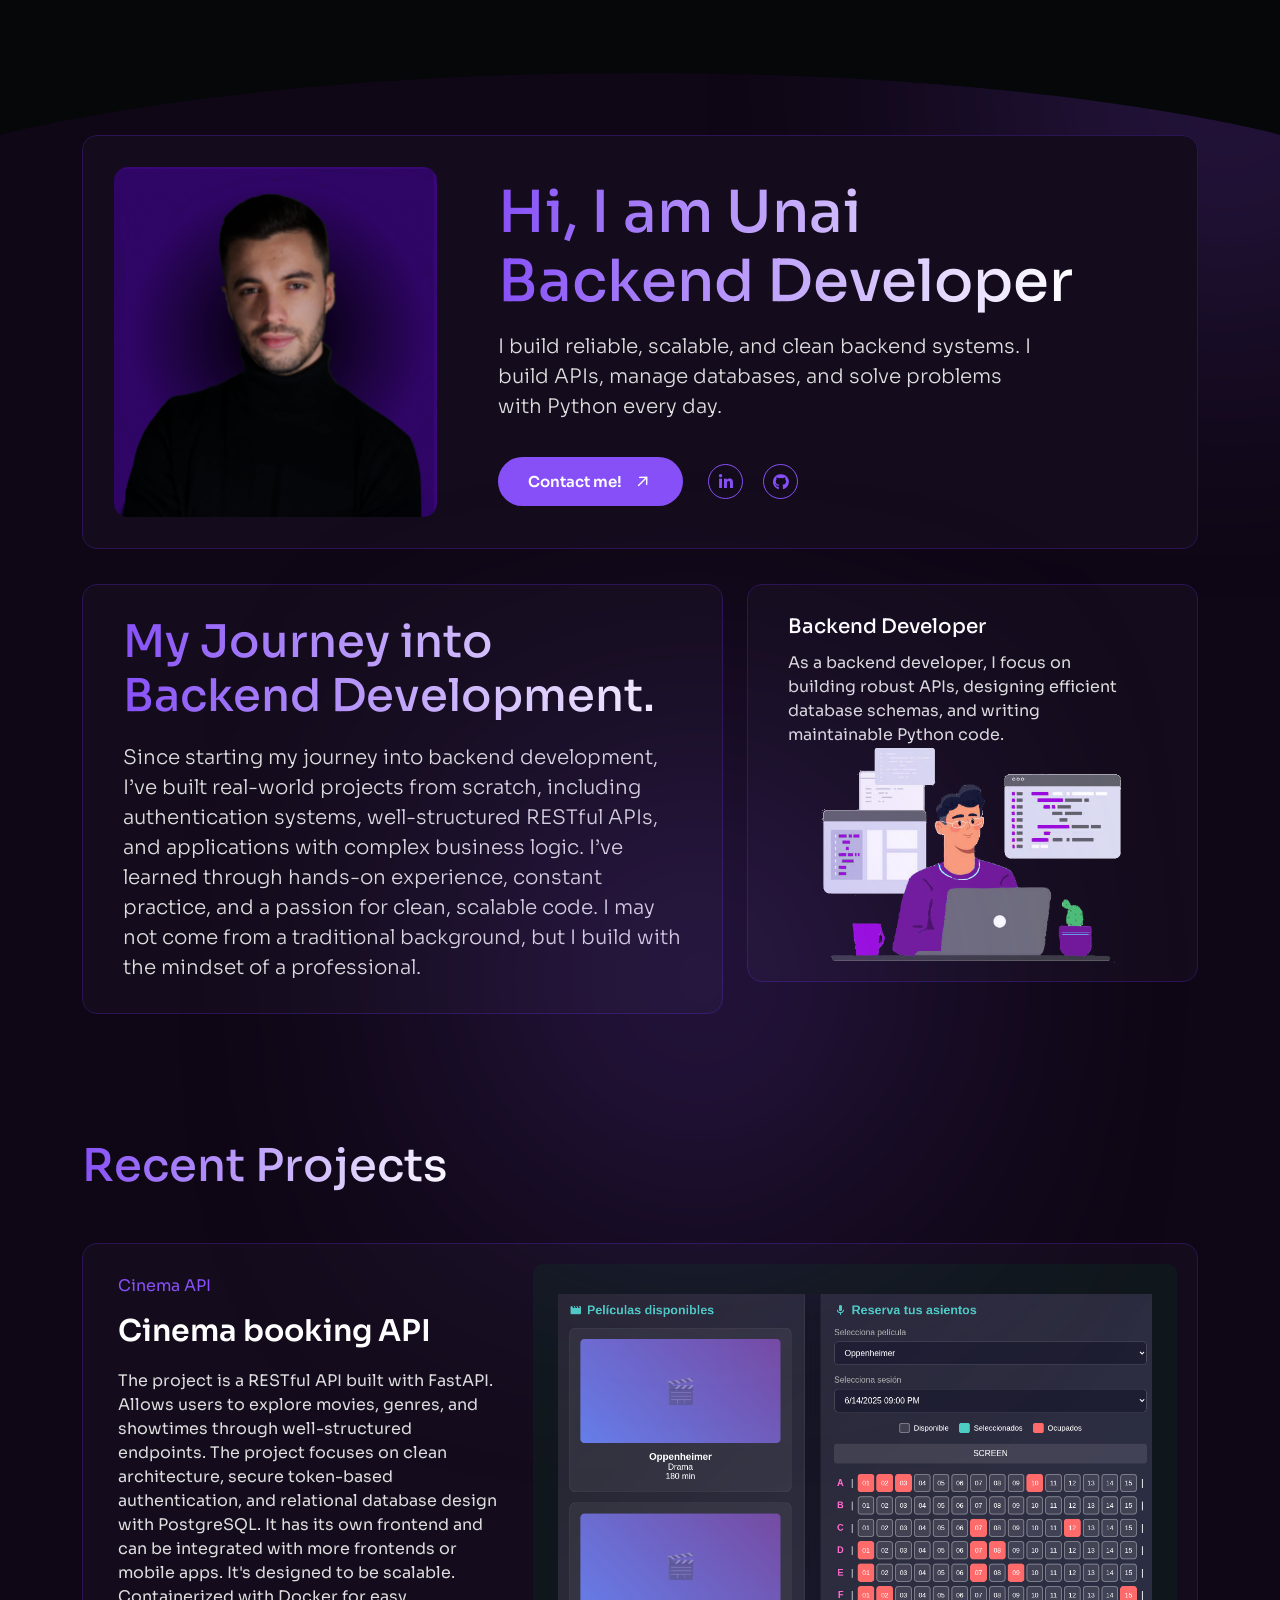
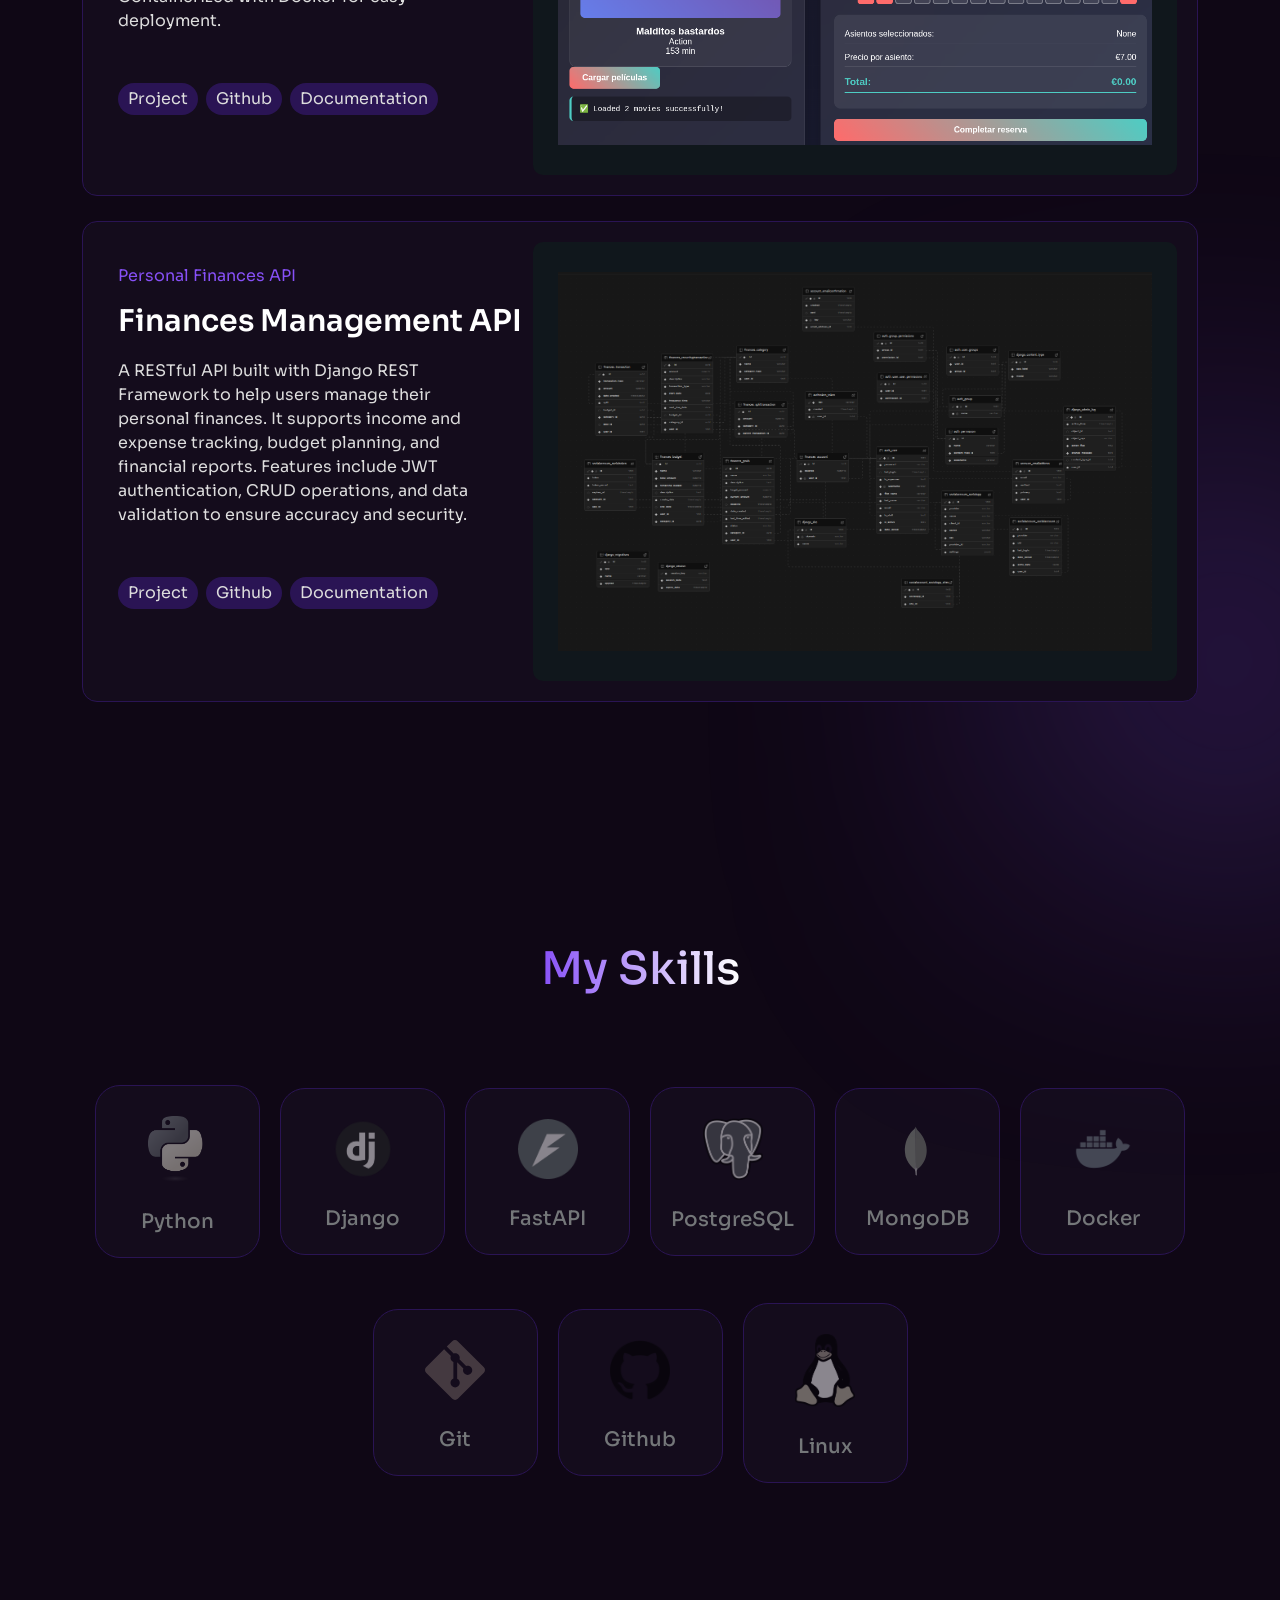
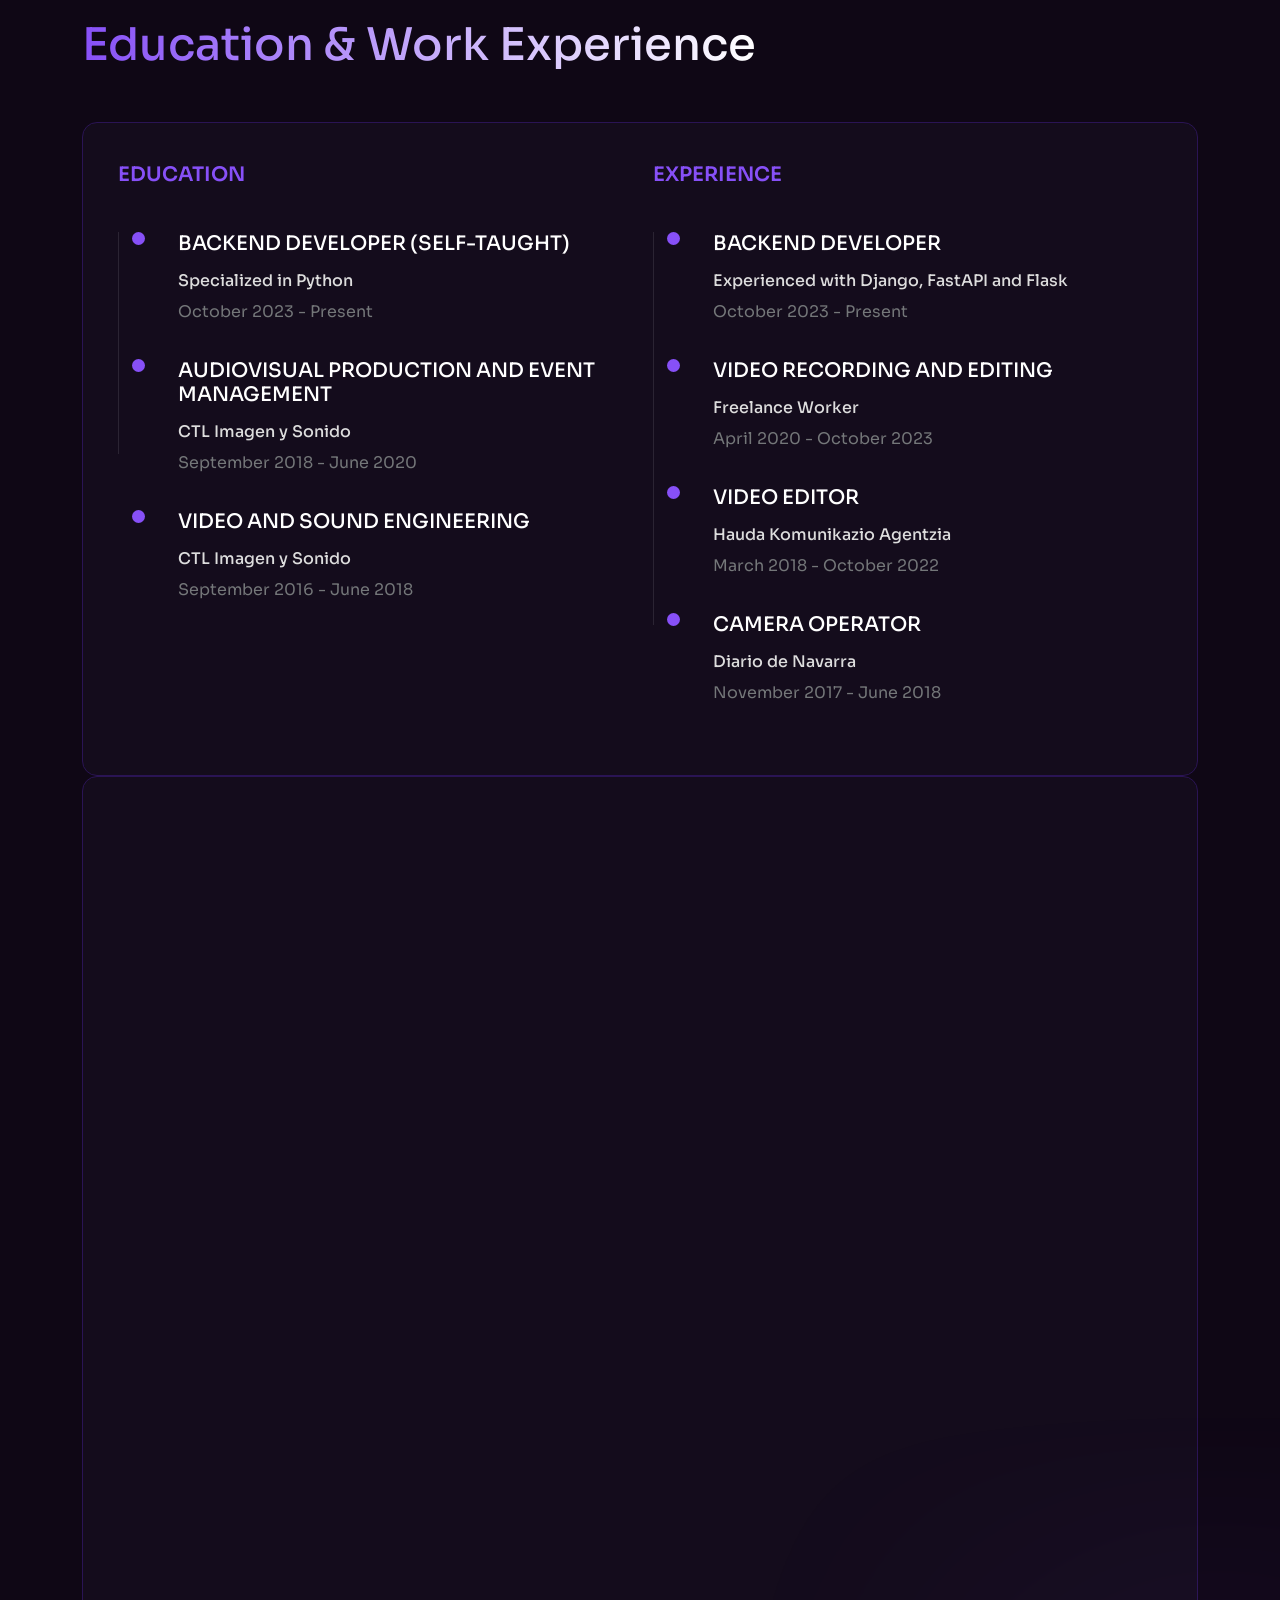
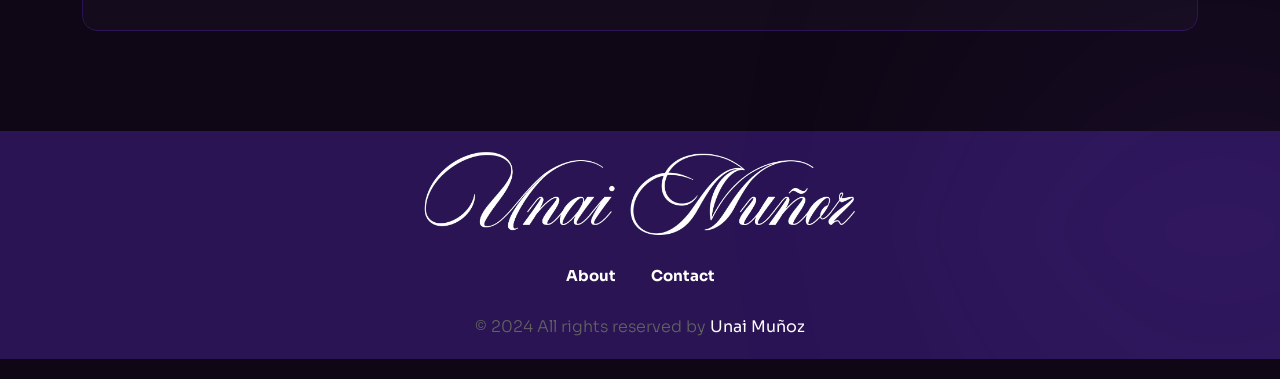
<file: Template/index.html>
<!DOCTYPE html>
<html class="no-js" lang="en">

<head>
   <meta charset="utf-8" />
   <meta http-equiv="x-ua-compatible" content="ie=edge" />
   <meta name="viewport" content="width=device-width, initial-scale=1" />
   <meta name="description" content="" />

   <!-- Site Title -->
   <title>Unai Muñoz - Personal Portfolio</title>

   <!-- Place favicon.ico in the root directory -->
   <link rel="apple-touch-icon" href="./assets/img/favicon.png" />
   <link rel="shortcut icon" type="image/png" href="./assets/img/favicon.png" />

   <!-- CSS here -->
   <link rel="stylesheet" href="assets/css/animate.min.css" />
   <link rel="stylesheet" href="assets/css/bootstrap.min.css" />
   <link rel="stylesheet" href="assets/css/font-awesome-pro.min.css" />
   <link rel="stylesheet" href="assets/css/flaticon_gerold.css" />
   <link rel="stylesheet" href="assets/css/nice-select.css" />
   <link rel="stylesheet" href="assets/css/backToTop.css" />
   <link rel="stylesheet" href="assets/css/owl.carousel.min.css" />
   <link rel="stylesheet" href="assets/css/swiper.min.css" />
   <link rel="stylesheet" href="assets/css/odometer-theme-default.css" />
   <link rel="stylesheet" href="assets/css/magnific-popup.css" />
   <link rel="stylesheet" href="assets/css/main.css" />
   <link rel="stylesheet" href="assets/css/main-2.css" />
   <link rel="stylesheet" href="assets/css/light-mode.css" />
   <link rel="stylesheet" href="assets/css/meanmenu.css" />
   <link rel="stylesheet" href="assets/css/responsive.css" />
   <link rel="stylesheet" href="assets/css/responsive-2.css" />
   <!-- Google tag (gtag.js) -->
   <script async src="https://www.googletagmanager.com/gtag/js?id=G-VV5L5KRPJP"></script>
   <script>
   window.dataLayer = window.dataLayer || [];
   function gtag(){dataLayer.push(arguments);}
   gtag('js', new Date());

   gtag('config', 'G-VV5L5KRPJP');
   </script>
</head>

<body>
   <!-- Preloader Area Start -->
   <div class="preloader">
      <svg viewBox="0 0 1000 1000" preserveAspectRatio="none">
         <path id="preloaderSvg" d="M0,1005S175,995,500,995s500,5,500,5V0H0Z"></path>
      </svg>

      <div class="preloader-heading">
         <div class="load-text">
            <span>U</span>
            <span>n</span>
            <span>a</span>
            <span>i</span>
         </div>
      </div>
   </div>
   <!-- Preloader Area End -->

   <!-- start: Back To Top -->
   <div class="progress-wrap" id="scrollUp">
      <svg class="progress-circle svg-content" width="100%" height="100%" viewBox="-1 -1 102 102">
         <path d="M50,1 a49,49 0 0,1 0,98 a49,49 0 0,1 0,-98" />
      </svg>
   </div>
   <!-- end: Back To Top -->

   <!-- HEADER START -->
   <header class="tj-header-area style-2 header-absolute">
      <div class="container">
         <div class="row">
            <div class="col-12 d-flex flex-wrap align-items-center">
               <div class="logo-box">
                  <a href="index.html">
                     <img src="assets/img/logo/logo_unai.png" alt="" />
                  </a>
               </div>
               <div class="header-info-list d-none d-md-inline-block">
                  <ul class="ul-reset">
                     <li><a href="mailto:unai.devel@gmail.com">unai.devel@gmail.com</a></li>
                  </ul>
               </div>
               <div class="header-menu" id="headerMenu">
                  <nav>
                     <ul>
                        <li class="has-dropdown current-menu-ancestor">
                           <a class="current-menu-item" href="index.html">Home</a>
                           <ul class="sub-menu">
                              <li class="has-dropdown current-menu-ancestor">
                                 <a href="index.html">Dark Mode</a>
                                 <ul class="sub-menu">
                                    <li>
                                    </li>
                                 </ul>
                              </li>
                              <li class="has-dropdown">
                                 <a href="index-light.html">Light Mode</a>
                                 <ul class="sub-menu">
                                    <li>
                                    </li>
                                 </li>
                              </ul>
                           </li>
                        </ul>
                     </li>
                     <li><a href="about.html">About</a></li>
                     <li><a href="contact.html">Contact</a></li>
                     <li><a href="index_es.html" class="lang-switch3">ES</a></li>
                     </ul>
                  </nav>
               </div>
               <div class="mobile-menu d-lg-none"></div>
               <div class="header-button">
                  <a href="/assets/CVs/Unai_Munoz_CV_en.pdf" download class="tj-btn-primary-2">Download CV</a>
                     <span class="icon_box">
                        <!-- <i class="flaticon-download icon_first"></i> -->
                        <!-- <i class="flaticon-download icon_second"></i> -->
                     </span>
                  </a>
               </div>
               <div class="menu-bar d-lg-none">
                  <button>
                     <span></span>
                     <span></span>
                     <span></span>
                     <span></span>
                  </button>
               </div>
            </div>
         </div>
      </div>
   </header>
   <header class="tj-header-area style-2 header-2 header-sticky sticky-out">
      <div class="container">
         <div class="row">
            <div class="col-12 d-flex flex-wrap align-items-center">
               <div class="logo-box">
                  <a href="index.html">
                     <img src="assets/img/logo/logo_unai.png" alt="" />
                  </a>
               </div>
               <div class="header-info-list d-none d-md-inline-block">
                  <ul class="ul-reset">
                     <li><a href="mailto:unai.devel@gmail.com">unai.devel@gmail.com</a></li>
                  </ul>
               </div>
               <div class="header-menu">
                  <nav>
                     <ul>
                        <li class="has-dropdown current-menu-ancestor">
                           <a class="current-menu-item" href="index.html">Home</a>
                           <ul class="sub-menu">
                              <li class="has-dropdown current-menu-ancestor">
                                 <a href="index.html">Dark Mode</a>
                                    <ul class="sub-menu">
                                    </ul>
                              </li>
                              <li class="has-dropdown">
                                 <a href="index-light.html">Light Mode</a>
                                 <ul class="sub-menu">
                                       </li>
                                 </ul>
                              </li>
                           </ul>
                        </li>
                        <li><a href="about.html">About</a></li>
                        
                        <li><a href="contact.html">Contact</a></li>
                        <li><a href="index_es.html" class="lang-switch3">ES</a></li>
                     </ul>
                  </nav>
               </div>
               <div class="mobile-menu d-lg-none"></div>
               <div class="header-button">
                  <a href="/assets/CVs/Unai_Munoz_CV_en.pdf" download class="tj-btn-primary-2">Download CV</a>
                     <span class="icon_box">
                        <!-- <i class="flaticon-download icon_first"></i>
                        <i class="flaticon-download icon_second"></i> -->
                     </span>
                  </a>
               </div>
               <div class="menu-bar d-lg-none">
                  <button>
                     <span></span>
                     <span></span>
                     <span></span>
                     <span></span>
                  </button>
               </div>
            </div>
         </div>
      </div>
   </header>
   <!-- HEADER END -->

   <main class="site-content" id="content">
      <!-- HERO SECTION START -->
      <section class="hero-section style-2 d-flex align-items-center" id="intro">
         <div class="container">
            <div class="row">
               <div class="col-12">
                  <div class="hero-wrrapper wow fadeInUp" data-wow-delay=".4s">
                     <div class="hero-image-box d-none d-md-inline-block">
                        <img src="assets/img/hero/hero-2_unai.png" alt="" />
                     </div>
                     <div class="hero-content-box">
                        <h1 class="hero-title">Hi, I am Unai <br />Backend Developer</h1>
                        <div class="hero-image-box d-md-none text-center">
                           <img src="assets/img/hero/me.png" alt="" />
                        </div>
                        <p class="lead">I build reliable, scalable, and clean backend systems. I build APIs, manage databases, and solve problems with Python every day.</p>
                        <div class="button-box d-flex flex-wrap align-items-center">
                           <a href="contact.html" class="tj-btn-primary-2">
                              Contact me!
                              <span class="icon_box">
                                 <i class="fa-regular fa-arrow-right icon_first"></i>
                                 <i class="fa-regular fa-arrow-right icon_second"></i>
                              </span>
                           </a>
                           <ul class="ul-reset social-icons style-2">
                              <!-- <li>
                                 <a href="#"><i class="fa-brands fa-twitter"></i></a>
                              </li>
                              <li>
                                 <a href="#"><i class="fa-light fa-basketball"></i></a>
                              </li>-->
                              <li> 
                                 <a href="https://www.linkedin.com/in/unai-munoz-pascual/" target="_blank" rel="noopener noreferrer"><i class="fa-brands fa-linkedin-in"></i></a>
                              </li>
                              <li>
                                 <a href="https://github.com/unaidevel" target="_blank" rel="noopener noreferrer"><i class="fa-brands fa-github"></i></a>
                              </li>
                           </ul>
                        </div>
                     </div>
                  </div>
                  </div>
                  <div class="about-area">
                     <div class="row">
                        <div class="col-lg-7">
                           <div class="about-left-content  wow fadeInUp" data-wow-delay=".3s">
                              <h2 class="title">My Journey into Backend Development.</h2>
                              <div class="desc">
                                 <p class="lead">
                                    Since starting my journey into backend development, I’ve built real-world projects from scratch, 
                                    including authentication systems, well-structured RESTful APIs, and applications with complex business logic.
                                    I’ve learned through hands-on experience, constant practice, and a passion for clean, scalable code.
                                    I may not come from a traditional background, but I build with the mindset of a professional.
                                 </p>
                              </div>
                              <!-- <div class="about-button d-flex">
                                 <a href="#" class="btn tj-btn-primary-2">Contact Me
                                    <span class="icon_box">
                                       <i class="fa-regular fa-arrow-right icon_first"></i>
                                       <i class="fa-regular fa-arrow-right icon_second"></i>
                                    </span>
                                 </a>
                              </div> -->
                           </div>
                        </div>
                        <div class="col-lg-5">
                           <div class="about-right-content  wow fadeInUp" data-wow-delay=".5s">
                              <div class="about-text">
                                 <h5 class="title">Backend Developer</h5>
                                 <div class="desc">
                                    <p class="full-width-paragraph_en">
                                       As a backend developer, I focus on building robust APIs, 
                                       designing efficient database schemas, and writing maintainable Python code. </p>
                                 </div>   
                              </div>
                              <div class="about-images">
                                 <img src="assets/img/hero/about_first.png" alt="Images" />
                              </div>
                           </div>
                        </div>
                     </div>
                  </div>
               </div>
            </div>
         </div>
      </section>
      <!-- HERO SECTION END -->

      <!-- PROJECT SECTION START -->
      <section class="project-section" id="works-section">
         <div class="container">
            <div class="row">
               <div class="col-12">
                  <div class="section-header style-2">
                     <section class="project-section" id="works-section" style="margin-top: 30px;"></section>
                     <h2 class="section-title wow fadeInUp" data-wow-delay=".4s">Recent Projects</h2>
                  </div>
               </div>
            </div>
            <div class="row">
               <div class="col-12">
                  <div class="project-content-area featured wow fadeInUp" data-wow-delay=".5s">
                     <div class="project-left-content">
                        <div class="project_content">
                           <span class="subtitle">Cinema API</span>
                           <h3 class="title"><button data-mfp-src="#portfolio-wrapper1"
                                 class="modal-popup">Cinema booking API</button></h3>
                           <p class="desc">
                              The project is a RESTful API built with FastAPI.
                              Allows users to explore movies, genres, and showtimes through well-structured endpoints.
                              The project focuses on clean architecture, secure token-based authentication, and relational database design with PostgreSQL. It has its own frontend and can be integrated with more frontends or mobile apps. 
                              It's designed to be scalable. Containerized with Docker for easy deployment.
                           </p>
                        </div>
                        <ul class="project_tags">
                           <li><a href="https://cinema.unaimunoz.dev/" target="_blank" rel="noopener noreferrer">Project</a></li>
                           <li><a href="https://github.com/unaidevel/CinemaBookingAPI" target="_blank" rel="noopener noreferrer">Github</a></li>
                           <li><a href="https://cinema-api.unaimunoz.dev/docs" target="_blank" rel="noopener noreferrer">Documentation</a></li>
                        </ul>
                        <div class="desc">
                           
                        </div>
                        <div class="project-feature-item">
                           <div class="project-images">
                           </div>
                           <div class="project-text">

                           </div>
                        </div>
                     </div>
                     <div class="project-wrapper">
                        <img src="assets/img/portfolio/project_1_image.png" alt="Images" />
                     </div>
                  </div>
               </div>
            </div>
                     <div class="row">
               <div class="col-12">
                  <div class="project-content-area featured wow fadeInUp" data-wow-delay=".5s">
                     <div class="project-left-content">
                        <div class="project_content">
                           <span class="subtitle">Personal Finances API</span>
                           <h3 class="title" style="white-space: nowrap;"><button data-mfp-src="#portfolio-wrapper2"
                                 class="modal-popup">Finances Management API</button></h3>
                           <p class="desc">
                              A RESTful API built with Django REST Framework to help users manage their personal finances.
                              It supports income and expense tracking, budget planning, and financial reports.
                              Features include JWT authentication, CRUD operations, 
                              and data validation to ensure accuracy and security.
                           </p>
                        </div>
                        <ul class="project_tags">
                           <li><a href="https://django-api.unaimunoz.dev/"  target="_blank" rel="noopener noreferrer">Project</a></li>
                           <li><a href="https://github.com/unaidevel/PersonalFinancesAPI" target="_blank" rel="noopener noreferrer">Github</a></li>
                           <li><a href="https://django-api.unaimunoz.dev/api/swagger/" target="_blank" rel="noopener noreferrer">Documentation</a></li>
                        </ul>
                        <div class="desc">
                           
                        </div>
                        <div class="project-feature-item">
                           <div class="project-images">
                           </div>
                           <div class="project-text">

                           </div>
                        </div>
                     </div>
                     <div class="project-wrapper">
                        <img src="assets/img/portfolio/project_2_image.png" alt="Images" />
                     </div>
                  </div>
               </div>
            </div>
         </div>
      </section>
      <!-- PROJECT SECTION END -->

      <!-- SKILLS SECTION START -->
      <section class="skills-section style-2" id="skills-section">
         <div class="container">
            <div class="row">
               <div class="col-12">
                  <div class="section-header style-2 text-center">
                     <h2 class="section-title wow fadeInUp" data-wow-delay=".3s">My Skills</h2>
                     <p class="wow fadeInUp" data-wow-delay=".4s">
                        The right tools in the right hands can build powerful things — here are mine.
                     </p>
                  </div>
               </div>
            </div>
            <div class="row">
               <div class="col-md-12">
                  <div class="skills-widget style-2 d-flex flex-wrap justify-content-center align-items-center">
                     <div class="skill-item wow fadeInUp" data-wow-delay=".3s">
                        <div class="skill-inner">
                           <div class="icon-box">
                              <img src="assets/img/icons/python.png" alt="" />
                           </div>
                           <div class="number">Python</div>
                        </div>
                        <p></p>
                     </div>
                     <div class="skill-item wow fadeInUp" data-wow-delay=".4s">
                        <div class="skill-inner">
                           <div class="icon-box">
                              <img src="assets/img/icons/djagno_red.png" alt="" />
                           </div>
                           <div class="number">Django</div>
                        </div>
                        <p></p>
                     </div>
                     <div class="skill-item wow fadeInUp" data-wow-delay=".5s">
                        <div class="skill-inner">
                           <div class="icon-box">
                              <img src="assets/img/icons/fastAPI.png" alt="" />
                           </div>
                           <div class="number">FastAPI</div>
                        </div>
                        <p></p>
                     </div>
                     <div class="skill-item wow fadeInUp" data-wow-delay=".6s">
                        <div class="skill-inner">
                           <div class="icon-box">
                              <img src="assets/img/icons/postgresql.png" alt="" />
                           </div>
                           <div class="number">PostgreSQL</div>
                        </div>
                        <p></p>
                     </div>
                     <div class="skill-item wow fadeInUp" data-wow-delay=".5s">
                        <div class="skill-inner">
                           <div class="icon-box">
                              <img src="assets/img/icons/mongodb.svg" alt="" />
                           </div>
                           <div class="number">MongoDB</div>
                        </div>
                        <p></p>
                     </div>
                     <div class="skill-item wow fadeInUp" data-wow-delay=".7s">
                        <div class="skill-inner">
                           <div class="icon-box">
                              <img src="assets/img/icons/docker.png" alt="" />
                           </div>
                           <div class="number">Docker</div>
                        </div>
                        <p></p>
                     </div>
                     <div class="skill-item wow fadeInUp" data-wow-delay=".8s">
                        <div class="skill-inner">
                           <div class="icon-box">
                              <img src="assets/img/icons/git-icon.svg" alt="" />
                           </div>
                           <div class="number">Git</div>
                        </div>
                        <p></p>
                     </div>
                     <div class="skill-item wow fadeInUp" data-wow-delay=".5s">
                        <div class="skill-inner">
                           <div class="icon-box">
                              <img src="assets/img/icons/github.png" alt="" />
                           </div>
                           <div class="number">Github</div>
                        </div>
                        <p></p>
                     </div>
                     <div class="skill-item wow fadeInUp" data-wow-delay=".5s">
                        <div class="skill-inner">
                           <div class="icon-box">
                              <img src="assets/img/icons/linux.png" alt="" />
                           </div>
                           <div class="number">Linux</div>
                        </div>
                        <p></p>
                     </div>
                  </div>
               </div>
            </div>
         </div>
      </section>
      <!-- SKILLS SECTION END -->



      <!-- start: Portfolio Popup -->
      <div id="portfolio-wrapper1" class="popup_content_area zoom-anim-dialog mfp-hide" data-lenis-prevent>
         <div class="popup_modal_img">
            <img src="./assets/img/portfolio/Pasted image.png" alt="" />
         </div>
         <div class="popup_modal_content">
            <div class="portfolio_info">
               <div class="portfolio_info_text">
                  <h2 class="title">FastAPI Cinema Booking service</h2>
                  <div class="desc">
                     <p>
                        On this RESTful API, I focused on delivering data efficiently, always keeping security and scalability in mind.
                        It is ready to serve as a solid backend foundation for cinema-related applications.
                     </p>
                  </div>
                  <a href="https://cinema.unaimunoz.dev/" class="btn tj-btn-primary" target="_blank">Check it out <i class="fal fa-arrow-right"></i></a>
               </div>
               <div class="portfolio_info_items">
                  <div class="info_item">
                     <div class="key">Category</div>
                     <div class="value">RESTful API</div>
                  </div>
                  <div class="info_item">
                     <div class="key">Purpose</div>
                     <div class="value">Portfolio showcase</div>
                  </div>
                  <div class="info_item">
                     <div class="key">Start Date</div>
                     <div class="value">April, 2025</div>
                  </div>
                  <div class="info_item">
                     <div class="key">Developer</div>
                     <div class="value"><a href="#">Unai Muñoz</a></div>
                  </div>
               </div>
            </div>
            <div class="portfolio_gallery owl-carousel">
               <div class="gallery_item">
                  <img src="./assets/img/portfolio-gallery/p-gallery-12.png" alt="" />
               </div>
               <div class="gallery_item">
                  <img src="./assets/img/portfolio-gallery/p-gallery-13.png" alt="" />
               </div>
               <div class="gallery_item">
                  <img src="./assets/img/portfolio-gallery/p-gallery-14.png" alt="" />
               </div>
               <div class="gallery_item">
                  <img src="./assets/img/portfolio-gallery/p-gallery-15.png" alt="" />
               </div>
            </div>
            <div class="portfolio_description">
               <h2 class="title">Project Description</h2>
               <div class="desc">
                  <p>
                     Cinema booking system presents several challenges when designing the backend.
                     Seat reservations and preventing duplicate bookings have been a constant focus throughout the development process.
                     Users can browse movies and their details, reserve seats, and track their full booking history.
                     The system also includes a movie review feature. Most movie and session-related endpoints are restricted to administrators or staff members.
                     It also implements validation through serializers, along with additional custom checks to enhance system security.
                  </p>
               </div>
            </div>
            <div class="portfolio_story_approach">
               <div class="portfolio_story">
                  <div class="story_title">
                     <h4 class="title">Key Features</h4>
                  </div>
                  <div class="story_content">
                     <p> -JWT authentication with secure route protection</p>
                     <p> -Movie browsing and session management</p>
                     <p> -Seat reservation and locking system to prevent double bookings</p>
                     <p> -Reservation history tracking and movie ratings</p>
                     <p> -Designed for easy frontend integration</p>
                  </div>
               </div>
               <div class="portfolio_approach">
                  <div class="approach_title">
                     <h4 class="title">Technologies Used</h4>
                  </div>
                  <div class="approach_content">
                     <p> -FastAPI for a high-performance backend</p>
                     <p> -PostgreSQL as the relational database system</p>
                     <p> -JWT for secure authentication</p>
                     <p> -Alembic for database schema migrations</p>
                     <p> -Pydantic for data validation</p>
                     <p> -Docker for containerized development and deployment</p>
                     <p> -Git & GitHub for version control</p>
                  </div>
               </div>
            </div>
            <div class="portfolio_navigation">
               <div class="navigation_item prev-project">
                  <a href="#" class="project">

                     <div class="nav_project">

                     </div>
                  </a>
               </div>
               <div class="navigation_item next-project">
                  <a href="#portfolio-wrapper2" class="project">
                     <div class="nav_project">
                        <div class="label">Next Project</div>
                        <h3 class="title" style="white-space: nowrap;">Django API</h3>
                     </div>
                     <i class="fal fa-arrow-right"></i>
                  </a>
               </div>
            </div>
         </div>
      </div>
      <!-- end: Portfolio Popup -->

      <!-- start: Portfolio Popup -->
      <div id="portfolio-wrapper2" class="popup_content_area zoom-anim-dialog mfp-hide" data-lenis-prevent>
         <div class="popup_modal_img">
            <img src="./assets/img/portfolio/project_2_image.png" alt="" />
         </div>
         <div class="popup_modal_content">
            <div class="portfolio_info">
               <div class="portfolio_info_text">

                  <h2 class="title">Django Personal Finances API</h2>
                  <div class="desc">
                     <p>
                        This application was developed using Django REST Framework (DRF) with the goal of going beyond basic 
                        CRUD operations for income and expense tracking. It includes user-focused customization features such as custom categories, 
                        recurring income and expenses, data export in multiple file formats, budgeting tools, and goal tracking.
                     </p>
                  </div>
                  <a href="https://django-api.unaimunoz.dev/" target="_blank" class="btn tj-btn-primary">Check it out <i class="fal fa-arrow-right"></i></a>
               </div>
               <div class="portfolio_info_items">
                  <div class="info_item">
                     <div class="key">Category</div>
                     <div class="value">RESTful API</div>
                  </div>
                  <div class="info_item">
                     <div class="key">Purpose</div>
                     <div class="value">Portfolio showcase</div>
                  </div>
                  <div class="info_item">
                     <div class="key">Start Date</div>
                     <div class="value">February, 2025</div>
                  </div>
                  <div class="info_item">
                     <div class="key">Developer</div>
                     <div class="value"><a href="#">Unai Muñoz</a></div>
                  </div>
               </div>
            </div>
            <div class="portfolio_gallery owl-carousel">
               <div class="gallery_item">
                  <img src="./assets/img/portfolio/django_database_1.png" alt="" />
               </div>
               <div class="gallery_item">
                  <img src="./assets/img/portfolio/Pasted image (6).png" alt="" />
               </div>
               <div class="gallery_item">
                  <img src="./assets/img/portfolio/Pasted image (7).png" alt="" />
               </div>
               <div class="gallery_item">
                  <img src="./assets/img/portfolio/Pasted image (4).png" alt="" />
               </div>
            </div>
            <div class="portfolio_description">
               <h2 class="title">Project Description</h2>
               <div class="desc">
                  <p>
                     Synchronization between all models and routes has been a constant focus throughout the development of this app.
                     Building a solid and well-structured foundation from the start was my top priority to ensure robustness and scalability.
                     The API includes routes restricted for administrators or staff members.
                     Category-based organization, income and expense tracking, balance visualizations, data export, and advanced user-facing analytics are the most powerful features this backend has.
                  </p>
               </div>
            </div>
            <div class="portfolio_story_approach">
               <div class="portfolio_story">
                  <div class="story_title">
                     <h4 class="title">KEY FEATURES</h4>
                  </div>
                  <div class="story_content">
                     <p> -Token-based authentication to secure user data</p>
                     <p> -Track incomes and expenses with timestamps and categories</p>
                     <p> -Custom category management for flexible organization</p>
                     <p> -Summary endpoints showing total balance, monthly stats, and trends</p>
                     <p> -CSV export of transactions for backup or analysis</p>
                     <p> -CRUD operations for all resources (transactions, categories, users)</p>
                     <p> -Built-in tests to ensure reliability and maintainability</p>
                     <p> -Modular architecture ready for frontend easy integration</p>
                  </div>
               </div>
               <div class="portfolio_approach">
                  <div class="approach_title">
                     <h4 class="title">TECHNOLOGIES USED</h4>
                  </div>
                  <div class="approach_content">
                     <p> -Django REST Framework for API development</p>
                     <p> -DRF Serializers & Viewsets to simplify and organize business logic</p>
                     <p> -PostgreSQL for structured data storage</p>
                     <p> -Simple JWT for secure authentication</p>
                     <p> -Docker for consistent development and deployment environments</p>
                     <p> -Django TestCase for automated testing</p>
                     <p> -Git & GitHub for version control</p>
                  </div>
               </div>
            </div>
            <div class="portfolio_navigation">
               <div class="navigation_item prev-project">
                  <a href="#portfolio-wrapper1" class="project">
                     <i class="fal fa-arrow-left"></i>
                     <div class="nav_project">
                        <div class="label">Previous Project</div>
                        <h3 class="title">FastAPI Cinema API</h3>
                     </div>
                  </a>
               </div>
               <div class="navigation_item next-project">
                  <a href="#" class="project">
                     <div class="nav_project">
                     </div>
                  </a>
               </div>
            </div>
         </div>
      </div>
      <!-- end: Portfolio Popup -->


      <!-- WORKS SECTION START -->
      <section class="works-section" id="resume-section">
         <div class="container">
            <div class="row">
               <div class="col-12">
                  <div class="section-header style-2">
                     <h2 class="section-title wow fadeInUp" data-wow-delay=".4s">Education & Work Experience</h2>
                  </div>
               </div>
            </div>
            <div class="row">
               <div class="col-12">
                  <div class="works-content-area wow fadeInUp" data-wow-delay=".8s">
                     <div class="works-content-item">
                        <h6 class="title">Education</h6>
                        <div class="works-content-box">
                           <div class="works-item">
                              <h5 class="title">Backend Developer (Self-taught)</h5>
                              <h6 class="sub-title">Specialized in Python</h6>
                              <span>October 2023 - Present</span>
                           </div>
                           <div class="works-item">
                              <h5 class="title">Audiovisual Production and Event Management</h5>
                              <h6 class="sub-title">CTL Imagen y Sonido</h6>
                              <span>September 2018 - June 2020</span>
                           </div>
                           <div class="works-item">
                              <h5 class="title"> Video and Sound Engineering</h5>
                              <h6 class="sub-title">CTL Imagen y Sonido</h6>
                              <span>September 2016 - June 2018</span>
                           </div>
                        </div>
                     </div>
                     <div class="works-content-item">
                        <h6 class="title">Experience</h6>
                        <div class="works-content-box">
                           <div class="works-item">
                              <h5 class="title">Backend Developer</h5>
                              <h6 class="sub-title">Experienced with Django, FastAPI and Flask</h6>
                              <span>October 2023 - Present</span>
                           </div>
                           <div class="works-item">
                              <h5 class="title">Video Recording and Editing</h5>
                              <h6 class="sub-title">Freelance Worker</h6>
                              <span>April 2020 - October 2023</span>
                           </div>
                           <div class="works-item">
                              <h5 class="title">Video Editor</h5>
                              <h6 class="sub-title">Hauda Komunikazio Agentzia</h6>
                              <span>March 2018 - October 2022</span>
                           </div>
                           <div class="works-item">
                              <h5 class="title">Camera Operator</h5>
                              <h6 class="sub-title">Diario de Navarra</h6>
                              <span>November 2017 - June 2018</span>
                           </div>
                        </div>
                     </div>
                     </div>
                  </div>
               </div>
            </div>
         </div>
      </section>
      <!-- WORKS SECTION END -->




      <!-- CONTACT SECTION START -->
      <section class="contact-section style-2" id="contact-section">
         <div class="container">
            <div class="row">
               <div class="col-12">
                  <div class="contact-content-area">
                     <div class="contact-form-box order-2 order-md-1 wow fadeInLeft" data-wow-delay=".3s">
                        <div class="section-header">
                           <h2 class="section-title">
                              Contact me!
                           </h2>
                           <p>Building the engine that powers your product.
                           </p>
                        </div>
                        <div class="tj-contact-form style-2">
                           <form id="contact-form" action="https://formsubmit.com/a16f0b64674407ab38da5df5afa9f62b" method="POST" target="_blank">
                              <input type="hidden" name="form-name" value="contact"/>
                              <div class="form_group">
                                 <input name="_formsubmit_id" type="text" style="display:none">
                                 <input type="text" name="First_Name" id="conName" placeholder="First name"
                                    autocomplete="off" />
                              </div>
                              <div class="form_group">
                                 <input type="text" name="Second_name" id="conLName" placeholder="Last name"
                                    autocomplete="off" />
                              </div>
                              <div class="form_group">
                                 <input type="email" name="Email" id="conEmail" placeholder="Email address"
                                    autocomplete="off" />
                              </div>
                              <div class="form_group">
                                 <input type="tel" name="Phone" id="conPhone" placeholder="Phone number"
                                    autocomplete="off" />
                              </div>
                              <div class="form_group">
                                 <textarea name="Message" id="conMessage" placeholder="Message"></textarea>
                              </div>
                              <div class="form_btn">
                                 <button type="submit" class="btn tj-btn-primary-2">Send Message
                                    <span class="icon_box">
                                       <i class="fa-regular fa-arrow-right icon_first"></i>
                                       <i class="fa-regular fa-arrow-right icon_second"></i>
                                    </span>
                                 </button>
                              </div>
                              <small id="form-message" style="display: none; color: rgb(255, 255, 255); margin-top: 10px;"></small>
                           </form>
                        </div>
                     </div>
                     <div class="contact-info-list-2 order-1 order-md-2">
                        <div class="desc wow fadeInRight" data-wow-delay=".3s">
                           <p>
                              I'm currently avaliable to take on new projects, so feel free to send me a message about
                              anything that you want to run past me.
                           </p>
                        </div>
                        <ul class="ul-reset contact-info-list-3">
                           <li class="wow fadeInRight" data-wow-delay=".3s">
                              <a href="tel:638496915">+34 638 496 915</a>
                           </li>
                           <li class="wow fadeInRight" data-wow-delay=".4s">
                              <a href="mailto:unai.devel@gmail.com">unai.devel@gmail.com</a>
                           </li>
                           <li class="wow fadeInRight" data-wow-delay=".5s">
                              <p>Pamplona, Navarra, Spain</p>
                           </li>
                        </ul>
                        <ul class="ul-reset social-icons style-3 wow fadeInRight" data-wow-delay=".6s">
                           <!-- <li>
                              <a href="#"><i class="fa-brands fa-twitter"></i></a>
                           </li> -->
                           <li>
                              <a href="#"><i class="fa-light fa-basketball"></i></a>
                           </li>
                           <li>
                              <a href="https://www.linkedin.com/in/unai-munoz-pascual/" target="_blank"><i class="fa-brands fa-linkedin-in"></i></a>
                           </li>
                           <li>
                              <a href="https://github.com/unaidevel/" target="_blank"><i class="fa-brands fa-github"></i></a>
                           </li>
                        </ul>
                     </div>
                  </div>
               </div>
            </div>
         </div>
      </section>
      <!-- CONTACT SECTION END -->

      <!-- BEGIN: Contact Form Success Modal Message -->
      <!-- <div class="modal contact_modal" id="message_sent" tabindex="-1">
         <div class="modal-dialog">
            <div class="modal-content">
               <div class="modal-header">
                  <span class="modal-title"><strong>Message Sent Successfully.</strong></span>
                  <button type="button" class="close" data-bs-dismiss="modal" aria-label="Close"><i
                        class="fas fa-times"></i></button>
               </div>
               <div class="modal-body">
                  <p>Thank you for contacting me. I will get back to you shortly.<br />Have a great day!</p>
               </div>
               <div class="modal-footer">
                  <button type="button" class="btn" data-bs-dismiss="modal">Close</button>
               </div>
            </div>
         </div>
      </div> -->
      <!-- END: Contact Form Success Modal Message -->

      <!-- BEGIN: Contact Form Fail Modal Message -->
      <!-- <div class="modal contact_modal failed" id="message_fail" tabindex="-1">
         <div class="modal-dialog">
            <div class="modal-content">
               <div class="modal-header">
                  <span class="modal-title"><strong>Error</strong></span>
                  <button type="button" class="close" data-bs-dismiss="modal" aria-label="Close"><i
                        class="fas fa-times"></i></button>
               </div>
               <div class="modal-body">
                  <p>Oops! Something went wrong, please try again.</p>
               </div>
               <div class="modal-footer">
                  <button type="button" class="btn" data-bs-dismiss="modal">Close</button>
               </div>
            </div>
         </div>
      </div> -->
      <!-- END: Contact Form Fail Modal Message End -->
   </main>

   <!-- FOOTER AREA START -->
   <footer class="tj-footer-area style-2">
      <div class="container">
         <div class="row">
            <div class="col-md-12 text-center">
               <div class="footer-logo-box">
                  <a href="#"><img src="assets/img/logo/UnaiMunoz_logo_white.png" alt="" /></a>
               </div>
               <div class="footer-menu">
                  <nav>
                     <ul>
                        <li><a href="about.html">About</a></li>
                        <li><a href="contact.html">Contact</a></li>
                     </ul>
                  </nav>
               </div>
               <div class="copy-text style-2">
                  <p>&copy; 2024 All rights reserved by <a href="#" target="_blank">Unai Muñoz</a></p>
               </div>
            </div>
         </div>
      </div>
   </footer>
   <!-- FOOTER AREA END -->

   <!-- JS here -->
   <script src="assets/js/jquery.min.js"></script>
   <script src="assets/js/bootstrap.bundle.min.js"></script>

   <script src="assets/js/gsap.min.js"></script>
   <script src="assets/js/gsap-scroll-to-plugin.min.js"></script>
   <script src="assets/js/gsap-scroll-trigger.min.js"></script>
   <script src="assets/js/gsap-split-text.min.js"></script>
   <script src="assets/js/lenis.min.js"></script>

   <script src="assets/js/nice-select.min.js"></script>
   <script src="assets/js/backToTop.js"></script>
   <script src="assets/js/appear.min.js"></script>
   <script src="assets/js/wow.min.js"></script>
   <script src="assets/js/lightcase.js"></script>
   <script src="assets/js/owl.carousel.min.js"></script>
   <script src="assets/js/swiper.min.js"></script>
   <script src="assets/js/imagesloaded-pkgd.js"></script>
   <script src="assets/js/isotope.pkgd.min.js"></script>
   <script src="assets/js/odometer.min.js"></script>
   <script src="assets/js/magnific-popup.js"></script>
   <script src="assets/js/validate.min.js"></script>
   <script src="assets/js/meanmenu.js"></script>
   <script src="assets/js/main.js"></script>
   <!-- <script src="https://code.jquery.com/jquery-3.6.0.min.js"></script>
   <script src="https://cdn.jsdelivr.net/npm/magnific-popup/dist/jquery.magnific-popup.min.js"></script> -->

<!-- Inicialización del popup -->
<!-- <script>
  document.querySelectorAll('.navigation_item.next-project a').forEach(link => {
    link.addEventListener('click', function (e) {
      e.preventDefault();

      const currentPopup = document.querySelector('.mfp-content .popup_content_area');
      const nextPopupID = this.getAttribute('href');

      // Cierra el popup actual
      $.magnificPopup.close();

      // Espera a que se cierre y abre el siguiente
      setTimeout(() => {
        $.magnificPopup.open({
          items: {
            src: nextPopupID,
            type: 'inline'
          },
          mainClass: 'mfp-fade'
        });
      }, 300); // Espera 300ms para evitar solapamiento
    });
  });
</script> -->


<!-- This script enables smooth navigation between modal popups using Magnific Popup. 
When a user clicks a .project link it prevents the default action, closes the current popup, 
and opens the target popup specified in the links href. -->

<script>
  document.addEventListener("DOMContentLoaded", function () {
    // Cuando haces click en "Next Project"
    document.querySelectorAll('.next-project a').forEach(link => {
      link.addEventListener('click', function (e) {
        e.preventDefault();
        $.magnificPopup.close();
        const targetId = this.getAttribute('href');
        setTimeout(() => {
          $.magnificPopup.open({
            items: {
              src: targetId,
              type: 'inline'
            },
            mainClass: 'zoom-anim-dialog'
          });
        }, 300);
      });
    });

    // Cuando haces click en "Prev Project"
    document.querySelectorAll('.prev-project a').forEach(link => {
      link.addEventListener('click', function (e) {
        e.preventDefault();
        $.magnificPopup.close();
        const targetId = this.getAttribute('href');
        setTimeout(() => {
          $.magnificPopup.open({
            items: {
              src: targetId,
              type: 'inline'
            },
            mainClass: 'zoom-anim-dialog'
          });
        }, 300);
      });
    });
  });
</script>



<!-- <script>
  const form = document.getElementById("contact-form");

  form.addEventListener("submit", function (event) {
    event.preventDefault(); // Evita recarga

    const data = new FormData(form);

    fetch("/", {
      method: "POST",
      body: data,
      headers: { "Accept": "application/x-www-form-urlencoded" },
    })
      .then((response) => {
        if (response.ok) {
          const modalSuccess = new bootstrap.Modal(document.getElementById("message_sent"));
          modalSuccess.show();
          form.reset();
        } else {
          throw new Error("Error en el envío");
        }
      })
      .catch(() => {
        const modalFail = new bootstrap.Modal(document.getElementById("message_fail"));
        modalFail.show();
      });
  });
</script> -->




<script>
  const form = document.getElementById("contact-form");
  const messageBox = document.getElementById("form-message");

  form.addEventListener("submit", function(event) {
    event.preventDefault(); // No recargues

    const name = form.querySelector('input[name="conName"]').value.trim();
    const lastName = form.querySelector('input[name="conLName"]').value.trim();
    const email = form.querySelector('input[name="conEmail"]').value.trim();
    const phone = form.querySelector('input[name="conPhone"]').value.trim();
    const message = form.querySelector('textarea[name="conMessage"]').value.trim();

    // Validación simple
    if (!name || !lastName || !email || !message) {
      messageBox.style.color = "red";
      messageBox.textContent = "Please fill in all required fields.";
      messageBox.style.display = "block";
      return;
    }

    const data = new FormData(form);

    fetch("/", {
      method: "POST",
      body: data,
      headers: { "Accept": "application/x-www-form-urlencoded" }
    })
    .then(response => {
      if (response.ok) {
        messageBox.style.color = "white";
        messageBox.textContent = "Message sent successfully. Thank you!";
        messageBox.style.display = "block";
        form.reset();
      } else {
        throw new Error("Submission error");
      }
    })
    .catch(() => {
      messageBox.style.color = "red";
      messageBox.textContent = "Oops, something went wrong. Try again.";
      messageBox.style.display = "block";
    });
  });
</script>


</body>
</body>


</html>
</file>
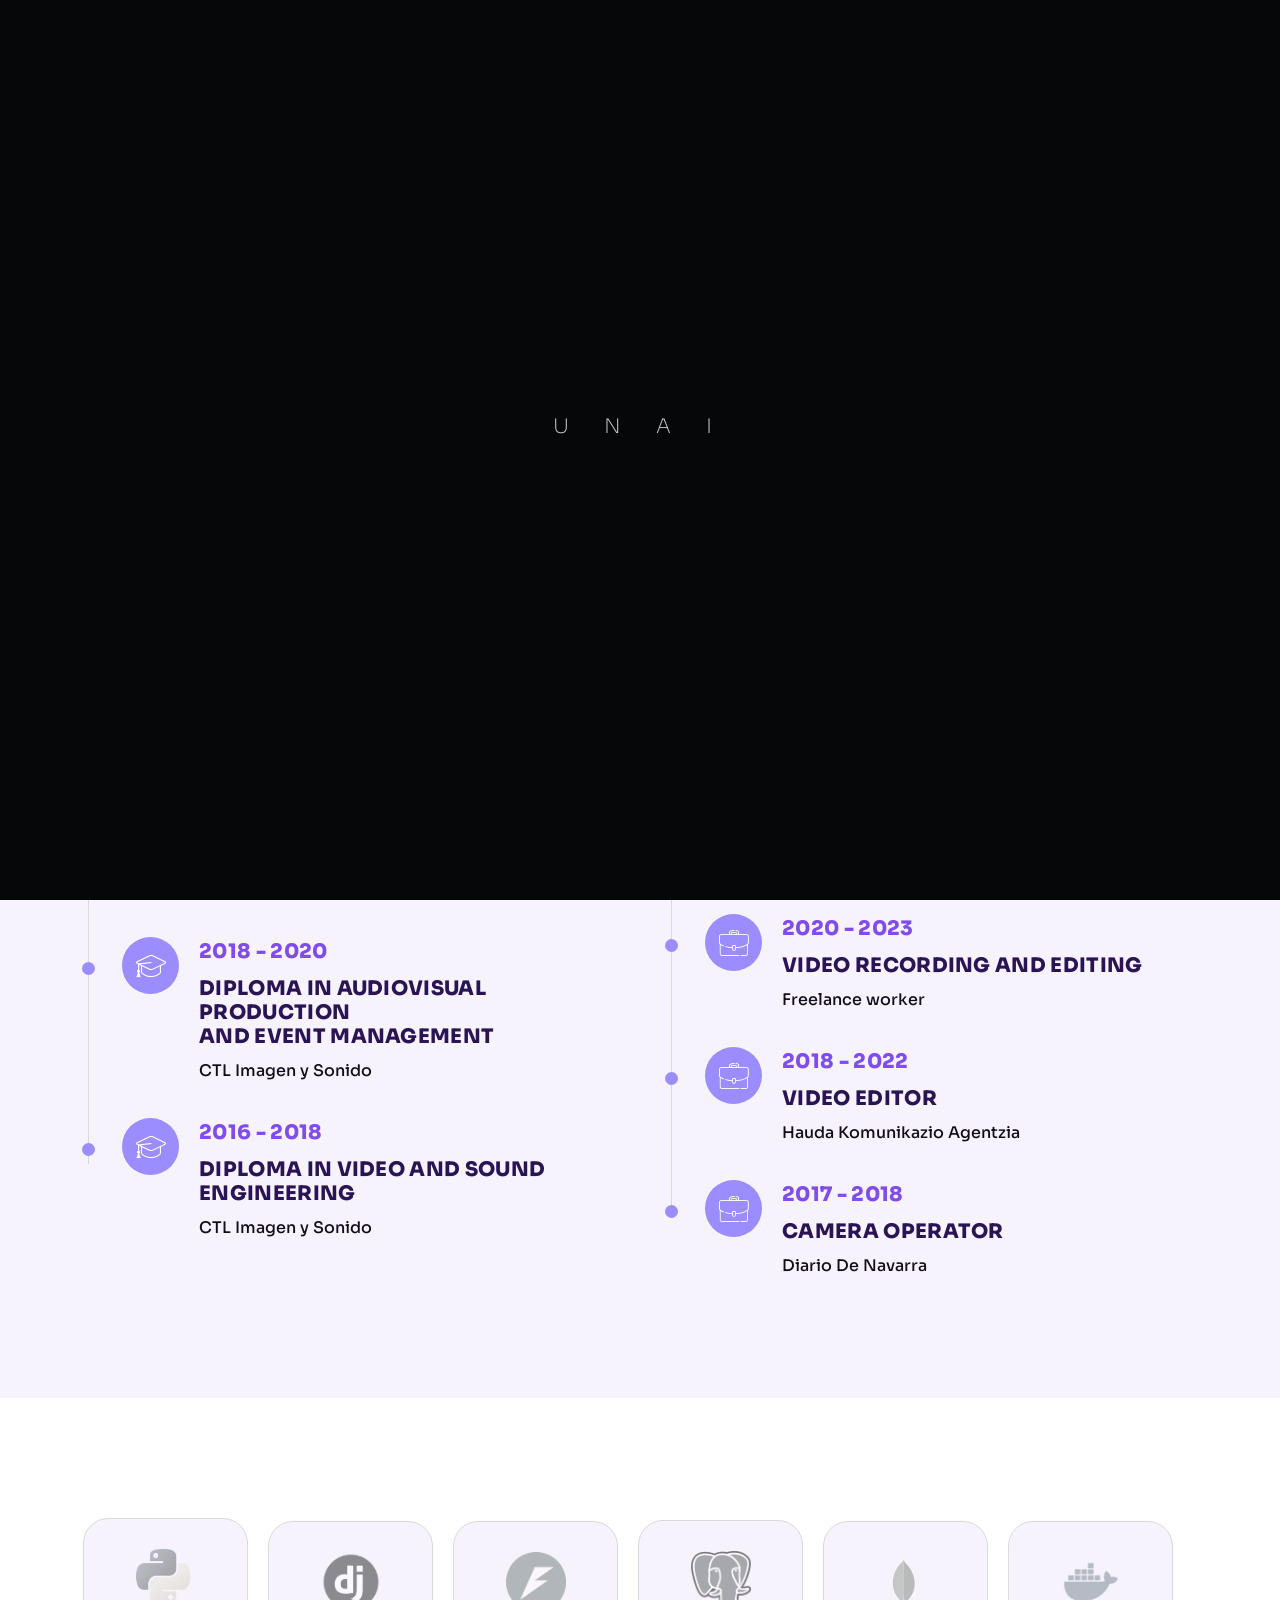
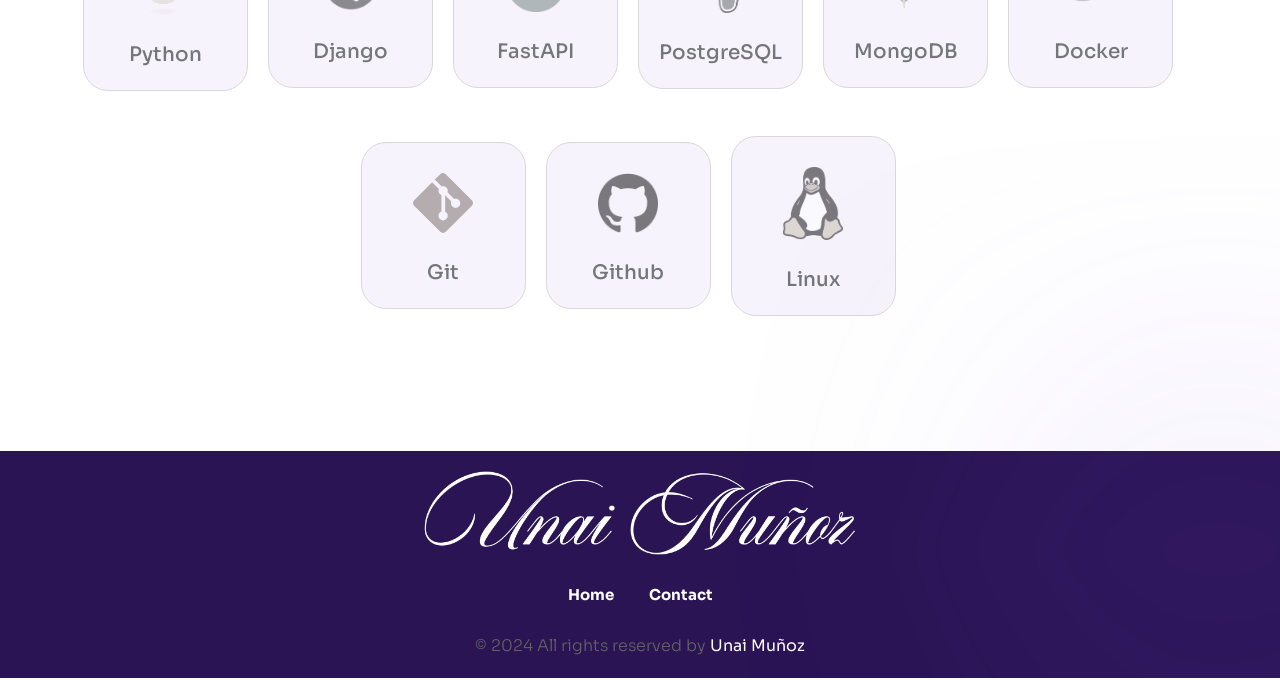
<file: Template/about-light.html>
<!DOCTYPE html>
<html class="no-js" lang="en">

<head>
   <meta charset="utf-8" />
   <meta http-equiv="x-ua-compatible" content="ie=edge" />
   <meta name="viewport" content="width=device-width, initial-scale=1" />
   <meta name="description" content="" />

   <!-- Site Title -->
   <title>About - Unai Muñoz CV-Portfolio Website -</title>

   <!-- Place favicon.ico in the root directory -->
   <link rel="apple-touch-icon" href="./assets/img/favicon.png" />
   <link rel="shortcut icon" type="image/png" href="./assets/img/favicon.png" />

   <!-- CSS here -->
   <link rel="stylesheet" href="assets/css/animate.min.css" />
   <link rel="stylesheet" href="assets/css/bootstrap.min.css" />
   <link rel="stylesheet" href="assets/css/font-awesome-pro.min.css" />
   <link rel="stylesheet" href="assets/css/flaticon_gerold.css" />
   <link rel="stylesheet" href="assets/css/nice-select.css" />
   <link rel="stylesheet" href="assets/css/backToTop.css" />
   <link rel="stylesheet" href="assets/css/owl.carousel.min.css" />
   <link rel="stylesheet" href="assets/css/swiper.min.css" />
   <link rel="stylesheet" href="assets/css/odometer-theme-default.css" />
   <link rel="stylesheet" href="assets/css/magnific-popup.css" />
   <link rel="stylesheet" href="assets/css/main.css" />
   <link rel="stylesheet" href="assets/css/main-2.css" />
   <link rel="stylesheet" href="assets/css/main-3.css" />
   <link rel="stylesheet" href="assets/css/light-mode.css" />
   <link rel="stylesheet" href="assets/css/meanmenu.css" />
   <link rel="stylesheet" href="assets/css/responsive.css" />
   <link rel="stylesheet" href="assets/css/responsive-2.css" />
   <link rel="stylesheet" href="assets/css/responsive-3.css" />
   <!-- Google tag (gtag.js) -->
   <script async src="https://www.googletagmanager.com/gtag/js?id=G-VV5L5KRPJP"></script>
   <script>
   window.dataLayer = window.dataLayer || [];
   function gtag(){dataLayer.push(arguments);}
   gtag('js', new Date());

   gtag('config', 'G-VV5L5KRPJP');
   </script>
</head>

<body class="absolute_header inner-page light-mode">
   
   <!-- Preloader Area Start -->
   <div class="preloader">
      <svg viewBox="0 0 1000 1000" preserveAspectRatio="none">
         <path id="preloaderSvg" d="M0,1005S175,995,500,995s500,5,500,5V0H0Z"></path>
      </svg>

      <div class="preloader-heading">
         <div class="load-text">
            <span>U</span>
            <span>n</span>
            <span>a</span>
            <span>i</span>
         </div>
      </div>
   </div>
   <!-- Preloader Area End -->

   <!-- start: Back To Top -->
   <div class="progress-wrap" id="scrollUp">
      <svg class="progress-circle svg-content" width="100%" height="100%" viewBox="-1 -1 102 102">
         <path d="M50,1 a49,49 0 0,1 0,98 a49,49 0 0,1 0,-98" />
      </svg>
   </div>
   <!-- end: Back To Top -->

   <!-- HEADER START -->
   <header class="tj-header-area header-absolute">
      <div class="container">
         <div class="row">
            <div class="col-12 d-flex flex-wrap align-items-center">
               <div class="logo-box">
                  <a href="index-light.html">
                     <img src="assets/img/logo/logo_dark_unai.png" alt="" />
                  </a>
               </div>
               <div class="header-info-list d-none d-md-inline-block">
                  <ul class="ul-reset">
                     <li><a href="mailto:unai.devel@gmail.com">unai.devel@gmail.com</a></li>
                  </ul>
               </div>
               <div class="header-menu" id="headerMenu">
                  <nav>
                     <ul>
                        <li class="has-dropdown">
                            <a class="current-menu-item" href="index-light.html">Home</a>
                            <ul class="sub-menu">
                                <li class="has-dropdown">
                                    <a href="index.html">Dark Mode</a>
                                    <ul class="sub-menu">
                                    </ul>
                                </li>
                                <li class="has-dropdown">
                                    <a href="index-light.html">Light Mode</a>
                                    <ul class="sub-menu">
                                    </ul>
                                </li>
                            </ul>
                        </li>
                        <li class="current-menu-item"><a href="about-light.html">About</a></li>
                        <li><a href="contact-light.html">Contact</a></li>
                    </ul>
                  </nav>
               </div>
               <div class="mobile-menu d-lg-none"></div>
               <div class="header-button">
                  <a href="/assets/CVs/Unai_Munoz_CV_en.pdf" download class="tj-btn-primary-2">Download CV</a>
               </div>
               <div class="menu-bar d-lg-none">
                  <button>
                     <span></span>
                     <span></span>
                     <span></span>
                     <span></span>
                  </button>
               </div>
            </div>
         </div>
      </div>
   </header>
   <header class="tj-header-area header-2 header-sticky sticky-out">
      <div class="container">
         <div class="row">
            <div class="col-12 d-flex flex-wrap align-items-center">
               <div class="logo-box">
                  <a href="index-light.html">
                     <img src="assets/img/logo/logo_dark_unai.png" alt="" />
                  </a>
               </div>
               <div class="header-info-list d-none d-md-inline-block">
                  <ul class="ul-reset">
                     <li><a href="mailto:unai.devel@gmail.com">unai.devel@gmail.com</a></li>
                  </ul>
               </div>
               <div class="header-menu">
                  <nav>
                     <ul>
                        <li class="has-dropdown">
                            <a class="current-menu-item" href="index-light.html">Home</a>
                            <ul class="sub-menu">
                                <li class="has-dropdown">
                                    <a href="index.html">Dark Mode</a>
                                    <ul class="sub-menu">
                                    </ul>
                                </li>
                                <li class="has-dropdown">
                                    <a href="index-light.html">Light Mode</a>
                                    <ul class="sub-menu">
                                    </ul>
                                </li>
                            </ul>
                        </li>
                        <li class="current-menu-item"><a href="about-light.html">About</a></li>
                        <li><a href="contact-light.html">Contact</a></li>
                    </ul>
                  </nav>
               </div>
               <div class="mobile-menu d-lg-none"></div>
               <div class="header-button">
                  <a href="/assets/CVs/Unai_Munoz_CV_en.pdf" download class="tj-btn-primary-2">Download CV</a>
               </div>
               <div class="menu-bar d-lg-none">
                  <button>
                     <span></span>
                     <span></span>
                     <span></span>
                     <span></span>
                  </button>
               </div>
            </div>
         </div>
      </div>
   </header>
   <!-- HEADER END -->

   <main class="site-content" id="content">
      <!-- START: Breadcrumb Area -->
      <section class="breadcrumb_area" data-bg-image="./assets/img/breadcrumb/breadcrumb-bg4.png"
         data-bg-color="#140C1C">
         <div class="container">
            <div class="row">
               <div class="col">
                  <div class="breadcrumb_content d-flex flex-column align-items-center">
                     <h2 class="title wow fadeInUp" data-wow-delay=".3s">About</h2>
                     <div class="breadcrumb_navigation wow fadeInUp" data-wow-delay=".5s">
                        <span><a href="index-light.html">Home</a></span>
                        <i class="far fa-long-arrow-right"></i>
                        <span class="current-item">About</span>
                     </div>
                  </div>
               </div>
            </div>
         </div>
      </section>
      <!-- END: Breadcrumb Area -->

      <!-- start: Works Area -->
      <section class="works-section style-2" id="resume-section">
         <div class="container">
            <div class="row">
               <div class="col-md-12">
                  <div class="section-header text-center">
                     <h2 class="section-title wow fadeInUp" data-wow-delay=".3s">My Resume</h2>
                  </div>
               </div>
            </div>
            <div class="row">
               <div class="col-12">
                  <div class="works-wrapper">
                     <div class="works-content-item">
                        <h3 class="title wow fadeInLeft" style="margin-top: -22px;" data-wow-delay=".3s">Education</h3>
                        <div class="works-inner wow fadeInUp" data-wow-delay=".4s">
                           <div class="works-item">
                              <div class="works-icon">
                                 <i class="flaticon-graduation-cap"></i>
                              </div>
                              <div class="works-content">
                                 <span class="number">2023 - 2025</span>
                                 <h5 class="title">Backend developer (Self-taught)</h5>
                                 <span class="sub-title">Focused on Python, Django, FastAPI, SQL,<br> RESTful API design,
                                    and backend best practices <br> through independentlearning and personal projects.</span>
                              </div>
                           </div>
                           <div class="works-item">
                              <div class="works-icon">
                                 <i class="flaticon-graduation-cap"></i>
                              </div>
                              <div class="works-content">
                                 <span class="number">2018 - 2020</span>
                                 <h5 class="title">Diploma in Audiovisual Production <br>and Event Management</h5>
                                 <span class="sub-title">CTL Imagen y Sonido</span>
                              </div>
                           </div>
                           <div class="works-item">
                              <div class="works-icon">
                                 <i class="flaticon-graduation-cap"></i>
                              </div>
                              <div class="works-content">
                                 <span class="number">2016 - 2018</span>
                                 <h5 class="title">Diploma in Video and Sound Engineering</h5>
                                 <span class="sub-title">CTL Imagen y Sonido</span>
                              </div>
                           </div>
                        </div>
                     </div>
                     <div class="works-content-item" style="margin-top: 17px;">
                        <h3 class="title wow fadeInRight work-title-nowrap" data-wow-delay=".3s">Work Experience</h3>
                        <div class="works-inner wow fadeInUp" data-wow-delay=".4s">
                           <div class="works-item">
                              <div class="works-icon">
                                 <i class="flaticon-suitcase"></i>
                              </div>
                              <div class="works-content">
                                 <span class="number">2023 - 2025</span>
                                 <h5 class="title">Backend Developer (Self-initiated Projects)</h5>
                                 <span class="sub-title">Built and deployed backend systems as part of independent learning.</span>
                              </div>
                           </div>
                           <div class="works-item">
                              <div class="works-icon">
                                 <i class="flaticon-suitcase"></i>
                              </div>
                              <div class="works-content">
                                 <span class="number">2020 - 2023</span>
                                 <h5 class="title">Video recording and editing</h5>
                                 <span class="sub-title">Freelance worker</span>
                              </div>
                           </div>
                           <div class="works-item">
                              <div class="works-icon">
                                 <i class="flaticon-suitcase"></i>
                              </div>
                              <div class="works-content">
                                 <span class="number">2018 - 2022</span>
                                 <h5 class="title">Video editor</h5>
                                 <span class="sub-title">Hauda Komunikazio Agentzia</span>
                              </div>
                           </div>
                           <div class="works-item">
                              <div class="works-icon">
                                 <i class="flaticon-suitcase"></i>
                              </div>
                              <div class="works-content">
                                 <span class="number">2017 - 2018</span>
                                 <h5 class="title">Camera operator</h5>
                                 <span class="sub-title">Diario De Navarra</span>
                              </div>
                           </div>
                        </div>
                     </div>
                  </div>
               </div>
            </div>
         </div>
      </section>
      <!-- end: Works Area -->

      <!-- SKILLS SECTION START -->
      <section class="skills-section style-2" id="skills-section">
         <div class="container">
            <div class="row">
               <div class="row">
               <div class="col-md-12">
                  <div class="skills-widget style-2 d-flex flex-wrap justify-content-center align-items-center">
                     <div class="skill-item wow fadeInUp" data-wow-delay=".3s">
                        <div class="skill-inner">
                           <div class="icon-box">
                              <img src="assets/img/icons/python.png" alt="" />
                           </div>
                           <div class="number">Python</div>
                        </div>
                        <p></p>
                     </div>
                     <div class="skill-item wow fadeInUp" data-wow-delay=".4s">
                        <div class="skill-inner">
                           <div class="icon-box">
                              <img src="assets/img/icons/djagno_red.png" alt="" />
                           </div>
                           <div class="number">Django</div>
                        </div>
                        <p></p>
                     </div>
                     <div class="skill-item wow fadeInUp" data-wow-delay=".5s">
                        <div class="skill-inner">
                           <div class="icon-box">
                              <img src="assets/img/icons/fastAPI.png" alt="" />
                           </div>
                           <div class="number">FastAPI</div>
                        </div>
                        <p></p>
                     </div>
                     <div class="skill-item wow fadeInUp" data-wow-delay=".6s">
                        <div class="skill-inner">
                           <div class="icon-box">
                              <img src="assets/img/icons/postgresql.png" alt="" />
                           </div>
                           <div class="number">PostgreSQL</div>
                        </div>
                        <p></p>
                     </div>
                     <div class="skill-item wow fadeInUp" data-wow-delay=".5s">
                        <div class="skill-inner">
                           <div class="icon-box">
                              <img src="assets/img/icons/mongodb.svg" alt="" />
                           </div>
                           <div class="number">MongoDB</div>
                        </div>
                        <p></p>
                     </div>
                     <div class="skill-item wow fadeInUp" data-wow-delay=".7s">
                        <div class="skill-inner">
                           <div class="icon-box">
                              <img src="assets/img/icons/docker.png" alt="" />
                           </div>
                           <div class="number">Docker</div>
                        </div>
                        <p></p>
                     </div>
                     <div class="skill-item wow fadeInUp" data-wow-delay=".8s">
                        <div class="skill-inner">
                           <div class="icon-box">
                              <img src="assets/img/icons/git-icon.svg" alt="" />
                           </div>
                           <div class="number">Git</div>
                        </div>
                        <p></p>
                     </div>
                     <div class="skill-item wow fadeInUp" data-wow-delay=".5s">
                        <div class="skill-inner">
                           <div class="icon-box">
                              <img src="assets/img/icons/github.png" alt="" />
                           </div>
                           <div class="number">Github</div>
                        </div>
                        <p></p>
                     </div>
                     <div class="skill-item wow fadeInUp" data-wow-delay=".5s">
                        <div class="skill-inner">
                           <div class="icon-box">
                              <img src="assets/img/icons/linux.png" alt="" />
                           </div>
                           <div class="number">Linux</div>
                        </div>
                        <p></p>
                     </div>
                  </div>
               </div>
            </div>
         </div>
      </section>
      <!-- SKILLS SECTION END -->

   </main>

   <!-- FOOTER AREA START -->
   <footer class="tj-footer-area style-2">
      <div class="container">
         <div class="row">
            <div class="col-md-12 text-center">
               <div class="footer-logo-box">
                  <a href="#"><img src="assets/img/logo/UnaiMunoz_logo_white.png" alt="" /></a>
               </div>
               <div class="footer-menu">
                  <nav>
                     <ul>
                        <li><a href="index-light.html">Home</a></li>
                        <li><a href="contact-light.html">Contact</a></li>

                     </ul>
                  </nav>
               </div>
               <div class="copy-text style-2">
                  <p>&copy; 2024 All rights reserved by <a href="#" target="_blank">Unai Muñoz</a></p>
               </div>
            </div>
         </div>
      </div>
   </footer>
   <!-- FOOTER AREA END -->

   <!-- JS here -->
   <script src="assets/js/jquery.min.js"></script>
   <script src="assets/js/bootstrap.bundle.min.js"></script>

   <script src="assets/js/gsap.min.js"></script>
   <script src="assets/js/gsap-scroll-to-plugin.min.js"></script>
   <script src="assets/js/gsap-scroll-trigger.min.js"></script>
   <script src="assets/js/gsap-split-text.min.js"></script>
   <script src="assets/js/lenis.min.js"></script>

   <script src="assets/js/nice-select.min.js"></script>
   <script src="assets/js/backToTop.js"></script>
   <script src="assets/js/appear.min.js"></script>
   <script src="assets/js/wow.min.js"></script>
   <script src="assets/js/lightcase.js"></script>
   <script src="assets/js/owl.carousel.min.js"></script>
   <script src="assets/js/swiper.min.js"></script>
   <script src="assets/js/imagesloaded-pkgd.js"></script>
   <script src="assets/js/isotope.pkgd.min.js"></script>
   <script src="assets/js/odometer.min.js"></script>
   <script src="assets/js/magnific-popup.js"></script>
   <script src="assets/js/validate.min.js"></script>
   <script src="assets/js/meanmenu.js"></script>
   <script src="assets/js/main.js"></script>
</body>

</html>
</file>
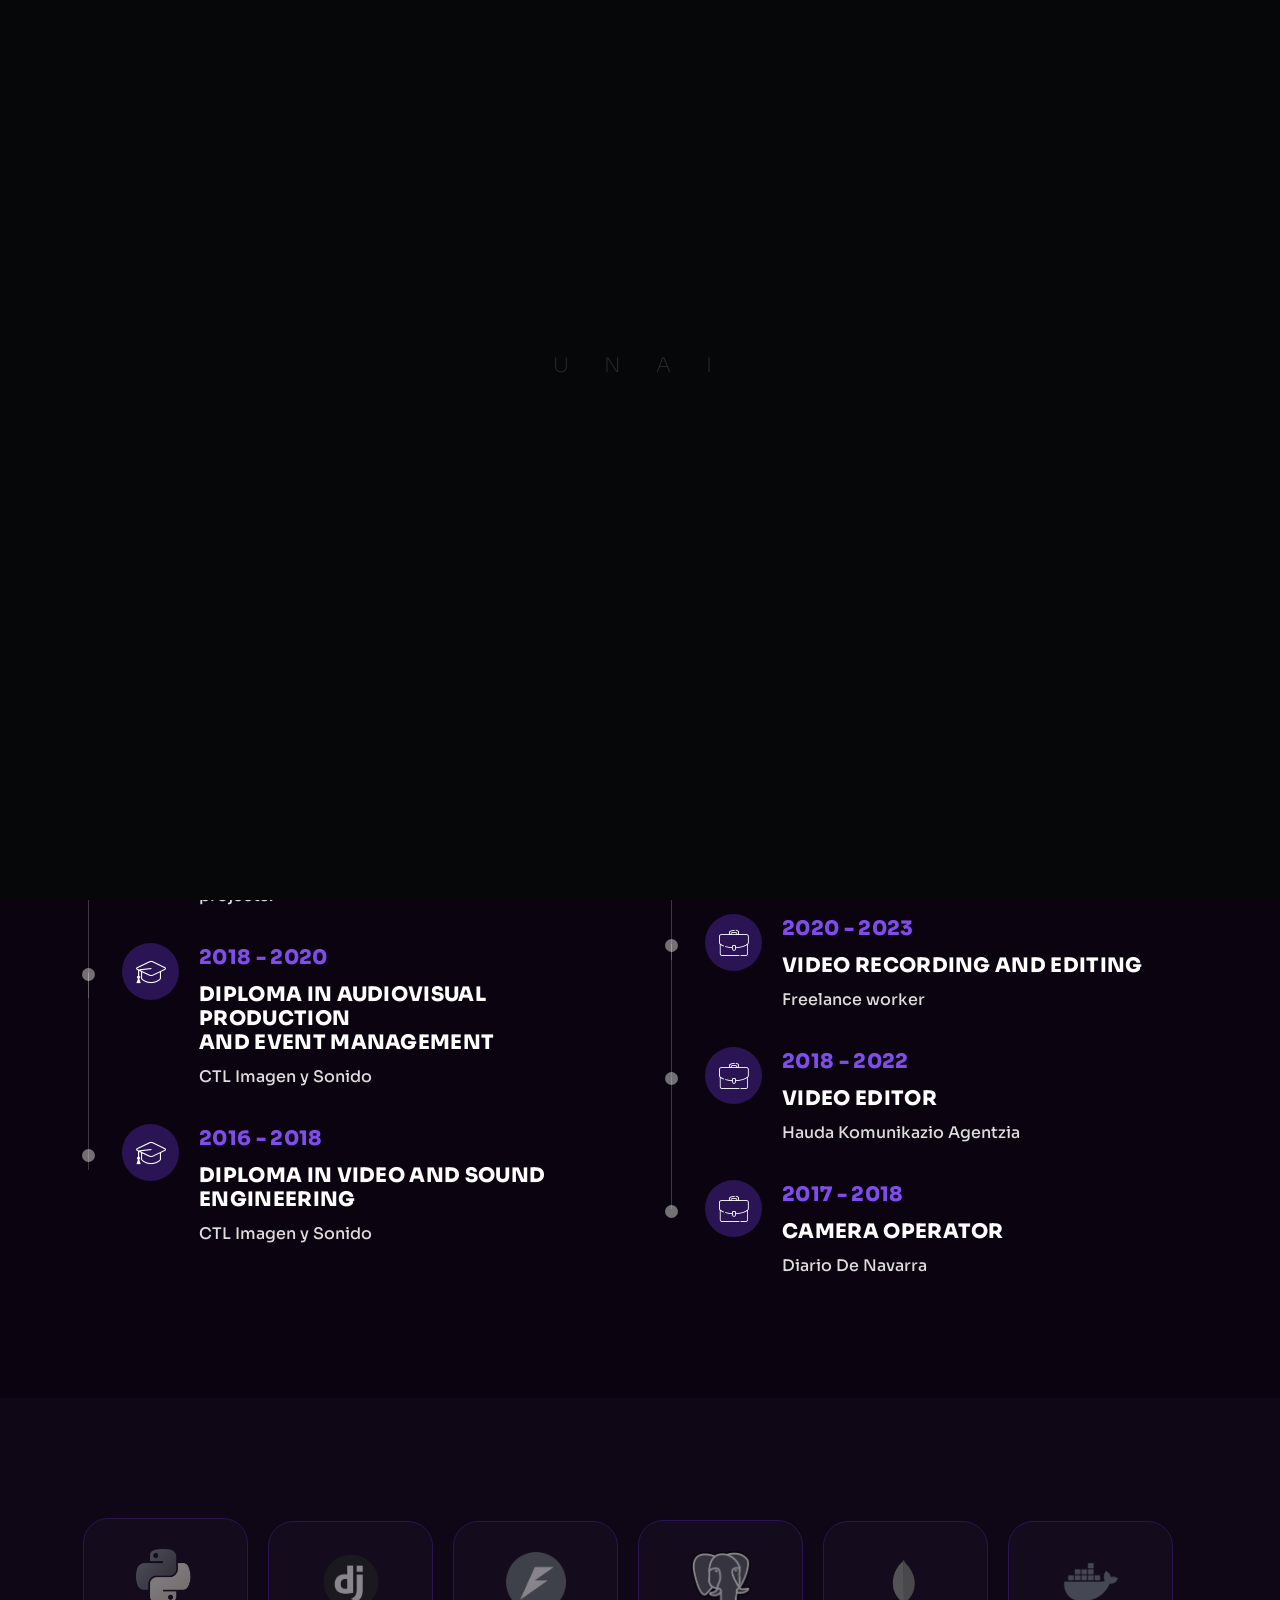
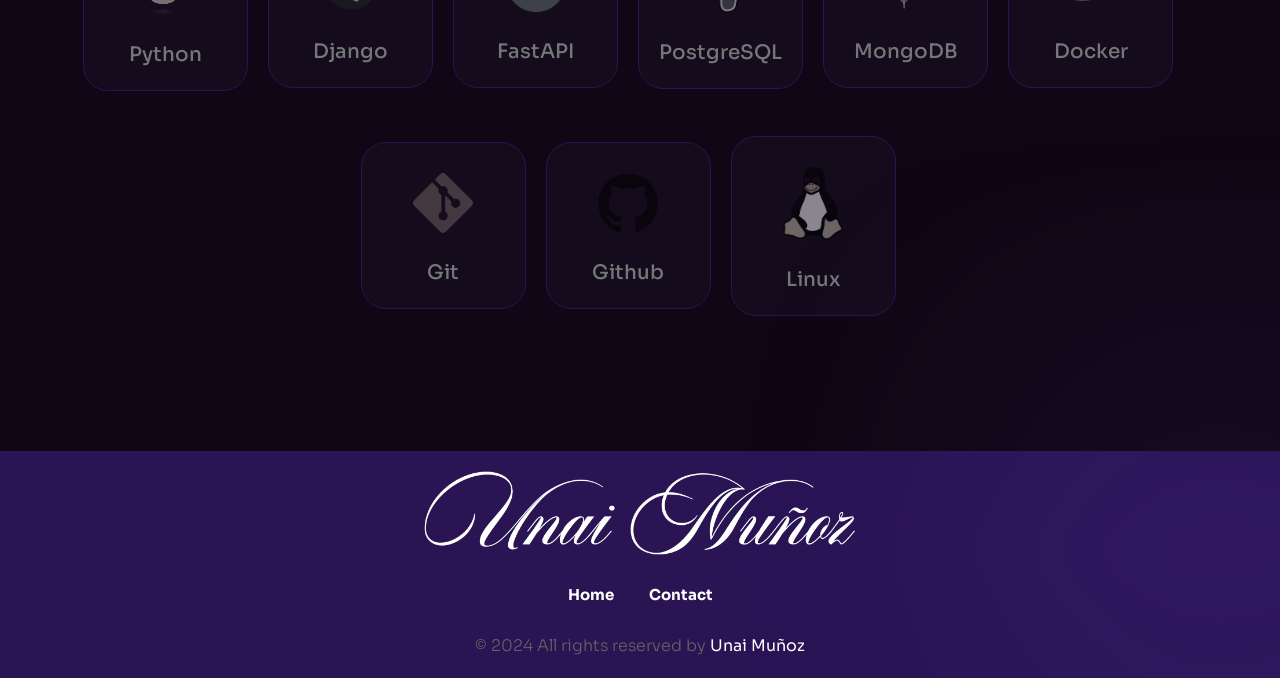
<file: Template/about.html>
<!DOCTYPE html>
<html class="no-js" lang="en">

<head>
   <meta charset="utf-8" />
   <meta http-equiv="x-ua-compatible" content="ie=edge" />
   <meta name="viewport" content="width=device-width, initial-scale=1" />
   <meta name="description" content="" />

   <!-- Site Title -->
   <title>About - Unai Muñoz CV-Portfolio Website -</title>

   <!-- Place favicon.ico in the root directory -->
   <link rel="apple-touch-icon" href="./assets/img/favicon.png" />
   <link rel="shortcut icon" type="image/png" href="./assets/img/favicon.png" />

   <!-- CSS here -->
   <link rel="stylesheet" href="assets/css/animate.min.css" />
   <link rel="stylesheet" href="assets/css/bootstrap.min.css" />
   <link rel="stylesheet" href="assets/css/font-awesome-pro.min.css" />
   <link rel="stylesheet" href="assets/css/flaticon_gerold.css" />
   <link rel="stylesheet" href="assets/css/nice-select.css" />
   <link rel="stylesheet" href="assets/css/backToTop.css" />
   <link rel="stylesheet" href="assets/css/owl.carousel.min.css" />
   <link rel="stylesheet" href="assets/css/swiper.min.css" />
   <link rel="stylesheet" href="assets/css/odometer-theme-default.css" />
   <link rel="stylesheet" href="assets/css/magnific-popup.css" />
   <link rel="stylesheet" href="assets/css/main.css" />
   <link rel="stylesheet" href="assets/css/main-2.css" />
   <link rel="stylesheet" href="assets/css/main-3.css" />
   <link rel="stylesheet" href="assets/css/light-mode.css" />
   <link rel="stylesheet" href="assets/css/meanmenu.css" />
   <link rel="stylesheet" href="assets/css/responsive.css" />
   <link rel="stylesheet" href="assets/css/responsive-2.css" />
   <link rel="stylesheet" href="assets/css/responsive-3.css" />
   <!-- Google tag (gtag.js) -->
   <script async src="https://www.googletagmanager.com/gtag/js?id=G-VV5L5KRPJP"></script>
   <script>
   window.dataLayer = window.dataLayer || [];
   function gtag(){dataLayer.push(arguments);}
   gtag('js', new Date());

   gtag('config', 'G-VV5L5KRPJP');
   </script>
</head>

<body class="absolute_header">
   
<!-- Preloader Area Start -->
<div class="preloader">
   <svg viewBox="0 0 1000 1000" preserveAspectRatio="none">
      <path id="preloaderSvg" d="M0,1005S175,995,500,995s500,5,500,5V0H0Z"></path>
   </svg>

   <div class="preloader-heading">
      <div class="load-text">
         <span>U</span>
         <span>n</span>
         <span>a</span>
         <span>i</span>
      </div>
   </div>
</div>
<!-- Preloader Area End -->

   <!-- start: Back To Top -->
   <div class="progress-wrap" id="scrollUp">
      <svg class="progress-circle svg-content" width="100%" height="100%" viewBox="-1 -1 102 102">
         <path d="M50,1 a49,49 0 0,1 0,98 a49,49 0 0,1 0,-98" />
      </svg>
   </div>
   <!-- end: Back To Top -->

   <!-- HEADER START -->
   <header class="tj-header-area header-absolute">
      <div class="container">
         <div class="row">
            <div class="col-12 d-flex flex-wrap align-items-center">
               <div class="logo-box">
                  <a href="index.html">
                     <img src="assets/img/logo/logo_unai.png" alt="" />
                  </a>
               </div>
               <div class="header-info-list d-none d-md-inline-block">
                  <ul class="ul-reset">
                     <li><a href="mailto:unai.devel@gmail.com">unai.devel@gmail.com</a></li>
                  </ul>
               </div>
               <div class="header-menu" id="headerMenu">
                  <nav>
                     <ul>
                        <li class="has-dropdown">
                            <a class="current-menu-item" href="index.html">Home</a>
                            <ul class="sub-menu">
                                <li class="has-dropdown">
                                    <a href="index.html">Dark Mode</a>
                                    <ul class="sub-menu">
                                        <li>
                                        </li>
                                    </ul>
                                </li>
                                <li class="has-dropdown">
                                    <a href="index-light.html">Light Mode</a>
                                    <ul class="sub-menu">
                                        <li>
                                        </li>
                                    </ul>
                                </li>
                            </ul>
                        </li>
                        <li class="current-menu-item"><a href="about.html">About</a></li>
                        <li><a href="contact.html">Contact</a></li>
                    </ul>
                  </nav>
               </div>
               <div class="mobile-menu d-lg-none"></div>
               <div class="header-button">
                  <a href="/assets/CVs/Unai_Munoz_CV_en.pdf" download class="tj-btn-primary-2">Download CV</a>
               </div>
               <div class="menu-bar d-lg-none">
                  <button>
                     <span></span>
                     <span></span>
                     <span></span>
                     <span></span>
                  </button>
               </div>
            </div>
         </div>
      </div>
   </header>
   <header class="tj-header-area header-2 header-sticky sticky-out">
      <div class="container">
         <div class="row">
            <div class="col-12 d-flex flex-wrap align-items-center">
               <div class="logo-box">
                  <a href="index.html">
                     <img src="assets/img/logo/logo_unai.png" alt="" />
                  </a>
               </div>
               <div class="header-info-list d-none d-md-inline-block">
                  <ul class="ul-reset">
                     <li><a href="mailto:unai.devel@gmail.com">unai.devel@gmail.com</a></li>
                  </ul>
               </div>
               <div class="header-menu">
                  <nav>
                     <ul>
                        <li class="has-dropdown">
                            <a class="current-menu-item" href="index.html">Home</a>
                            <ul class="sub-menu">
                                <li class="has-dropdown">
                                    <a href="index.html">Dark Mode</a>
                                    <ul class="sub-menu">
                                        <li>
                                        </li>
                                    </ul>
                                </li>
                                <li class="has-dropdown">
                                    <a href="index-light.html">Light Mode</a>
                                    <ul class="sub-menu">
                                        <li>
                                        </li>
                                    </ul>
                                </li>
                            </ul>
                        </li>
                        <li class="current-menu-item"><a href="about.html">About</a></li>
                        <li><a href="contact.html">Contact</a></li>
                    </ul>
                  </nav>
               </div>
               <div class="mobile-menu d-lg-none"></div>
               <div class="header-button">
                  <a href="/assets/CVs/Unai_Munoz_CV_en.pdf" download class="tj-btn-primary-2">Download CV</a>
               </div>
               <div class="menu-bar d-lg-none">
                  <button>
                     <span></span>
                     <span></span>
                     <span></span>
                     <span></span>
                  </button>
               </div>
            </div>
         </div>
      </div>
   </header>
   <!-- HEADER END -->

   <main class="site-content" id="content">
      <!-- START: Breadcrumb Area -->
      <section class="breadcrumb_area" data-bg-image="./assets/img/breadcrumb/breadcrumb-bg2.png"
         data-bg-color="#140C1C">
         <div class="container">
            <div class="row">
               <div class="col">
                  <div class="breadcrumb_content d-flex flex-column align-items-center">
                     <h2 class="title wow fadeInUp" data-wow-delay=".3s">About</h2>
                     <div class="breadcrumb_navigation wow fadeInUp" data-wow-delay=".5s">
                        <span><a href="index.html">Home</a></span>
                        <i class="far fa-long-arrow-right"></i>
                        <span class="current-item">About</span>
                     </div>
                  </div>
               </div>
            </div>
         </div>
      </section>
      <!-- END: Breadcrumb Area -->

      <!-- start: Works Area -->
      <section class="works-section style-2" id="resume-section">
         <div class="container">
            <div class="row">
               <div class="col-md-12">
                  <div class="section-header text-center">
                     <h2 class="section-title wow fadeInUp" data-wow-delay=".3s">My Resume</h2>
                  </div>
               </div>
            </div>
            <div class="row">
               <div class="col-12">
                  <div class="works-wrapper">
                     <div class="works-content-item" >
                        <h3 class="title wow fadeInLeft" style="margin-top: -10px;"   data-wow-delay=".3s">Education</h3>
                        <div class="works-inner wow fadeInUp" data-wow-delay=".4s">
                           <div class="works-item">
                              <div class="works-icon">
                                 <i class="flaticon-graduation-cap"></i>
                              </div>
                              <div class="works-content">
                                 <span class="number">2023 - 2025</span>
                                 <h5 class="title">Backend Developer (Self-taught)</h5>
                                 <span class="sub-title">Focused on Python, Django, FastAPI, SQL,<br> RESTful API design, 
                                    and backend best practices <br> through independentlearning and personal projects.</span>
                              </div>
                           </div>
                           <div class="works-item">
                              <div class="works-icon">
                                 <i class="flaticon-graduation-cap"></i>
                              </div>
                              <div class="works-content">
                                 <span class="number">2018 - 2020</span>
                                 <h5 class="title">Diploma in Audiovisual Production <br>and Event Management</h5>
                                 <span class="sub-title">CTL Imagen y Sonido</span>
                              </div>
                           </div>
                           <div class="works-item">
                              <div class="works-icon">
                                 <i class="flaticon-graduation-cap"></i>
                              </div>
                              <div class="works-content">
                                 <span class="number">2016 - 2018</span>
                                 <h5 class="title">Diploma in Video and Sound Engineering</h5>
                                 <span class="sub-title">CTL Imagen y Sonido</span>
                              </div>
                           </div>
                        </div>
                     </div>
                     <div class="works-content-item" style="margin-top: 17px;">
                        <h3 class="title wow fadeInRight work-title-nowrap" data-wow-delay=".3s">Work Experience</h3>
                        <div class="works-inner wow fadeInUp" data-wow-delay=".4s">
                           <div class="works-item">
                              <div class="works-icon">
                                 <i class="flaticon-suitcase"></i>
                              </div>
                              <div class="works-content">
                                 <span class="number">2023 - 2025</span>
                                 <h5 class="title">Backend Developer (Self-initiated Projects)</h5>
                                 <span class="sub-title">Built and deployed backend systems as part of independent learning.</span>
                              </div>
                           </div>
                           <div class="works-item">
                              <div class="works-icon">
                                 <i class="flaticon-suitcase"></i>
                              </div>
                              <div class="works-content">
                                 <span class="number">2020 - 2023</span>
                                 <h5 class="title">Video recording and editing</h5>
                                 <span class="sub-title">Freelance worker</span>
                              </div>
                           </div>
                           <div class="works-item">
                              <div class="works-icon">
                                 <i class="flaticon-suitcase"></i>
                              </div>
                              <div class="works-content">
                                 <span class="number">2018 - 2022</span>
                                 <h5 class="title">Video editor</h5>
                                 <span class="sub-title">Hauda Komunikazio Agentzia</span>
                              </div>
                           </div>
                           <div class="works-item">
                              <div class="works-icon">
                                 <i class="flaticon-suitcase"></i>
                              </div>
                              <div class="works-content">
                                 <span class="number">2017 - 2018</span>
                                 <h5 class="title">Camera operator</h5>
                                 <span class="sub-title">Diario De Navarra</span>
                              </div>
                           </div>
                        </div>
                     </div>
                  </div>
               </div>
            </div>
         </div>
      </section>
      <!-- end: Works Area -->

      <!-- SKILLS SECTION START -->
      <section class="skills-section style-2" id="skills-section">
         <div class="container">
            <div class="row">
               <div class="row">
               <div class="col-md-12">
                  <div class="skills-widget style-2 d-flex flex-wrap justify-content-center align-items-center">
                     <div class="skill-item wow fadeInUp" data-wow-delay=".3s">
                        <div class="skill-inner">
                           <div class="icon-box">
                              <img src="assets/img/icons/python.png" alt="" />
                           </div>
                           <div class="number">Python</div>
                        </div>
                        <p></p>
                     </div>
                     <div class="skill-item wow fadeInUp" data-wow-delay=".4s">
                        <div class="skill-inner">
                           <div class="icon-box">
                              <img src="assets/img/icons/djagno_red.png" alt="" />
                           </div>
                           <div class="number">Django</div>
                        </div>
                        <p></p>
                     </div>
                     <div class="skill-item wow fadeInUp" data-wow-delay=".5s">
                        <div class="skill-inner">
                           <div class="icon-box">
                              <img src="assets/img/icons/fastAPI.png" alt="" />
                           </div>
                           <div class="number">FastAPI</div>
                        </div>
                        <p></p>
                     </div>
                     <div class="skill-item wow fadeInUp" data-wow-delay=".6s">
                        <div class="skill-inner">
                           <div class="icon-box">
                              <img src="assets/img/icons/postgresql.png" alt="" />
                           </div>
                           <div class="number">PostgreSQL</div>
                        </div>
                        <p></p>
                     </div>
                     <div class="skill-item wow fadeInUp" data-wow-delay=".5s">
                        <div class="skill-inner">
                           <div class="icon-box">
                              <img src="assets/img/icons/mongodb.svg" alt="" />
                           </div>
                           <div class="number">MongoDB</div>
                        </div>
                        <p></p>
                     </div>
                     <div class="skill-item wow fadeInUp" data-wow-delay=".7s">
                        <div class="skill-inner">
                           <div class="icon-box">
                              <img src="assets/img/icons/docker.png" alt="" />
                           </div>
                           <div class="number">Docker</div>
                        </div>
                        <p></p>
                     </div>
                     <div class="skill-item wow fadeInUp" data-wow-delay=".8s">
                        <div class="skill-inner">
                           <div class="icon-box">
                              <img src="assets/img/icons/git-icon.svg" alt="" />
                           </div>
                           <div class="number">Git</div>
                        </div>
                        <p></p>
                     </div>
                     <div class="skill-item wow fadeInUp" data-wow-delay=".5s">
                        <div class="skill-inner">
                           <div class="icon-box">
                              <img src="assets/img/icons/github.png" alt="" />
                           </div>
                           <div class="number">Github</div>
                        </div>
                        <p></p>
                     </div>
                     <div class="skill-item wow fadeInUp" data-wow-delay=".5s">
                        <div class="skill-inner">
                           <div class="icon-box">
                              <img src="assets/img/icons/linux.png" alt="" />
                           </div>
                           <div class="number">Linux</div>
                        </div>
                        <p></p>
                     </div>
                  </div>
               </div>
            </div>
         </div>
      </section>
      <!-- SKILLS SECTION END -->


   <!-- FOOTER AREA START -->
   <footer class="tj-footer-area style-2">
      <div class="container">
         <div class="row">
            <div class="col-md-12 text-center">
               <div class="footer-logo-box">
                  <a href="#"><img src="assets/img/logo/UnaiMunoz_logo_white.png" alt="" /></a>
               </div>
               <div class="footer-menu">
                  <nav>
                     <ul>
                        <li><a href="index.html">Home</a></li>
                        <li><a href="contact.html">Contact</a></li>
                     </ul>
                  </nav>
               </div>
               <div class="copy-text style-2">
                  <p>&copy; 2024 All rights reserved by <a href="#" target="_blank">Unai Muñoz</a></p>
               </div>
            </div>
         </div>
      </div>
   </footer>
   <!-- FOOTER AREA END -->

   <!-- JS here -->
   <script src="assets/js/jquery.min.js"></script>
   <script src="assets/js/bootstrap.bundle.min.js"></script>

   <script src="assets/js/gsap.min.js"></script>
   <script src="assets/js/gsap-scroll-to-plugin.min.js"></script>
   <script src="assets/js/gsap-scroll-trigger.min.js"></script>
   <script src="assets/js/gsap-split-text.min.js"></script>
   <script src="assets/js/lenis.min.js"></script>

   <script src="assets/js/nice-select.min.js"></script>
   <script src="assets/js/backToTop.js"></script>
   <script src="assets/js/appear.min.js"></script>
   <script src="assets/js/wow.min.js"></script>
   <script src="assets/js/lightcase.js"></script>
   <script src="assets/js/owl.carousel.min.js"></script>
   <script src="assets/js/swiper.min.js"></script>
   <script src="assets/js/imagesloaded-pkgd.js"></script>
   <script src="assets/js/isotope.pkgd.min.js"></script>
   <script src="assets/js/odometer.min.js"></script>
   <script src="assets/js/magnific-popup.js"></script>
   <script src="assets/js/validate.min.js"></script>
   <script src="assets/js/meanmenu.js"></script>
   <script src="assets/js/main.js"></script>
</body>

</html>
</file>
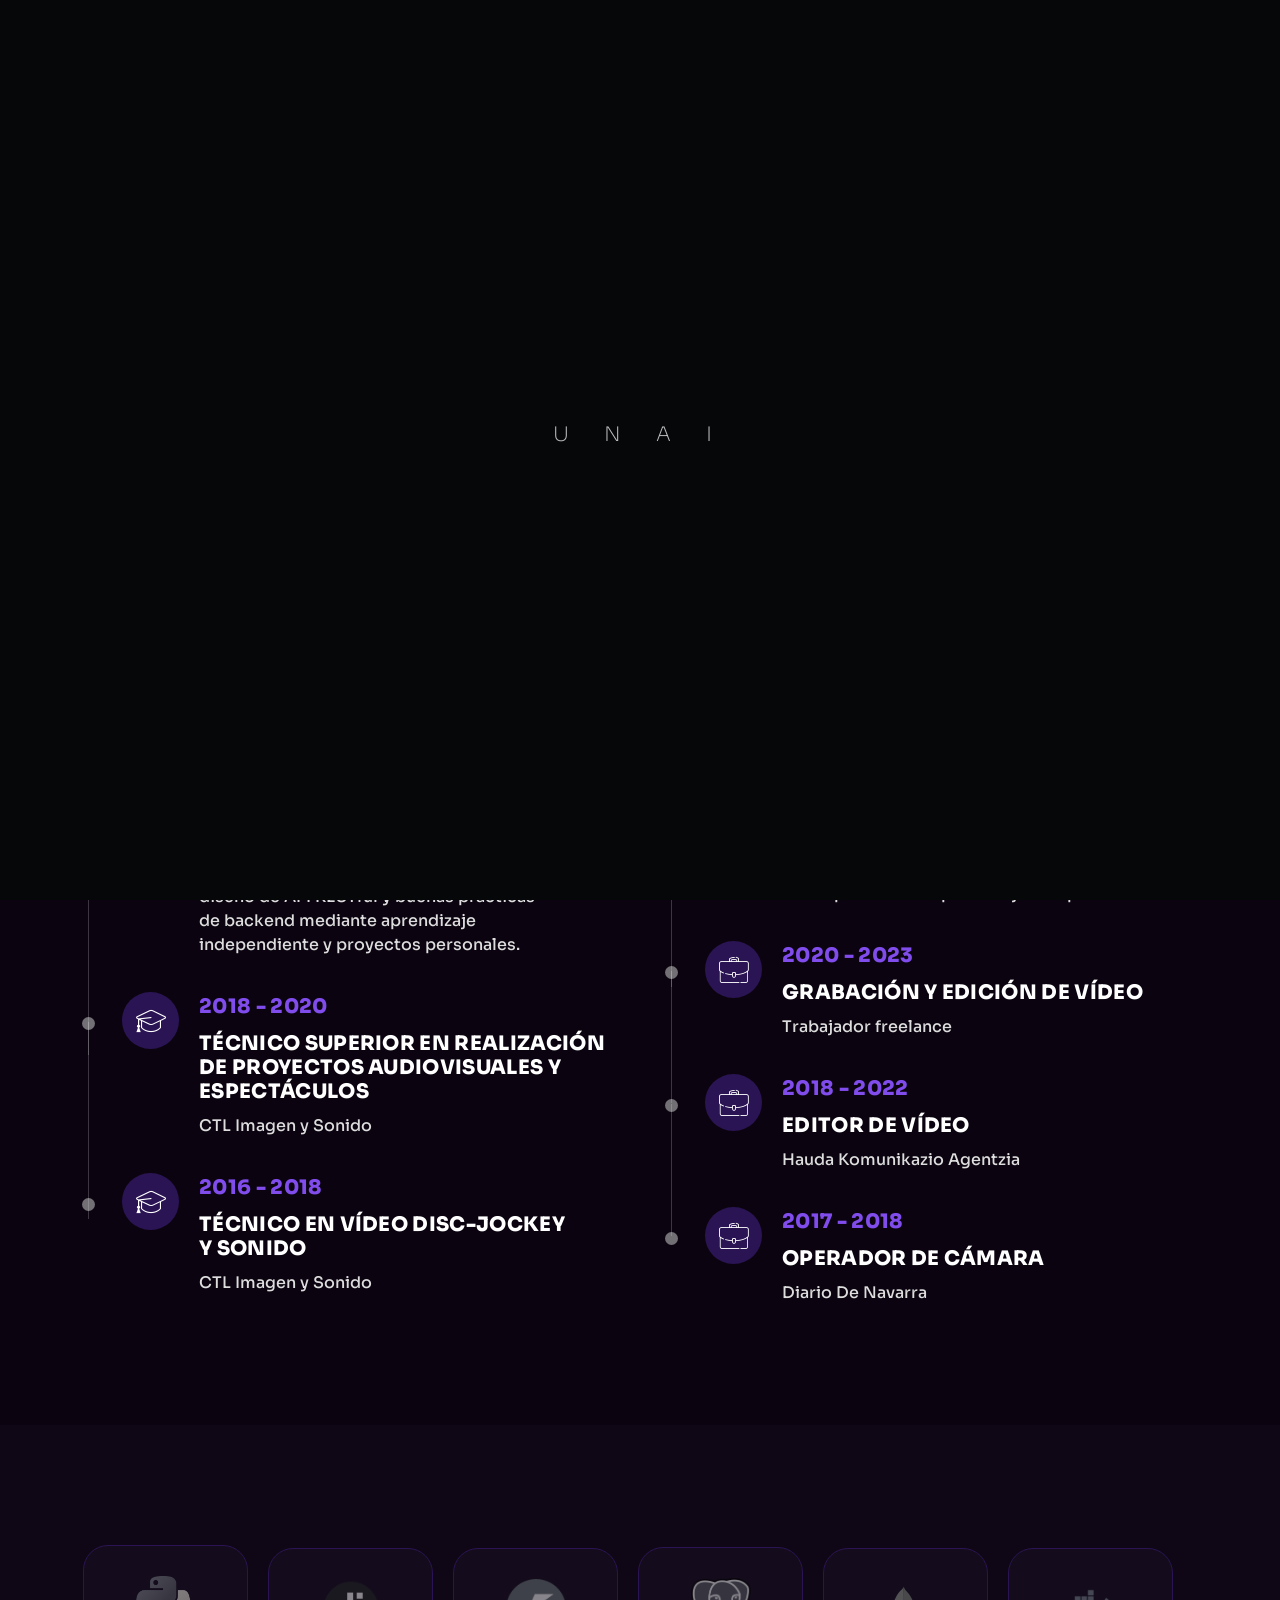
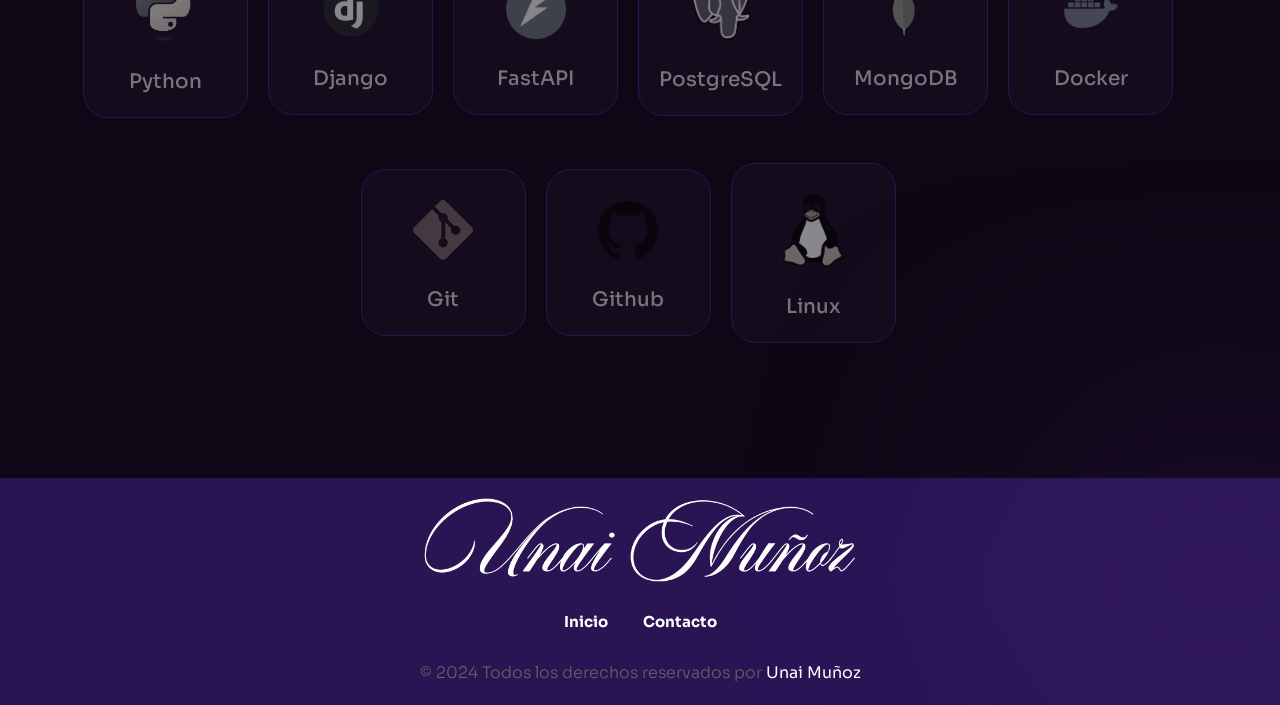
<file: Template/about_es.html>
<!DOCTYPE html>
<html class="no-js" lang="es">

<head>
   <meta charset="utf-8" />
   <meta http-equiv="x-ua-compatible" content="ie=edge" />
   <meta name="viewport" content="width=device-width, initial-scale=1" />
   <meta name="description" content="" />

   <!-- Site Title -->
   <title>Sobre mí - Unai Muñoz Pagina Web CV-Portfolio -</title>

   <!-- Place favicon.ico in the root directory -->
   <link rel="apple-touch-icon" href="./assets/img/favicon.png" />
   <link rel="shortcut icon" type="image/png" href="./assets/img/favicon.png" />

   <!-- CSS here -->
   <link rel="stylesheet" href="assets/css/animate.min.css" />
   <link rel="stylesheet" href="assets/css/bootstrap.min.css" />
   <link rel="stylesheet" href="assets/css/font-awesome-pro.min.css" />
   <link rel="stylesheet" href="assets/css/flaticon_gerold.css" />
   <link rel="stylesheet" href="assets/css/nice-select.css" />
   <link rel="stylesheet" href="assets/css/backToTop.css" />
   <link rel="stylesheet" href="assets/css/owl.carousel.min.css" />
   <link rel="stylesheet" href="assets/css/swiper.min.css" />
   <link rel="stylesheet" href="assets/css/odometer-theme-default.css" />
   <link rel="stylesheet" href="assets/css/magnific-popup.css" />
   <link rel="stylesheet" href="assets/css/main.css" />
   <link rel="stylesheet" href="assets/css/main-2.css" />
   <link rel="stylesheet" href="assets/css/main-3.css" />
   <link rel="stylesheet" href="assets/css/light-mode.css" />
   <link rel="stylesheet" href="assets/css/meanmenu.css" />
   <link rel="stylesheet" href="assets/css/responsive.css" />
   <link rel="stylesheet" href="assets/css/responsive-2.css" />
   <link rel="stylesheet" href="assets/css/responsive-3.css" />
   <!-- Google tag (gtag.js) -->
   <script async src="https://www.googletagmanager.com/gtag/js?id=G-VV5L5KRPJP"></script>
   <script>
   window.dataLayer = window.dataLayer || [];
   function gtag(){dataLayer.push(arguments);}
   gtag('js', new Date());

   gtag('config', 'G-VV5L5KRPJP');
   </script>
</head>

<body class="absolute_header">
   
   <!-- Preloader Area Start -->
   <div class="preloader">
      <svg viewBox="0 0 1000 1000" preserveAspectRatio="none">
         <path id="preloaderSvg" d="M0,1005S175,995,500,995s500,5,500,5V0H0Z"></path>
      </svg>

      <div class="preloader-heading">
         <div class="load-text">
            <span>U</span>
            <span>n</span>
            <span>a</span>
            <span>i</span>
         </div>
      </div>
   </div>
   <!-- Preloader Area End -->

   <!-- start: Back To Top -->
   <div class="progress-wrap" id="scrollUp">
      <svg class="progress-circle svg-content" width="100%" height="100%" viewBox="-1 -1 102 102">
         <path d="M50,1 a49,49 0 0,1 0,98 a49,49 0 0,1 0,-98" />
      </svg>
   </div>
   <!-- end: Back To Top -->

   <!-- HEADER START -->
   <header class="tj-header-area header-absolute">
      <div class="container">
         <div class="row">
            <div class="col-12 d-flex flex-wrap align-items-center">
               <div class="logo-box">
                  <a href="index_es.html">
                     <img src="assets/img/logo/logo_unai.png" alt="" />
                  </a>
               </div>
               <div class="header-info-list d-none d-md-inline-block">
                  <ul class="ul-reset">
                     <li><a href="mailto:unai.devel@gmail.com">unai.devel@gmail.com</a></li>
                  </ul>
               </div>
               <div class="header-menu" id="headerMenu">
                  <nav>
                     <ul>
                        <li class="has-dropdown">
                            <a class="current-menu-item" href="index_es.html">Inicio</a>
                            <ul class="sub-menu">
                                <li class="has-dropdown">
                                    <a href="index_es.html">Modo Oscuro</a>
                                    <ul class="sub-menu">
                                        <li>
                                        </li>
                                    </ul>
                                </li>
                                <li class="has-dropdown">
                                    <a href="index-light.html">Modo Claro</a>
                                    <ul class="sub-menu">
                                        <li>
                                        </li>
                                    </ul>
                                </li>
                            </ul>
                        </li>
                        <li class="current-menu-item"><a href="about.html">Sobre mí</a></li>
                        <li><a href="contact_es.html">Contacto</a></li>
                    </ul>
                  </nav>
               </div>
               <div class="mobile-menu d-lg-none"></div>
               <div class="header-button">
                  <a href="/assets/CVs/Unai_Munoz_CV_es.pdf" download class="tj-btn-primary-2">Descargar CV</a>
               </div>
               <div class="menu-bar d-lg-none">
                  <button>
                     <span></span>
                     <span></span>
                     <span></span>
                     <span></span>
                  </button>
               </div>
            </div>
         </div>
      </div>
   </header>
   <header class="tj-header-area header-2 header-sticky sticky-out">
      <div class="container">
         <div class="row">
            <div class="col-12 d-flex flex-wrap align-items-center">
               <div class="logo-box">
                  <a href="index_es.html">
                     <img src="assets/img/logo/logo_unai.png" alt="" />
                  </a>
               </div>
               <div class="header-info-list d-none d-md-inline-block">
                  <ul class="ul-reset">
                     <li><a href="mailto:unai.devel@gmail.com">unai.devel@gmail.com</a></li>
                  </ul>
               </div>
               <div class="header-menu">
                  <nav>
                     <ul>
                        <li class="has-dropdown">
                            <a class="current-menu-item" href="index_es.html">Inicio</a>
                            <ul class="sub-menu">
                                <li class="has-dropdown">
                                    <a href="index_es.html">Modo Oscuro</a>
                                    <ul class="sub-menu">
                                        <li>
                                        </li>
                                    </ul>
                                </li>
                                <li class="has-dropdown">
                                    <a href="index-light.html">Modo Claro</a>
                                    <ul class="sub-menu">
                                        <li>
                                        </li>
                                    </ul>
                                </li>
                            </ul>
                        </li>
                        <li class="current-menu-item"><a href="about.html">Sobre mí</a></li>
                        <li><a href="contact_es.html">Contacto</a></li>
                    </ul>
                  </nav>
               </div>
               <div class="mobile-menu d-lg-none"></div>
               <div class="header-button">
                  <a href="/assets/CVs/Unai_Munoz_CV_es.pdf" download class="tj-btn-primary-2">Descargar CV</a>
               </div>
               <div class="menu-bar d-lg-none">
                  <button>
                     <span></span>
                     <span></span>
                     <span></span>
                     <span></span>
                  </button>
               </div>
            </div>
         </div>
      </div>
   </header>
   <!-- HEADER END -->

   <main class="site-content" id="content">
      <!-- START: Breadcrumb Area -->
      <section class="breadcrumb_area" data-bg-image="./assets/img/breadcrumb/breadcrumb-bg2.png"
         data-bg-color="#140C1C">
         <div class="container">
            <div class="row">
               <div class="col">
                  <div class="breadcrumb_content d-flex flex-column align-items-center">
                     <h2 class="title wow fadeInUp" data-wow-delay=".3s">Sobre mí</h2>
                     <div class="breadcrumb_navigation wow fadeInUp" data-wow-delay=".5s">
                        <span><a href="index_es.html">Inicio</a></span>
                        <i class="far fa-long-arrow-right"></i>
                        <span class="current-item">Sobre mí</span>
                     </div>
                  </div>
               </div>
            </div>
         </div>
      </section>
      <!-- END: Breadcrumb Area -->

      <!-- start: Works Area -->
      <section class="works-section style-2" id="resume-section">
         <div class="container">
            <div class="row">
               <div class="col-md-12">
                  <div class="section-header text-center">
                     <h2 class="section-title wow fadeInUp" data-wow-delay=".3s">Mi Currículum</h2>
                  </div>
               </div>
            </div>
            <div class="row">
               <div class="col-12">
                  <div class="works-wrapper">
                     <div class="works-content-item" >
                        <h3 class="title wow fadeInLeft" style="margin-top: 37px;" data-wow-delay=".3s">Educación</h3>
                        <div class="works-inner wow fadeInUp" data-wow-delay=".4s">
                           <div class="works-item">
                              <div class="works-icon">
                                 <i class="flaticon-graduation-cap"></i>
                              </div>
                              <div class="works-content">
                                 <span class="number">2023 - 2025</span>
                                 <h5 class="title">Desarrollador Backend (Autodidacta)</h5>
                                 <span class="sub-title">Enfoque en Python, Django, FastAPI, SQL,<br> diseño de API RESTful y buenas prácticas <br> de backend mediante aprendizaje <br> independiente y proyectos personales.</span>
                              </div>
                           </div>
                           <div class="works-item">
                              <div class="works-icon">
                                 <i class="flaticon-graduation-cap"></i>
                              </div>
                              <div class="works-content">
                                 <span class="number">2018 - 2020</span>
                                 <h5 class="title">Técnico Superior en Realización de Proyectos Audiovisuales y Espectáculos</h5>
                                 <span class="sub-title">CTL Imagen y Sonido</span>
                              </div>
                           </div>
                           <div class="works-item">
                              <div class="works-icon">
                                 <i class="flaticon-graduation-cap"></i>
                              </div>
                              <div class="works-content">
                                 <span class="number">2016 - 2018</span>
                                 <h5 class="title">Técnico en Vídeo Disc-Jockey <br>y Sonido</h5>
                                 <span class="sub-title">CTL Imagen y Sonido</span>
                              </div>
                           </div>
                        </div>
                     </div>
                     <div class="works-content-item" style="margin-top: 44px;">
                        <h3 class="title wow fadeInRight work-title-nowrap" data-wow-delay=".3s">Experiencia Laboral</h3>
                        <div class="works-inner wow fadeInUp" data-wow-delay=".4s">
                           <div class="works-item">
                              <div class="works-icon">
                                 <i class="flaticon-suitcase"></i>
                              </div>
                              <div class="works-content">
                                 <span class="number">2023 - 2025</span>
                                 <h5 class="title">Desarrollador Backend (Proyectos propios)</h5>
                                 <span class="sub-title">Desarrollo y despliegue de sistemas backend como parte de mi aprendizaje independiente.</span>
                              </div>
                           </div>
                           <div class="works-item">
                              <div class="works-icon">
                                 <i class="flaticon-suitcase"></i>
                              </div>
                              <div class="works-content">
                                 <span class="number">2020 - 2023</span>
                                 <h5 class="title">Grabación y edición de vídeo</h5>
                                 <span class="sub-title">Trabajador freelance</span>
                              </div>
                           </div>
                           <div class="works-item">
                              <div class="works-icon">
                                 <i class="flaticon-suitcase"></i>
                              </div>
                              <div class="works-content">
                                 <span class="number">2018 - 2022</span>
                                 <h5 class="title">Editor de vídeo</h5>
                                 <span class="sub-title">Hauda Komunikazio Agentzia</span>
                              </div>
                           </div>
                           <div class="works-item">
                              <div class="works-icon">
                                 <i class="flaticon-suitcase"></i>
                              </div>
                              <div class="works-content">
                                 <span class="number">2017 - 2018</span>
                                 <h5 class="title">Operador de Cámara</h5>
                                 <span class="sub-title">Diario De Navarra</span>
                              </div>
                           </div>
                        </div>
                     </div>
                  </div>
               </div>
            </div>
         </div>
      </section>
      <!-- end: Works Area -->

      <!-- SKILLS SECTION START -->
      <section class="skills-section style-2" id="skills-section">
         <div class="container">
            <div class="row">
               <div class="row">
               <div class="col-md-12">
                  <div class="skills-widget style-2 d-flex flex-wrap justify-content-center align-items-center">
                     <div class="skill-item wow fadeInUp" data-wow-delay=".3s">
                        <div class="skill-inner">
                           <div class="icon-box">
                              <img src="assets/img/icons/python.png" alt="" />
                           </div>
                           <div class="number">Python</div>
                        </div>
                        <p></p>
                     </div>
                     <div class="skill-item wow fadeInUp" data-wow-delay=".4s">
                        <div class="skill-inner">
                           <div class="icon-box">
                              <img src="assets/img/icons/djagno_red.png" alt="" />
                           </div>
                           <div class="number">Django</div>
                        </div>
                        <p></p>
                     </div>
                     <div class="skill-item wow fadeInUp" data-wow-delay=".5s">
                        <div class="skill-inner">
                           <div class="icon-box">
                              <img src="assets/img/icons/fastAPI.png" alt="" />
                           </div>
                           <div class="number">FastAPI</div>
                        </div>
                        <p></p>
                     </div>
                     <div class="skill-item wow fadeInUp" data-wow-delay=".6s">
                        <div class="skill-inner">
                           <div class="icon-box">
                              <img src="assets/img/icons/postgresql.png" alt="" />
                           </div>
                           <div class="number">PostgreSQL</div>
                        </div>
                        <p></p>
                     </div>
                     <div class="skill-item wow fadeInUp" data-wow-delay=".5s">
                        <div class="skill-inner">
                           <div class="icon-box">
                              <img src="assets/img/icons/mongodb.svg" alt="" />
                           </div>
                           <div class="number">MongoDB</div>
                        </div>
                        <p></p>
                     </div>
                     <div class="skill-item wow fadeInUp" data-wow-delay=".7s">
                        <div class="skill-inner">
                           <div class="icon-box">
                              <img src="assets/img/icons/docker.png" alt="" />
                           </div>
                           <div class="number">Docker</div>
                        </div>
                        <p></p>
                     </div>
                     <div class="skill-item wow fadeInUp" data-wow-delay=".8s">
                        <div class="skill-inner">
                           <div class="icon-box">
                              <img src="assets/img/icons/git-icon.svg" alt="" />
                           </div>
                           <div class="number">Git</div>
                        </div>
                        <p></p>
                     </div>
                     <div class="skill-item wow fadeInUp" data-wow-delay=".5s">
                        <div class="skill-inner">
                           <div class="icon-box">
                              <img src="assets/img/icons/github.png" alt="" />
                           </div>
                           <div class="number">Github</div>
                        </div>
                        <p></p>
                     </div>
                     <div class="skill-item wow fadeInUp" data-wow-delay=".5s">
                        <div class="skill-inner">
                           <div class="icon-box">
                              <img src="assets/img/icons/linux.png" alt="" />
                           </div>
                           <div class="number">Linux</div>
                        </div>
                        <p></p>
                     </div>
                  </div>
               </div>
            </div>
         </div>
      </section>
      <!-- SKILLS SECTION END -->


   <!-- FOOTER AREA START -->
   <footer class="tj-footer-area style-2">
      <div class="container">
         <div class="row">
            <div class="col-md-12 text-center">
               <div class="footer-logo-box">
                  <a href="#"><img src="assets/img/logo/UnaiMunoz_logo_white.png" alt="" /></a>
               </div>
               <div class="footer-menu">
                  <nav>
                     <ul>
                        <li><a href="index_es.html">Inicio</a></li>
                        <li><a href="contact_es.html">Contacto</a></li>
                     </ul>
                  </nav>
               </div>
               <div class="copy-text style-2">
                  <p>&copy; 2024 Todos los derechos reservados por <a href="#" target="_blank">Unai Muñoz</a></p>
               </div>
            </div>
         </div>
      </div>
   </footer>
   <!-- FOOTER AREA END -->

   <!-- JS here -->
   <script src="assets/js/jquery.min.js"></script>
   <script src="assets/js/bootstrap.bundle.min.js"></script>

   <script src="assets/js/gsap.min.js"></script>
   <script src="assets/js/gsap-scroll-to-plugin.min.js"></script>
   <script src="assets/js/gsap-scroll-trigger.min.js"></script>
   <script src="assets/js/gsap-split-text.min.js"></script>
   <script src="assets/js/lenis.min.js"></script>

   <script src="assets/js/nice-select.min.js"></script>
   <script src="assets/js/backToTop.js"></script>
   <script src="assets/js/appear.min.js"></script>
   <script src="assets/js/wow.min.js"></script>
   <script src="assets/js/lightcase.js"></script>
   <script src="assets/js/owl.carousel.min.js"></script>
   <script src="assets/js/swiper.min.js"></script>
   <script src="assets/js/imagesloaded-pkgd.js"></script>
   <script src="assets/js/isotope.pkgd.min.js"></script>
   <script src="assets/js/odometer.min.js"></script>
   <script src="assets/js/magnific-popup.js"></script>
   <script src="assets/js/validate.min.js"></script>
   <script src="assets/js/meanmenu.js"></script>
   <script src="assets/js/main.js"></script>
</body>

</html>
</file>
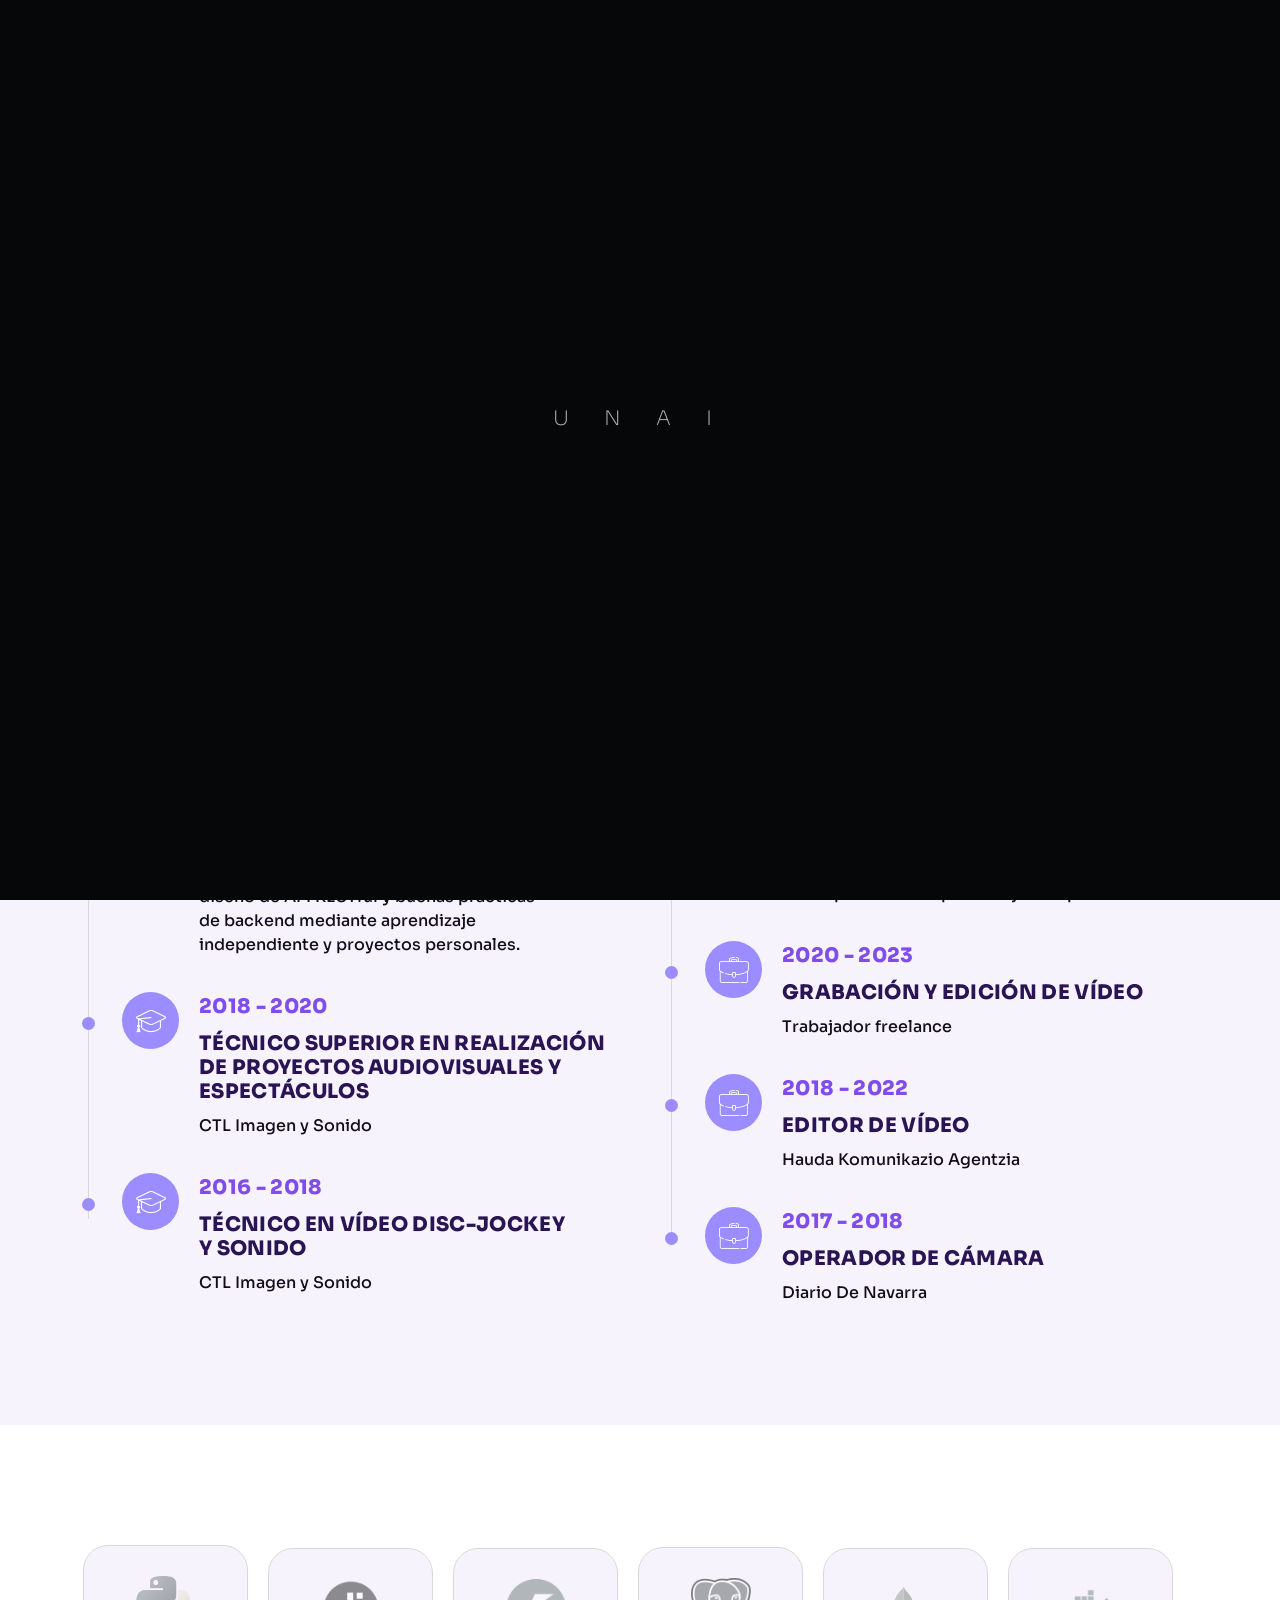
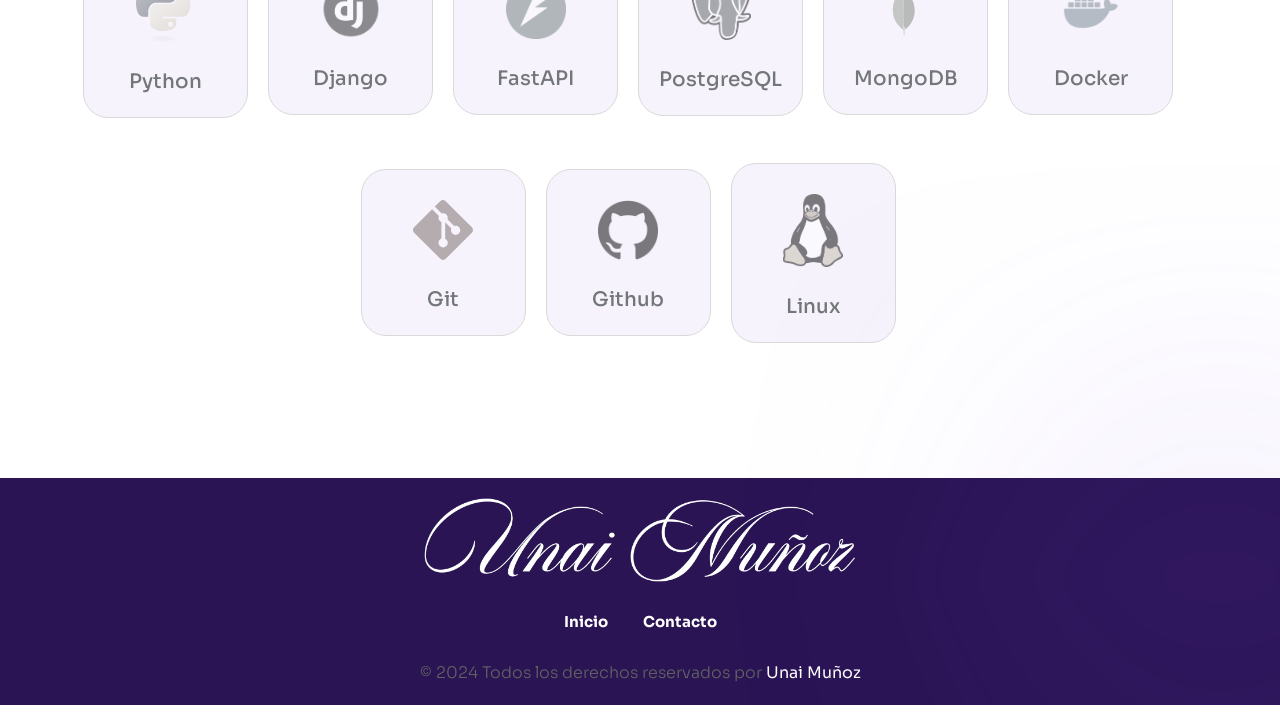
<file: Template/about_es_light.html>
<!DOCTYPE html>
<html class="no-js" lang="es">

<head>
   <meta charset="utf-8" />
   <meta http-equiv="x-ua-compatible" content="ie=edge" />
   <meta name="viewport" content="width=device-width, initial-scale=1" />
   <meta name="description" content="" />

   <!-- Site Title -->
   <title>Sobre mí - Unai Muñoz Pagina Web CV-Portfolio -</title>

   <!-- Place favicon.ico in the root directory -->
   <link rel="apple-touch-icon" href="./assets/img/favicon.png" />
   <link rel="shortcut icon" type="image/png" href="./assets/img/favicon.png" />

   <!-- CSS here -->
   <link rel="stylesheet" href="assets/css/animate.min.css" />
   <link rel="stylesheet" href="assets/css/bootstrap.min.css" />
   <link rel="stylesheet" href="assets/css/font-awesome-pro.min.css" />
   <link rel="stylesheet" href="assets/css/flaticon_gerold.css" />
   <link rel="stylesheet" href="assets/css/nice-select.css" />
   <link rel="stylesheet" href="assets/css/backToTop.css" />
   <link rel="stylesheet" href="assets/css/owl.carousel.min.css" />
   <link rel="stylesheet" href="assets/css/swiper.min.css" />
   <link rel="stylesheet" href="assets/css/odometer-theme-default.css" />
   <link rel="stylesheet" href="assets/css/magnific-popup.css" />
   <link rel="stylesheet" href="assets/css/main.css" />
   <link rel="stylesheet" href="assets/css/main-2.css" />
   <link rel="stylesheet" href="assets/css/main-3.css" />
   <link rel="stylesheet" href="assets/css/light-mode.css" />
   <link rel="stylesheet" href="assets/css/meanmenu.css" />
   <link rel="stylesheet" href="assets/css/responsive.css" />
   <link rel="stylesheet" href="assets/css/responsive-2.css" />
   <link rel="stylesheet" href="assets/css/responsive-3.css" />
   <!-- Google tag (gtag.js) -->
   <script async src="https://www.googletagmanager.com/gtag/js?id=G-VV5L5KRPJP"></script>
   <script>
   window.dataLayer = window.dataLayer || [];
   function gtag(){dataLayer.push(arguments);}
   gtag('js', new Date());

   gtag('config', 'G-VV5L5KRPJP');
   </script>
</head>

<body class="absolute_header inner-page light-mode">
   
   <!-- Preloader Area Start -->
   <div class="preloader">
      <svg viewBox="0 0 1000 1000" preserveAspectRatio="none">
         <path id="preloaderSvg" d="M0,1005S175,995,500,995s500,5,500,5V0H0Z"></path>
      </svg>

      <div class="preloader-heading">
         <div class="load-text">
            <span>U</span>
            <span>n</span>
            <span>a</span>
            <span>i</span>
         </div>
      </div>
   </div>
   <!-- Preloader Area End -->

   <!-- start: Back To Top -->
   <div class="progress-wrap" id="scrollUp">
      <svg class="progress-circle svg-content" width="100%" height="100%" viewBox="-1 -1 102 102">
         <path d="M50,1 a49,49 0 0,1 0,98 a49,49 0 0,1 0,-98" />
      </svg>
   </div>
   <!-- end: Back To Top -->

   <!-- HEADER START -->
   <header class="tj-header-area header-absolute">
      <div class="container">
         <div class="row">
            <div class="col-12 d-flex flex-wrap align-items-center">
               <div class="logo-box">
                  <a href="index_es-light.html">
                     <img src="assets/img/logo/logo_dark_unai.png" alt="" />
                  </a>
               </div>
               <div class="header-info-list d-none d-md-inline-block">
                  <ul class="ul-reset">
                     <li><a href="mailto:unai.devel@gmail.com">unai.devel@gmail.com</a></li>
                  </ul>
               </div>
               <div class="header-menu" id="headerMenu">
                  <nav>
                     <ul>
                        <li class="has-dropdown">
                            <a class="current-menu-item" href="index_es-light.html">Inicio</a>
                            <ul class="sub-menu">
                                <li class="has-dropdown">
                                    <a href="index_es.html">Modo Oscuro</a>
                                    <ul class="sub-menu">

                                    </ul>
                                </li>
                                <li class="has-dropdown">
                                    <a href="index-light.html">Modo Claro</a>
                                    <ul class="sub-menu">

                                    </ul>
                                </li>
                            </ul>
                        </li>
                        <li class="current-menu-item"><a href="about_es_light.html">Sobre mí</a></li>
                        <li><a href="contact_es-light.html">Contacto</a></li>
                    </ul>
                  </nav>
               </div>
               <div class="mobile-menu d-lg-none"></div>
               <div class="header-button">
                  <a href="/assets/CVs/Unai_Munoz_CV_es.pdf" download class="tj-btn-primary-2">Descargar CV</a>
               </div>
               <div class="menu-bar d-lg-none">
                  <button>
                     <span></span>
                     <span></span>
                     <span></span>
                     <span></span>
                  </button>
               </div>
            </div>
         </div>
      </div>
   </header>
   <header class="tj-header-area header-2 header-sticky sticky-out">
      <div class="container">
         <div class="row">
            <div class="col-12 d-flex flex-wrap align-items-center">
               <div class="logo-box">
                  <a href="index_es-light.html">
                     <img src="assets/img/logo/logo_dark_unai.png" alt="" />
                  </a>
               </div>
               <div class="header-info-list d-none d-md-inline-block">
                  <ul class="ul-reset">
                     <li><a href="mailto:unai.devel@gmail.com">unai.devel@gmail.com</a></li>
                  </ul>
               </div>
               <div class="header-menu">
                  <nav>
                     <ul>
                        <li class="has-dropdown">
                            <a class="current-menu-item" href="index_es-light.html">Inicio</a>
                            <ul class="sub-menu">
                                <li class="has-dropdown">
                                    <a href="index_es.html">Modo Oscuro</a>
                                    <ul class="sub-menu">
                                        <li>
                                        </li>
                                    </ul>
                                </li>
                                <li class="has-dropdown">
                                    <a href="index-light.html">Modo Claro</a>
                                    <ul class="sub-menu">
                                        <li>
                                        </li>
                                    </ul>
                                </li>
                            </ul>
                        </li>
                        <li class="current-menu-item"><a href="about_es_light.html">Sobre mí</a></li>
                        <li><a href="contact_es-light.html">Contacto</a></li>
                    </ul>
                  </nav>
               </div>
               <div class="mobile-menu d-lg-none"></div>
               <div class="header-button">
                  <a href="/assets/CVs/Unai_Munoz_CV_es.pdf" download class="tj-btn-primary-2">Descargar CV</a>
               </div>
               <div class="menu-bar d-lg-none">
                  <button>
                     <span></span>
                     <span></span>
                     <span></span>
                     <span></span>
                  </button>
               </div>
            </div>
         </div>
      </div>
   </header>
   <!-- HEADER END -->

   <main class="site-content" id="content">
      <!-- START: Breadcrumb Area -->
      <section class="breadcrumb_area" data-bg-image="./assets/img/breadcrumb/breadcrumb-bg4.png"
         data-bg-color="#140C1C">
         <div class="container">
            <div class="row">
               <div class="col">
                  <div class="breadcrumb_content d-flex flex-column align-items-center">
                     <h2 class="title wow fadeInUp" data-wow-delay=".3s">Sobre mí</h2>
                     <div class="breadcrumb_navigation wow fadeInUp" data-wow-delay=".5s">
                        <span><a href="index_es-light.html">Inicio</a></span>
                        <i class="far fa-long-arrow-right"></i>
                        <span class="current-item">Sobre mí</span>
                     </div>
                  </div>
               </div>
            </div>
         </div>
      </section>
      <!-- END: Breadcrumb Area -->

      <!-- start: Works Area -->
      <section class="works-section style-2" id="resume-section">
         <div class="container">
            <div class="row">
               <div class="col-md-12">
                  <div class="section-header text-center">
                     <h2 class="section-title wow fadeInUp" data-wow-delay=".3s">Mi Currículum</h2>
                  </div>
               </div>
            </div>
            <div class="row">
               <div class="col-12">
                  <div class="works-wrapper">
                     <div class="works-content-item">
                        <h3 class="title wow fadeInLeft" style="margin-top: 37px;" data-wow-delay=".3s">Educación</h3>
                        <div class="works-inner wow fadeInUp" data-wow-delay=".4s">
                           <div class="works-item">
                              <div class="works-icon">
                                 <i class="flaticon-graduation-cap"></i>
                              </div>
                              <div class="works-content">
                                 <span class="number">2023 - 2025</span>
                                 <h5 class="title">Desarrollador Backend (Autodidacta)</h5>
                                 <span class="sub-title">Enfoque en Python, Django, FastAPI, SQL,<br> diseño de API RESTful y buenas prácticas <br> de backend mediante aprendizaje <br> independiente y proyectos personales.</span>
                              </div>
                           </div>
                           <div class="works-item">
                              <div class="works-icon">
                                 <i class="flaticon-graduation-cap"></i>
                              </div>
                              <div class="works-content">
                                 <span class="number">2018 - 2020</span>
                                 <h5 class="title">Técnico Superior en Realización de Proyectos Audiovisuales y Espectáculos</h5>
                                 <span class="sub-title">CTL Imagen y Sonido</span>
                              </div>
                           </div>
                           <div class="works-item">
                              <div class="works-icon">
                                 <i class="flaticon-graduation-cap"></i>
                              </div>
                              <div class="works-content">
                                 <span class="number">2016 - 2018</span>
                                 <h5 class="title">Técnico en Vídeo Disc-Jockey <br>y Sonido</h5>
                                 <span class="sub-title">CTL Imagen y Sonido</span>
                              </div>
                           </div>
                        </div>
                     </div>
                     <div class="works-content-item" style="margin-top: 44px;">
                        <h3 class="title wow fadeInRight work-title-nowrap" data-wow-delay=".3s">Experiencia Laboral</h3>
                        <div class="works-inner wow fadeInUp" data-wow-delay=".4s">
                           <div class="works-item">
                              <div class="works-icon">
                                 <i class="flaticon-suitcase"></i>
                              </div>
                              <div class="works-content">
                                 <span class="number">2023 - 2025</span>
                                 <h5 class="title">Desarrollador Backend (Proyectos propios)</h5>
                                 <span class="sub-title">Desarrollo y despliegue de sistemas backend como parte de mi aprendizaje independiente.</span>
                              </div>
                           </div>
                           <div class="works-item">
                              <div class="works-icon">
                                 <i class="flaticon-suitcase"></i>
                              </div>
                              <div class="works-content">
                                 <span class="number">2020 - 2023</span>
                                 <h5 class="title">Grabación y edición de vídeo</h5>
                                 <span class="sub-title">Trabajador freelance</span>
                              </div>
                           </div>
                           <div class="works-item">
                              <div class="works-icon">
                                 <i class="flaticon-suitcase"></i>
                              </div>
                              <div class="works-content">
                                 <span class="number">2018 - 2022</span>
                                 <h5 class="title">Editor de vídeo</h5>
                                 <span class="sub-title">Hauda Komunikazio Agentzia</span>
                              </div>
                           </div>
                           <div class="works-item">
                              <div class="works-icon">
                                 <i class="flaticon-suitcase"></i>
                              </div>
                              <div class="works-content">
                                 <span class="number">2017 - 2018</span>
                                 <h5 class="title">Operador de Cámara</h5>
                                 <span class="sub-title">Diario De Navarra</span>
                              </div>
                           </div>
                        </div>
                     </div>
                  </div>
               </div>
            </div>
         </div>
      </section>
      <!-- end: Works Area -->

      <!-- SKILLS SECTION START -->
      <section class="skills-section style-2" id="skills-section">
         <div class="container">
            <div class="row">
               <div class="row">
               <div class="col-md-12">
                  <div class="skills-widget style-2 d-flex flex-wrap justify-content-center align-items-center">
                     <div class="skill-item wow fadeInUp" data-wow-delay=".3s">
                        <div class="skill-inner">
                           <div class="icon-box">
                              <img src="assets/img/icons/python.png" alt="" />
                           </div>
                           <div class="number">Python</div>
                        </div>
                        <p></p>
                     </div>
                     <div class="skill-item wow fadeInUp" data-wow-delay=".4s">
                        <div class="skill-inner">
                           <div class="icon-box">
                              <img src="assets/img/icons/djagno_red.png" alt="" />
                           </div>
                           <div class="number">Django</div>
                        </div>
                        <p></p>
                     </div>
                     <div class="skill-item wow fadeInUp" data-wow-delay=".5s">
                        <div class="skill-inner">
                           <div class="icon-box">
                              <img src="assets/img/icons/fastAPI.png" alt="" />
                           </div>
                           <div class="number">FastAPI</div>
                        </div>
                        <p></p>
                     </div>
                     <div class="skill-item wow fadeInUp" data-wow-delay=".6s">
                        <div class="skill-inner">
                           <div class="icon-box">
                              <img src="assets/img/icons/postgresql.png" alt="" />
                           </div>
                           <div class="number">PostgreSQL</div>
                        </div>
                        <p></p>
                     </div>
                     <div class="skill-item wow fadeInUp" data-wow-delay=".5s">
                        <div class="skill-inner">
                           <div class="icon-box">
                              <img src="assets/img/icons/mongodb.svg" alt="" />
                           </div>
                           <div class="number">MongoDB</div>
                        </div>
                        <p></p>
                     </div>
                     <div class="skill-item wow fadeInUp" data-wow-delay=".7s">
                        <div class="skill-inner">
                           <div class="icon-box">
                              <img src="assets/img/icons/docker.png" alt="" />
                           </div>
                           <div class="number">Docker</div>
                        </div>
                        <p></p>
                     </div>
                     <div class="skill-item wow fadeInUp" data-wow-delay=".8s">
                        <div class="skill-inner">
                           <div class="icon-box">
                              <img src="assets/img/icons/git-icon.svg" alt="" />
                           </div>
                           <div class="number">Git</div>
                        </div>
                        <p></p>
                     </div>
                     <div class="skill-item wow fadeInUp" data-wow-delay=".5s">
                        <div class="skill-inner">
                           <div class="icon-box">
                              <img src="assets/img/icons/github.png" alt="" />
                           </div>
                           <div class="number">Github</div>
                        </div>
                        <p></p>
                     </div>
                     <div class="skill-item wow fadeInUp" data-wow-delay=".5s">
                        <div class="skill-inner">
                           <div class="icon-box">
                              <img src="assets/img/icons/linux.png" alt="" />
                           </div>
                           <div class="number">Linux</div>
                        </div>
                        <p></p>
                     </div>
                  </div>
               </div>
            </div>
         </div>
      </section>
      <!-- SKILLS SECTION END -->

   </main>

   <!-- FOOTER AREA START -->
   <footer class="tj-footer-area style-2">
      <div class="container">
         <div class="row">
            <div class="col-md-12 text-center">
               <div class="footer-logo-box">
                  <a href="#"><img src="assets/img/logo/UnaiMunoz_logo_white.png" alt="" /></a>
               </div>
               <div class="footer-menu">
                  <nav>
                     <ul>
                        <li><a href="index_es-light.html">Inicio</a></li>
                        <li><a href="contact_es-light.html">Contacto</a></li>
                     </ul>
                  </nav>
               </div>
               <div class="copy-text style-2">
                  <p>&copy; 2024 Todos los derechos reservados por <a href="#" target="_blank">Unai Muñoz</a></p>
               </div>
            </div>
         </div>
      </div>
   </footer>
   <!-- FOOTER AREA END -->

   <!-- JS here -->
   <script src="assets/js/jquery.min.js"></script>
   <script src="assets/js/bootstrap.bundle.min.js"></script>

   <script src="assets/js/gsap.min.js"></script>
   <script src="assets/js/gsap-scroll-to-plugin.min.js"></script>
   <script src="assets/js/gsap-scroll-trigger.min.js"></script>
   <script src="assets/js/gsap-split-text.min.js"></script>
   <script src="assets/js/lenis.min.js"></script>

   <script src="assets/js/nice-select.min.js"></script>
   <script src="assets/js/backToTop.js"></script>
   <script src="assets/js/appear.min.js"></script>
   <script src="assets/js/wow.min.js"></script>
   <script src="assets/js/lightcase.js"></script>
   <script src="assets/js/owl.carousel.min.js"></script>
   <script src="assets/js/swiper.min.js"></script>
   <script src="assets/js/imagesloaded-pkgd.js"></script>
   <script src="assets/js/isotope.pkgd.min.js"></script>
   <script src="assets/js/odometer.min.js"></script>
   <script src="assets/js/magnific-popup.js"></script>
   <script src="assets/js/validate.min.js"></script>
   <script src="assets/js/meanmenu.js"></script>
   <script src="assets/js/main.js"></script>
</body>

</html>
</file>
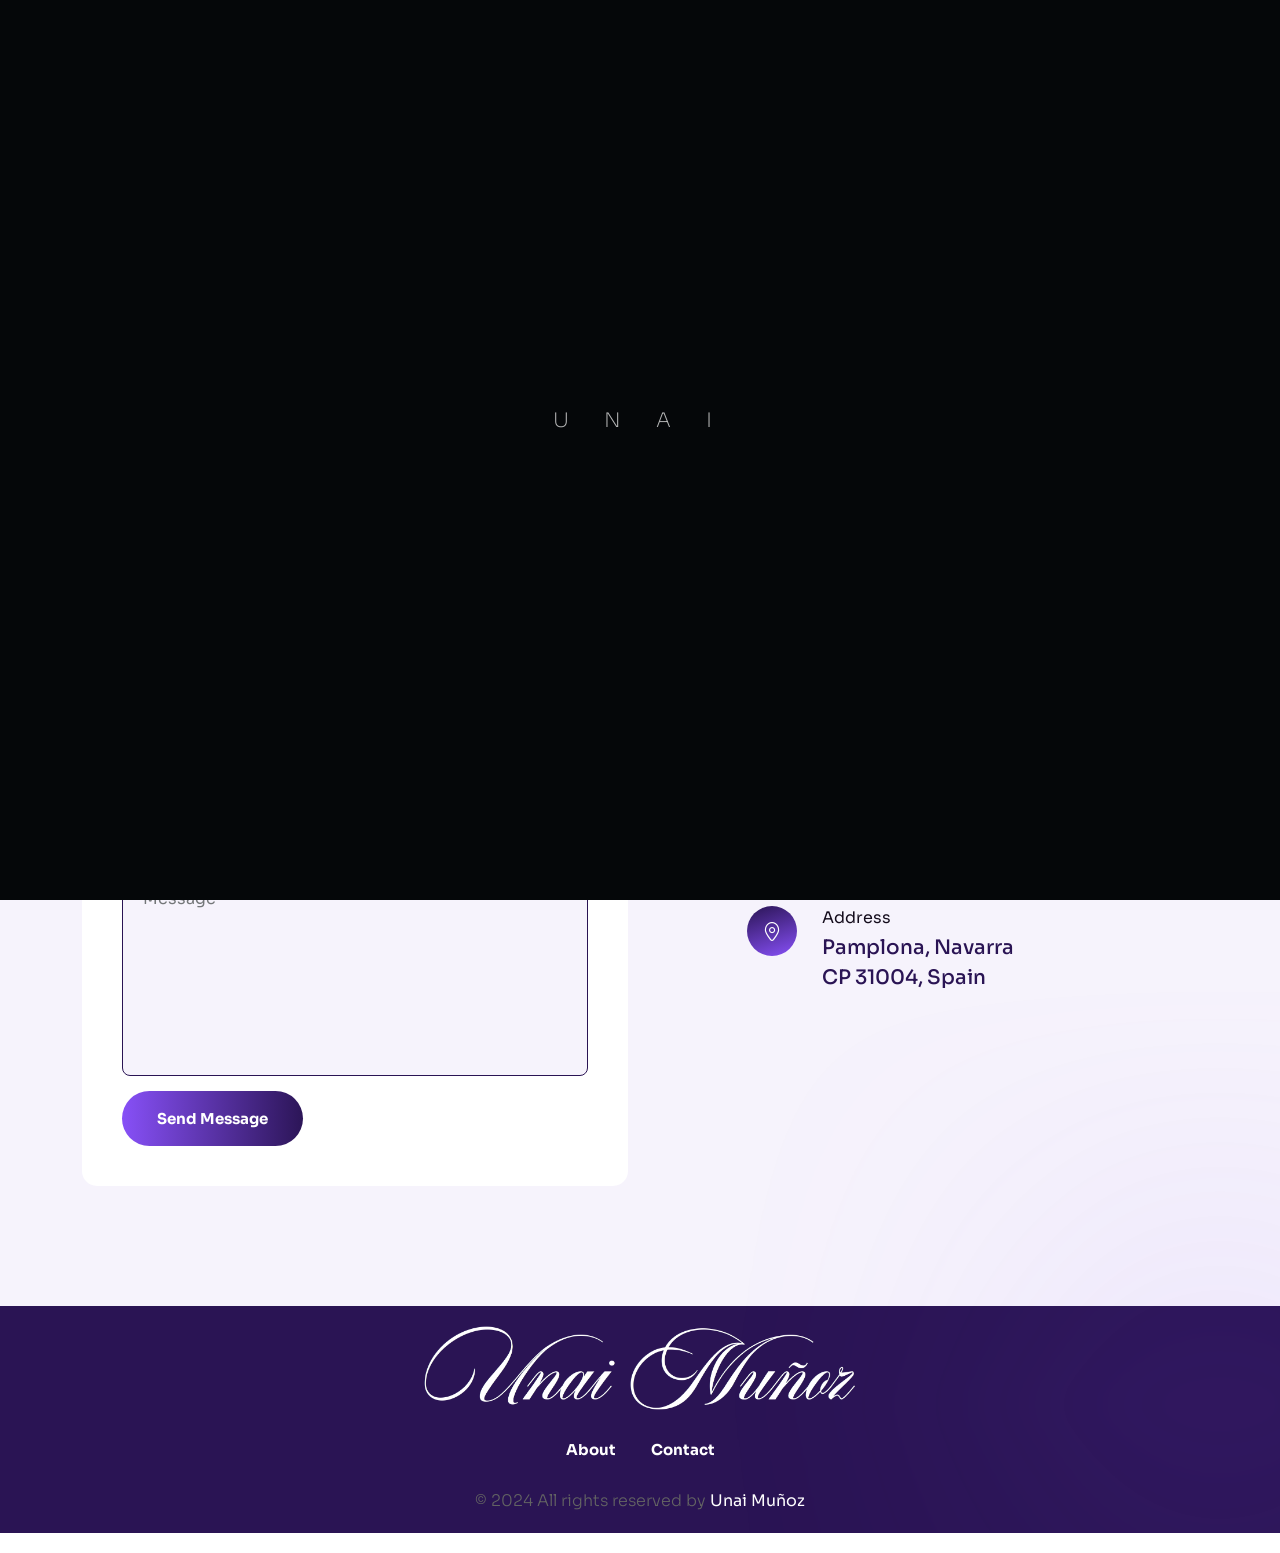
<file: Template/contact-light.html>
<!DOCTYPE html>
<html class="no-js" lang="en">

<head>
   <meta charset="utf-8" />
   <meta http-equiv="x-ua-compatible" content="ie=edge" />
   <meta name="viewport" content="width=device-width, initial-scale=1" />
   <meta name="description" content="" />

   <!-- Site Title -->
   <title>Contact area Unai Muñoz Portfolio</title>

   <!-- Place favicon.ico in the root directory -->
   <link rel="apple-touch-icon" href="./assets/img/favicon.png" />
   <link rel="shortcut icon" type="image/png" href="./assets/img/favicon.png" />

   <!-- CSS here -->
   <link rel="stylesheet" href="assets/css/animate.min.css" />
   <link rel="stylesheet" href="assets/css/bootstrap.min.css" />
   <link rel="stylesheet" href="assets/css/font-awesome-pro.min.css" />
   <link rel="stylesheet" href="assets/css/flaticon_gerold.css" />
   <link rel="stylesheet" href="assets/css/nice-select.css" />
   <link rel="stylesheet" href="assets/css/backToTop.css" />
   <link rel="stylesheet" href="assets/css/owl.carousel.min.css" />
   <link rel="stylesheet" href="assets/css/swiper.min.css" />
   <link rel="stylesheet" href="assets/css/odometer-theme-default.css" />
   <link rel="stylesheet" href="assets/css/magnific-popup.css" />
   <link rel="stylesheet" href="assets/css/main.css" />
   <link rel="stylesheet" href="assets/css/main-2.css" />
   <link rel="stylesheet" href="assets/css/main-3.css" />
   <link rel="stylesheet" href="assets/css/light-mode.css" />
   <link rel="stylesheet" href="assets/css/meanmenu.css" />
   <link rel="stylesheet" href="assets/css/responsive.css" />
   <link rel="stylesheet" href="assets/css/responsive-2.css" />
   <link rel="stylesheet" href="assets/css/responsive-3.css" />
   <!-- Google tag (gtag.js) -->
   <script async src="https://www.googletagmanager.com/gtag/js?id=G-VV5L5KRPJP"></script>
   <script>
   window.dataLayer = window.dataLayer || [];
   function gtag(){dataLayer.push(arguments);}
   gtag('js', new Date());

   gtag('config', 'G-VV5L5KRPJP');
   </script>
</head>

<body class="absolute_header inner-page light-mode">
   
   <!-- Preloader Area Start -->
   <div class="preloader">
      <svg viewBox="0 0 1000 1000" preserveAspectRatio="none">
         <path id="preloaderSvg" d="M0,1005S175,995,500,995s500,5,500,5V0H0Z"></path>
      </svg>

      <div class="preloader-heading">
         <div class="load-text">
            <span>U</span>
            <span>n</span>
            <span>a</span>
            <span>i</span>
         </div>
      </div>
   </div>
   <!-- Preloader Area End -->

   <!-- start: Back To Top -->
   <div class="progress-wrap" id="scrollUp">
      <svg class="progress-circle svg-content" width="100%" height="100%" viewBox="-1 -1 102 102">
         <path d="M50,1 a49,49 0 0,1 0,98 a49,49 0 0,1 0,-98" />
      </svg>
   </div>
   <!-- end: Back To Top -->

   <!-- HEADER START -->
   <header class="tj-header-area header-absolute">
      <div class="container">
         <div class="row">
            <div class="col-12 d-flex flex-wrap align-items-center">
               <div class="logo-box">
                  <a href="index-light.html">
                     <img src="assets/img/logo/logo_dark_unai.png" alt="" />
                  </a>
               </div>
               <div class="header-info-list d-none d-md-inline-block">
                  <ul class="ul-reset">
                     <li><a href="mailto:unai.devel@gmail.com">unai.devel@gmail.com</a></li>
                  </ul>
               </div>
               <div class="header-menu" id="headerMenu">
                  <nav>
                     <ul>
                        <li class="has-dropdown">
                           <a class="current-menu-item" href="index-light.html">Home</a>
                           <ul class="sub-menu">
                              <li class="has-dropdown">
                                 <a href="index.html">Dark Mode</a>
                                 <ul class="sub-menu">
                                 </ul>
                              </li>
                              <li class="has-dropdown">
                                 <a href="index-light.html">Light Mode</a>
                                 <ul class="sub-menu">
                                       
                                 </ul>
                              </li>
                           </ul>
                        </li>
                        <li><a href="about-light.html">About</a></li>


                        <li class="current-menu-item"><a href="contact-light.html">Contact</a></li>
                    </ul>
                  </nav>
               </div>
               <div class="mobile-menu d-lg-none"></div>
               <div class="header-button">
                  <a href="/assets/CVs/Unai_Munoz_CV_en.pdf" download class="tj-btn-primary-2">Download CV</a>
               </div>
               <div class="menu-bar d-lg-none">
                  <button>
                     <span></span>
                     <span></span>
                     <span></span>
                     <span></span>
                  </button>
               </div>
            </div>
         </div>
      </div>
   </header>
   <header class="tj-header-area header-2 header-sticky sticky-out">
      <div class="container">
         <div class="row">
            <div class="col-12 d-flex flex-wrap align-items-center">
               <div class="logo-box">
                  <a href="index-light.html">
                     <img src="assets/img/logo/logo_dark_unai.png" alt="" />
                  </a>
               </div>
               <div class="header-info-list d-none d-md-inline-block">
                  <ul class="ul-reset">
                     <li><a href="mailto:unai.devel@gmail.com">unai.devel@gmail.com</a></li>
                  </ul>
               </div>
               <div class="header-menu">
                  <nav>
                     <ul>
                        <li class="has-dropdown">
                           <a class="current-menu-item" href="index-light.html">Home</a>
                           <ul class="sub-menu">
                              <li class="has-dropdown">
                                 <a href="index.html">Dark Mode</a>
                                 <ul class="sub-menu">

                                 </ul>
                              </li>
                              <li class="has-dropdown">
                                 <a href="index-light.html">Light Mode</a>
                                 <ul class="sub-menu">

                                 </ul>
                              </li>
                           </ul>
                        </li>
                        <li><a href="about-light.html">About</a></li>

                        
                        <li class="current-menu-item"><a href="contact-light.html">Contact</a></li>
                    </ul>
                  </nav>
               </div>
               <div class="mobile-menu d-lg-none"></div>
               <div class="header-button">
                  <a href="#" class="btn tj-btn-primary">Download CV</a>
               </div>
               <div class="menu-bar d-lg-none">
                  <button>
                     <span></span>
                     <span></span>
                     <span></span>
                     <span></span>
                  </button>
               </div>
            </div>
         </div>
      </div>
   </header>
   <!-- HEADER END -->

   <main class="site-content" id="content">
      <!-- START: Breadcrumb Area -->
      <section class="breadcrumb_area" data-bg-image="./assets/img/breadcrumb/breadcrumb-bg4.png"
         data-bg-color="#140C1C">
         <div class="container">
            <div class="row">
               <div class="col">
                  <div class="breadcrumb_content d-flex flex-column align-items-center">
                     <h2 class="title wow fadeInUp" data-wow-delay=".3s">Contact</h2>
                     <div class="breadcrumb_navigation wow fadeInUp" data-wow-delay=".5s">
                        <span><a href="index-light.html">Home</a></span>
                        <i class="far fa-long-arrow-right"></i>
                        <span class="current-item">Contact</span>
                     </div>
                  </div>
               </div>
            </div>
         </div>
      </section>
      <!-- END: Breadcrumb Area -->

      <!-- start: Contact Area -->
      <section class="contact-section" id="contact-section">
         <div class="container">
            <div class="row">
               <div class="col-lg-6 col-md-7 order-2 order-md-1">
                  <div class="contact-form-box wow fadeInLeft" data-wow-delay=".3s">
                     <div class="section-header">
                        <h2 class="section-title">Contact me!</h2>
                        <p>Building the engine that powers your product.</p>
                     </div>
                     <div class="tj-contact-form">
                        <form id="contact-form" name="contact" method="POST" data-netlify="true">
                           <input type="hidden" name="form-name" value="contact" />
                           <div class="row gx-3">
                              <div class="col-sm-6">
                                 <div class="form_group">
                                    <input type="text" name="conName" id="conName" placeholder="First name"
                                       autocomplete="off" />
                                 </div>
                              </div>
                              <div class="col-sm-6">
                                 <div class="form_group">
                                    <input type="text" name="conLName" id="conLName" placeholder="Last name"
                                       autocomplete="off" />
                                 </div>
                              </div>
                              <div class="col-sm-6">
                                 <div class="form_group">
                                    <input type="email" name="conEmail" id="conEmail" placeholder="Email address"
                                       autocomplete="off" />
                                 </div>
                              </div>
                              <div class="col-sm-6">
                                 <div class="form_group">
                                    <input type="tel" name="conPhone" id="conPhone" placeholder="Phone number"
                                       autocomplete="off" />
                                 </div>
                              </div>
                              <div class="col-12">
                                 <div class="form_group">
                                    <select name="conService" id="conService" class="tj-nice-select">
                                       <option value="" selected disabled>Reason for Contact</option>
                                       <option value="braning">Hire me</option>
                                       <option value="web">Share a project idea</option>
                                       <option value="uxui">Open source project</option>
                                    </select>
                                 </div>
                              </div>
                              <div class="col-12">
                                 <div class="form_group">
                                    <textarea name="conMessage" id="conMessage" placeholder="Message"></textarea>
                                 </div>
                              </div>
                              <div class="col-12">
                                 <div class="form_btn">
                                    <button type="submit" class="btn tj-btn-primary">Send Message</button>
                                 </div>
                              </div>
                           </div>
                        </form>
                     </div>
                     <small id="form-message" style="display: none; color: rgb(94, 20, 206); margin-top: 10px;"></small>
                  </div>
               </div>
               <div class="col-lg-5 offset-lg-1 col-md-5 d-flex flex-wrap align-items-center order-1 order-md-2">
                  <div class="contact-info-list">
                     <ul class="ul-reset">
                        <li class="d-flex flex-wrap align-items-center position-relative wow fadeInRight"
                           data-wow-delay=".4s">
                           <div class="icon-box">
                              <i class="flaticon-phone-call"></i>
                           </div>
                           <div class="text-box">
                              <p>Phone</p>
                              <a href="tel:638496915">+34 638 496 915</a>
                           </div>
                        </li>
                        <li class="d-flex flex-wrap align-items-center position-relative wow fadeInRight"
                           data-wow-delay=".5s">
                           <div class="icon-box">
                              <i class="flaticon-mail-inbox-app"></i>
                           </div>
                           <div class="text-box">
                              <p>Email</p>
                              <a href="mailto:unai.devel@gmail.com">unai.devel@gmail.com</a>
                           </div>
                        </li>
                        <li class="d-flex flex-wrap align-items-center position-relative wow fadeInRight"
                           data-wow-delay=".6s">
                           <div class="icon-box">
                              <i class="flaticon-location"></i>
                           </div>
                           <div class="text-box">
                              <p>Address</p>
                              <a href="https://maps.app.goo.gl/ADvME8HWwVfTUmdC9" target="_blank" rel="noopener noreferrer">Pamplona, Navarra <br />CP 31004, Spain</a>
                           </div>
                        </li>
                     </ul>
                  </div>
               </div>
            </div>
         </div>
      </section>
      <!-- end: Contact Area -->
   </main>

   <!-- FOOTER AREA START -->
   <footer class="tj-footer-area style-2">
      <div class="container">
         <div class="row">
            <div class="col-md-12 text-center">
               <div class="footer-logo-box">
                  <a href="#"><img src="assets/img/logo/UnaiMunoz_logo_white.png" alt="" /></a>
               </div>
               <div class="footer-menu">
                  <nav>
                     <ul>
                        <li><a href="about-light.html">About</a></li>

                        <li><a href="contact-light.html">Contact</a></li>
                     </ul>
                  </nav>
               </div>
               <div class="copy-text style-2">
                  <p>&copy; 2024 All rights reserved by <a href="#" target="_blank">Unai Muñoz</a></p>
               </div>
            </div>
         </div>
      </div>
   </footer>
   <!-- FOOTER AREA END -->

   <!-- JS here -->
   <script src="assets/js/jquery.min.js"></script>
   <script src="assets/js/bootstrap.bundle.min.js"></script>

   <script src="assets/js/gsap.min.js"></script>
   <script src="assets/js/gsap-scroll-to-plugin.min.js"></script>
   <script src="assets/js/gsap-scroll-trigger.min.js"></script>
   <script src="assets/js/gsap-split-text.min.js"></script>
   <script src="assets/js/lenis.min.js"></script>

   <script src="assets/js/nice-select.min.js"></script>
   <script src="assets/js/backToTop.js"></script>
   <script src="assets/js/appear.min.js"></script>
   <script src="assets/js/wow.min.js"></script>
   <script src="assets/js/lightcase.js"></script>
   <script src="assets/js/owl.carousel.min.js"></script>
   <script src="assets/js/swiper.min.js"></script>
   <script src="assets/js/imagesloaded-pkgd.js"></script>
   <script src="assets/js/isotope.pkgd.min.js"></script>
   <script src="assets/js/odometer.min.js"></script>
   <script src="assets/js/magnific-popup.js"></script>
   <script src="assets/js/validate.min.js"></script>
   <script src="assets/js/meanmenu.js"></script>
   <script src="assets/js/main.js"></script>






<script>
  const form = document.getElementById("contact-form");
  const messageBox = document.getElementById("form-message");

  form.addEventListener("submit", function(event) {
    event.preventDefault(); // No recargues

    const name = form.querySelector('input[name="conName"]').value.trim();
    const lastName = form.querySelector('input[name="conLName"]').value.trim();
    const email = form.querySelector('input[name="conEmail"]').value.trim();
    const phone = form.querySelector('input[name="conPhone"]').value.trim();
    const message = form.querySelector('textarea[name="conMessage"]').value.trim();

    // Validación simple
    if (!name || !lastName || !email || !message) {
      messageBox.style.color = "red";
      messageBox.textContent = "Please fill in all required fields.";
      messageBox.style.display = "block";
      return;
    }

    const data = new FormData(form);

    fetch("/", {
      method: "POST",
      body: data,
      headers: { "Accept": "application/x-www-form-urlencoded" }
    })
    .then(response => {
      if (response.ok) {
        messageBox.style.color = "purple";
        messageBox.textContent = "Message sent successfully. Thank you!";
        messageBox.style.display = "block";
        form.reset();
      } else {
        throw new Error("Submission error");
      }
    })
    .catch(() => {
      messageBox.style.color = "red";
      messageBox.textContent = "Oops, something went wrong. Try again.";
      messageBox.style.display = "block";
    });
  });
</script>
</body>

</html>
</file>
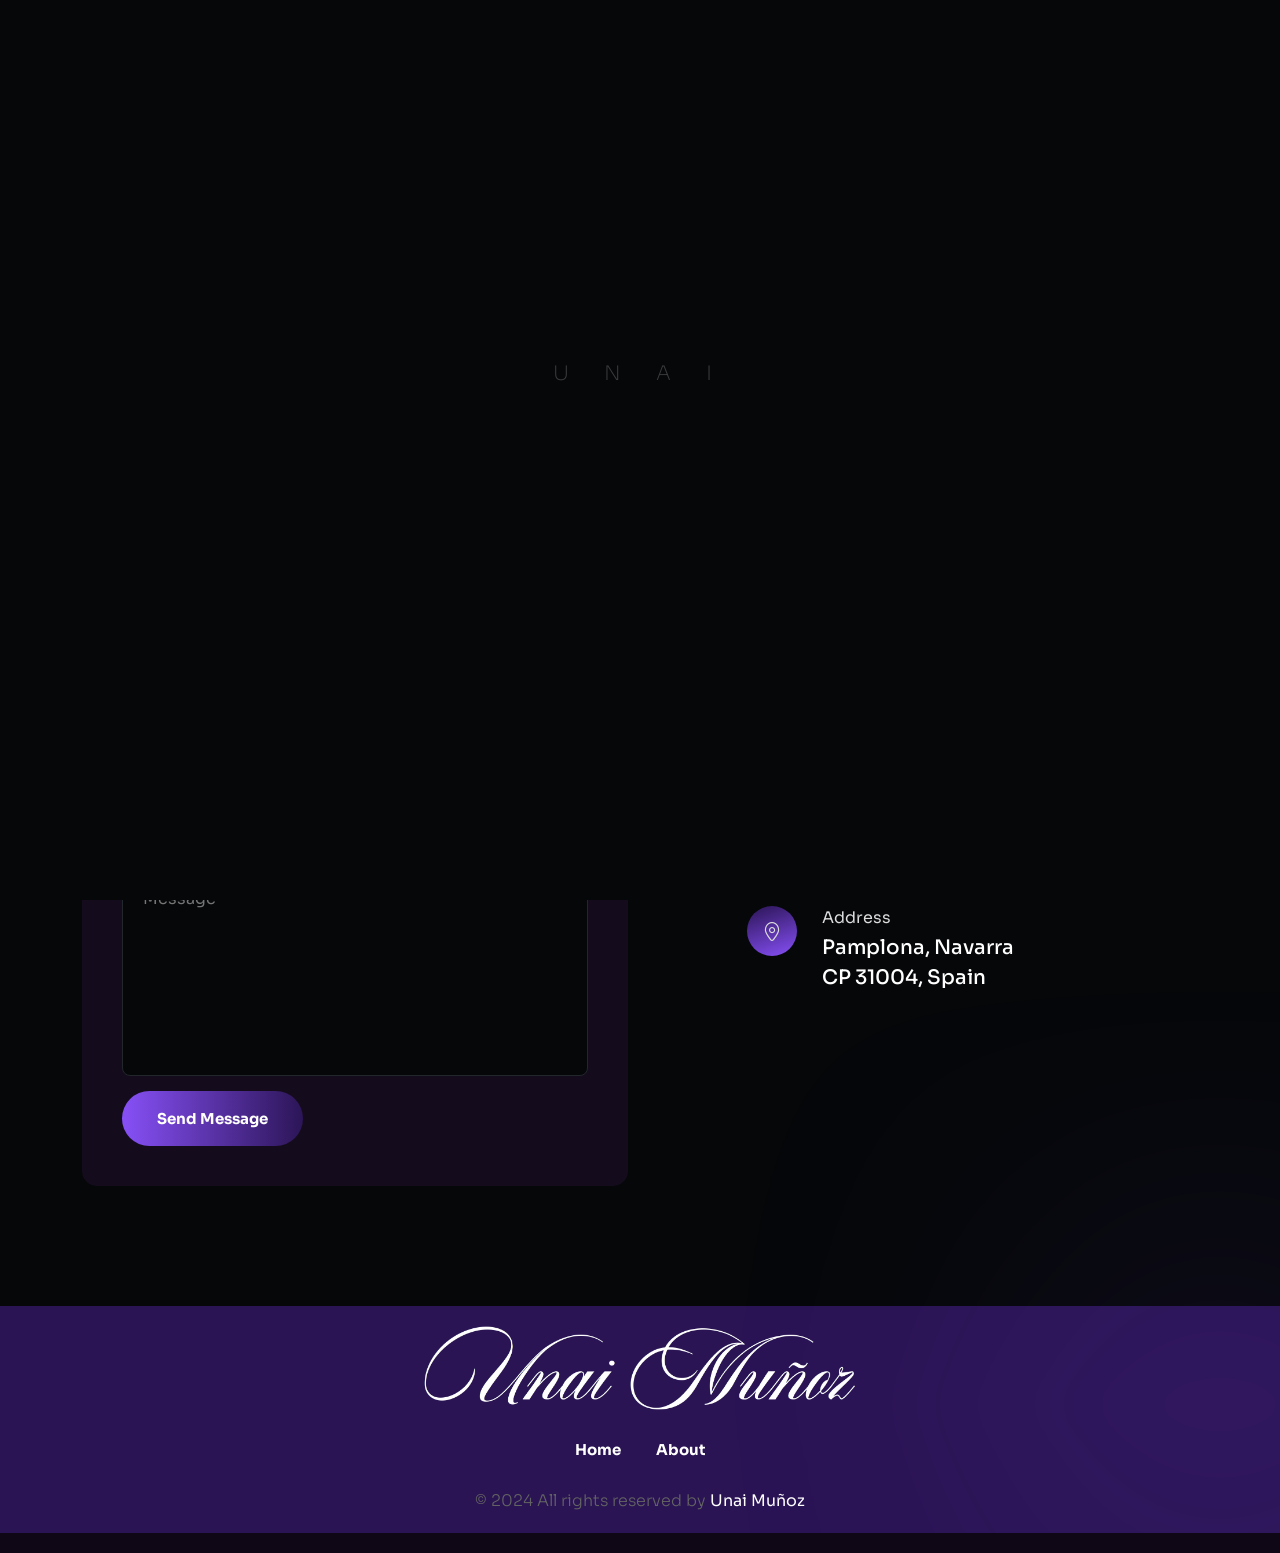
<file: Template/contact.html>
<!DOCTYPE html>
<html class="no-js" lang="en">

<head>
   <meta charset="utf-8" />
   <meta http-equiv="x-ua-compatible" content="ie=edge" />
   <meta name="viewport" content="width=device-width, initial-scale=1" />
   <meta name="description" content="" />

   <!-- Site Title -->
   <title>Contact area Unai Muñoz Portfolio</title>

   <!-- Place favicon.ico in the root directory -->
   <link rel="apple-touch-icon" href="./assets/img/favicon.png" />
   <link rel="shortcut icon" type="image/png" href="./assets/img/favicon.png" />

   <!-- CSS here -->
   <link rel="stylesheet" href="assets/css/animate.min.css" />
   <link rel="stylesheet" href="assets/css/bootstrap.min.css" />
   <link rel="stylesheet" href="assets/css/font-awesome-pro.min.css" />
   <link rel="stylesheet" href="assets/css/flaticon_gerold.css" />
   <link rel="stylesheet" href="assets/css/nice-select.css" />
   <link rel="stylesheet" href="assets/css/backToTop.css" />
   <link rel="stylesheet" href="assets/css/owl.carousel.min.css" />
   <link rel="stylesheet" href="assets/css/swiper.min.css" />
   <link rel="stylesheet" href="assets/css/odometer-theme-default.css" />
   <link rel="stylesheet" href="assets/css/magnific-popup.css" />
   <link rel="stylesheet" href="assets/css/main.css" />
   <link rel="stylesheet" href="assets/css/main-2.css" />
   <link rel="stylesheet" href="assets/css/main-3.css" />
   <link rel="stylesheet" href="assets/css/light-mode.css" />
   <link rel="stylesheet" href="assets/css/meanmenu.css" />
   <link rel="stylesheet" href="assets/css/responsive.css" />
   <link rel="stylesheet" href="assets/css/responsive-2.css" />
   <link rel="stylesheet" href="assets/css/responsive-3.css" />
   <!-- Google tag (gtag.js) -->
   <script async src="https://www.googletagmanager.com/gtag/js?id=G-VV5L5KRPJP"></script>
   <script>
   window.dataLayer = window.dataLayer || [];
   function gtag(){dataLayer.push(arguments);}
   gtag('js', new Date());

   gtag('config', 'G-VV5L5KRPJP');
   </script>
</head>

<body class="absolute_header">

   <!-- Preloader Area Start -->
   <div class="preloader">
      <svg viewBox="0 0 1000 1000" preserveAspectRatio="none">
         <path id="preloaderSvg" d="M0,1005S175,995,500,995s500,5,500,5V0H0Z"></path>
      </svg>

      <div class="preloader-heading">
         <div class="load-text">
            <span>U</span>
            <span>n</span>
            <span>a</span>
            <span>i</span>
         </div>
      </div>
   </div>
   <!-- Preloader Area End -->

   <!-- start: Back To Top -->
   <div class="progress-wrap" id="scrollUp">
      <svg class="progress-circle svg-content" width="100%" height="100%" viewBox="-1 -1 102 102">
         <path d="M50,1 a49,49 0 0,1 0,98 a49,49 0 0,1 0,-98" />
      </svg>
   </div>
   <!-- end: Back To Top -->

   <!-- HEADER START -->
   <header class="tj-header-area header-absolute">
      <div class="container">
         <div class="row">
            <div class="col-12 d-flex flex-wrap align-items-center">
               <div class="logo-box">
                  <a href="index.html">
                     <img src="assets/img/logo/logo_unai.png" alt="" />
                  </a>
               </div>
               <div class="header-info-list d-none d-md-inline-block">
                  <ul class="ul-reset">
                     <li><a href="mailto:unai.devel@gmail.com">unai.devel@gmail.com</a></li>
                  </ul>
               </div>
               <div class="header-menu" id="headerMenu">
                  <nav>
                     <ul>
                        <li class="has-dropdown">
                           <a class="current-menu-item" href="index.html">Home</a>
                           <ul class="sub-menu">
                              <li class="has-dropdown">
                                 <a href="index.html">Dark Mode</a>
                                 <ul class="sub-menu">

                                       </li>
                                 </ul>
                              </li>
                              <li class="has-dropdown">
                                 <a href="index-light.html">Light Mode</a>
                                 <ul class="sub-menu">
                                       <li>

                                       </li>
                                 </ul>
                              </li>
                           </ul>
                        </li>
                        <li><a href="about.html">About</a></li>

                        </li>
                        <li class="current-menu-item"><a href="contact.html">Contact</a></li>
                    </ul>
                  </nav>
               </div>
               <div class="mobile-menu d-lg-none"></div>
               <div class="header-button">
                  <a href="/assets/CVs/Unai_Munoz_CV_en.pdf" download class="tj-btn-primary-2">Download CV</a>
               </div>
               <div class="menu-bar d-lg-none">
                  <button>
                     <span></span>
                     <span></span>
                     <span></span>
                     <span></span>
                  </button>
               </div>
            </div>
         </div>
      </div>
   </header>
   <header class="tj-header-area header-2 header-sticky sticky-out">
      <div class="container">
         <div class="row">
            <div class="col-12 d-flex flex-wrap align-items-center">
               <div class="logo-box">
                  <a href="index.html">
                     <img src="assets/img/logo/logo_unai.png" alt="" />
                  </a>
               </div>
               <div class="header-info-list d-none d-md-inline-block">
                  <ul class="ul-reset">
                     <li><a href="mailto:unai.devel@gmail.com">unai.devel@gmail.com</a></li>
                  </ul>
               </div>
               <div class="header-menu">
                  <nav>
                     <ul>
                        <li class="has-dropdown">
                           <a class="current-menu-item" href="index.html">Home</a>
                           <ul class="sub-menu">
                              <li class="has-dropdown">
                                 <a href="index.html">Dark Mode</a>
                                 <ul class="sub-menu">
                                       <li>
                                       </li>
                                 </ul>
                              </li>
                              <li class="has-dropdown">
                                 <a href="index-light.html">Light Mode</a>
                                 <ul class="sub-menu">
                                       <li>
                                       </li>
                                 </ul>
                              </li>
                           </ul>
                        </li>
                        <li><a href="about.html">About</a></li>
                        <li class="current-menu-item"><a href="contact.html">Contact</a></li>
                    </ul>
                  </nav>
               </div>
               <div class="mobile-menu d-lg-none"></div>
               <div class="header-button">
                  <a href="/assets/CVs/Unai_Munoz_CV_en.pdf" download class="tj-btn-primary-2">Download CV</a>
               </div>
               <div class="menu-bar d-lg-none">
                  <button>
                     <span></span>
                     <span></span>
                     <span></span>
                     <span></span>
                  </button>
               </div>
            </div>
         </div>
      </div>
   </header>
   <!-- HEADER END -->

   <main class="site-content" id="content">
      <!-- START: Breadcrumb Area -->
      <section class="breadcrumb_area" data-bg-image="./assets/img/breadcrumb/breadcrumb-bg2.png"
         data-bg-color="#140C1C">
         <div class="container">
            <div class="row">
               <div class="col">
                  <div class="breadcrumb_content d-flex flex-column align-items-center">
                     <h2 class="title wow fadeInUp" data-wow-delay=".3s">Contact</h2>
                     <div class="breadcrumb_navigation wow fadeInUp" data-wow-delay=".5s">
                        <span><a href="index.html">Home</a></span>
                        <i class="far fa-long-arrow-right"></i>
                        <span class="current-item">Contact</span>
                     </div>
                  </div>
               </div>
            </div>
         </div>
      </section>
      <!-- END: Breadcrumb Area -->

      <!-- start: Contact Area -->
      <section class="contact-section" id="contact-section">
         <div class="container">
            <div class="row">
               <div class="col-lg-6 col-md-7 order-2 order-md-1">
                  <div class="contact-form-box wow fadeInLeft" data-wow-delay=".3s">
                     <div class="section-header">
                        <h2 class="section-title">Contact me!</h2>
                        <p>Building the engine that powers your product. </p>
                     </div>
                     <div class="tj-contact-form">
                        <form id="contact-form" action="https://formsubmit.com/a16f0b64674407ab38da5df5afa9f62b" method="POST" target="_blank">
                           <input type="hidden" name="form-name" value="contact" />
                           <input name="_formsubmit_id" type="text" style="display:none">
                           <div class="row gx-3">
                              <div class="col-sm-6">
                                 <div class="form_group">
                                    <input type="text" name="First_Name" id="conName" placeholder="First name"
                                       autocomplete="off" />
                                 </div>
                              </div>
                              <div class="col-sm-6">
                                 <div class="form_group">
                                    <input type="text" name="Second_Name" id="conLName" placeholder="Last name"
                                       autocomplete="off" />
                                 </div>
                              </div>
                              <div class="col-sm-6">
                                 <div class="form_group">
                                    <input type="email" name="Email" id="conEmail" placeholder="Email address"
                                       autocomplete="off" />
                                 </div>
                              </div>
                              <div class="col-sm-6">
                                 <div class="form_group">
                                    <input type="tel" name="Phone" id="conPhone" placeholder="Phone number"
                                       autocomplete="off" />
                                 </div>
                              </div>
                              <div class="col-12">
                                 <div class="form_group">
                                    <select name="Service" id="conService" class="tj-nice-select">
                                       <option value="" selected disabled>Reason for Contact</option>
                                       <option value="braning">Hire me</option>
                                       <option value="web">Share a project idea</option>
                                       <option value="uxui">Open source project</option>
                                    </select>
                                 </div>
                              </div>
                              <div class="col-12">
                                 <div class="form_group">
                                    <textarea name="conMessage" id="conMessage" placeholder="Message"></textarea>
                                 </div>
                              </div>
                              <div class="col-12">
                                 <div class="form_btn">
                                    <button type="submit" class="btn tj-btn-primary">Send Message</button>
                                 </div>
                              </div>
                           </div>
                        </form>
                     </div>
                     <small id="form-message" style="display: none; color: rgb(255, 255, 255); margin-top: 10px;"></small>
                  </div>
               </div>
               <div class="col-lg-5 offset-lg-1 col-md-5 d-flex flex-wrap align-items-center order-1 order-md-2">
                  <div class="contact-info-list">
                     <ul class="ul-reset">
                        <li class="d-flex flex-wrap align-items-center position-relative wow fadeInRight"
                           data-wow-delay=".4s">
                           <div class="icon-box">
                              <i class="flaticon-phone-call"></i>
                           </div>
                           <div class="text-box">
                              <p>Phone</p>
                              <a href="tel:638496915">+34 638 496 915</a>
                           </div>
                        </li>
                        <li class="d-flex flex-wrap align-items-center position-relative wow fadeInRight"
                           data-wow-delay=".5s">
                           <div class="icon-box">
                              <i class="flaticon-mail-inbox-app"></i>
                           </div>
                           <div class="text-box">
                              <p>Email</p>
                              <a href="mailto:unai.devel@gmail.com">unai.devel@gmail.com</a>
                           </div>
                        </li>
                        <li class="d-flex flex-wrap align-items-center position-relative wow fadeInRight"
                           data-wow-delay=".6s">
                           <div class="icon-box">
                              <i class="flaticon-location"></i>
                           </div>
                           <div class="text-box">
                              <p>Address</p>
                              <a href="https://maps.app.goo.gl/ADvME8HWwVfTUmdC9" target="_blank" rel="noopener noreferrer">Pamplona, Navarra <br />CP 31004, Spain</a>
                           </div>
                        </li>
                     </ul>
                  </div>
               </div>
            </div>
         </div>
      </section>
      <!-- end: Contact Area -->
   </main>

   <!-- FOOTER AREA START -->
   <footer class="tj-footer-area style-2">
      <div class="container">
         <div class="row">
            <div class="col-md-12 text-center">
               <div class="footer-logo-box">
                  <a href="#"><img src="assets/img/logo/UnaiMunoz_logo_white.png" alt="" /></a>
               </div>
               <div class="footer-menu">
                  <nav>
                     <ul>
                        <li><a href="index.html">Home</a></li>
                        <li><a href="about.html">About</a></li>
                     </ul>
                  </nav>
               </div>
               <div class="copy-text style-2">
                  <p>&copy; 2024 All rights reserved by <a href="#" target="_blank">Unai Muñoz</a></p>
               </div>
            </div>
         </div>
      </div>
   </footer>
   <!-- FOOTER AREA END -->

   <!-- JS here -->
   <script src="assets/js/jquery.min.js"></script>
   <script src="assets/js/bootstrap.bundle.min.js"></script>

   <script src="assets/js/gsap.min.js"></script>
   <script src="assets/js/gsap-scroll-to-plugin.min.js"></script>
   <script src="assets/js/gsap-scroll-trigger.min.js"></script>
   <script src="assets/js/gsap-split-text.min.js"></script>
   <script src="assets/js/lenis.min.js"></script>

   <script src="assets/js/nice-select.min.js"></script>
   <script src="assets/js/backToTop.js"></script>
   <script src="assets/js/appear.min.js"></script>
   <script src="assets/js/wow.min.js"></script>
   <script src="assets/js/lightcase.js"></script>
   <script src="assets/js/owl.carousel.min.js"></script>
   <script src="assets/js/swiper.min.js"></script>
   <script src="assets/js/imagesloaded-pkgd.js"></script>
   <script src="assets/js/isotope.pkgd.min.js"></script>
   <script src="assets/js/odometer.min.js"></script>
   <script src="assets/js/magnific-popup.js"></script>
   <script src="assets/js/validate.min.js"></script>
   <script src="assets/js/meanmenu.js"></script>
   <script src="assets/js/main.js"></script>





<script>
  const form = document.getElementById("contact-form");
  const messageBox = document.getElementById("form-message");

  form.addEventListener("submit", function(event) {
    event.preventDefault(); // No recargues

    const name = form.querySelector('input[name="conName"]').value.trim();
    const lastName = form.querySelector('input[name="conLName"]').value.trim();
    const email = form.querySelector('input[name="conEmail"]').value.trim();
    const phone = form.querySelector('input[name="conPhone"]').value.trim();
    const message = form.querySelector('textarea[name="conMessage"]').value.trim();

    // Validación simple
    if (!name || !lastName || !email || !message) {
      messageBox.style.color = "red";
      messageBox.textContent = "Please fill in all required fields.";
      messageBox.style.display = "block";
      return;
    }

    const data = new FormData(form);

    fetch("/", {
      method: "POST",
      body: data,
      headers: { "Accept": "application/x-www-form-urlencoded" }
    })
    .then(response => {
      if (response.ok) {
        messageBox.style.color = "white";
        messageBox.textContent = "Message sent successfully. Thank you!";
        messageBox.style.display = "block";
        form.reset();
      } else {
        throw new Error("Submission error");
      }
    })
    .catch(() => {
      messageBox.style.color = "red";
      messageBox.textContent = "Oops, something went wrong. Try again.";
      messageBox.style.display = "block";
    });
  });
</script>

</body>

</html>
</file>
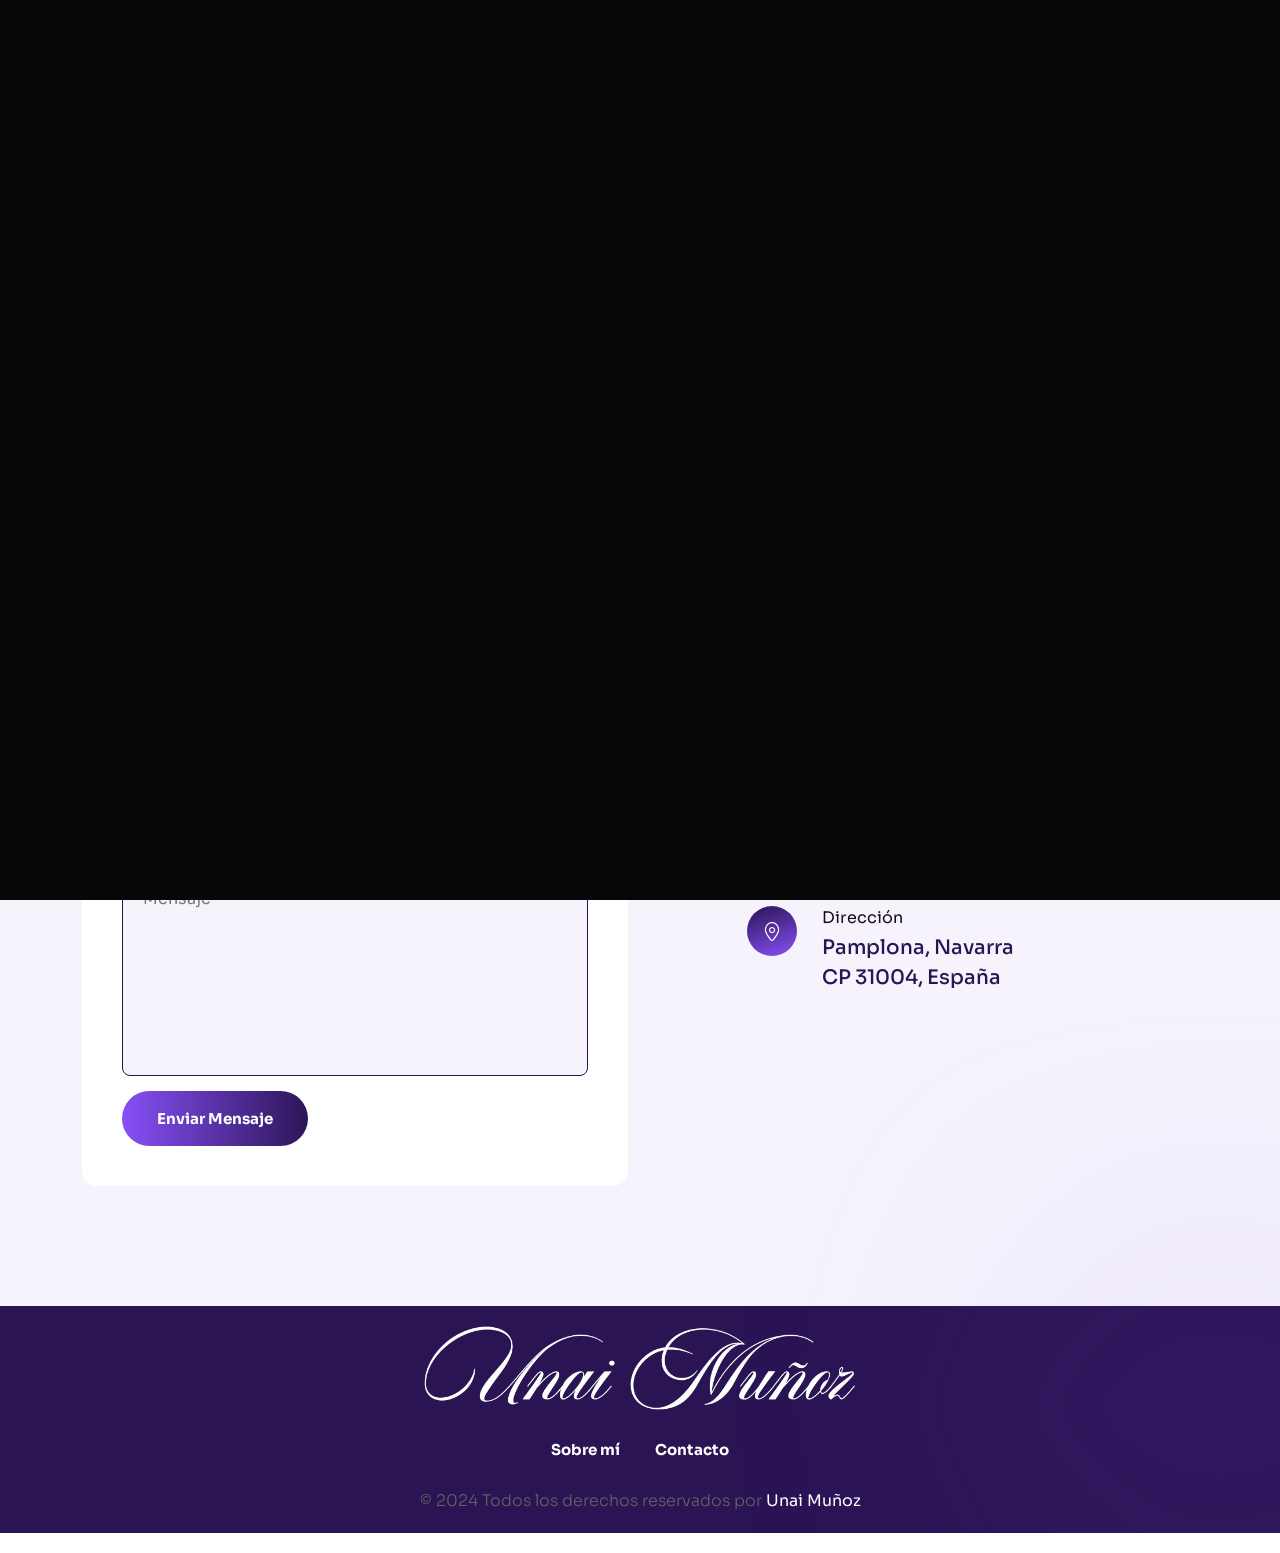
<file: Template/contact_es-light.html>
<!DOCTYPE html>
<html class="no-js" lang="es">

<head>
   <meta charset="utf-8" />
   <meta http-equiv="x-ua-compatible" content="ie=edge" />
   <meta name="viewport" content="width=device-width, initial-scale=1" />
   <meta name="description" content="" />

   <!-- Site Title -->
   <title>Área de contacto Portfolio de Unai Muñoz</title>

   <!-- Place favicon.ico in the root directory -->
   <link rel="apple-touch-icon" href="./assets/img/favicon.png" />
   <link rel="shortcut icon" type="image/png" href="./assets/img/favicon.png" />

   <!-- CSS here -->
   <link rel="stylesheet" href="assets/css/animate.min.css" />
   <link rel="stylesheet" href="assets/css/bootstrap.min.css" />
   <link rel="stylesheet" href="assets/css/font-awesome-pro.min.css" />
   <link rel="stylesheet" href="assets/css/flaticon_gerold.css" />
   <link rel="stylesheet" href="assets/css/nice-select.css" />
   <link rel="stylesheet" href="assets/css/backToTop.css" />
   <link rel="stylesheet" href="assets/css/owl.carousel.min.css" />
   <link rel="stylesheet" href="assets/css/swiper.min.css" />
   <link rel="stylesheet" href="assets/css/odometer-theme-default.css" />
   <link rel="stylesheet" href="assets/css/magnific-popup.css" />
   <link rel="stylesheet" href="assets/css/main.css" />
   <link rel="stylesheet" href="assets/css/main-2.css" />
   <link rel="stylesheet" href="assets/css/main-3.css" />
   <link rel="stylesheet" href="assets/css/light-mode.css" />
   <link rel="stylesheet" href="assets/css/meanmenu.css" />
   <link rel="stylesheet" href="assets/css/responsive.css" />
   <link rel="stylesheet" href="assets/css/responsive-2.css" />
   <link rel="stylesheet" href="assets/css/responsive-3.css" />
   <!-- Google tag (gtag.js) -->
   <script async src="https://www.googletagmanager.com/gtag/js?id=G-VV5L5KRPJP"></script>
   <script>
   window.dataLayer = window.dataLayer || [];
   function gtag(){dataLayer.push(arguments);}
   gtag('js', new Date());

   gtag('config', 'G-VV5L5KRPJP');
   </script>
</head>

<body class="absolute_header inner-page light-mode">
   
   <!-- Preloader Area Start -->
   <div class="preloader">
      <svg viewBox="0 0 1000 1000" preserveAspectRatio="none">
         <path id="preloaderSvg" d="M0,1005S175,995,500,995s500,5,500,5V0H0Z"></path>
      </svg>

      <div class="preloader-heading">
         <div class="load-text">
            <span>U</span>
            <span>n</span>
            <span>a</span>
            <span>i</span>
         </div>
      </div>
   </div>
   <!-- Preloader Area End -->

   <!-- start: Back To Top -->
   <div class="progress-wrap" id="scrollUp">
      <svg class="progress-circle svg-content" width="100%" height="100%" viewBox="-1 -1 102 102">
         <path d="M50,1 a49,49 0 0,1 0,98 a49,49 0 0,1 0,-98" />
      </svg>
   </div>
   <!-- end: Back To Top -->

   <!-- HEADER START -->
   <header class="tj-header-area header-absolute">
      <div class="container">
         <div class="row">
            <div class="col-12 d-flex flex-wrap align-items-center">
               <div class="logo-box">
                  <a href="index_es-light.html">
                     <img src="assets/img/logo/logo_dark_unai.png" alt="" />
                  </a>
               </div>
               <div class="header-info-list d-none d-md-inline-block">
                  <ul class="ul-reset">
                     <li><a href="mailto:unai.devel@gmail.com">unai.devel@gmail.com</a></li>
                  </ul>
               </div>
               <div class="header-menu" id="headerMenu">
                  <nav>
                     <ul>
                        <li class="has-dropdown">
                           <a class="current-menu-item" href="index_es-light.html">Inicio</a>
                           <ul class="sub-menu">
                              <li class="has-dropdown">
                                 <a href="index_es.html">Modo Oscuro</a>
                                 <ul class="sub-menu">
                                       
                                 </ul>
                              </li>
                              <li class="has-dropdown">
                                 <a href="index_es-light.html">Modo Claro</a>
                                 <ul class="sub-menu">

                                 </ul>
                              </li>
                           </ul>
                        </li>
                        <li><a href="about_es_light.html">Sobre mí</a></li>

                        </li>
                        <li class="current-menu-item"><a href="contact_es-light.html">Contacto</a></li>
                    </ul>
                  </nav>
               </div>
               <div class="mobile-menu d-lg-none"></div>
               <div class="header-button">
                  <a href="/assets/CVs/Unai_Munoz_CV_es.pdf" download class="tj-btn-primary-2">Descargar CV</a>
               </div>
               <div class="menu-bar d-lg-none">
                  <button>
                     <span></span>
                     <span></span>
                     <span></span>
                     <span></span>
                  </button>
               </div>
            </div>
         </div>
      </div>
   </header>
   <header class="tj-header-area header-2 header-sticky sticky-out">
      <div class="container">
         <div class="row">
            <div class="col-12 d-flex flex-wrap align-items-center">
               <div class="logo-box">
                  <a href="index_es-light.html">
                     <img src="assets/img/logo/logo_dark_unai.png" alt="" />
                  </a>
               </div>
               <div class="header-info-list d-none d-md-inline-block">
                  <ul class="ul-reset">
                     <li><a href="mailto:unai.devel@gmail.com">unai.devel@gmail.com</a></li>
                  </ul>
               </div>
               <div class="header-menu">
                  <nav>
                     <ul>
                        <li class="has-dropdown">
                           <a class="current-menu-item" href="index_es-light.html">Inicio</a>
                           <ul class="sub-menu">
                              <li class="has-dropdown">
                                 <a href="index_es.html">Modo Oscuro</a>
                                 <ul class="sub-menu">
                                       <li>
                                       </li>
                                 </ul>
                              </li>
                              <li class="has-dropdown">
                                 <a href="index_es-light.html">Modo Claro</a>
                                 <ul class="sub-menu">

                                 </ul>
                              </li>
                           </ul>
                        </li>
                        <li><a href="about_es_light.html">Sobre mí</a></li>
                        </li>
                        <li class="current-menu-item"><a href="contact_es-light.html">Contacto</a></li>
                    </ul>
                  </nav>
               </div>
               <div class="mobile-menu d-lg-none"></div>
               <div class="header-button">
                  <a href="#" class="btn tj-btn-primary">Descargar CV</a>
               </div>
               <div class="menu-bar d-lg-none">
                  <button>
                     <span></span>
                     <span></span>
                     <span></span>
                     <span></span>
                  </button>
               </div>
            </div>
         </div>
      </div>
   </header>
   <!-- HEADER END -->

   <main class="site-content" id="content">
      <!-- START: Breadcrumb Area -->
      <section class="breadcrumb_area" data-bg-image="./assets/img/breadcrumb/breadcrumb-bg4.png"
         data-bg-color="#140C1C">
         <div class="container">
            <div class="row">
               <div class="col">
                  <div class="breadcrumb_content d-flex flex-column align-items-center">
                     <h2 class="title wow fadeInUp" data-wow-delay=".3s">Contacto</h2>
                     <div class="breadcrumb_navigation wow fadeInUp" data-wow-delay=".5s">
                        <span><a href="index_es-light.html">Inicio</a></span>
                        <i class="far fa-long-arrow-right"></i>
                        <span class="current-item">Contacto</span>
                     </div>
                  </div>
               </div>
            </div>
         </div>
      </section>
      <!-- END: Breadcrumb Area -->

      <!-- start: Contact Area -->
      <section class="contact-section" id="contact-section">
         <div class="container">
            <div class="row">
               <div class="col-lg-6 col-md-7 order-2 order-md-1">
                  <div class="contact-form-box wow fadeInLeft" data-wow-delay=".3s">
                     <div class="section-header">
                        <h2 class="section-title">¡Contáctame!</h2>
                        <p>Construyo el motor que impulsa tu producto.</p>
                     </div>
                     <div class="tj-contact-form">
                        <form id="contact-form" name="contact" method="POST" data-netlify="true">
                           <input type="hidden" name="form-name" value="contact" />
                           <div class="row gx-3">
                              <div class="col-sm-6">
                                 <div class="form_group">
                                    <input type="text" name="conName" id="conName" placeholder="Nombre"
                                       autocomplete="off" />
                                 </div>
                              </div>
                              <div class="col-sm-6">
                                 <div class="form_group">
                                    <input type="text" name="conLName" id="conLName" placeholder="Apellido"
                                       autocomplete="off" />
                                 </div>
                              </div>
                              <div class="col-sm-6">
                                 <div class="form_group">
                                    <input type="email" name="conEmail" id="conEmail" placeholder="Correo electrónico"
                                       autocomplete="off" />
                                 </div>
                              </div>
                              <div class="col-sm-6">
                                 <div class="form_group">
                                    <input type="tel" name="conPhone" id="conPhone" placeholder="Teléfono"
                                       autocomplete="off" />
                                 </div>
                              </div>
                              <div class="col-12">
                                 <div class="form_group">
                                    <select name="conService" id="conService" class="tj-nice-select">
                                       <option value="" selected disabled>Motivo de contacto</option>
                                       <option value="braning">Contratarme</option>
                                       <option value="web">Compartir una idea de proyecto</option>
                                       <option value="uxui">Proyecto de código abierto</option>
                                    </select>
                                 </div>
                              </div>
                              <div class="col-12">
                                 <div class="form_group">
                                    <textarea name="conMessage" id="conMessage" placeholder="Mensaje"></textarea>
                                 </div>
                              </div>
                              <div class="col-12">
                                 <div class="form_btn">
                                    <button type="submit" class="btn tj-btn-primary">Enviar mensaje</button>
                                 </div>
                              </div>
                           </div>
                        </form>
                     </div>
                     <small id="form-message" style="display: none; color: rgb(94, 20, 206); margin-top: 10px;"></small>
                  </div>
               </div>
               <div class="col-lg-5 offset-lg-1 col-md-5 d-flex flex-wrap align-items-center order-1 order-md-2">
                  <div class="contact-info-list">
                     <ul class="ul-reset">
                        <li class="d-flex flex-wrap align-items-center position-relative wow fadeInRight"
                           data-wow-delay=".4s">
                           <div class="icon-box">
                              <i class="flaticon-phone-call"></i>
                           </div>
                           <div class="text-box">
                              <p>Teléfono</p>
                              <a href="tel:638496915">+34 638 496 915</a>
                           </div>
                        </li>
                        <li class="d-flex flex-wrap align-items-center position-relative wow fadeInRight"
                           data-wow-delay=".5s">
                           <div class="icon-box">
                              <i class="flaticon-mail-inbox-app"></i>
                           </div>
                           <div class="text-box">
                              <p>Correo electrónico</p>
                              <a href="mailto:unai.devel@gmail.com">unai.devel@gmail.com</a>
                           </div>
                        </li>
                        <li class="d-flex flex-wrap align-items-center position-relative wow fadeInRight"
                           data-wow-delay=".6s">
                           <div class="icon-box">
                              <i class="flaticon-location"></i>
                           </div>
                           <div class="text-box">
                              <p>Dirección</p>
                              <a href="https://maps.app.goo.gl/ADvME8HWwVfTUmdC9" target="_blank" rel="noopener noreferrer">Pamplona, Navarra <br />CP 31004, España</a>
                           </div>
                        </li>
                     </ul>
                  </div>
               </div>
            </div>
         </div>
      </section>
      <!-- end: Contact Area -->
   </main>

   <!-- FOOTER AREA START -->
   <footer class="tj-footer-area style-2">
      <div class="container">
         <div class="row">
            <div class="col-md-12 text-center">
               <div class="footer-logo-box">
                  <a href="#"><img src="assets/img/logo/UnaiMunoz_logo_white.png" alt="" /></a>
               </div>
               <div class="footer-menu">
                  <nav>
                     <ul>
                        <li><a href="about_es_light.html">Sobre mí</a></li>
                        <li><a href="contact-light.html">Contacto</a></li>
                     </ul>
                  </nav>
               </div>
               <div class="copy-text style-2">
                  <p>&copy; 2024 Todos los derechos reservados por <a href="#" target="_blank">Unai Muñoz</a></p>
               </div>
            </div>
         </div>
      </div>
   </footer>
   <!-- FOOTER AREA END -->

   <!-- JS here -->
   <script src="assets/js/jquery.min.js"></script>
   <script src="assets/js/bootstrap.bundle.min.js"></script>

   <script src="assets/js/gsap.min.js"></script>
   <script src="assets/js/gsap-scroll-to-plugin.min.js"></script>
   <script src="assets/js/gsap-scroll-trigger.min.js"></script>
   <script src="assets/js/gsap-split-text.min.js"></script>
   <script src="assets/js/lenis.min.js"></script>

   <script src="assets/js/nice-select.min.js"></script>
   <script src="assets/js/backToTop.js"></script>
   <script src="assets/js/appear.min.js"></script>
   <script src="assets/js/wow.min.js"></script>
   <script src="assets/js/lightcase.js"></script>
   <script src="assets/js/owl.carousel.min.js"></script>
   <script src="assets/js/swiper.min.js"></script>
   <script src="assets/js/imagesloaded-pkgd.js"></script>
   <script src="assets/js/isotope.pkgd.min.js"></script>
   <script src="assets/js/odometer.min.js"></script>
   <script src="assets/js/magnific-popup.js"></script>
   <script src="assets/js/validate.min.js"></script>
   <script src="assets/js/meanmenu.js"></script>
   <script src="assets/js/main.js"></script>




<script>
  const form = document.getElementById("contact-form");
  const messageBox = document.getElementById("form-message");

  form.addEventListener("submit", function(event) {
    event.preventDefault(); // No recargues

    const name = form.querySelector('input[name="conName"]').value.trim();
    const lastName = form.querySelector('input[name="conLName"]').value.trim();
    const email = form.querySelector('input[name="conEmail"]').value.trim();
    const phone = form.querySelector('input[name="conPhone"]').value.trim();
    const message = form.querySelector('textarea[name="conMessage"]').value.trim();

    // Validación simple
    if (!name || !lastName || !email || !message) {
      messageBox.style.color = "red";
      messageBox.textContent = "Please fill in all required fields.";
      messageBox.style.display = "block";
      return;
    }

    const data = new FormData(form);

    fetch("/", {
      method: "POST",
      body: data,
      headers: { "Accept": "application/x-www-form-urlencoded" }
    })
    .then(response => {
      if (response.ok) {
        messageBox.style.color = "purple";
        messageBox.textContent = "Message sent successfully. Thank you!";
        messageBox.style.display = "block";
        form.reset();
      } else {
        throw new Error("Submission error");
      }
    })
    .catch(() => {
      messageBox.style.color = "red";
      messageBox.textContent = "Oops, something went wrong. Try again.";
      messageBox.style.display = "block";
    });
  });
</script>
</body>

</html>
</file>
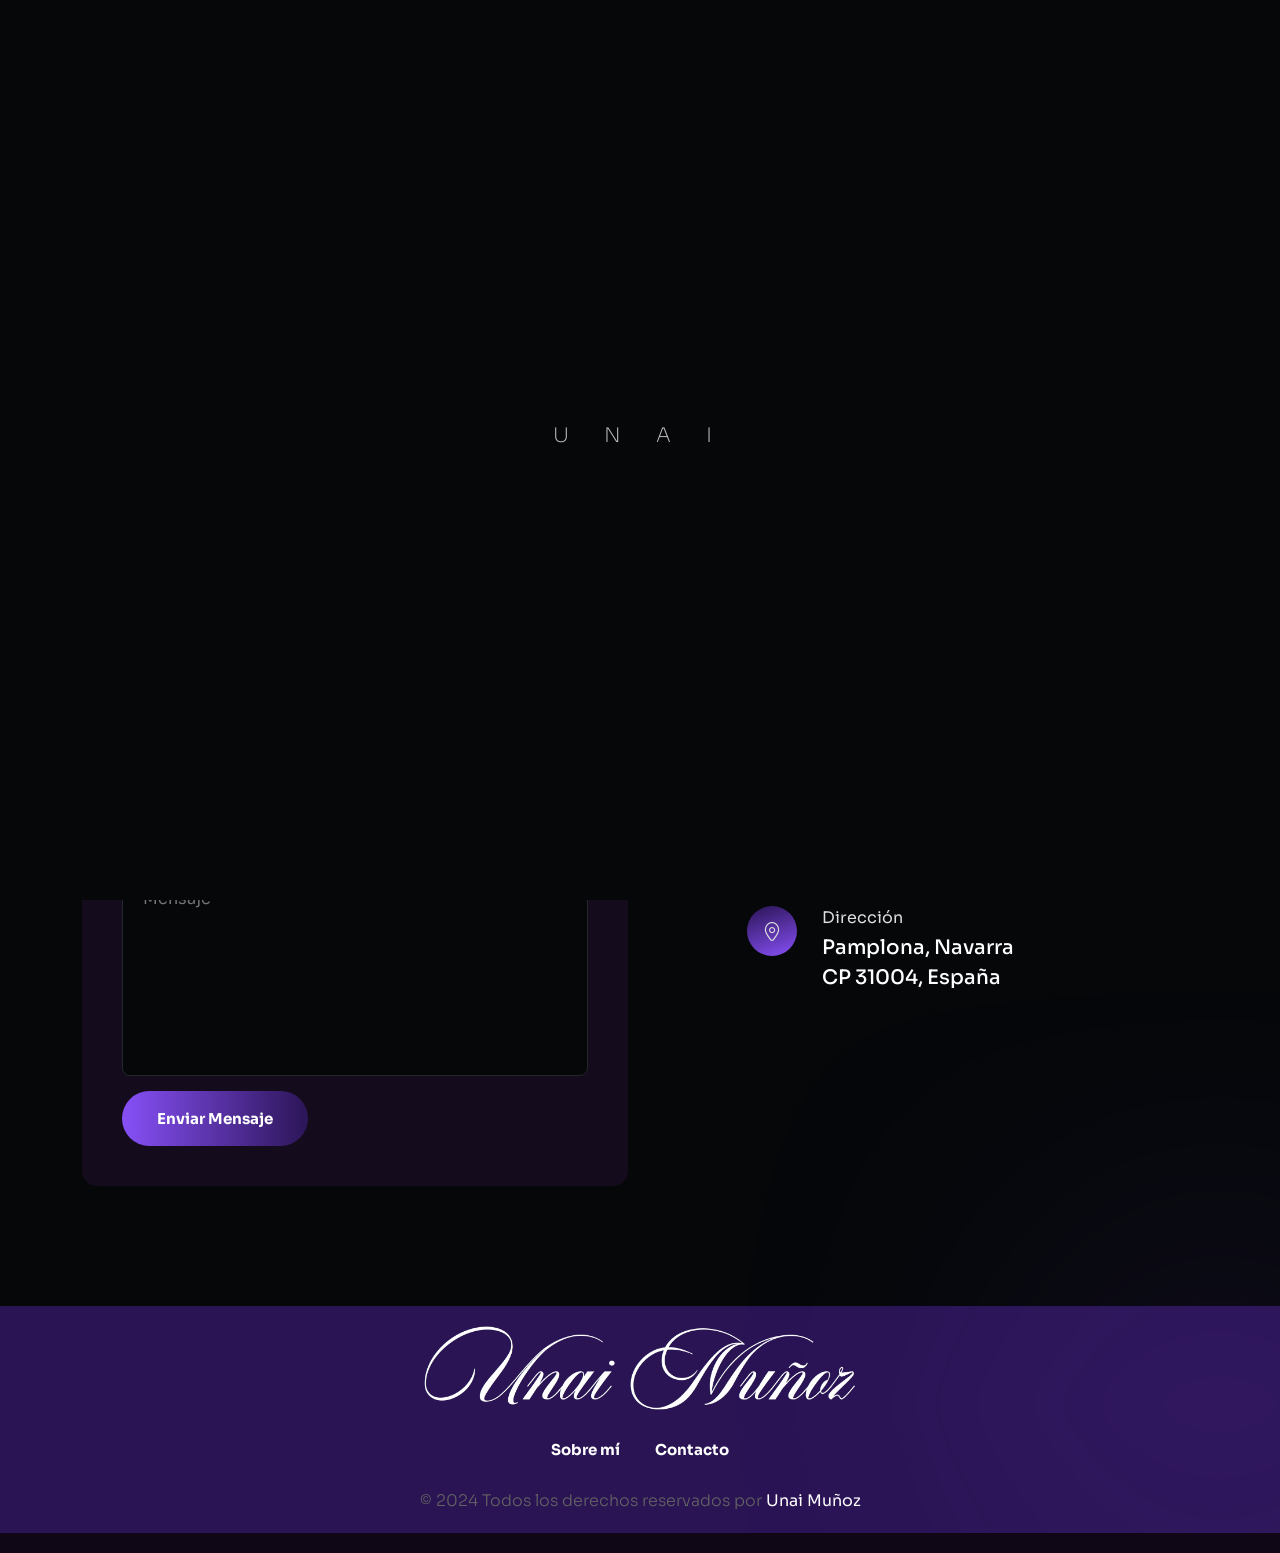
<file: Template/contact_es.html>
<!DOCTYPE html>
<html class="no-js" lang="es">

<head>
   <meta charset="utf-8" />
   <meta http-equiv="x-ua-compatible" content="ie=edge" />
   <meta name="viewport" content="width=device-width, initial-scale=1" />
   <meta name="description" content="" />

   <!-- Site Title -->
   <title>Área de contacto Portfolio de Unai Muñoz</title>

   <!-- Place favicon.ico in the root directory -->
   <link rel="apple-touch-icon" href="./assets/img/favicon.png" />
   <link rel="shortcut icon" type="image/png" href="./assets/img/favicon.png" />

   <!-- CSS here -->
   <link rel="stylesheet" href="assets/css/animate.min.css" />
   <link rel="stylesheet" href="assets/css/bootstrap.min.css" />
   <link rel="stylesheet" href="assets/css/font-awesome-pro.min.css" />
   <link rel="stylesheet" href="assets/css/flaticon_gerold.css" />
   <link rel="stylesheet" href="assets/css/nice-select.css" />
   <link rel="stylesheet" href="assets/css/backToTop.css" />
   <link rel="stylesheet" href="assets/css/owl.carousel.min.css" />
   <link rel="stylesheet" href="assets/css/swiper.min.css" />
   <link rel="stylesheet" href="assets/css/odometer-theme-default.css" />
   <link rel="stylesheet" href="assets/css/magnific-popup.css" />
   <link rel="stylesheet" href="assets/css/main.css" />
   <link rel="stylesheet" href="assets/css/main-2.css" />
   <link rel="stylesheet" href="assets/css/main-3.css" />
   <link rel="stylesheet" href="assets/css/light-mode.css" />
   <link rel="stylesheet" href="assets/css/meanmenu.css" />
   <link rel="stylesheet" href="assets/css/responsive.css" />
   <link rel="stylesheet" href="assets/css/responsive-2.css" />
   <link rel="stylesheet" href="assets/css/responsive-3.css" />
   <!-- Google tag (gtag.js) -->
   <script async src="https://www.googletagmanager.com/gtag/js?id=G-VV5L5KRPJP"></script>
   <script>
   window.dataLayer = window.dataLayer || [];
   function gtag(){dataLayer.push(arguments);}
   gtag('js', new Date());

   gtag('config', 'G-VV5L5KRPJP');
   </script>
</head>

<body class="absolute_header">
   
   <!-- Preloader Area Start -->
   <div class="preloader">
      <svg viewBox="0 0 1000 1000" preserveAspectRatio="none">
         <path id="preloaderSvg" d="M0,1005S175,995,500,995s500,5,500,5V0H0Z"></path>
      </svg>

      <div class="preloader-heading">
         <div class="load-text">
            <span>U</span>
            <span>n</span>
            <span>a</span>
            <span>i</span>
         </div>
      </div>
   </div>
   <!-- Preloader Area End -->

   <!-- start: Back To Top -->
   <div class="progress-wrap" id="scrollUp">
      <svg class="progress-circle svg-content" width="100%" height="100%" viewBox="-1 -1 102 102">
         <path d="M50,1 a49,49 0 0,1 0,98 a49,49 0 0,1 0,-98" />
      </svg>
   </div>
   <!-- end: Back To Top -->

   <!-- HEADER START -->
   <header class="tj-header-area header-absolute">
      <div class="container">
         <div class="row">
            <div class="col-12 d-flex flex-wrap align-items-center">
               <div class="logo-box">
                  <a href="index_es.html">
                     <img src="assets/img/logo/logo_unai.png" alt="" />
                  </a>
               </div>
               <div class="header-info-list d-none d-md-inline-block">
                  <ul class="ul-reset">
                     <li><a href="mailto:unai.devel@gmail.com">unai.devel@gmail.com</a></li>
                  </ul>
               </div>
               <div class="header-menu" id="headerMenu">
                  <nav>
                     <ul>
                        <li class="has-dropdown">
                           <a class="current-menu-item" href="index_es.html">Inicio</a>
                           <ul class="sub-menu">
                              <li class="has-dropdown">
                                 <a href="index_es.html">Dark Mode</a>
                                 <ul class="sub-menu">

                                       </li>
                                 </ul>
                              </li>
                              <li class="has-dropdown">
                                 <a href="index-light.html">Light Mode</a>
                                 <ul class="sub-menu">
                                       <li>

                                       </li>
                                 </ul>
                              </li>
                           </ul>
                        </li>
                        <li><a href="about_es.html">Sobre mí</a></li>

                        </li>
                        <li class="current-menu-item"><a href="contact_es.html">Contacto</a></li>
                    </ul>
                  </nav>
               </div>
               <div class="mobile-menu d-lg-none"></div>
               <div class="header-button">
                  <a href="/assets/CVs/Unai_Munoz_CV_es.pdf" download class="tj-btn-primary-2">Descargar CV</a>
               </div>
               <div class="menu-bar d-lg-none">
                  <button>
                     <span></span>
                     <span></span>
                     <span></span>
                     <span></span>
                  </button>
               </div>
            </div>
         </div>
      </div>
   </header>
   <header class="tj-header-area header-2 header-sticky sticky-out">
      <div class="container">
         <div class="row">
            <div class="col-12 d-flex flex-wrap align-items-center">
               <div class="logo-box">
                  <a href="index_es.html">
                     <img src="assets/img/logo/logo_unai.png" alt="" />
                  </a>
               </div>
               <div class="header-info-list d-none d-md-inline-block">
                  <ul class="ul-reset">
                     <li><a href="mailto:unai.devel@gmail.com">unai.devel@gmail.com</a></li>
                  </ul>
               </div>
               <div class="header-menu">
                  <nav>
                     <ul>
                        <li class="has-dropdown">
                           <a class="current-menu-item" href="index_es.html">Inicio</a>
                           <ul class="sub-menu">
                              <li class="has-dropdown">
                                 <a href="index_es.html">Dark Mode</a>
                                 <ul class="sub-menu">
                                       <li>
                                       </li>
                                 </ul>
                              </li>
                              <li class="has-dropdown">
                                 <a href="index-light.html">Light Mode</a>
                                 <ul class="sub-menu">
                                       <li>
                                       </li>
                                 </ul>
                              </li>
                           </ul>
                        </li>
                        <li><a href="about_es.html">About</a></li>
                        
                        <li class="current-menu-item"><a href="contact_es.html">Contacto</a></li>
                    </ul>
                  </nav>
               </div>
               <div class="mobile-menu d-lg-none"></div>
               <div class="header-button">
                  <a href="/assets/CVs/Unai_Munoz_CV_es.pdf" download class="tj-btn-primary-2">Descargar CV</a>
               </div>
               <div class="menu-bar d-lg-none">
                  <button>
                     <span></span>
                     <span></span>
                     <span></span>
                     <span></span>
                  </button>
               </div>
            </div>
         </div>
      </div>
   </header>
   <!-- HEADER END -->

   <main class="site-content" id="content">
      <!-- START: Breadcrumb Area -->
      <section class="breadcrumb_area" data-bg-image="./assets/img/breadcrumb/breadcrumb-bg2.png"
         data-bg-color="#140C1C">
         <div class="container">
            <div class="row">
               <div class="col">
                  <div class="breadcrumb_content d-flex flex-column align-items-center">
                     <h2 class="title wow fadeInUp" data-wow-delay=".3s">Contacto</h2>
                     <div class="breadcrumb_navigation wow fadeInUp" data-wow-delay=".5s">
                        <span><a href="index_es.html">Inicio</a></span>
                        <i class="far fa-long-arrow-right"></i>
                        <span class="current-item">Contacto</span>
                     </div>
                  </div>
               </div>
            </div>
         </div>
      </section>
      <!-- END: Breadcrumb Area -->

      <!-- start: Contact Area -->
      <section class="contact-section" id="contact-section">
         <div class="container">
            <div class="row">
               <div class="col-lg-6 col-md-7 order-2 order-md-1">
                  <div class="contact-form-box wow fadeInLeft" data-wow-delay=".3s">
                     <div class="section-header">
                        <h2 class="section-title">¡Contáctame!</h2>
                        <p>Construyo el motor que impulsa tu producto.</p>
                     </div>
                     <div class="tj-contact-form">
                        <form id="contact-form" name="contact" method="POST" data-netlify="true">
                           <input type="hidden" name="form-name" value="contact" />
                           <div class="row gx-3">
                              <div class="col-sm-6">
                                 <div class="form_group">
                                    <input type="text" name="conName" id="conName" placeholder="Nombre"
                                       autocomplete="off" />
                                 </div>
                              </div>
                              <div class="col-sm-6">
                                 <div class="form_group">
                                    <input type="text" name="conLName" id="conLName" placeholder="Apellido"
                                       autocomplete="off" />
                                 </div>
                              </div>
                              <div class="col-sm-6">
                                 <div class="form_group">
                                    <input type="email" name="conEmail" id="conEmail" placeholder="Correo electrónico"
                                       autocomplete="off" />
                                 </div>
                              </div>
                              <div class="col-sm-6">
                                 <div class="form_group">
                                    <input type="tel" name="conPhone" id="conPhone" placeholder="Teléfono"
                                       autocomplete="off" />
                                 </div>
                              </div>
                              <div class="col-12">
                                 <div class="form_group">
                                    <select name="conService" id="conService" class="tj-nice-select">
                                       <option value="" selected disabled>Motivo de contacto</option>
                                       <option value="braning">Contratarme</option>
                                       <option value="web">Compartir una idea de proyecto</option>
                                       <option value="uxui">Proyecto de código abierto</option>
                                    </select>
                                 </div>
                              </div>
                              <div class="col-12">
                                 <div class="form_group">
                                    <textarea name="conMessage" id="conMessage" placeholder="Mensaje"></textarea>
                                 </div>
                              </div>
                              <div class="col-12">
                                 <div class="form_btn">
                                    <button type="submit" class="btn tj-btn-primary">Enviar mensaje</button>
                                 </div>
                              </div>
                           </div>
                        </form>
                     </div>
                     <small id="form-message" style="display: none; color: rgb(255, 255, 255); margin-top: 10px;"></small>
                  </div>
               </div>
               <div class="col-lg-5 offset-lg-1 col-md-5 d-flex flex-wrap align-items-center order-1 order-md-2">
                  <div class="contact-info-list">
                     <ul class="ul-reset">
                        <li class="d-flex flex-wrap align-items-center position-relative wow fadeInRight"
                           data-wow-delay=".4s">
                           <div class="icon-box">
                              <i class="flaticon-phone-call"></i>
                           </div>
                           <div class="text-box">
                              <p>Teléfono</p>
                              <a href="tel:638496915">+34 638 496 915</a>
                           </div>
                        </li>
                        <li class="d-flex flex-wrap align-items-center position-relative wow fadeInRight"
                           data-wow-delay=".5s">
                           <div class="icon-box">
                              <i class="flaticon-mail-inbox-app"></i>
                           </div>
                           <div class="text-box">
                              <p>Correo electrónico</p>
                              <a href="mailto:unai.devel@gmail.com">unai.devel@gmail.com</a>
                           </div>
                        </li>
                        <li class="d-flex flex-wrap align-items-center position-relative wow fadeInRight"
                           data-wow-delay=".6s">
                           <div class="icon-box">
                              <i class="flaticon-location"></i>
                           </div>
                           <div class="text-box">
                              <p>Dirección</p>
                              <a href="https://maps.app.goo.gl/ADvME8HWwVfTUmdC9" target="_blank" rel="noopener noreferrer">Pamplona, Navarra <br />CP 31004, España</a>
                           </div>
                        </li>
                     </ul>
                  </div>
               </div>
            </div>
         </div>
      </section>
      <!-- end: Contact Area -->
   </main>

   <!-- FOOTER AREA START -->
   <footer class="tj-footer-area style-2">
      <div class="container">
         <div class="row">
            <div class="col-md-12 text-center">
               <div class="footer-logo-box">
                  <a href="#"><img src="assets/img/logo/UnaiMunoz_logo_white.png" alt="" /></a>
               </div>
               <div class="footer-menu">
                  <nav>
                     <ul>
                        <li><a href="about_es.html">Sobre mí</a></li>
                        <li><a href="contact_es.html">Contacto</a></li>
                     </ul>
                  </nav>
               </div>
               <div class="copy-text style-2">
                  <p>&copy; 2024 Todos los derechos reservados por <a href="#" target="_blank">Unai Muñoz</a></p>
               </div>
            </div>
         </div>
      </div>
   </footer>
   <!-- FOOTER AREA END -->

   <!-- JS here -->
   <script src="assets/js/jquery.min.js"></script>
   <script src="assets/js/bootstrap.bundle.min.js"></script>

   <script src="assets/js/gsap.min.js"></script>
   <script src="assets/js/gsap-scroll-to-plugin.min.js"></script>
   <script src="assets/js/gsap-scroll-trigger.min.js"></script>
   <script src="assets/js/gsap-split-text.min.js"></script>
   <script src="assets/js/lenis.min.js"></script>

   <script src="assets/js/nice-select.min.js"></script>
   <script src="assets/js/backToTop.js"></script>
   <script src="assets/js/appear.min.js"></script>
   <script src="assets/js/wow.min.js"></script>
   <script src="assets/js/lightcase.js"></script>
   <script src="assets/js/owl.carousel.min.js"></script>
   <script src="assets/js/swiper.min.js"></script>
   <script src="assets/js/imagesloaded-pkgd.js"></script>
   <script src="assets/js/isotope.pkgd.min.js"></script>
   <script src="assets/js/odometer.min.js"></script>
   <script src="assets/js/magnific-popup.js"></script>
   <script src="assets/js/validate.min.js"></script>
   <script src="assets/js/meanmenu.js"></script>
   <script src="assets/js/main.js"></script>



<script>
  const form = document.getElementById("contact-form");
  const messageBox = document.getElementById("form-message");

  form.addEventListener("submit", function(event) {
    event.preventDefault(); // No recargues

    const name = form.querySelector('input[name="conName"]').value.trim();
    const lastName = form.querySelector('input[name="conLName"]').value.trim();
    const email = form.querySelector('input[name="conEmail"]').value.trim();
    const phone = form.querySelector('input[name="conPhone"]').value.trim();
    const message = form.querySelector('textarea[name="conMessage"]').value.trim();

    // Validación simple
    if (!name || !lastName || !email || !message) {
      messageBox.style.color = "red";
      messageBox.textContent = "Please fill in all required fields.";
      messageBox.style.display = "block";
      return;
    }

    const data = new FormData(form);

    fetch("/", {
      method: "POST",
      body: data,
      headers: { "Accept": "application/x-www-form-urlencoded" }
    })
    .then(response => {
      if (response.ok) {
        messageBox.style.color = "white";
        messageBox.textContent = "Message sent successfully. Thank you!";
        messageBox.style.display = "block";
        form.reset();
      } else {
        throw new Error("Submission error");
      }
    })
    .catch(() => {
      messageBox.style.color = "red";
      messageBox.textContent = "Oops, something went wrong. Try again.";
      messageBox.style.display = "block";
    });
  });
</script>

</body>

</html>
</file>
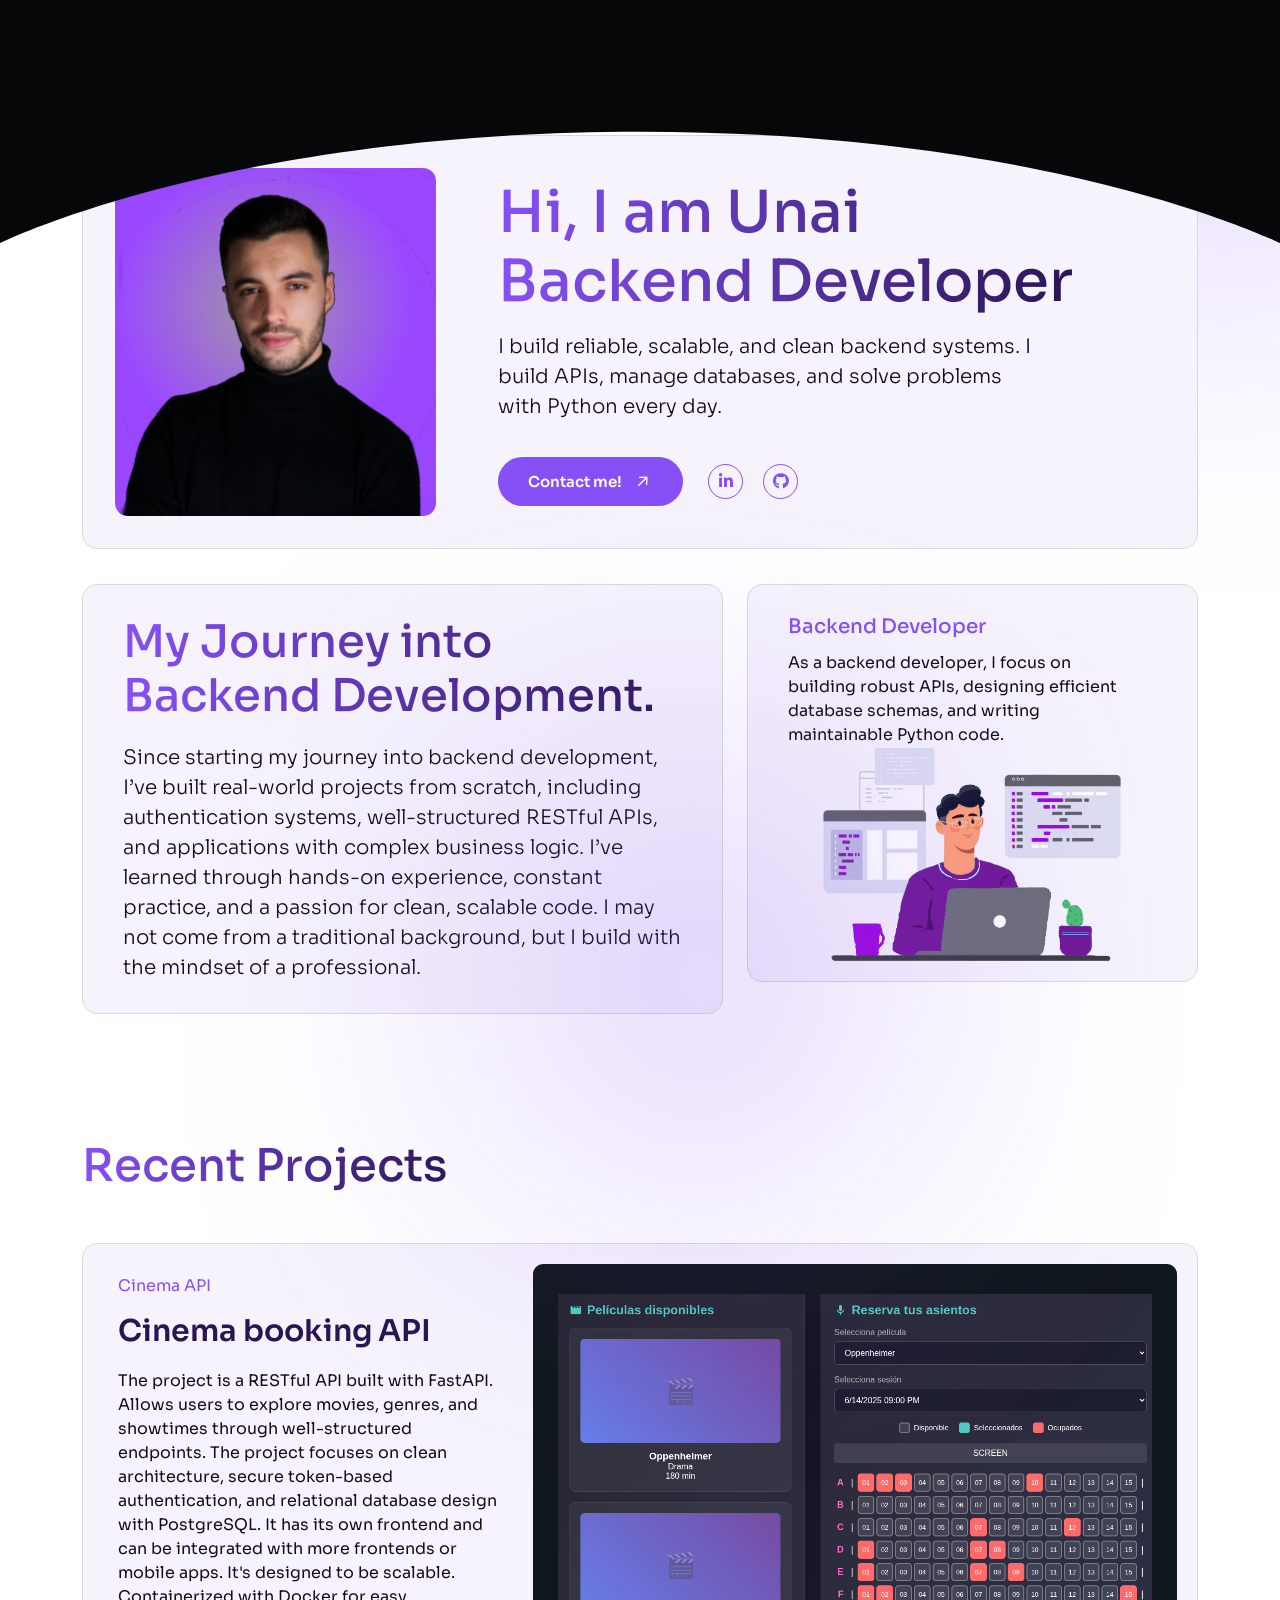
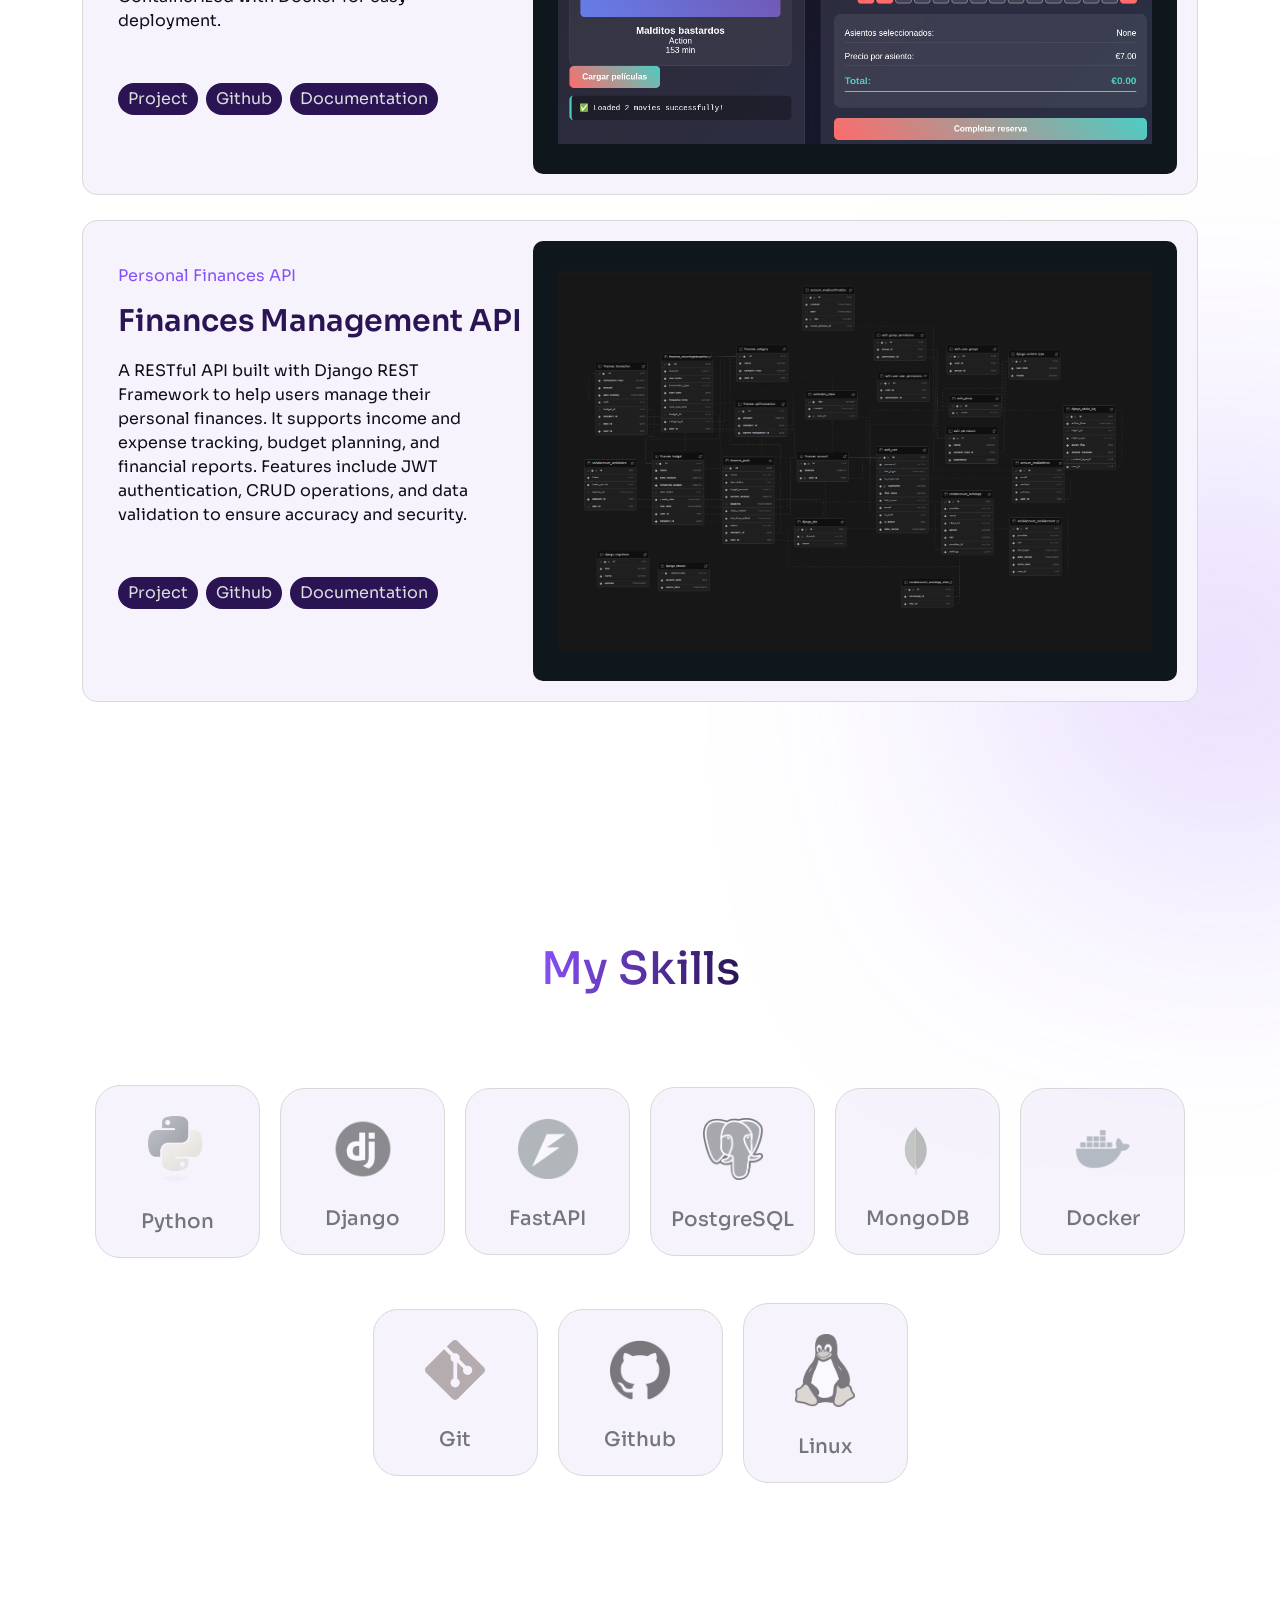
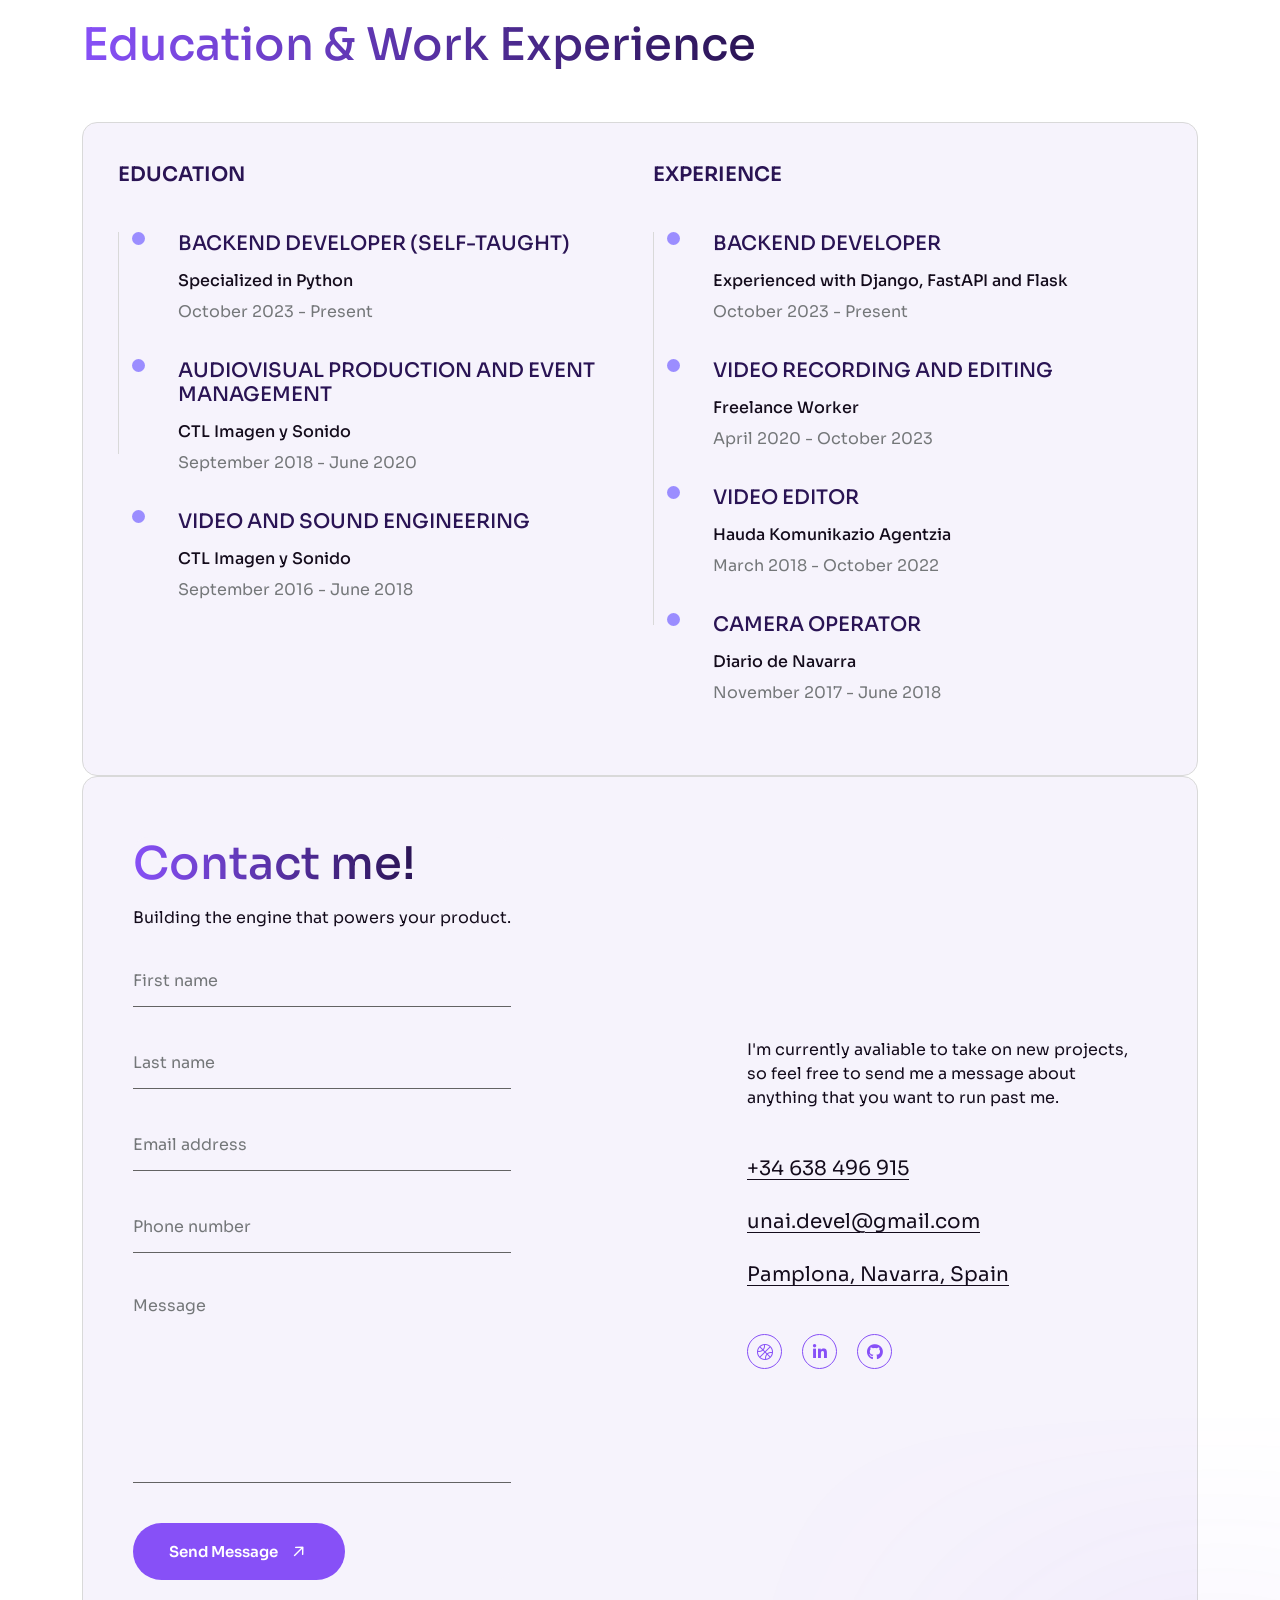
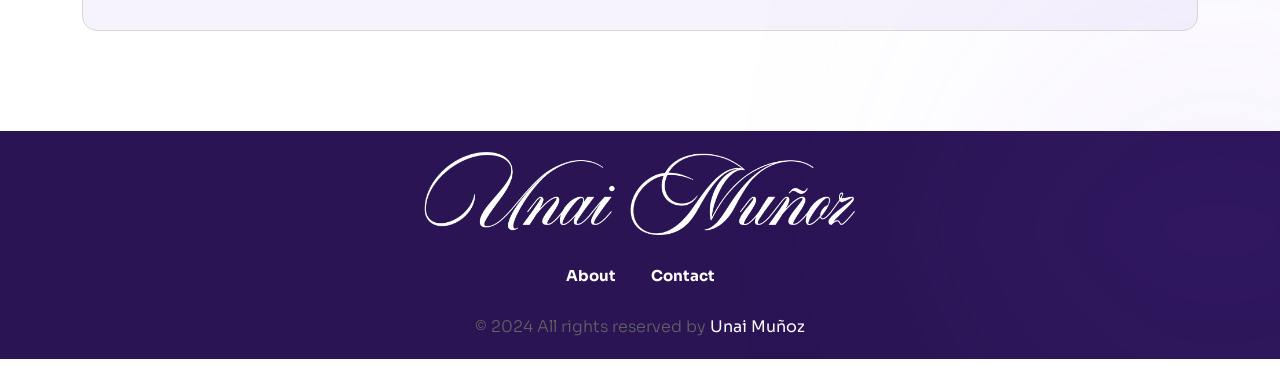
<file: Template/index-light.html>
<!DOCTYPE html>
<html class="no-js" lang="en">

<head>
   <meta charset="utf-8" />
   <meta http-equiv="x-ua-compatible" content="ie=edge" />
   <meta name="viewport" content="width=device-width, initial-scale=1" />
   <meta name="description" content="" />

   <!-- Site Title -->
   <title>Unai Muñoz - Personal Portfolio</title>

   <!-- Place favicon.ico in the root directory -->
   <link rel="apple-touch-icon" href="./assets/img/favicon.png" />
   <link rel="shortcut icon" type="image/png" href="./assets/img/favicon.png" />

   <!-- CSS here -->
   <link rel="stylesheet" href="assets/css/animate.min.css" />
   <link rel="stylesheet" href="assets/css/bootstrap.min.css" />
   <link rel="stylesheet" href="assets/css/font-awesome-pro.min.css" />
   <link rel="stylesheet" href="assets/css/flaticon_gerold.css" />
   <link rel="stylesheet" href="assets/css/nice-select.css" />
   <link rel="stylesheet" href="assets/css/backToTop.css" />
   <link rel="stylesheet" href="assets/css/owl.carousel.min.css" />
   <link rel="stylesheet" href="assets/css/swiper.min.css" />
   <link rel="stylesheet" href="assets/css/odometer-theme-default.css" />
   <link rel="stylesheet" href="assets/css/magnific-popup.css" />
   <link rel="stylesheet" href="assets/css/main.css" />
   <link rel="stylesheet" href="assets/css/main-2.css" />
   <link rel="stylesheet" href="assets/css/light-mode.css" />
   <link rel="stylesheet" href="assets/css/meanmenu.css" />
   <link rel="stylesheet" href="assets/css/responsive.css" />
   <link rel="stylesheet" href="assets/css/responsive-2.css" />
   <!-- Google tag (gtag.js) -->
   <script async src="https://www.googletagmanager.com/gtag/js?id=G-VV5L5KRPJP"></script>
   <script>
   window.dataLayer = window.dataLayer || [];
   function gtag(){dataLayer.push(arguments);}
   gtag('js', new Date());

   gtag('config', 'G-VV5L5KRPJP');
   </script>
</head>

<body class="light-mode">
   <!-- Preloader Area Start -->
   <div class="preloader">
      <svg viewBox="0 0 1000 1000" preserveAspectRatio="none">
         <path id="preloaderSvg" d="M0,1005S175,995,500,995s500,5,500,5V0H0Z"></path>
      </svg>

      <div class="preloader-heading">
         <div class="load-text">
            <span>U</span>
            <span>n</span>
            <span>a</span>
            <span>i</span>
         </div>
      </div>
   </div>
   <!-- Preloader Area End -->

   <!-- start: Back To Top -->
   <div class="progress-wrap" id="scrollUp">
      <svg class="progress-circle svg-content" width="100%" height="100%" viewBox="-1 -1 102 102">
         <path d="M50,1 a49,49 0 0,1 0,98 a49,49 0 0,1 0,-98" />
      </svg>
   </div>
   <!-- end: Back To Top -->

   <!-- HEADER START -->
   <header class="tj-header-area style-2 header-absolute">
      <div class="container">
         <div class="row">
            <div class="col-12 d-flex flex-wrap align-items-center">
               <div class="logo-box">
                  <a href="index-light.html">
                     <img src="assets/img/logo/logo_dark_unai.png" alt="" />
                  </a>
               </div>
               <div class=" header-info-list d-none d-md-inline-block">
                  <ul class="ul-reset">
                     <li><a href="mailto:unai.devel@gmail.com">unai.devel@gmail.com</a></li>
                  </ul>
               </div>
               <div class="header-menu" id="headerMenu">
                  <nav>
                     <ul>
                        <li class="has-dropdown current-menu-ancestor">
                           <a class="current-menu-item" href="index-light.html">Home</a>
                           <ul class="sub-menu">
                              <li class="has-dropdown">
                                 <a href="index.html">Dark Mode</a>
                                    <ul class="sub-menu">

                                    </ul>
                              </li>
                              <li class="has-dropdown current-menu-ancestor">
                                 <a href="index-light.html">Light Mode</a>
                                 <ul class="sub-menu">

                                 </ul>
                              </li>
                           </ul>
                        </li>
                        <li><a href="about-light.html">About</a></li>

                        
                        <li><a href="contact-light.html">Contact</a></li>
                        <li><a href="index_es-light.html" class="lang-switch3">ES</a></li>
                     </ul>
                  </nav>
               </div>
               <div class="mobile-menu d-lg-none"></div>
               <div class="header-button">
                  <a href="/assets/CVs/Unai_Munoz_CV_en.pdf" download class="tj-btn-primary-2">Download CV</a>
                     <span class="icon_box">
                        <!-- <i class="flaticon-download icon_first"></i>
                        <i class="flaticon-download icon_second"></i> -->
                     </span>
                  </a>
               </div>
               <div class="menu-bar d-lg-none">
                  <button>
                     <span></span>
                     <span></span>
                     <span></span>
                     <span></span>
                  </button>
               </div>
            </div>
         </div>
      </div>
   </header>
   <header class="tj-header-area style-2 header-2 header-sticky sticky-out">
      <div class="container">
         <div class="row">
            <div class="col-12 d-flex flex-wrap align-items-center">
               <div class="logo-box">
                  <a href="index-light.html">
                     <img src="assets/img/logo/logo_dark_unai.png" alt="" />
                  </a>
               </div>
               <div class="header-info-list d-none d-md-inline-block">
                  <ul class="ul-reset">
                     <li><a href="mailto:unai.devel@gmail.com">unai.devel@gmail.com</a></li>
                  </ul>
               </div>
               <div class="header-menu">
                  <nav>
                     <ul>
                        <li class="has-dropdown current-menu-ancestor">
                           <a class="current-menu-item" href="index-light.html">Home</a>
                           <ul class="sub-menu">
                              <li class="has-dropdown">
                                 <a href="index.html">Dark Mode</a>
                                    <ul class="sub-menu">

                                    </ul>
                              </li>
                              <li class="has-dropdown current-menu-ancestor">
                                 <a href="index-light.html">Light Mode</a>
                                 <ul class="sub-menu">

                                 </ul>
                              </li>
                           </ul>
                        </li>
                        <li><a href="about-light.html">About</a></li>

                        
                        <li><a href="contact-light.html">Contact</a></li>
                        <li><a href="index_es-light.html" class="lang-switch3">ES</a></li>
                     </ul>
                  </nav>
               </div>
               <div class="mobile-menu d-lg-none"></div>
               <div class="header-button">
                  <a href="/assets/CVs/Unai_Munoz_CV_en.pdf" download class="tj-btn-primary-2">Download CV</a>
                     <span class="icon_box">
                        <!-- <i class="flaticon-download icon_first"></i>
                        <i class="flaticon-download icon_second"></i> -->
                     </span>
                  </a>
               </div>
               <div class="menu-bar d-lg-none">
                  <button>
                     <span></span>
                     <span></span>
                     <span></span>
                     <span></span>
                  </button>
               </div>
            </div>
         </div>
      </div>
   </header>
   <!-- HEADER END -->

   <main class="site-content" id="content">
      <!-- HERO SECTION START -->
      <section class="hero-section style-2 d-flex align-items-center" id="intro">
         <div class="container">
            <div class="row">
               <div class="col-12">
                  <div class="hero-wrrapper wow fadeInUp" data-wow-delay=".4s">
                     <div class="hero-image-box d-none d-md-inline-block">
                        <img src="assets/img/hero/hero-2_unai_light_2.png" alt="" />
                     </div>
                     <div class="hero-content-box">
                        <h1 class="hero-title">Hi, I am Unai <br />Backend Developer</h1>
                        <div class="hero-image-box d-md-none text-center">
                           <img src="assets/img/hero/me.png" alt="" />
                        </div>
                        <p class="lead">I build reliable, scalable, and clean backend systems. 
                        I build APIs, manage databases, and solve problems with Python every day.</p>
                        <div class="button-box d-flex flex-wrap align-items-center">
                           <a href="contact-light.html" class="tj-btn-primary-2">
                              Contact me!
                              <span class="icon_box">
                                 <i class="fa-regular fa-arrow-right icon_first"></i>
                                 <i class="fa-regular fa-arrow-right icon_second"></i>
                              </span>
                           </a>
                           <ul class="ul-reset social-icons style-2">
                              <!-- <li>
                                 <a href="#"><i class="fa-brands fa-twitter"></i></a>
                              </li>
                              <li>
                                 <a href="#"><i class="fa-light fa-basketball"></i></a>
                              </li>-->
                              <li> 
                                 <a href="https://www.linkedin.com/in/unai-munoz-pascual/" target="_blank" rel="noopener noreferrer"><i class="fa-brands fa-linkedin-in"></i></a>
                              </li>
                              <li>
                                 <a href="https://github.com/unaidevel" target="_blank" rel="noopener noreferrer"><i class="fa-brands fa-github"></i></a>
                              </li>
                           </ul>
                        </div>
                     </div>
                  </div>
                  <div class="about-area">
                     <div class="row">
                        <div class="col-lg-7">
                           <div class="about-left-content  wow fadeInUp" data-wow-delay=".3s">
                              <h2 class="title">My Journey into Backend Development.</h2>
                              <div class="desc">
                                 <p class="lead">
                                    Since starting my journey into backend development, I’ve built real-world projects from scratch, 
                                    including authentication systems, well-structured RESTful APIs, and applications with complex business logic.
                                    I’ve learned through hands-on experience, constant practice, and a passion for clean, scalable code.
                                    I may not come from a traditional background, but I build with the mindset of a professional.
                                 </p>
                              </div>
                              <!-- <div class="about-button d-flex">
                                 <a href="#" class="btn tj-btn-primary-2">Contact Me
                                    <span class="icon_box">
                                       <i class="fa-regular fa-arrow-right icon_first"></i>
                                       <i class="fa-regular fa-arrow-right icon_second"></i>
                                    </span>
                                 </a>
                              </div> -->
                           </div>
                        </div>
                        <div class="col-lg-5">
                           <div class="about-right-content  wow fadeInUp" data-wow-delay=".5s">
                              <div class="about-text">
                                 <h5 class="title">Backend Developer</h5>
                                 <div class="desc">
                                    <p class="full-width-paragraph_en">
                                       As a backend developer, I focus on building robust APIs, 
                                       designing efficient database schemas, and writing maintainable Python code. </p>
                                       
                                 </div>    
                              </div>
                              <div class="about-images">
                                 <img src="assets/img/hero/about_first.png" alt="Images" />
                              </div>
                           </div>
                        </div>
                     </div>
                  </div>
               </div>
            </div>
         </div>
      </section>
      <!-- HERO SECTION END -->


      <!-- PROJECT SECTION START -->
      <section class="project-section" id="works-section">
         <div class="container">
            <div class="row">
               <div class="col-12">
                  <div class="section-header style-2">
                     <section class="project-section" id="works-section" style="margin-top: 30px;"></section>
                     <h2 class="section-title wow fadeInUp" data-wow-delay=".4s">Recent Projects</h2>
                  </div>
               </div>
            </div>
            <div class="row">
               <div class="col-12">
                  <div class="project-content-area featured wow fadeInUp" data-wow-delay=".5s">
                     <div class="project-left-content">
                        <div class="project_content">
                           <span class="subtitle">Cinema API</span>
                           <h3 class="title"><button data-mfp-src="#portfolio-wrapper1"
                                 class="modal-popup">Cinema booking API</button></h3>
                           <p class="desc">
                              The project is a RESTful API built with FastAPI.
                              Allows users to explore movies, genres, and showtimes through well-structured endpoints.
                              The project focuses on clean architecture, secure token-based authentication, and relational database design with PostgreSQL. It has its own frontend and can be integrated with more frontends or mobile apps. 
                              It's designed to be scalable. Containerized with Docker for easy deployment.
                           </p>
                        </div>
                        <ul class="project_tags">
                           <li><a href="https://cinema.unaimunoz.dev/" target="_blank" rel="noopener noreferrer">Project</a></li>
                           <li><a href="https://github.com/unaidevel/CinemaBookingAPI" target="_blank" rel="noopener noreferrer">Github</a></li>
                           <li><a href="https://cinema-api.unaimunoz.dev/docs" target="_blank" rel="noopener noreferrer">Documentation</a></li>
                        </ul>
                        <div class="desc">
                           
                        </div>
                        <div class="project-feature-item">
                           <div class="project-images">
                           </div>
                           <div class="project-text">

                           </div>
                        </div>
                     </div>
                     <div class="project-wrapper">
                        <img src="assets/img/portfolio/project_1_image.png" alt="Images" />
                     </div>
                  </div>
               </div>
            </div>
                     <div class="row">
               <div class="col-12">
                  <div class="project-content-area featured wow fadeInUp" data-wow-delay=".5s">
                     <div class="project-left-content">
                        <div class="project_content">
                           <span class="subtitle">Personal Finances API</span>
                           <h3 class="title" style="white-space: nowrap;"><button data-mfp-src="#portfolio-wrapper2"
                                 class="modal-popup">Finances Management API</button></h3>
                           <p class="desc">
                              A RESTful API built with Django REST Framework to help users manage their personal finances.
                              It supports income and expense tracking, budget planning, and financial reports.
                              Features include JWT authentication, CRUD operations, 
                              and data validation to ensure accuracy and security.
                           </p>
                        </div>
                        <ul class="project_tags">
                           <li><a href="https://django-api.unaimunoz.dev/"  target="_blank" rel="noopener noreferrer">Project</a></li>
                           <li><a href="https://github.com/unaidevel/PersonalFinancesAPI" target="_blank" rel="noopener noreferrer">Github</a></li>
                           <li><a href="https://django-api.unaimunoz.dev/api/swagger/" target="_blank" rel="noopener noreferrer">Documentation</a></li>
                        </ul>
                        <div class="desc">
                           
                        </div>
                        <div class="project-feature-item">
                           <div class="project-images">
                           </div>
                           <div class="project-text">

                           </div>
                        </div>
                     </div>
                     <div class="project-wrapper">
                        <img src="assets/img/portfolio/project_2_image.png" alt="Images" />
                     </div>
                  </div>
               </div>
            </div>
         </div>
      </section>
      <!-- PROJECT SECTION END -->


      
      <!-- SKILLS SECTION START -->
      <section class="skills-section style-2" id="skills-section">
         <div class="container">
            <div class="row">
               <div class="col-12">
                  <div class="section-header style-2 text-center">
                     <h2 class="section-title wow fadeInUp" data-wow-delay=".3s">My Skills</h2>
                     <p class="wow fadeInUp" data-wow-delay=".4s">
                        The right tools in the right hands can build powerful things — here are mine.
                     </p>
                  </div>
               </div>
            </div>
            <div class="row">
               <div class="col-md-12">
                  <div class="skills-widget style-2 d-flex flex-wrap justify-content-center align-items-center">
                     <div class="skill-item wow fadeInUp" data-wow-delay=".3s">
                        <div class="skill-inner">
                           <div class="icon-box">
                              <img src="assets/img/icons/python.png" alt="" />
                           </div>
                           <div class="number">Python</div>
                        </div>
                        <p></p>
                     </div>
                     <div class="skill-item wow fadeInUp" data-wow-delay=".4s">
                        <div class="skill-inner">
                           <div class="icon-box">
                              <img src="assets/img/icons/djagno_red.png" alt="" />
                           </div>
                           <div class="number">Django</div>
                        </div>
                        <p></p>
                     </div>
                     <div class="skill-item wow fadeInUp" data-wow-delay=".5s">
                        <div class="skill-inner">
                           <div class="icon-box">
                              <img src="assets/img/icons/fastAPI.png" alt="" />
                           </div>
                           <div class="number">FastAPI</div>
                        </div>
                        <p></p>
                     </div>
                     <div class="skill-item wow fadeInUp" data-wow-delay=".6s">
                        <div class="skill-inner">
                           <div class="icon-box">
                              <img src="assets/img/icons/postgresql.png" alt="" />
                           </div>
                           <div class="number">PostgreSQL</div>
                        </div>
                        <p></p>
                     </div>
                     <div class="skill-item wow fadeInUp" data-wow-delay=".5s">
                        <div class="skill-inner">
                           <div class="icon-box">
                              <img src="assets/img/icons/mongodb.svg" alt="" />
                           </div>
                           <div class="number">MongoDB</div>
                        </div>
                        <p></p>
                     </div>
                     <div class="skill-item wow fadeInUp" data-wow-delay=".7s">
                        <div class="skill-inner">
                           <div class="icon-box">
                              <img src="assets/img/icons/docker.png" alt="" />
                           </div>
                           <div class="number">Docker</div>
                        </div>
                        <p></p>
                     </div>
                     <div class="skill-item wow fadeInUp" data-wow-delay=".8s">
                        <div class="skill-inner">
                           <div class="icon-box">
                              <img src="assets/img/icons/git-icon.svg" alt="" />
                           </div>
                           <div class="number">Git</div>
                        </div>
                        <p></p>
                     </div>
                     <div class="skill-item wow fadeInUp" data-wow-delay=".5s">
                        <div class="skill-inner">
                           <div class="icon-box">
                              <img src="assets/img/icons/github.png" alt="" />
                           </div>
                           <div class="number">Github</div>
                        </div>
                        <p></p>
                     </div>
                     <div class="skill-item wow fadeInUp" data-wow-delay=".5s">
                        <div class="skill-inner">
                           <div class="icon-box">
                              <img src="assets/img/icons/linux.png" alt="" />
                           </div>
                           <div class="number">Linux</div>
                        </div>
                        <p></p>
                     </div>
                  </div>
               </div>
            </div>
         </div>
      </section>
      <!-- SKILLS SECTION END -->



      <!-- start: Portfolio Popup -->
      <div id="portfolio-wrapper1" class="popup_content_area zoom-anim-dialog mfp-hide" data-lenis-prevent>
         <div class="popup_modal_img">
            <img src="./assets/img/portfolio/Pasted image.png" alt="" />
         </div>
         <div class="popup_modal_content">
            <div class="portfolio_info">
               <div class="portfolio_info_text">
                  <h2 class="title">FastAPI Cinema Booking service</h2>
                  <div class="desc">
                     <p>
                        On this RESTful API, I focused on delivering data efficiently, always keeping security and scalability in mind.
                        It is ready to serve as a solid backend foundation for cinema-related applications.
                     </p>
                  </div>
                  <a href="https://cinema.unaimunoz.dev/" target="_blank" class="btn tj-btn-primary">Check it out <i class="fal fa-arrow-right"></i></a>
               </div>
               <div class="portfolio_info_items">
                  <div class="info_item">
                     <div class="key">Category</div>
                     <div class="value">RESTful API</div>
                  </div>
                  <div class="info_item">
                     <div class="key">Purpose</div>
                     <div class="value">Portfolio showcase</div>
                  </div>
                  <div class="info_item">
                     <div class="key">Start Date</div>
                     <div class="value">April, 2025</div>
                  </div>
                  <div class="info_item">
                     <div class="key">Developer</div>
                     <div class="value"><a href="#">Unai Muñoz</a></div>
                  </div>
               </div>
            </div>
            <div class="portfolio_gallery owl-carousel">
               <div class="gallery_item">
                  <img src="./assets/img/portfolio-gallery/p-gallery-12.png" alt="" />
               </div>
               <div class="gallery_item">
                  <img src="./assets/img/portfolio-gallery/p-gallery-13.png" alt="" />
               </div>
               <div class="gallery_item">
                  <img src="./assets/img/portfolio-gallery/p-gallery-14.png" alt="" />
               </div>
               <div class="gallery_item">
                  <img src="./assets/img/portfolio-gallery/p-gallery-15.png" alt="" />
               </div>
            </div>
            <div class="portfolio_description">
               <h2 class="title">Project Description</h2>
               <div class="desc">
                  <p>
                     Cinema booking system presents several challenges when designing the backend.
                     Seat reservations and preventing duplicate bookings have been a constant focus throughout the development process.
                     Users can browse movies and their details, reserve seats, and track their full booking history.
                     The system also includes a movie review feature. Most movie and session-related endpoints are restricted to administrators or staff members.
                     It also implements validation through serializers, along with additional custom checks to enhance system security.
                  </p>
               </div>
            </div>
            <div class="portfolio_story_approach">
               <div class="portfolio_story">
                  <div class="story_title">
                     <h4 class="title">Key Features</h4>
                  </div>
                  <div class="story_content">
                     <p> -JWT authentication with secure route protection</p>
                     <p> -Movie browsing and session management</p>
                     <p> -Seat reservation and locking system to prevent double bookings</p>
                     <p> -Reservation history tracking and movie ratings</p>
                     <p> -Designed for easy frontend integration</p>
                  </div>
               </div>
               <div class="portfolio_approach">
                  <div class="approach_title">
                     <h4 class="title">Technologies Used</h4>
                  </div>
                  <div class="approach_content">
                     <p> -FastAPI for a high-performance backend</p>
                     <p> -PostgreSQL as the relational database system</p>
                     <p> -JWT for secure authentication</p>
                     <p> -Alembic for database schema migrations</p>
                     <p> -Pydantic for data validation</p>
                     <p> -Docker for containerized development and deployment</p>
                     <p> -Git & GitHub for version control</p>
                  </div>
               </div>
            </div>
            <div class="portfolio_navigation">
               <div class="navigation_item prev-project">
                  <a href="#" class="project">

                     <div class="nav_project">

                     </div>
                  </a>
               </div>
               <div class="navigation_item next-project">
                  <a href="#portfolio-wrapper2" class="project">
                     <div class="nav_project">
                        <div class="label">Next Project</div>
                        <h3 class="title" style="white-space: nowrap;">Django API</h3>
                     </div>
                     <i class="fal fa-arrow-right"></i>
                  </a>
               </div>
            </div>
         </div>
      </div>
      <!-- end: Portfolio Popup -->

      <!-- start: Portfolio Popup -->
      <div id="portfolio-wrapper2" class="popup_content_area zoom-anim-dialog mfp-hide" data-lenis-prevent>
         <div class="popup_modal_img">
            <img src="./assets/img/portfolio/project_2_image.png" alt="" />
         </div>
         <div class="popup_modal_content">
            <div class="portfolio_info">
               <div class="portfolio_info_text">

                  <h2 class="title">Django Personal Finances API</h2>
                  <div class="desc">
                     <p>
                        This application was developed using Django REST Framework (DRF) with the goal of going beyond basic 
                        CRUD operations for income and expense tracking. It includes user-focused customization features such as custom categories, 
                        recurring income and expenses, data export in multiple file formats, budgeting tools, and goal tracking.
                     </p>
                  </div>
                  <a href="https://django-api.unaimunoz.dev/" target="_blank" class="btn tj-btn-primary">Check it out<i class="fal fa-arrow-right"></i></a>
               </div>
               <div class="portfolio_info_items">
                  <div class="info_item">
                     <div class="key">Category</div>
                     <div class="value">RESTful API</div>
                  </div>
                  <div class="info_item">
                     <div class="key">Purpose</div>
                     <div class="value">Portfolio showcase</div>
                  </div>
                  <div class="info_item">
                     <div class="key">Start Date</div>
                     <div class="value">February, 2025</div>
                  </div>
                  <div class="info_item">
                     <div class="key">Developer</div>
                     <div class="value"><a href="#">Unai Muñoz</a></div>
                  </div>
               </div>
            </div>
            <div class="portfolio_gallery owl-carousel">
               <div class="gallery_item">
                  <img src="./assets/img/portfolio/django_database_1.png" alt="" />
               </div>
               <div class="gallery_item">
                  <img src="./assets/img/portfolio/Pasted image (6).png" alt="" />
               </div>
               <div class="gallery_item">
                  <img src="./assets/img/portfolio/Pasted image (7).png" alt="" />
               </div>
               <div class="gallery_item">
                  <img src="./assets/img/portfolio/Pasted image (4).png" alt="" />
               </div>
            </div>
            <div class="portfolio_description">
               <h2 class="title">Project Description</h2>
               <div class="desc">
                  <p>
                     Synchronization between all models and routes has been a constant focus throughout the development of this app.
                     Building a solid and well-structured foundation from the start was my top priority to ensure robustness and scalability.
                     The API includes routes restricted for administrators or staff members.
                     Category-based organization, income and expense tracking, balance visualizations, data export, and advanced user-facing analytics are the most powerful features this backend has.
                  </p>
               </div>
            </div>
            <div class="portfolio_story_approach">
               <div class="portfolio_story">
                  <div class="story_title">
                     <h4 class="title">KEY FEATURES</h4>
                  </div>
                  <div class="story_content">
                     <p> -Token-based authentication to secure user data</p>
                     <p> -Track incomes and expenses with timestamps and categories</p>
                     <p> -Custom category management for flexible organization</p>
                     <p> -Summary endpoints showing total balance, monthly stats, and trends</p>
                     <p> -CSV export of transactions for backup or analysis</p>
                     <p> -CRUD operations for all resources (transactions, categories, users)</p>
                     <p> -Built-in tests to ensure reliability and maintainability</p>
                     <p> -Modular architecture ready for frontend easy integration</p>
                  </div>
               </div>
               <div class="portfolio_approach">
                  <div class="approach_title">
                     <h4 class="title">TECHNOLOGIES USED</h4>
                  </div>
                  <div class="approach_content">
                     <p> -Django REST Framework for API development</p>
                     <p> -DRF Serializers & Viewsets to simplify and organize business logic</p>
                     <p> -PostgreSQL for structured data storage</p>
                     <p> -Simple JWT for secure authentication</p>
                     <p> -Docker for consistent development and deployment environments</p>
                     <p> -Django TestCase for automated testing</p>
                     <p> -Git & GitHub for version control</p>
                  </div>
               </div>
            </div>
            <div class="portfolio_navigation">
               <div class="navigation_item prev-project">
                  <a href="#portfolio-wrapper1" class="project">
                     <i class="fal fa-arrow-left"></i>
                     <div class="nav_project">
                        <div class="label">Previous Project</div>
                        <h3 class="title">FastAPI Cinema API</h3>
                     </div>
                  </a>
               </div>
               <div class="navigation_item next-project">
                  <a href="#" class="project">
                     <div class="nav_project">
                     </div>
                  </a>
               </div>
            </div>
         </div>
      </div>
      <!-- end: Portfolio Popup -->




      <!-- WORKS SECTION START -->
      <section class="works-section" id="resume-section">
         <div class="container">
            <div class="row">
               <div class="col-12">
                  <div class="section-header style-2">
                     <h2 class="section-title wow fadeInUp" data-wow-delay=".4s">Education & Work Experience</h2>
                  </div>
               </div>
            </div>
            <div class="row">
               <div class="col-12">
                  <div class="works-content-area wow fadeInUp" data-wow-delay=".8s">
                     <div class="works-content-item">
                        <h6 class="title">Education</h6>
                        <div class="works-content-box">
                           <div class="works-item">
                              <h5 class="title">Backend Developer (Self-taught)</h5>
                              <h6 class="sub-title">Specialized in Python</h6>
                              <span>October 2023 - Present</span>
                           </div>
                           <div class="works-item">
                              <h5 class="title">Audiovisual Production and Event Management</h5>
                              <h6 class="sub-title">CTL Imagen y Sonido</h6>
                              <span>September 2018 - June 2020</span>
                           </div>
                           <div class="works-item">
                              <h5 class="title"> Video and Sound Engineering</h5>
                              <h6 class="sub-title">CTL Imagen y Sonido</h6>
                              <span>September 2016 - June 2018</span>
                           </div>
                        </div>
                     </div>
                     <div class="works-content-item">
                        <h6 class="title">Experience</h6>
                        <div class="works-content-box">
                           <div class="works-item">
                              <h5 class="title">Backend Developer</h5>
                              <h6 class="sub-title">Experienced with Django, FastAPI and Flask</h6>
                              <span>October 2023 - Present</span>
                           </div>
                           <div class="works-item">
                              <h5 class="title">Video Recording and Editing</h5>
                              <h6 class="sub-title">Freelance Worker</h6>
                              <span>April 2020 - October 2023</span>
                           </div>
                           <div class="works-item">
                              <h5 class="title">Video Editor</h5>
                              <h6 class="sub-title">Hauda Komunikazio Agentzia</h6>
                              <span>March 2018 - October 2022</span>
                           </div>
                           <div class="works-item">
                              <h5 class="title">Camera Operator</h5>
                              <h6 class="sub-title">Diario de Navarra</h6>
                              <span>November 2017 - June 2018</span>
                           </div>
                        </div>
                     </div>
                     </div>
                  </div>
               </div>
            </div>
         </div>
      </section>
      <!-- WORKS SECTION END -->



      <!-- CONTACT SECTION START -->
      <section class="contact-section style-2" id="contact-section">
         <div class="container">
            <div class="row">
               <div class="col-12">
                  <div class="contact-content-area">
                     <div class="contact-form-box order-2 order-md-1 wow fadeInLeft" data-wow-delay=".3s">
                        <div class="section-header">
                           <h2 class="section-title">
                              Contact me!
                           </h2>
                           <p>Building the engine that powers your product.
                           </p>
                        </div>
                        <div class="tj-contact-form style-2">
                           <form id="contact-form" action="https://formsubmit.com/a16f0b64674407ab38da5df5afa9f62b" method="POST" target="_blank">
                              <input type="hidden" name="form-name" value="contact"/>
                              <div class="form_group">
                                 <input type="text" name="First_Name" id="conName" placeholder="First name"
                                    autocomplete="off" />
                              </div>
                              <div class="form_group">
                                 <input type="text" name="Second_name" id="conLName" placeholder="Last name"
                                    autocomplete="off" />
                              </div>
                              <div class="form_group">
                                 <input type="email" name="Email" id="conEmail" placeholder="Email address"
                                    autocomplete="off" />
                              </div>
                              <div class="form_group">
                                 <input type="tel" name="Phone" id="conPhone" placeholder="Phone number"
                                    autocomplete="off" />
                              </div>
                              <div class="form_group">
                                 <textarea name="Message" id="conMessage" placeholder="Message"></textarea>
                              </div>
                              <div class="form_btn">
                                 <button type="submit" class="btn tj-btn-primary-2">Send Message
                                    <span class="icon_box">
                                       <i class="fa-regular fa-arrow-right icon_first"></i>
                                       <i class="fa-regular fa-arrow-right icon_second"></i>
                                    </span>
                                 </button>
                              </div>
                              <small id="form-message" style="display: none; color: rgb(94, 20, 206); margin-top: 10px;"></small>
                           </form>
                        </div>
                     </div>
                     <div class="contact-info-list-2 order-1 order-md-2">
                        <div class="desc wow fadeInRight" data-wow-delay=".3s">
                           <p>
                              I'm currently avaliable to take on new projects, so feel free to send me a message about
                              anything that you want to run past me.
                           </p>
                        </div>
                        <ul class="ul-reset contact-info-list-3">
                           <li class="wow fadeInRight" data-wow-delay=".3s">
                              <a href="tel:638496915">+34 638 496 915</a>
                           </li>
                           <li class="wow fadeInRight" data-wow-delay=".4s">
                              <a href="mailto:unai.devel@gmail.com">unai.devel@gmail.com</a>
                           </li>
                           <li class="wow fadeInRight" data-wow-delay=".5s">
                              <p>Pamplona, Navarra, Spain</p>
                           </li>
                        </ul>
                        <ul class="ul-reset social-icons style-3 wow fadeInRight" data-wow-delay=".6s">
                           <!-- <li>
                              <a href="#"><i class="fa-brands fa-twitter"></i></a>
                           </li> -->
                           <li>
                              <a href="#"><i class="fa-light fa-basketball"></i></a>
                           </li>
                           <li>
                              <a href="https://www.linkedin.com/in/unai-munoz-pascual/" target="_blank"><i class="fa-brands fa-linkedin-in"></i></a>
                           </li>
                           <li>
                              <a href="https://github.com/unaidevel/" target="_blank"><i class="fa-brands fa-github"></i></a>
                           </li>
                        </ul>
                     </div>
                  </div>
               </div>
            </div>
         </div>
      </section>
      <!-- CONTACT SECTION END -->


      <!-- BEGIN: Contact Form Success Modal Message -->
      <!-- <div class="modal contact_modal" id="message_sent" tabindex="-1">
         <div class="modal-dialog">
            <div class="modal-content">
               <div class="modal-header">
                  <span class="modal-title"><strong>Message Sent Successfully.</strong></span>
                  <button type="button" class="close" data-bs-dismiss="modal" aria-label="Close"><i
                        class="fas fa-times"></i></button>
               </div>
               <div class="modal-body">
                  <p>Thank you for contacting me. I will get back to you shortly.<br />Have a great day!</p>
               </div>
               <div class="modal-footer">
                  <button type="button" class="btn" data-bs-dismiss="modal">Close</button>
               </div>
            </div>
         </div>
      </div> -->
      <!-- END: Contact Form Success Modal Message -->

      <!-- BEGIN: Contact Form Fail Modal Message -->
      <!-- <div class="modal contact_modal failed" id="message_fail" tabindex="-1">
         <div class="modal-dialog">
            <div class="modal-content">
               <div class="modal-header">
                  <span class="modal-title"><strong>Error</strong></span>
                  <button type="button" class="close" data-bs-dismiss="modal" aria-label="Close"><i
                        class="fas fa-times"></i></button>
               </div>
               <div class="modal-body">
                  <p>Oops! Something went wrong, please try again.</p>
               </div>
               <div class="modal-footer">
                  <button type="button" class="btn" data-bs-dismiss="modal">Close</button>
               </div>
            </div>
         </div>
      </div> -->
      <!-- END: Contact Form Fail Modal Message End -->
   </main>

   <!-- FOOTER AREA START -->
   <footer class="tj-footer-area style-2">
      <div class="container">
         <div class="row">
            <div class="col-md-12 text-center">
               <div class="footer-logo-box">
                  <a href="#"><img src="assets/img/logo/UnaiMunoz_logo_white.png" alt="" /></a>
               </div>
               <div class="footer-menu">
                  <nav>
                     <ul>
                        <li><a href="about-light.html">About</a></li>
                        <li><a href="contact-light.html">Contact</a></li>
                     </ul>
                  </nav>
               </div>
               <div class="copy-text style-2">
                  <p>&copy; 2024 All rights reserved by <a href="#" target="_blank">Unai Muñoz</a></p>
               </div>
            </div>
         </div>
      </div>
   </footer>
   <!-- FOOTER AREA END -->

   <!-- JS here -->
   <script src="assets/js/jquery.min.js"></script>
   <script src="assets/js/bootstrap.bundle.min.js"></script>

   <script src="assets/js/gsap.min.js"></script>
   <script src="assets/js/gsap-scroll-to-plugin.min.js"></script>
   <script src="assets/js/gsap-scroll-trigger.min.js"></script>
   <script src="assets/js/gsap-split-text.min.js"></script>
   <script src="assets/js/lenis.min.js"></script>

   <script src="assets/js/nice-select.min.js"></script>
   <script src="assets/js/backToTop.js"></script>
   <script src="assets/js/appear.min.js"></script>
   <script src="assets/js/wow.min.js"></script>
   <script src="assets/js/lightcase.js"></script>
   <script src="assets/js/owl.carousel.min.js"></script>
   <script src="assets/js/swiper.min.js"></script>
   <script src="assets/js/imagesloaded-pkgd.js"></script>
   <script src="assets/js/isotope.pkgd.min.js"></script>
   <script src="assets/js/odometer.min.js"></script>
   <script src="assets/js/magnific-popup.js"></script>
   <script src="assets/js/validate.min.js"></script>
   <script src="assets/js/meanmenu.js"></script>
   <script src="assets/js/main.js"></script>




<script>
  document.addEventListener("DOMContentLoaded", function () {
    // Cuando haces click en "Next Project"
    document.querySelectorAll('.next-project a').forEach(link => {
      link.addEventListener('click', function (e) {
        e.preventDefault();
        $.magnificPopup.close();
        const targetId = this.getAttribute('href');
        setTimeout(() => {
          $.magnificPopup.open({
            items: {
              src: targetId,
              type: 'inline'
            },
            mainClass: 'zoom-anim-dialog'
          });
        }, 300);
      });
    });

    // Cuando haces click en "Prev Project"
    document.querySelectorAll('.prev-project a').forEach(link => {
      link.addEventListener('click', function (e) {
        e.preventDefault();
        $.magnificPopup.close();
        const targetId = this.getAttribute('href');
        setTimeout(() => {
          $.magnificPopup.open({
            items: {
              src: targetId,
              type: 'inline'
            },
            mainClass: 'zoom-anim-dialog'
          });
        }, 300);
      });
    });
  });
</script>



<script>
  const form = document.getElementById("contact-form");
  const messageBox = document.getElementById("form-message");

  form.addEventListener("submit", function(event) {
    event.preventDefault(); // No recargues

    const name = form.querySelector('input[name="conName"]').value.trim();
    const lastName = form.querySelector('input[name="conLName"]').value.trim();
    const email = form.querySelector('input[name="conEmail"]').value.trim();
    const phone = form.querySelector('input[name="conPhone"]').value.trim();
    const message = form.querySelector('textarea[name="conMessage"]').value.trim();

    // Validación simple
    if (!name || !lastName || !email || !message) {
      messageBox.style.color = "red";
      messageBox.textContent = "Please fill in all required fields.";
      messageBox.style.display = "block";
      return;
    }

    const data = new FormData(form);

    fetch("/", {
      method: "POST",
      body: data,
      headers: { "Accept": "application/x-www-form-urlencoded" }
    })
    .then(response => {
      if (response.ok) {
        messageBox.style.color = "white";
        messageBox.textContent = "Message sent successfully. Thank you!";
        messageBox.style.display = "block";
        form.reset();
      } else {
        throw new Error("Submission error");
      }
    })
    .catch(() => {
      messageBox.style.color = "red";
      messageBox.textContent = "Oops, something went wrong. Try again.";
      messageBox.style.display = "block";
    });
  });
</script>




</body>

</html>
</file>
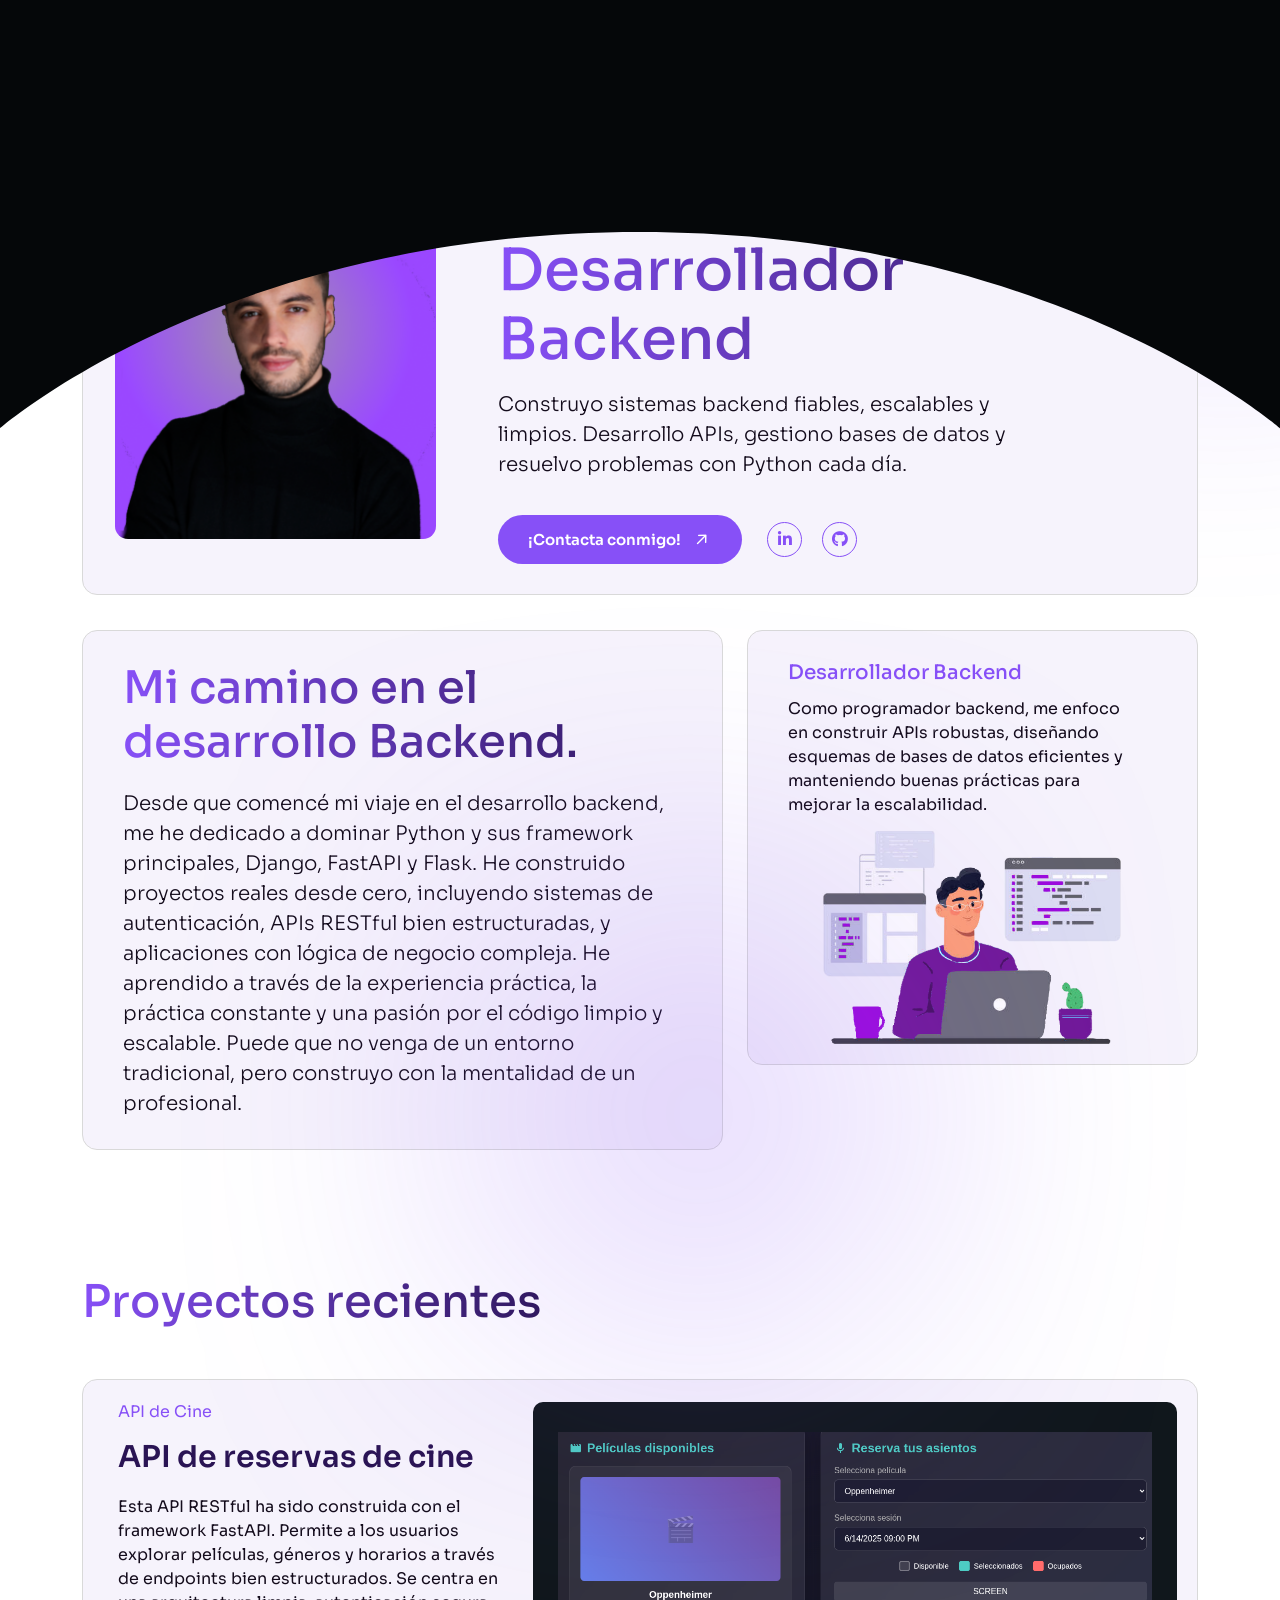
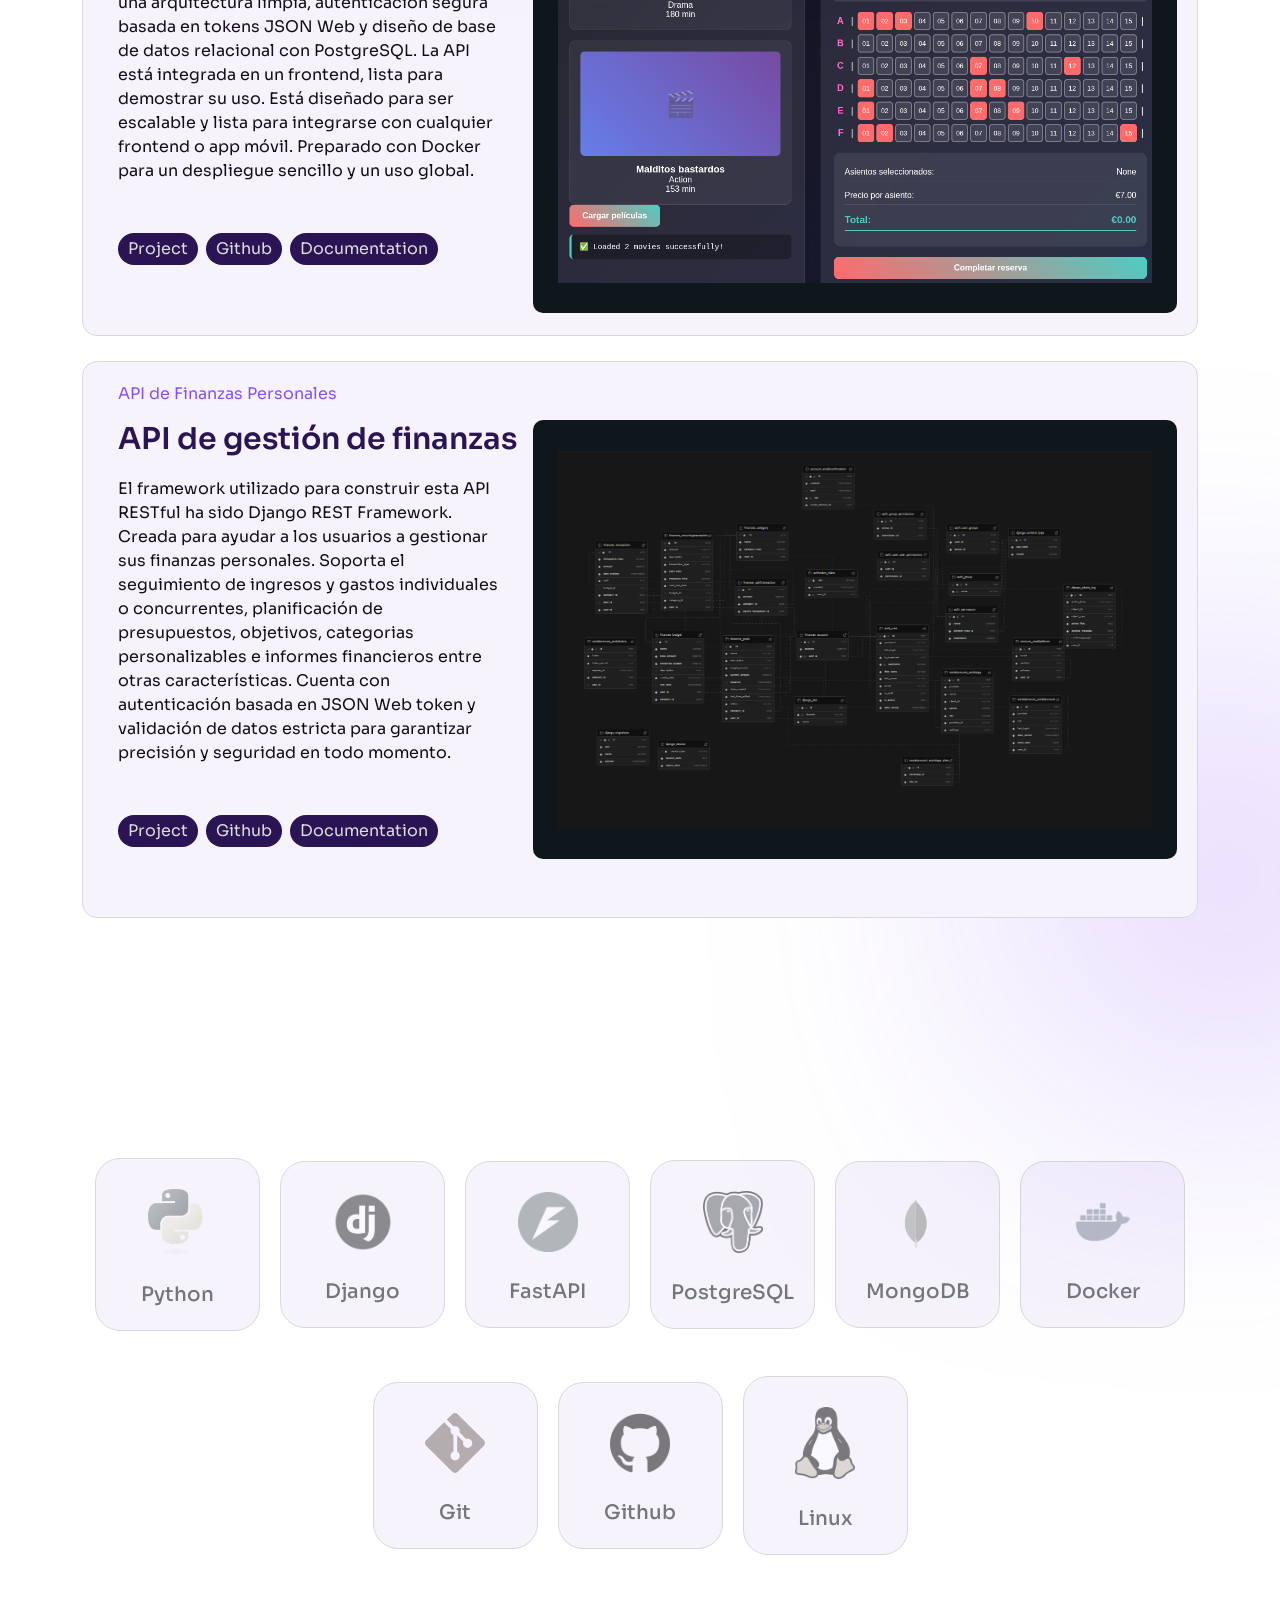
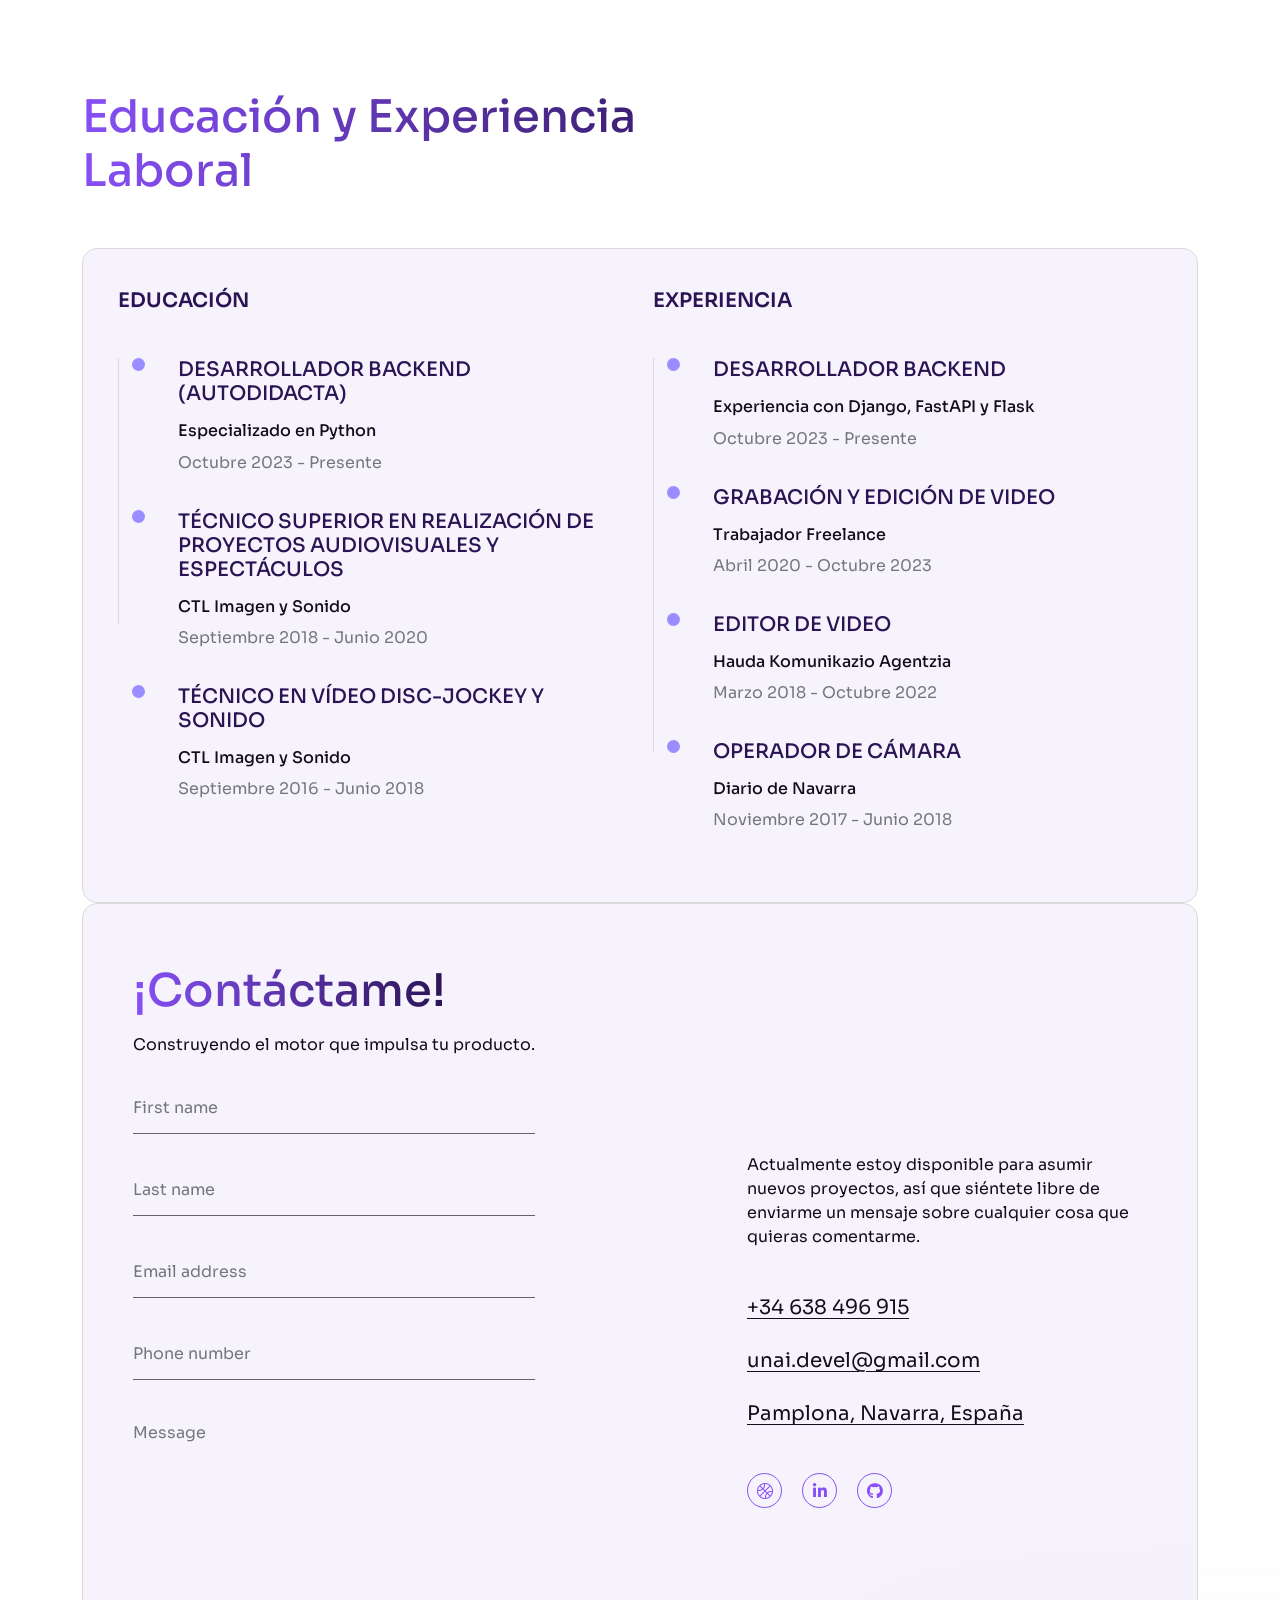
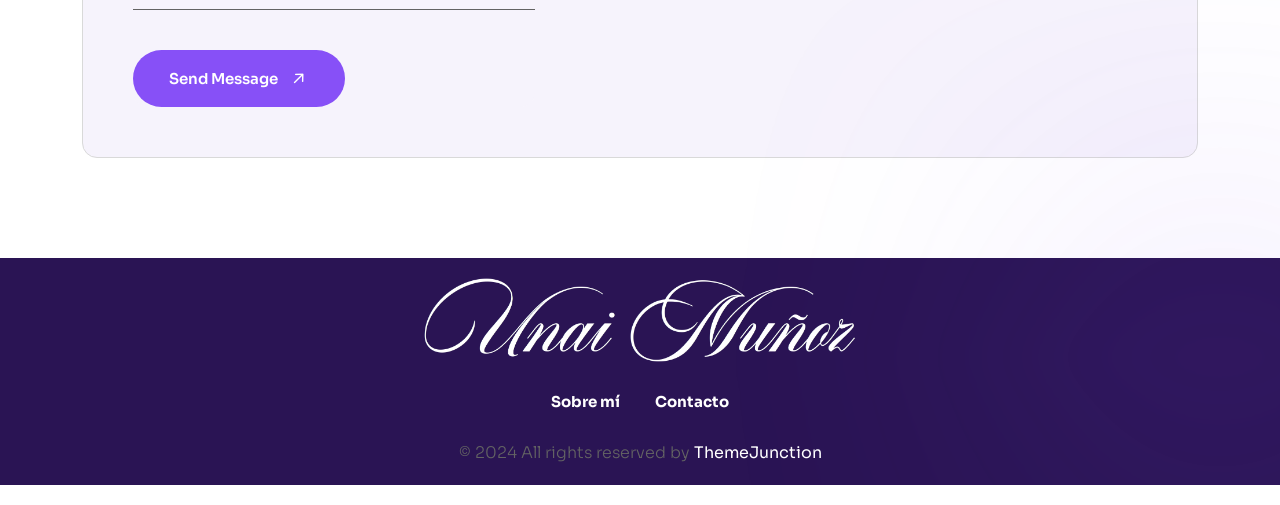
<file: Template/index_es-light.html>
<!DOCTYPE html>
<html class="no-js" lang="es">

<head>
   <meta charset="utf-8" />
   <meta http-equiv="x-ua-compatible" content="ie=edge" />
   <meta name="viewport" content="width=device-width, initial-scale=1" />
   <meta name="description" content="" />

   <!-- Site Title -->
   <title>Unai Muñoz - Portfolio Personal</title>

   <!-- Place favicon.ico in the root directory -->
   <link rel="apple-touch-icon" href="./assets/img/favicon.png" />
   <link rel="shortcut icon" type="image/png" href="./assets/img/favicon.png" />

   <!-- CSS here -->
   <link rel="stylesheet" href="assets/css/animate.min.css" />
   <link rel="stylesheet" href="assets/css/bootstrap.min.css" />
   <link rel="stylesheet" href="assets/css/font-awesome-pro.min.css" />
   <link rel="stylesheet" href="assets/css/flaticon_gerold.css" />
   <link rel="stylesheet" href="assets/css/nice-select.css" />
   <link rel="stylesheet" href="assets/css/backToTop.css" />
   <link rel="stylesheet" href="assets/css/owl.carousel.min.css" />
   <link rel="stylesheet" href="assets/css/swiper.min.css" />
   <link rel="stylesheet" href="assets/css/odometer-theme-default.css" />
   <link rel="stylesheet" href="assets/css/magnific-popup.css" />
   <link rel="stylesheet" href="assets/css/main.css" />
   <link rel="stylesheet" href="assets/css/main-2.css" />
   <link rel="stylesheet" href="assets/css/light-mode.css" />
   <link rel="stylesheet" href="assets/css/meanmenu.css" />
   <link rel="stylesheet" href="assets/css/responsive.css" />
   <link rel="stylesheet" href="assets/css/responsive-2.css" />
   <!-- Google tag (gtag.js) -->
   <script async src="https://www.googletagmanager.com/gtag/js?id=G-VV5L5KRPJP"></script>
   <script>
   window.dataLayer = window.dataLayer || [];
   function gtag(){dataLayer.push(arguments);}
   gtag('js', new Date());

   gtag('config', 'G-VV5L5KRPJP');
   </script>
</head>

<body class="light-mode">

   <!-- Preloader Area Start -->
   <div class="preloader">
      <svg viewBox="0 0 1000 1000" preserveAspectRatio="none">
         <path id="preloaderSvg" d="M0,1005S175,995,500,995s500,5,500,5V0H0Z"></path>
      </svg>

      <div class="preloader-heading">
         <div class="load-text">
            <span>U</span>
            <span>n</span>
            <span>a</span>
            <span>i</span>
         </div>
      </div>
   </div>
   <!-- Preloader Area End -->

   <!-- start: Back To Top -->
   <div class="progress-wrap" id="scrollUp">
      <svg class="progress-circle svg-content" width="100%" height="100%" viewBox="-1 -1 102 102">
         <path d="M50,1 a49,49 0 0,1 0,98 a49,49 0 0,1 0,-98" />
      </svg>
   </div>
   <!-- end: Back To Top -->

   <!-- HEADER START -->
   <header class="tj-header-area style-2 header-absolute">
      <div class="container">
         <div class="row">
            <div class="col-12 d-flex flex-wrap align-items-center">
               <div class="logo-box">
                  <a href="index_es-light.html">
                     <img src="assets/img/logo/logo_dark_unai.png" alt="" />
                  </a>
               </div>
               <div class=" header-info-list d-none d-md-inline-block">
                  <ul class="ul-reset">
                     <li><a href="mailto:unai.devel@gmail.com">unai.devel@gmail.com</a></li>
                  </ul>
               </div>
               <div class="header-menu" id="headerMenu">
                  <nav>
                     <ul>
                        <li class="has-dropdown current-menu-ancestor">
                           <a class="current-menu-item" href="index_es-light.html">Home</a>
                           <ul class="sub-menu">
                              <li class="has-dropdown">
                                 <a href="index_es.html">Modo Oscuro</a>
                                    <ul class="sub-menu">
                                       <li>
                                       </li>
                                    </ul>
                              </li>
                              <li class="has-dropdown current-menu-ancestor">
                                 <a href="index_es-light.html">Modo Claro</a>
                                 <ul class="sub-menu">
                                       <li>
                                       </li>
                                 </ul>
                              </li>
                           </ul>
                        </li>
                        <li><a href="about_es_light.html">Sobre mí</a></li>

                        <li><a href="contact_es-light.html">Contacto</a></li>
                        <li><a href="index-light.html" class="lang-switch3">EN</a></li>
                     </ul>
                  </nav>
               </div>
               <div class="mobile-menu d-lg-none"></div>
               <div class="header-button">
                  <a href="/assets/CVs/Unai_Munoz_CV_es.pdf" download class="tj-btn-primary-2">Descargar CV</a>
                     <span class="icon_box">
                        <!-- <i class="flaticon-download icon_first"></i>
                        <i class="flaticon-download icon_second"></i> -->
                     </span>
                  </a>
               </div>
               <div class="menu-bar d-lg-none">
                  <button>
                     <span></span>
                     <span></span>
                     <span></span>
                     <span></span>
                  </button>
               </div>
            </div>
         </div>
      </div>
   </header>
   <header class="tj-header-area style-2 header-2 header-sticky sticky-out">
      <div class="container">
         <div class="row">
            <div class="col-12 d-flex flex-wrap align-items-center">
               <div class="logo-box">
                  <a href="index_es-light.html">
                     <img src="assets/img/logo/logo_dark_unai.png" alt="" />
                  </a>
               </div>
               <div class="header-info-list d-none d-md-inline-block">
                  <ul class="ul-reset">
                     <li><a href="mailto:unai.devel@gmail.com">unai.devel@gmail.com</a></li>
                  </ul>
               </div>
               <div class="header-menu">
                  <nav>
                     <ul>
                        <li class="has-dropdown current-menu-ancestor">
                           <a class="current-menu-item" href="index_es-light.html">Home</a>
                           <ul class="sub-menu">
                              <li class="has-dropdown">
                                 <a href="index_es.html">Modo Oscuro</a>
                                    <ul class="sub-menu">
                                       <li>
                                       </li>
                                    </ul>
                              </li>
                              <li class="has-dropdown current-menu-ancestor">
                                 <a href="index_es-light.html">Modo Claro</a>
                                 <ul class="sub-menu">
                                       <li>
                                       </li>
                                 </ul>
                              </li>
                           </ul>
                        </li>
                        <li><a href="about_es_light.html">Sobre mí</a></li>

                        </li>
                        <li><a href="contact_es-light.html">Contacto</a></li>
                        <li><a href="index-light.html" class="lang-switch3">EN</a></li>
                     </ul>
                  </nav>
               </div>
               <div class="mobile-menu d-lg-none"></div>
               <div class="header-button">
                  <a href="/assets/CVs/Unai_Munoz_CV_es.pdf" download class="tj-btn-primary-2">Descargar CV</a>
                     <span class="icon_box">
                        <!-- <i class="flaticon-download icon_first"></i>
                        <i class="flaticon-download icon_second"></i> -->
                     </span>
                  </a>
               </div>
               <div class="menu-bar d-lg-none">
                  <button>
                     <span></span>
                     <span></span>
                     <span></span>
                     <span></span>
                  </button>
               </div>
            </div>
         </div>
      </div>
   </header>
   <!-- HEADER END -->

   <main class="site-content" id="content">
      <!-- HERO SECTION START -->
      <section class="hero-section style-2 d-flex align-items-center" id="intro">
         <div class="container">
            <div class="row">
               <div class="col-12">
                  <div class="hero-wrrapper wow fadeInUp" data-wow-delay=".4s">
                     <div class="hero-image-box d-none d-md-inline-block">
                        <img src="assets/img/hero/hero-2_unai_light_2.png" alt="" />
                     </div>
                     <div class="hero-content-box">
                        <h1 class="hero-title">Hola, soy Unai <br />Desarrollador Backend</h1>
                        <div class="hero-image-box d-md-none text-center">
                           <img src="assets/img/hero/me.png" alt="" />
                        </div>
                        <p class="lead">Construyo sistemas backend fiables, escalables y limpios. Desarrollo APIs, gestiono bases de datos y resuelvo problemas con Python cada día.</p>
                        <div class="button-box d-flex flex-wrap align-items-center">
                           <a href="contact_es-light.html" class="tj-btn-primary-2">
                              ¡Contacta conmigo!
                              <span class="icon_box">
                                 <i class="fa-regular fa-arrow-right icon_first"></i>
                                 <i class="fa-regular fa-arrow-right icon_second"></i>
                              </span>
                           </a>
                           <ul class="ul-reset social-icons style-2">
                              <li>
                                 <a href="https://www.linkedin.com/in/unai-munoz-pascual/" target="_blank" rel="noopener noreferrer"><i class="fa-brands fa-linkedin-in"></i></a>
                              </li>
                              <li>
                                 <a href="https://github.com/unaidevel" target="_blank" rel="noopener noreferrer"><i class="fa-brands fa-github"></i></a>
                              </li>
                              <li>
                              </li>
                              <li>
                              </li>
                           </ul>
                        </div>
                     </div>
                  </div>
                  </div>
                  <div class="about-area">
                     <div class="row">
                        <div class="col-lg-7">
                           <div class="about-left-content  wow fadeInUp" data-wow-delay=".3s">
                              <h2 class="title">Mi camino en el desarrollo Backend.</h2>
                              <div class="desc">
                                 <p class="lead">
                                    Desde que comencé mi viaje en el desarrollo backend, me he dedicado a dominar Python y sus
                                    framework principales, Django, FastAPI y Flask. He construido proyectos reales desde cero, incluyendo sistemas de autenticación, 
                                    APIs RESTful bien estructuradas, y aplicaciones con lógica de negocio compleja.
                                    He aprendido a través de la experiencia práctica, la práctica constante y una pasión 
                                    por el código limpio y escalable. Puede que no venga de un entorno tradicional, 
                                    pero construyo con la mentalidad de un profesional.
                                 </p>
                              </div>
                              <!-- <div class="about-button d-flex">
                                 <a href="contact_es-light.html" class="btn tj-btn-primary-2">Contacta conmigo!
                                    <span class="icon_box">
                                       <i class="fa-regular fa-arrow-right icon_first"></i>
                                       <i class="fa-regular fa-arrow-right icon_second"></i>
                                    </span>
                                 </a>
                              </div> -->
                           </div>
                        </div>
                        <div class="col-lg-5">
                           <div class="about-right-content  wow fadeInUp" data-wow-delay=".5s">
                              <div class="about-text">
                                 <h5 class="title">Desarrollador Backend</h5>
                                 <div class="desc">
                                    <p class="full-width-paragraph_es">Como programador backend, me enfoco en construir APIs robustas,
                                       diseñando esquemas de bases de datos eficientes y manteniendo buenas prácticas para mejorar la escalabilidad.</p>
                                 </div>
                              </div>
                              <div class="about-images2">
                                 <img src="assets/img/hero/about_first.png" alt="Images" />
                              </div>
                           </div>
                        </div>
                     </div>
                  </div>
               </div>
            </div>
         </div>
      </section>
      <!-- HERO SECTION END -->

      <!-- PROJECT SECTION START -->
      <section class="project-section" id="works-section">
         <div class="container">
            <div class="row">
               <div class="col-12">
                  <div class="section-header style-2">
                     <section class="project-section" id="works-section" style="margin-top: 30px;"></section>
                     <h2 class="section-title wow fadeInUp" data-wow-delay=".4s">Proyectos recientes</h2>
                  </div>
               </div>
            </div>
            <div class="row">
               <div class="col-12">
                  <div class="project-content-area featured wow fadeInUp" data-wow-delay=".5s">
                     <div class="project-left-content">
                        <div class="project_content">
                           <span class="subtitle">API de Cine</span>
                           <h3 class="title"><button data-mfp-src="#portfolio-wrapper1"
                                 class="modal-popup">API de reservas de cine</button></h3>
                           <p class="desc">
                              Esta API RESTful ha sido construida con el framework FastAPI.
                              Permite a los usuarios explorar películas, géneros y horarios a través de endpoints bien estructurados.
                              Se centra en una arquitectura limpia, autenticación segura basada en tokens JSON Web y 
                              diseño de base de datos relacional con PostgreSQL. La API está integrada en un frontend, lista para demostrar su uso.
                              Está diseñado para ser escalable y lista para integrarse con cualquier frontend o app móvil.
                              Preparado con Docker para un despliegue sencillo y un uso global.
                           </p>
                        </div>
                        <ul class="project_tags">
                           <li><a href="https://cinema.unaimunoz.dev/" target="_blank" rel="noopener noreferrer">Project</a></li>
                           <li><a href="https://github.com/unaidevel/CinemaBookingAPI" target="_blank" rel="noopener noreferrer">Github</a></li>
                           <li><a href="https://cinema-api.unaimunoz.dev/docs" target="_blank" rel="noopener noreferrer">Documentation</a></li>
                        </ul>
                        <div class="desc">
                        </div>
                        <div class="project-feature-item">
                           <div class="project-images">
                           </div>
                           <div class="project-text">

                           </div>
                        </div>
                     </div>
                     <div class="project-wrapper">
                        <img src="assets/img/portfolio/project_1_image.png" alt="Images" />
                     </div>
                  </div>
               </div>
            </div>
            <div class="row">
               <div class="col-12">
                  <div class="project-content-area featured wow fadeInUp" data-wow-delay=".5s">
                     <div class="project-left-content">
                        <div class="project_content">
                           <span class="subtitle">API de Finanzas Personales</span>
                           <h3 class="title" style="white-space: nowrap;"><button data-mfp-src="#portfolio-wrapper2"
                                 class="modal-popup">API de gestión de finanzas</button></h3>
                           <p class="desc">
                              El framework utilizado para construir esta API RESTful ha sido Django REST Framework. Creada para ayudar a los usuarios a gestionar sus finanzas personales.
                              Soporta el seguimiento de ingresos y gastos individuales o concurrentes, planificación de presupuestos, objetivos, categorias personalizables e informes financieros entre otras características.
                              Cuenta con autenticación basada en JSON Web token y validación de datos estricta para garantizar precisión y seguridad en todo momento.
                           </p>
                        </div>
                        <ul class="project_tags">
                           <li><a href="https://django-api.unaimunoz.dev/"  target="_blank" rel="noopener noreferrer">Project</a></li>
                           <li><a href="https://github.com/unaidevel/PersonalFinancesAPI" target="_blank" rel="noopener noreferrer">Github</a></li>
                           <li><a href="https://django-api.unaimunoz.dev/api/swagger/" target="_blank" rel="noopener noreferrer">Documentation</a></li>
                        </ul>
                        <div class="desc">
                        </div>
                        <div class="project-feature-item">
                           <div class="project-images">
                           </div>
                           <div class="project-text">

                           </div>
                        </div>
                     </div>
                     <div class="project-wrapper">
                        <img src="assets/img/portfolio/project_2_image.png" alt="Images" />
                     </div>
                  </div>
               </div>
            </div>
         </div>
      </section>
      <!-- PROJECT SECTION END -->

      <!-- SKILLS SECTION START -->
      <section class="skills-section style-2" id="skills-section">
         <div class="container">
            <div class="row">
               <div class="col-md-12">
                  <div class="skills-widget style-2 d-flex flex-wrap justify-content-center align-items-center">
                     <div class="skill-item wow fadeInUp" data-wow-delay=".3s">
                        <div class="skill-inner">
                           <div class="icon-box">
                              <img src="assets/img/icons/python.png" alt="" />
                           </div>
                           <div class="number">Python</div>
                        </div>
                        <p></p>
                     </div>
                     <div class="skill-item wow fadeInUp" data-wow-delay=".4s">
                        <div class="skill-inner">
                           <div class="icon-box">
                              <img src="assets/img/icons/djagno_red.png" alt="" />
                           </div>
                           <div class="number">Django</div>
                        </div>
                        <p></p>
                     </div>
                     <div class="skill-item wow fadeInUp" data-wow-delay=".5s">
                        <div class="skill-inner">
                           <div class="icon-box">
                              <img src="assets/img/icons/fastAPI.png" alt="" />
                           </div>
                           <div class="number">FastAPI</div>
                        </div>
                        <p></p>
                     </div>
                     <div class="skill-item wow fadeInUp" data-wow-delay=".6s">
                        <div class="skill-inner">
                           <div class="icon-box">
                              <img src="assets/img/icons/postgresql.png" alt="" />
                           </div>
                           <div class="number">PostgreSQL</div>
                        </div>
                        <p></p>
                     </div>
                     <div class="skill-item wow fadeInUp" data-wow-delay=".5s">
                        <div class="skill-inner">
                           <div class="icon-box">
                              <img src="assets/img/icons/mongodb.svg" alt="" />
                           </div>
                           <div class="number">MongoDB</div>
                        </div>
                        <p></p>
                     </div>
                     <div class="skill-item wow fadeInUp" data-wow-delay=".7s">
                        <div class="skill-inner">
                           <div class="icon-box">
                              <img src="assets/img/icons/docker.png" alt="" />
                           </div>
                           <div class="number">Docker</div>
                        </div>
                        <p></p>
                     </div>
                     <div class="skill-item wow fadeInUp" data-wow-delay=".8s">
                        <div class="skill-inner">
                           <div class="icon-box">
                              <img src="assets/img/icons/git-icon.svg" alt="" />
                           </div>
                           <div class="number">Git</div>
                        </div>
                        <p></p>
                     </div>
                     <div class="skill-item wow fadeInUp" data-wow-delay=".5s">
                        <div class="skill-inner">
                           <div class="icon-box">
                              <img src="assets/img/icons/github.png" alt="" />
                           </div>
                           <div class="number">Github</div>
                        </div>
                        <p></p>
                     </div>
                     <div class="skill-item wow fadeInUp" data-wow-delay=".5s">
                        <div class="skill-inner">
                           <div class="icon-box">
                              <img src="assets/img/icons/linux.png" alt="" />
                           </div>
                           <div class="number">Linux</div>
                        </div>
                        <p></p>
                     </div>
                  </div>
               </div>
            </div>
         </div>
      </section>
      <!-- SKILLS SECTION END -->

      <!-- start: Portfolio Popup -->
      <div id="portfolio-wrapper1" class="popup_content_area zoom-anim-dialog mfp-hide" data-lenis-prevent>
         <div class="popup_modal_img">
            <img src="./assets/img/portfolio/Pasted image.png" alt="" />
         </div>
         <div class="popup_modal_content">
            <div class="portfolio_info">
               <div class="portfolio_info_text">
                  <h2 class="title">FastAPI Cinema Booking service</h2>
                  <div class="desc">
                      <p>
                        Con esta API RESTful he buscado la eficiencia en la entrega de datos con seguridad y escabilidad siempre en mente.
                        Esta lista para proporcionar una base sólida backend para aplicaciones relacionadas con el cine. Esta lista para implementar sistemas de pago.
                     </p>
                  </div>
                  <a href="https://cinema.unaimunoz.dev/" target="_blank" class="btn tj-btn-primary">¡Visítalo!<i class="fal fa-arrow-right"></i></a>
               </div>
               <div class="portfolio_info_items">
                  <div class="info_item">
                     <div class="key">Categoría</div>
                     <div class="value">RESTful API</div>
                  </div>
                  <div class="info_item">
                     <div class="key">Propósito</div>
                     <div class="value">Muestra de Portfolio</div>
                  </div>
                  <div class="info_item">
                     <div class="key">Fecga de Inicio</div>
                     <div class="value">April, 2025</div>
                  </div>
                  <div class="info_item">
                     <div class="key">Desarrollador</div>
                     <div class="value"><a href="#">Unai Muñoz</a></div>
                  </div>
               </div>
            </div>
            <div class="portfolio_gallery owl-carousel">
               <div class="gallery_item">
                  <img src="./assets/img/portfolio-gallery/p-gallery-12.png" alt="" />
               </div>
               <div class="gallery_item">
                  <img src="./assets/img/portfolio-gallery/p-gallery-13.png" alt="" />
               </div>
               <div class="gallery_item">
                  <img src="./assets/img/portfolio-gallery/p-gallery-14.png" alt="" />
               </div>
               <div class="gallery_item">
                  <img src="./assets/img/portfolio-gallery/p-gallery-15.png" alt="" />
               </div>
            </div>
            <div class="portfolio_description">
               <h2 class="title">Descripción del Proyecto</h2>
               <div class="desc">
                  <p>
                     La gestión de reservas de cine cuenta con varios desafios a la hora de diseñar el backend. 
                     La reserva de asientos y la prevención de reservas duplicadas ha estado en mente en todo momento.
                     Se permite a los usuarios explorar películas y sus detalles, hacer reservas de asientos, asi como rastrear el historial completo de reservas.
                     Incluye un sistema de reseñas para películas. La mayoría de los endpoints de películas y sesiones están protegidos para administradores o miembros de staff.
                     Cuenta con validación por serializadores y validación extra para aportar seguridad al sistema.
                  </p>
               </div>
            </div>
            <div class="portfolio_story_approach">
               <div class="portfolio_story">
                  <div class="story_title">
                     <h4 class="title">Características Clave</h4>
                  </div>
                  <div class="story_content">
                     <p> -Autenticación JWT con protección de ruta segura</p>
                     <p> -Navegación de películas y gestión de sesiones</p>
                     <p> -Sistema de reserva y bloqueo de asientos para prevenir dobles reservas</p>
                     <p> -Seguimiento del historial de reservas y calificaciones de películas</p>
                     <p> -Diseñado para fácil integración frontend</p>
                     <p> -Generación de salas completas para cada sesión</p>
                  </div>
               </div>
               <div class="portfolio_approach">
                  <div class="approach_title">
                     <h4 class="title">Tecnologías Usadas</h4>
                  </div>
                  <div class="approach_content">
                     <p> -FastAPI para un backend de alto rendimiento</p>
                     <p> -PostgreSQL como sistema de base de datos relacional</p>
                     <p> -JWT para autenticación segura</p>
                     <p> -Alembic para migraciones de esquema de base de datos</p>
                     <p> -Pydantic para validación de datos</p>
                     <p> -Docker para desarrollo y despliegue en contenedores</p>
                     <p> -Git y GitHub para control de versiones</p>
                  </div>
               </div>
            </div>
            <div class="portfolio_navigation">
               <div class="navigation_item prev-project">
                  <a href="#" class="project">

                     <div class="nav_project">

                     </div>
                  </a>
               </div>
               <div class="navigation_item next-project">
                  <a href="#portfolio-wrapper2" class="project">
                     <div class="nav_project">
                        <div class="label">Siguiente Proyecto</div>
                        <h3 class="title" style="white-space: nowrap;">API Django</h3>
                     </div>
                     <i class="fal fa-arrow-right"></i>
                  </a>
               </div>
            </div>
         </div>
      </div>
      <!-- end: Portfolio Popup -->

      <!-- start: Portfolio Popup -->
      <div id="portfolio-wrapper2" class="popup_content_area zoom-anim-dialog mfp-hide" data-lenis-prevent style="max-height: 90vh; overflow-y: auto;">
         <div class="popup_modal_img">
            <img src="./assets/img/portfolio/project_2_image.png" alt="" />
         </div>
         <div class="popup_modal_content">
            <div class="portfolio_info">
               <div class="portfolio_info_text">

                  <h2 class="title">Django Personal Finances API</h2>
                  <div class="desc">
                     <p>
                        Mediante DRF he desarrollado esta aplicación, la cual busca ir un paso más allá, no solo quedandose en CRUDs básicos orientados a gastos e ingresos, si no implementando
                        sistemas de personalización para el usuario, como las categorias, gastos o ingresos recurrentes, descarga de datos en diferentes tipos de archivos, presupuestos, objetivos... 
                     </p>
                  </div>
                  <a href="https://django-api.unaimunoz.dev/" target="_blank" class="btn tj-btn-primary">¡Visítalo!<i class="fal fa-arrow-right"></i></a>
               </div>
               <div class="portfolio_info_items">
                  <div class="info_item">
                     <div class="key">Categoria</div>
                     <div class="value">RESTful API</div>
                  </div>
                  <div class="info_item">
                     <div class="key">Propósito</div>
                     <div class="value">Muestra de Portfolio</div>
                  </div>
                  <div class="info_item">
                     <div class="key">Fecha de Inicio</div>
                     <div class="value">February, 2025</div>
                  </div>
                  <div class="info_item">
                     <div class="key">Desarrollador</div>
                     <div class="value"><a href="#">Unai Muñoz</a></div>
                  </div>
               </div>
            </div>
            <div class="portfolio_gallery owl-carousel">
               <div class="gallery_item">
                  <img src="./assets/img/portfolio/django_database_1.png" alt="" />
               </div>
               <div class="gallery_item">
                  <img src="./assets/img/portfolio/Pasted image (6).png" alt="" />
               </div>
               <div class="gallery_item">
                  <img src="./assets/img/portfolio/Pasted image (7).png" alt="" />
               </div>
               <div class="gallery_item">
                  <img src="./assets/img/portfolio/Pasted image (4).png" alt="" />
               </div>
            </div>
            <div class="portfolio_description">
               <h2 class="title">Project Description</h2>
               <div class="desc">
                  <p>
                     Esta API proporciona todo lo necesario para gestionar las finanzas personales básicas:
                     autenticación de usuario, seguimiento de ingresos y gastos, organización por categorías,
                     visualización de saldo y exportación de datos. Está diseñada para ser el backend de una aplicación completa
                     de finanzas, siguiendo las mejores prácticas REST y con un código limpio y escalable.
                  </p>
               </div>
            </div>
            <div class="portfolio_story_approach">
               <div class="portfolio_story">
                  <div class="story_title">
                     <h4 class="title">CARACTERÍSTICAS CLAVE</h4>
                  </div>
                  <div class="story_content">
                     <p> -Autenticación basada en token para asegurar los datos del usuario</p>
                     <p> -Seguimiento de ingresos y gastos con marcas de tiempo y categorías</p>
                     <p> -Gestión de categorías personalizadas para una organización flexible</p>
                     <p> -Puntos finales de resumen que muestran el saldo total, estadísticas mensuales y tendencias</p>
                     <p> -Operaciones CRUD para todos los recursos (transacciones, categorías, usuarios)</p>
                     <p> -Transacciones recurrentes para pagos o cobros continúos</p>
                     <p> -Exportación CSV de transacciones para respaldo o análisis</p>
                     <p> -Pruebas integradas para garantizar funcionalidad y mantenibilidad</p>
                     <p> -Arquitectura modular lista para una fácil integración frontend</p>
                  </div>
               </div>
               <div class="portfolio_approach">
                  <div class="approach_title">
                     <h4 class="title">TECNOLOGÍAS UTILIZADAS</h4>
                  </div>
                  <div class="approach_content">
                     <p> -Django REST Framework para el desarrollo de la API</p>
                     <p> -Serializers y Viewsets de DRF para la lógica</p>
                     <p> -PostgreSQL como base de dato relacional</p>
                     <p> -Tokens JWT como sistema de autenticación</p>
                     <p> -Docker para entornos de desarrollo y despliegue consistentes</p>
                     <p> -Django TestCase para pruebas automatizadas</p>
                     <p> -Git y GitHub para control de versiones</p>
                  </div>
               </div>
            </div>
            <div class="portfolio_navigation">
               <div class="navigation_item prev-project">
                  <a href="#portfolio-wrapper1" class="project">
                     <i class="fal fa-arrow-left"></i>
                     <div class="nav_project">
                        <div class="label">Proyecto Anterior</div>
                        <h3 class="title">API de Cine</h3>
                     </div>
                  </a>
               </div>
               <div class="navigation_item next-project">
                  <a href="#" class="project">
                     <div class="nav_project">
                     </div>
                  </a>
               </div>
            </div>
         </div>
      </div>
      <!-- end: Portfolio Popup -->




      <!-- WORKS SECTION START -->
      <section class="works-section" id="resume-section">
         <div class="container">
            <div class="row">
               <div class="col-12">
                  <div class="section-header style-2">
                     <h2 class="section-title wow fadeInUp" data-wow-delay=".4s">Educación y Experiencia Laboral</h2>
                  </div>
               </div>
            </div>
            <div class="row">
               <div class="col-12">
                  <div class="works-content-area wow fadeInUp" data-wow-delay=".8s">
                     <div class="works-content-item">
                        <h6 class="title">Educación</h6>
                        <div class="works-content-box">
                           <div class="works-item">
                              <h5 class="title">Desarrollador Backend (Autodidacta)</h5>
                              <h6 class="sub-title">Especializado en Python</h6>
                              <span>Octubre 2023 - Presente</span>
                           </div>
                           <div class="works-item">
                              <h5 class="title">Técnico Superior en Realización de Proyectos Audiovisuales y Espectáculos</h5>
                              <h6 class="sub-title">CTL Imagen y Sonido</h6>
                              <span>Septiembre 2018 - Junio 2020</span>
                           </div>
                           <div class="works-item">
                              <h5 class="title">Técnico en Vídeo Disc-Jockey y Sonido</h5>
                              <h6 class="sub-title">CTL Imagen y Sonido</h6>
                              <span>Septiembre 2016 - Junio 2018</span>
                           </div>
                        </div>
                     </div>
                     <div class="works-content-item">
                        <h6 class="title">Experiencia</h6>
                        <div class="works-content-box">
                           <div class="works-item">
                              <h5 class="title">Desarrollador Backend</h5>
                              <h6 class="sub-title">Experiencia con Django, FastAPI y Flask</h6>
                              <span>Octubre 2023 - Presente</span>
                           </div>
                           <div class="works-item">
                              <h5 class="title">Grabación y Edición de Video</h5>
                              <h6 class="sub-title">Trabajador Freelance</h6>
                              <span>Abril 2020 - Octubre 2023</span>
                           </div>
                           <div class="works-item">
                              <h5 class="title">Editor de Video</h5>
                              <h6 class="sub-title">Hauda Komunikazio Agentzia</h6>
                              <span>Marzo 2018 - Octubre 2022</span>
                           </div>
                           <div class="works-item">
                              <h5 class="title">Operador de Cámara</h5>
                              <h6 class="sub-title">Diario de Navarra</h6>
                              <span>Noviembre 2017 - Junio 2018</span>
                           </div>
                        </div>
                     </div>
                     </div>
                  </div>
               </div>
            </div>
         </div>
      </section>
      <!-- WORKS SECTION END -->

      <!-- CONTACT SECTION START -->
      <section class="contact-section style-2" id="contact-section">
         <div class="container">
            <div class="row">
               <div class="col-12">
                  <div class="contact-content-area">
                     <div class="contact-form-box order-2 order-md-1 wow fadeInLeft" data-wow-delay=".3s">
                        <div class="section-header">
                           <h2 class="section-title">
                              ¡Contáctame!
                           </h2>
                           <p>Construyendo el motor que impulsa tu producto.
                           </p>
                        </div>
                        <div class="tj-contact-form style-2">
                           <form id="contact-form" action="https://formsubmit.com/a16f0b64674407ab38da5df5afa9f62b" method="POST" target="_blank">
                              <input type="hidden" name="form-name" value="contact"/>
                              <div class="form_group">
                                 <input type="text" name="Nombre" id="conName" placeholder="First name"
                                    autocomplete="off" />
                              </div>
                              <div class="form_group">
                                 <input type="text" name="Apellido" id="conLName" placeholder="Last name"
                                    autocomplete="off" />
                              </div>
                              <div class="form_group">
                                 <input type="email" name="Email" id="conEmail" placeholder="Email address"
                                    autocomplete="off" />
                              </div>
                              <div class="form_group">
                                 <input type="tel" name="Phone" id="conPhone" placeholder="Phone number"
                                    autocomplete="off" />
                              </div>
                              <div class="form_group">
                                 <textarea name="Message" id="conMessage" placeholder="Message"></textarea>
                              </div>
                              <div class="form_btn">
                                 <button type="submit" class="btn tj-btn-primary-2">Send Message
                                    <span class="icon_box">
                                       <i class="fa-regular fa-arrow-right icon_first"></i>
                                       <i class="fa-regular fa-arrow-right icon_second"></i>
                                    </span>
                                 </button>
                              </div>
                              <small id="form-message" style="display: none; color: rgb(94, 20, 206); margin-top: 10px;"></small>
                           </form>
                        </div>
                     </div>
                     <div class="contact-info-list-2 order-1 order-md-2">
                        <div class="desc wow fadeInRight" data-wow-delay=".3s">
                           <p>
                              Actualmente estoy disponible para asumir nuevos proyectos, así que siéntete libre de enviarme un mensaje sobre
                              cualquier cosa que quieras comentarme.
                           </p>
                        </div>
                        <ul class="ul-reset contact-info-list-3">
                           <li class="wow fadeInRight" data-wow-delay=".3s">
                              <a href="tel:638496915">+34 638 496 915</a>
                           </li>
                           <li class="wow fadeInRight" data-wow-delay=".4s">
                              <a href="mailto:unai.devel@gmail.com">unai.devel@gmail.com</a>
                           </li>
                           <li class="wow fadeInRight" data-wow-delay=".5s">
                              <p>Pamplona, Navarra, España</p>
                           </li>
                        </ul>
                        <ul class="ul-reset social-icons style-3 wow fadeInRight" data-wow-delay=".6s">
                           <!-- <li>
                              <a href="#"><i class="fa-brands fa-twitter"></i></a>
                           </li> -->
                           <li>
                              <a href="#"><i class="fa-light fa-basketball"></i></a>
                           </li>
                           <li>
                              <a href="https://www.linkedin.com/in/unai-munoz-pascual/" target="_blank"><i class="fa-brands fa-linkedin-in"></i></a>
                           </li>
                           <li>
                              <a href="https://github.com/unaidevel/" target="_blank"><i class="fa-brands fa-github"></i></a>
                           </li>
                        </ul>
                     </div>
                  </div>
               </div>
            </div>
         </div>
      </section>
      <!-- CONTACT SECTION END -->

      <!-- BEGIN: Contact Form Success Modal Message -->
      <!-- <div class="modal contact_modal" id="message_sent" tabindex="-1">
         <div class="modal-dialog">
            <div class="modal-content">
               <div class="modal-header">
                  <span class="modal-title"><strong>Mensaje enviado con éxito.</strong></span>
                  <button type="button" class="close" data-bs-dismiss="modal" aria-label="Close"><i
                        class="fas fa-times"></i></button>
               </div>
               <div class="modal-body">
                  <p>Gracias por contactarme. Me pondré en contacto contigo pronto.<br />¡Que tengas un gran día!</p>
               </div>
               <div class="modal-footer">
                  <button type="button" class="btn" data-bs-dismiss="modal">Close</button>
               </div>
            </div>
         </div>
      </div> -->
      <!-- END: Contact Form Success Modal Message -->

      <!-- BEGIN: Contact Form Fail Modal Message -->
      <!-- <div class="modal contact_modal failed" id="message_fail" tabindex="-1">
         <div class="modal-dialog">
            <div class="modal-content">
               <div class="modal-header">
                  <span class="modal-title"><strong>Error</strong></span>
                  <button type="button" class="close" data-bs-dismiss="modal" aria-label="Close"><i
                        class="fas fa-times"></i></button>
               </div>
               <div class="modal-body">
                  <p>¡Ups! Algo salió mal, por favor inténtalo de nuevo.</p>
               </div>
               <div class="modal-footer">
                  <button type="button" class="btn" data-bs-dismiss="modal">Cerrar</button>
               </div>
            </div>
         </div>
      </div> -->
      <!-- END: Contact Form Fail Modal Message End -->
   </main>

   <!-- FOOTER AREA START -->
   <footer class="tj-footer-area style-2">
      <div class="container">
         <div class="row">
            <div class="col-md-12 text-center">
               <div class="footer-logo-box">
                  <a href="#"><img src="assets/img/logo/UnaiMunoz_logo_white.png" alt="" /></a>
               </div>
               <div class="footer-menu">
                  <nav>
                     <ul>
                        <li><a href="about_es_light.html">Sobre mí</a></li>
                        <li><a href="contact_es-light.html">Contacto</a></li>
                     </ul>
                  </nav>
               </div>
               <div class="copy-text style-2">
                  <p>&copy; 2024 All rights reserved by <a href="#" target="_blank">ThemeJunction</a></p>
               </div>
            </div>
         </div>
      </div>
   </footer>
   <!-- FOOTER AREA END -->

   <!-- JS here -->
   <script src="assets/js/jquery.min.js"></script>
   <script src="assets/js/bootstrap.bundle.min.js"></script>

   <script src="assets/js/gsap.min.js"></script>
   <script src="assets/js/gsap-scroll-to-plugin.min.js"></script>
   <script src="assets/js/gsap-scroll-trigger.min.js"></script>
   <script src="assets/js/gsap-split-text.min.js"></script>
   <script src="assets/js/lenis.min.js"></script>

   <script src="assets/js/nice-select.min.js"></script>
   <script src="assets/js/backToTop.js"></script>
   <script src="assets/js/appear.min.js"></script>
   <script src="assets/js/wow.min.js"></script>
   <script src="assets/js/lightcase.js"></script>
   <script src="assets/js/owl.carousel.min.js"></script>
   <script src="assets/js/swiper.min.js"></script>
   <script src="assets/js/imagesloaded-pkgd.js"></script>
   <script src="assets/js/isotope.pkgd.min.js"></script>
   <script src="assets/js/odometer.min.js"></script>
   <script src="assets/js/magnific-popup.js"></script>
   <script src="assets/js/validate.min.js"></script>
   <script src="assets/js/meanmenu.js"></script>
   <script src="assets/js/main.js"></script>


<script>
  document.addEventListener("DOMContentLoaded", function () {
    // Cuando haces click en "Next Project"
    document.querySelectorAll('.next-project a').forEach(link => {
      link.addEventListener('click', function (e) {
        e.preventDefault();
        $.magnificPopup.close();
        const targetId = this.getAttribute('href');
        setTimeout(() => {
          $.magnificPopup.open({
            items: {
              src: targetId,
              type: 'inline'
            },
            mainClass: 'zoom-anim-dialog'
          });
        }, 300);
      });
    });

    // Cuando haces click en "Prev Project"
    document.querySelectorAll('.prev-project a').forEach(link => {
      link.addEventListener('click', function (e) {
        e.preventDefault();
        $.magnificPopup.close();
        const targetId = this.getAttribute('href');
        setTimeout(() => {
          $.magnificPopup.open({
            items: {
              src: targetId,
              type: 'inline'
            },
            mainClass: 'zoom-anim-dialog'
          });
        }, 300);
      });
    });
  });
</script>




<script>
  const form = document.getElementById("contact-form");
  const messageBox = document.getElementById("form-message");

  form.addEventListener("submit", function(event) {
    event.preventDefault(); // No recargues

    const name = form.querySelector('input[name="conName"]').value.trim();
    const lastName = form.querySelector('input[name="conLName"]').value.trim();
    const email = form.querySelector('input[name="conEmail"]').value.trim();
    const phone = form.querySelector('input[name="conPhone"]').value.trim();
    const message = form.querySelector('textarea[name="conMessage"]').value.trim();

    // Validación simple
    if (!name || !lastName || !email || !message) {
      messageBox.style.color = "red";
      messageBox.textContent = "Please fill in all required fields.";
      messageBox.style.display = "block";
      return;
    }

    const data = new FormData(form);

    fetch("/", {
      method: "POST",
      body: data,
      headers: { "Accept": "application/x-www-form-urlencoded" }
    })
    .then(response => {
      if (response.ok) {
        messageBox.style.color = "white";
        messageBox.textContent = "Message sent successfully. Thank you!";
        messageBox.style.display = "block";
        form.reset();
      } else {
        throw new Error("Submission error");
      }
    })
    .catch(() => {
      messageBox.style.color = "red";
      messageBox.textContent = "Oops, something went wrong. Try again.";
      messageBox.style.display = "block";
    });
  });
</script>






</body>

</html>
</file>
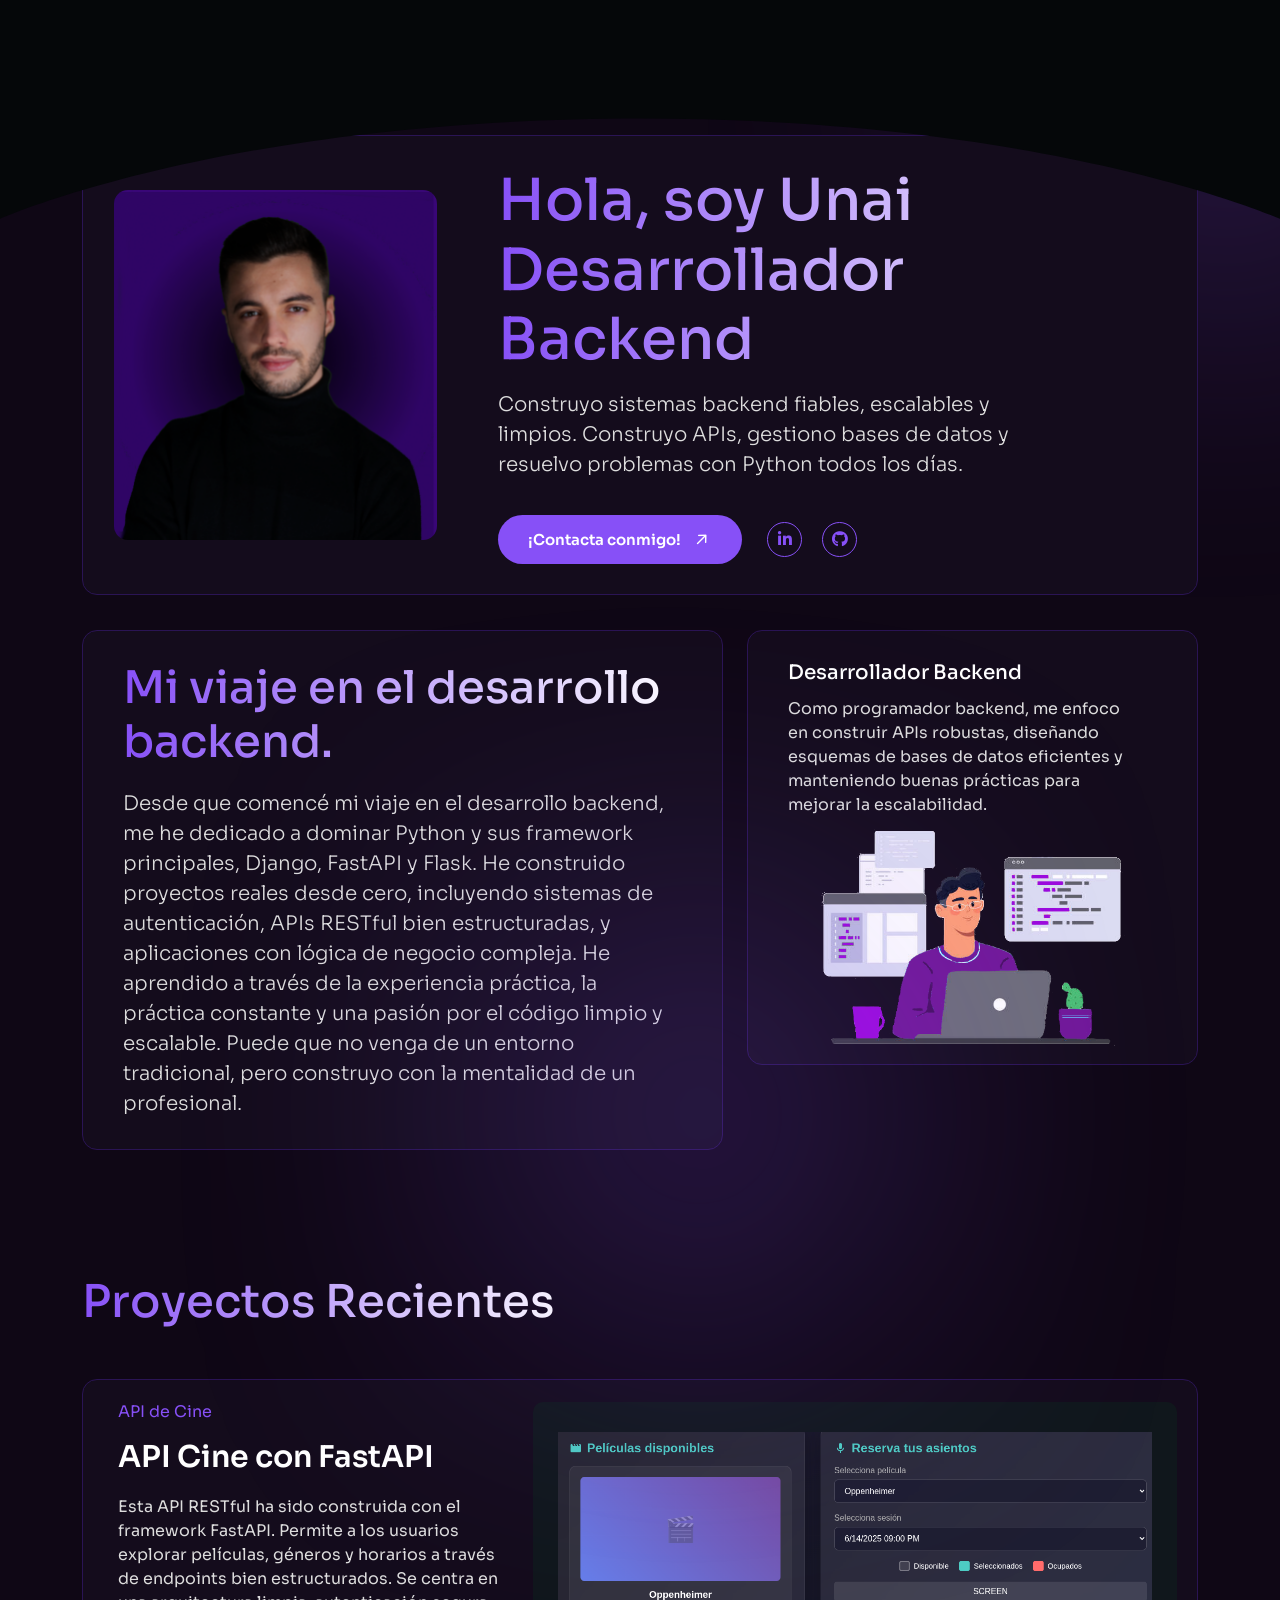
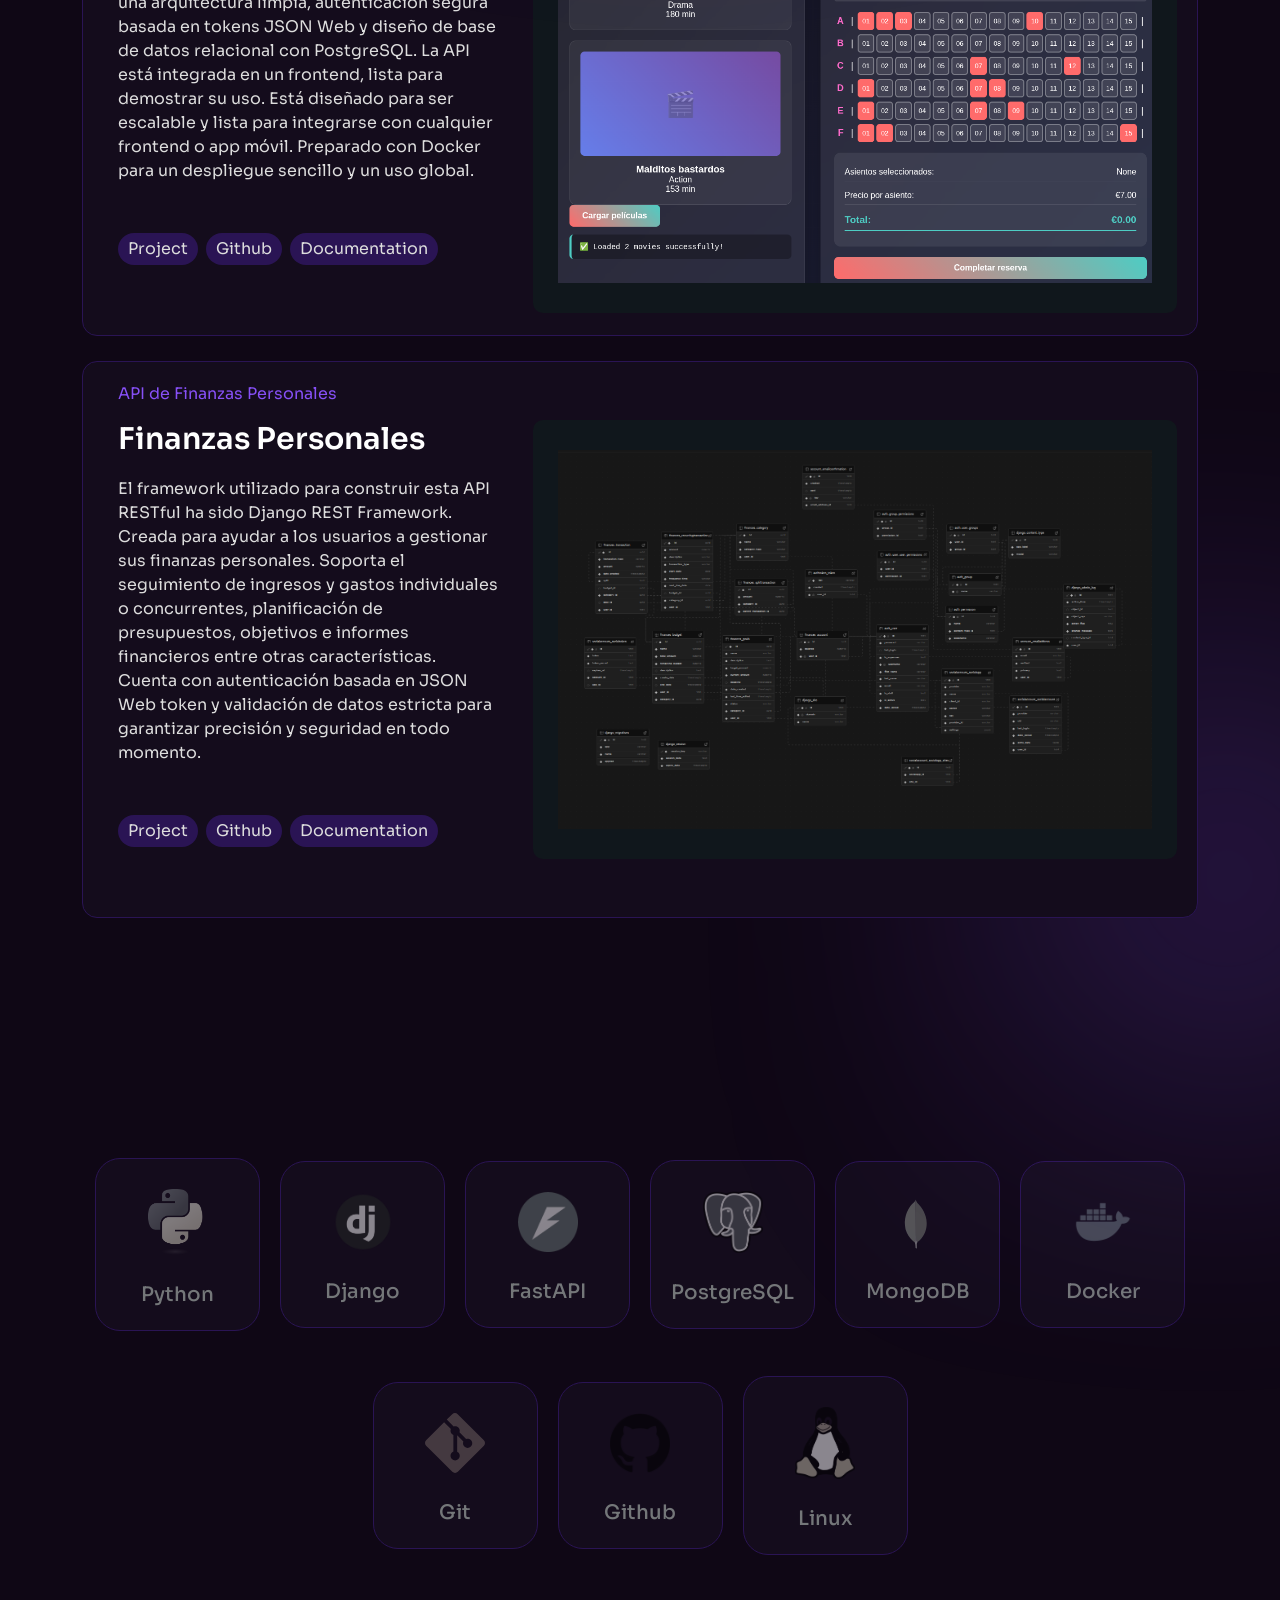
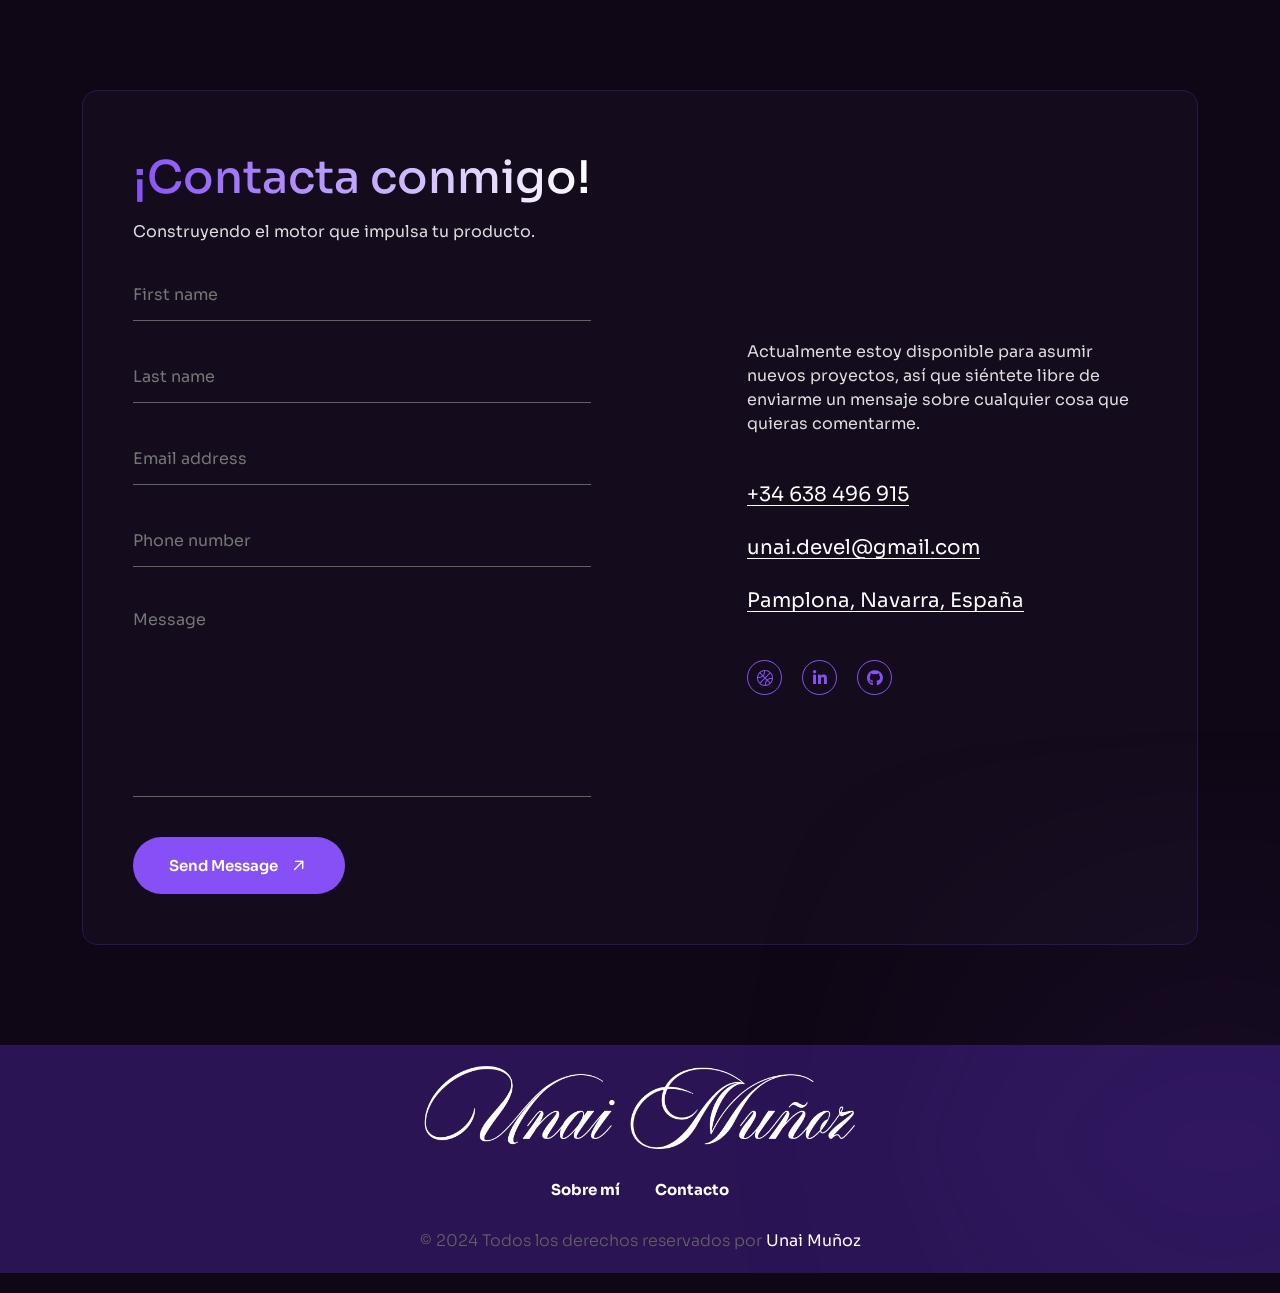
<file: Template/index_es.html>
<!DOCTYPE html>
<html class="no-js" lang="es">

<head>
   <meta charset="utf-8" />
   <meta http-equiv="x-ua-compatible" content="ie=edge" />
   <meta name="viewport" content="width=device-width, initial-scale=1" />
   <meta name="description" content="" />

   <!-- Site Title -->
   <title>Unai Muñoz - Portfolio Personal</title>

   <!-- Place favicon.ico in the root directory -->
   <link rel="apple-touch-icon" href="./assets/img/favicon.png" />
   <link rel="shortcut icon" type="image/png" href="./assets/img/favicon.png" />

   <!-- CSS here -->
   <link rel="stylesheet" href="assets/css/animate.min.css" />
   <link rel="stylesheet" href="assets/css/bootstrap.min.css" />
   <link rel="stylesheet" href="assets/css/font-awesome-pro.min.css" />
   <link rel="stylesheet" href="assets/css/flaticon_gerold.css" />
   <link rel="stylesheet" href="assets/css/nice-select.css" />
   <link rel="stylesheet" href="assets/css/backToTop.css" />
   <link rel="stylesheet" href="assets/css/owl.carousel.min.css" />
   <link rel="stylesheet" href="assets/css/swiper.min.css" />
   <link rel="stylesheet" href="assets/css/odometer-theme-default.css" />
   <link rel="stylesheet" href="assets/css/magnific-popup.css" />
   <link rel="stylesheet" href="assets/css/main.css" />
   <link rel="stylesheet" href="assets/css/main-2.css" />
   <link rel="stylesheet" href="assets/css/light-mode.css" />
   <link rel="stylesheet" href="assets/css/meanmenu.css" />
   <link rel="stylesheet" href="assets/css/responsive.css" />
   <link rel="stylesheet" href="assets/css/responsive-2.css" />
   <!-- Google tag (gtag.js) -->
   <script async src="https://www.googletagmanager.com/gtag/js?id=G-VV5L5KRPJP"></script>
   <script>
   window.dataLayer = window.dataLayer || [];
   function gtag(){dataLayer.push(arguments);}
   gtag('js', new Date());

   gtag('config', 'G-VV5L5KRPJP');
   </script>
</head>

<body>

   <!-- Preloader Area Start -->
   <div class="preloader">
      <svg viewBox="0 0 1000 1000" preserveAspectRatio="none">
         <path id="preloaderSvg" d="M0,1005S175,995,500,995s500,5,500,5V0H0Z"></path>
      </svg>

      <div class="preloader-heading">
         <div class="load-text">
            <span>U</span>
            <span>n</span>
            <span>a</span>
            <span>i</span>
         </div>
      </div>
   </div>
   <!-- Preloader Area End -->

   <!-- start: Back To Top -->
   <div class="progress-wrap" id="scrollUp">
      <svg class="progress-circle svg-content" width="100%" height="100%" viewBox="-1 -1 102 102">
         <path d="M50,1 a49,49 0 0,1 0,98 a49,49 0 0,1 0,-98" />
      </svg>
   </div>
   <!-- end: Back To Top -->

   <!-- HEADER START -->
   <header class="tj-header-area style-2 header-absolute">
      <div class="container">
         <div class="row">
            <div class="col-12 d-flex flex-wrap align-items-center">
               <div class="logo-box">
                  <a href="index_es.html">
                     <img src="assets/img/logo/logo_unai.png" alt="" />
                  </a>
               </div>
               <div class="header-info-list d-none d-md-inline-block">
                  <ul class="ul-reset">
                     <li><a href="mailto:unai.devel@gmail.com">unai.devel@gmail.com</a></li>
                  </ul>
               </div>
               <div class="header-menu" id="headerMenu">
                  <nav>
                     <ul>
                        <li class="has-dropdown current-menu-ancestor">
                           <a class="current-menu-item" href="index_es.html">Inicio</a>
                           <ul class="sub-menu">
                              <li class="has-dropdown current-menu-ancestor">
                                 <a href="index_es.html">Modo Oscuro</a>
                                    <ul class="sub-menu">
                                       <li>
                                       </li>
                                    </ul>
                              </li>
                              <li class="has-dropdown">
                                 <a href="index_es-light.html">Modo Claro</a>
                                 <ul class="sub-menu">
                                       <li>
                                       </li>
                                       </li>
                                 </ul>
                              </li>
                           </ul>
                        </li>
                        <li><a href="about_es.html">Sobre mí</a></li>
                        <li><a href="contact_es.html">Contacto</a></li>
                        <li><a href="index.html" class="lang-switch3">EN</a></li>
                     </ul>
                  </nav>
               </div>
               <div class="mobile-menu d-lg-none"></div>
               <div class="header-button">
                  <a href="/assets/CVs/Unai_Munoz_CV_es.pdf" download class="tj-btn-primary-2">Descargar CV</a>
                     <span class="icon_box">
                        <!-- <i class="flaticon-download icon_first"></i>
                        <i class="flaticon-download icon_second"></i> -->
                     </span>
                  </a>
               </div>
               <div class="menu-bar d-lg-none">
                  <button>
                     <span></span>
                     <span></span>
                     <span></span>
                     <span></span>
                  </button>
               </div>
            </div>
         </div>
      </div>
   </header>
   <header class="tj-header-area style-2 header-2 header-sticky sticky-out">
      <div class="container">
         <div class="row">
            <div class="col-12 d-flex flex-wrap align-items-center">
               <div class="logo-box">
                  <a href="index_es.html">
                     <img src="assets/img/logo/logo_unai.png" alt="" />
                  </a>
               </div>
               <div class="header-info-list d-none d-md-inline-block">
                  <ul class="ul-reset">
                     <li><a href="mailto:unai.devel@gmail.com">unai.devel@gmail.com</a></li>
                  </ul>
               </div>
               <div class="header-menu">
                  <nav>
                     <ul>
                        <li class="has-dropdown current-menu-ancestor">
                           <a class="current-menu-item" href="index_es.html">Inicio</a>
                           <ul class="sub-menu">
                              <li class="has-dropdown current-menu-ancestor">
                                 <a href="index_es.html">Modo Oscuro</a>
                                    <ul class="sub-menu">

                                    </ul>
                              </li>
                              <li class="has-dropdown">
                                 <a href="index_es-light.html">Modo Claro</a>
                                 <ul class="sub-menu">
                                       </li>
                                 </ul>
                              </li>
                           </ul>
                        </li>
                        <li><a href="about_es.html">Sobre mí</a></li>

                        </li>
                        <li><a href="contact_es.html">Contacto</a></li>
                        <li><a href="index.html" class="lang-switch3">EN</a></li>
                     </ul>
                  </nav>
               </div>
               <div class="mobile-menu d-lg-none"></div>
               <div class="header-button">
                  <a href="/assets/CVs/Unai_Munoz_CV_es.pdf" download class="tj-btn-primary-2">Descargar CV</a>
                     <span class="icon_box">
                        <!-- <i class="flaticon-download icon_first"></i>
                        <i class="flaticon-download icon_second"></i> -->
                     </span>
                  </a>
               </div>
               <div class="menu-bar d-lg-none">
                  <button>
                     <span></span>
                     <span></span>
                     <span></span>
                     <span></span>
                  </button>
               </div>
            </div>
         </div>
      </div>
   </header>
   <!-- HEADER END -->

   <main class="site-content" id="content">
      <!-- HERO SECTION START -->
      <section class="hero-section style-2 d-flex align-items-center" id="intro">
         <div class="container">
            <div class="row">
               <div class="col-12">
                  <div class="hero-wrrapper wow fadeInUp" data-wow-delay=".4s">
                     <div class="hero-image-box d-none d-md-inline-block">
                        <img src="assets/img/hero/hero-2_unai.png" alt="" />
                     </div>
                     <div class="hero-content-box">
                        <h1 class="hero-title">Hola, soy Unai <br />Desarrollador Backend</h1>
                        <div class="hero-image-box d-md-none text-center">
                           <img src="assets/img/hero/me.png" alt="" />
                        </div>
                        <p class="lead">Construyo sistemas backend fiables, escalables y limpios. Construyo APIs, gestiono bases de datos y resuelvo problemas con Python todos los días.</p>
                        <div class="button-box d-flex flex-wrap align-items-center">
                           <a href="contact_es.html" class="tj-btn-primary-2">
                              ¡Contacta conmigo!
                              <span class="icon_box">
                                 <i class="fa-regular fa-arrow-right icon_first"></i>
                                 <i class="fa-regular fa-arrow-right icon_second"></i>
                              </span>
                           </a>
                           <ul class="ul-reset social-icons style-2">
                              <!-- <li>
                                 <a href="#"><i class="fa-brands fa-twitter"></i></a>
                              </li>
                              <li>
                                 <a href="#"><i class="fa-light fa-basketball"></i></a>
                              </li> -->
                              <li>
                                 <a href="https://www.linkedin.com/in/unai-munoz-pascual/" target="_blank" rel="noopener noreferrer"><i class="fa-brands fa-linkedin-in"></i></a>
                              </li>
                              <li>
                                 <a href="https://github.com/unaidevel" target="_blank" rel="noopener noreferrer"><i class="fa-brands fa-github"></i></a>
                              </li>
                           </ul>
                        </div>
                     </div>
                  </div>
                  </div>
                  <div class="about-area">
                     <div class="row">
                        <div class="col-lg-7">
                           <div class="about-left-content  wow fadeInUp" data-wow-delay=".3s">
                              <h2 class="title">Mi viaje en el desarrollo backend.</h2>
                              <div class="desc">
                                 <p class="lead">
                                    Desde que comencé mi viaje en el desarrollo backend, me he dedicado a dominar Python y sus
                                    framework principales, Django, FastAPI y Flask. He construido proyectos reales desde cero, incluyendo sistemas de autenticación, 
                                    APIs RESTful bien estructuradas, y aplicaciones con lógica de negocio compleja.
                                    He aprendido a través de la experiencia práctica, la práctica constante y una pasión 
                                    por el código limpio y escalable. Puede que no venga de un entorno tradicional, 
                                    pero construyo con la mentalidad de un profesional.
                                 </p>
                              </div>
                              <!-- <div class="about-button d-flex">
                                 <a href="contact_es.html" class="btn tj-btn-primary-2">¡Contacta conmigo!
                                    <span class="icon_box">
                                       <i class="fa-regular fa-arrow-right icon_first"></i>
                                       <i class="fa-regular fa-arrow-right icon_second"></i>
                                    </span>
                                 </a>
                              </div> -->
                           </div>
                        </div>
                        <div class="col-lg-5">
                           <div class="about-right-content  wow fadeInUp" data-wow-delay=".5s">
                              <div class="about-text">
                                 <h5 class="title">Desarrollador Backend</h5>
                                 <div class="desc">
                                    <p class="full-width-paragraph_es">Como programador backend, me enfoco en construir APIs robustas,
                                       diseñando esquemas de bases de datos eficientes y manteniendo buenas prácticas para mejorar la escalabilidad.</p>
                                 </div>   
                              </div>
                              <div class="about-images2">
                                 <img src="assets/img/hero/about_first.png" alt="Images" />
                              </div>
                           </div>
                        </div>
                     </div>
                  </div>
               </div>
            </div>
         </div>
      </section>
      <!-- HERO SECTION END -->

      <!-- PROJECT SECTION START -->
      <section class="project-section" id="works-section">
         <div class="container">
            <div class="row">
               <div class="col-12">
                  <div class="section-header style-2">
                     <section class="project-section" id="works-section" style="margin-top: 30px;"></section>
                     <h2 class="section-title wow fadeInUp" data-wow-delay=".4s">Proyectos Recientes</h2>
                  </div>
               </div>
            </div>
            <div class="row">
               <div class="col-12">
                  <div class="project-content-area featured wow fadeInUp" data-wow-delay=".5s">
                     <div class="project-left-content">
                        <div class="project_content">
                           <span class="subtitle">API de Cine</span>
                           <h3 class="title"><button data-mfp-src="#portfolio-wrapper1"
                                 class="modal-popup">API Cine con FastAPI</button></h3>
                           <p class="desc">
                              Esta API RESTful ha sido construida con el framework FastAPI.
                              Permite a los usuarios explorar películas, géneros y horarios a través de endpoints bien estructurados.
                              Se centra en una arquitectura limpia, autenticación segura basada en tokens JSON Web y 
                              diseño de base de datos relacional con PostgreSQL. La API está integrada en un frontend, lista para demostrar su uso.
                              Está diseñado para ser escalable y lista para integrarse con cualquier frontend o app móvil.
                              Preparado con Docker para un despliegue sencillo y un uso global.
                           </p>
                        </div>
                        <ul class="project_tags">
                           <li><a href="https://cinema.unaimunoz.dev/" target="_blank" rel="noopener noreferrer">Project</a></li>
                           <li><a href="https://github.com/unaidevel/CinemaBookingAPI" target="_blank" rel="noopener noreferrer">Github</a></li>
                           <li><a href="https://cinema-api.unaimunoz.dev/docs" target="_blank" rel="noopener noreferrer">Documentation</a></li>
                        </ul>
                        <div class="desc">
                           
                        </div>
                        <div class="project-feature-item">
                           <div class="project-images">
                           </div>
                           <div class="project-text">

                           </div>
                        </div>
                     </div>
                     <div class="project-wrapper">
                        <img src="assets/img/portfolio/project_1_image.png" alt="Images" />
                     </div>
                  </div>
               </div>
            </div>
                     <div class="row">
               <div class="col-12">
                  <div class="project-content-area featured wow fadeInUp" data-wow-delay=".5s">
                     <div class="project-left-content">
                        <div class="project_content">
                           <span class="subtitle">API de Finanzas Personales</span>
                           <h3 class="title" style="white-space: nowrap;"><button data-mfp-src="#portfolio-wrapper2"
                                 class="modal-popup">Finanzas Personales</button></h3>
                           <p class="desc">
                              El framework utilizado para construir esta API RESTful ha sido Django REST Framework. Creada para ayudar a los usuarios a gestionar sus finanzas personales.
                              Soporta el seguimiento de ingresos y gastos individuales o concurrentes, planificación de presupuestos, objetivos e informes financieros entre otras características.
                              Cuenta con autenticación basada en JSON Web token y validación de datos estricta para garantizar precisión y seguridad en todo momento.
                           </p>
                        </div>
                        <ul class="project_tags">
                           <li><a href="https://django-api.unaimunoz.dev/"  target="_blank" rel="noopener noreferrer">Project</a></li>
                           <li><a href="https://github.com/unaidevel/PersonalFinancesAPI" target="_blank" rel="noopener noreferrer">Github</a></li>
                           <li><a href="https://django-api.unaimunoz.dev/api/swagger/" target="_blank" rel="noopener noreferrer">Documentation</a></li>
                        </ul>
                        <div class="desc">
                           
                        </div>
                        <div class="project-feature-item">
                           <div class="project-images">
                           </div>
                           <div class="project-text">

                           </div>
                        </div>
                     </div>
                     <div class="project-wrapper">
                        <img src="assets/img/portfolio/project_2_image.png" alt="Imágenes" />
                     </div>
                  </div>
               </div>
            </div>
         </div>
      </section>
      <!-- PROJECT SECTION END -->

      <!-- SKILLS SECTION START -->
      <section class="skills-section style-2" id="skills-section">
         <div class="container">
            <div class="row">
               <div class="col-md-12">
                  <div class="skills-widget style-2 d-flex flex-wrap justify-content-center align-items-center">
                     <div class="skill-item wow fadeInUp" data-wow-delay=".3s">
                        <div class="skill-inner">
                           <div class="icon-box">
                              <img src="assets/img/icons/python.png" alt="" />
                           </div>
                           <div class="number">Python</div>
                        </div>
                        <p></p>
                     </div>
                     <div class="skill-item wow fadeInUp" data-wow-delay=".4s">
                        <div class="skill-inner">
                           <div class="icon-box">
                              <img src="assets/img/icons/djagno_red.png" alt="" />
                           </div>
                           <div class="number">Django</div>
                        </div>
                        <p></p>
                     </div>
                     <div class="skill-item wow fadeInUp" data-wow-delay=".5s">
                        <div class="skill-inner">
                           <div class="icon-box">
                              <img src="assets/img/icons/fastAPI.png" alt="" />
                           </div>
                           <div class="number">FastAPI</div>
                        </div>
                        <p></p>
                     </div>
                     <div class="skill-item wow fadeInUp" data-wow-delay=".6s">
                        <div class="skill-inner">
                           <div class="icon-box">
                              <img src="assets/img/icons/postgresql.png" alt="" />
                           </div>
                           <div class="number">PostgreSQL</div>
                        </div>
                        <p></p>
                     </div>
                     <div class="skill-item wow fadeInUp" data-wow-delay=".5s">
                        <div class="skill-inner">
                           <div class="icon-box">
                              <img src="assets/img/icons/mongodb.svg" alt="" />
                           </div>
                           <div class="number">MongoDB</div>
                        </div>
                        <p></p>
                     </div>
                     <div class="skill-item wow fadeInUp" data-wow-delay=".7s">
                        <div class="skill-inner">
                           <div class="icon-box">
                              <img src="assets/img/icons/docker.png" alt="" />
                           </div>
                           <div class="number">Docker</div>
                        </div>
                        <p></p>
                     </div>
                     <div class="skill-item wow fadeInUp" data-wow-delay=".8s">
                        <div class="skill-inner">
                           <div class="icon-box">
                              <img src="assets/img/icons/git-icon.svg" alt="" />
                           </div>
                           <div class="number">Git</div>
                        </div>
                        <p></p>
                     </div>
                     <div class="skill-item wow fadeInUp" data-wow-delay=".5s">
                        <div class="skill-inner">
                           <div class="icon-box">
                              <img src="assets/img/icons/github.png" alt="" />
                           </div>
                           <div class="number">Github</div>
                        </div>
                        <p></p>
                     </div>
                     <div class="skill-item wow fadeInUp" data-wow-delay=".5s">
                        <div class="skill-inner">
                           <div class="icon-box">
                              <img src="assets/img/icons/linux.png" alt="" />
                           </div>
                           <div class="number">Linux</div>
                        </div>
                        <p></p>
                     </div>
                  </div>
               </div>
            </div>
         </div>
      </section>
      <!-- SKILLS SECTION END -->



      <!-- start: Portfolio Popup -->
      <div id="portfolio-wrapper1" class="popup_content_area zoom-anim-dialog mfp-hide" data-lenis-prevent>
         <div class="popup_modal_img">
            <img src="./assets/img/portfolio/Pasted image.png" alt="" />
         </div>
         <div class="popup_modal_content">
            <div class="portfolio_info">
               <div class="portfolio_info_text">
                  <h2 class="title">Servicio de Reserva de Cine FastAPI</h2>
                  <div class="desc">
                     <p>
                        Con esta API RESTful he buscado la eficiencia en la entrega de datos con seguridad y escabilidad siempre en mente.
                        Esta lista para proporcionar una base sólida backend para aplicaciones relacionadas con el cine. Esta lista para implementar sistemas de pago.
                     </p>
                  </div>
                  <a href="https://cinema.unaimunoz.dev/"  class="btn tj-btn-primary" target="_blank" rel="noopener noreferrer" >¡Visítalo!<i class="fal fa-arrow-right"></i></a>
               </div>
               <div class="portfolio_info_items">
                  <div class="info_item">
                     <div class="key">Categoría</div>
                     <div class="value">API RESTful</div>
                  </div>
                  <div class="info_item">
                     <div class="key">Propósito</div>
                     <div class="value">Muestra de portafolio</div>
                  </div>
                  <div class="info_item">
                     <div class="key">Fecha de Inicio</div>
                     <div class="value">Abril, 2025</div>
                  </div>
                  <div class="info_item">
                     <div class="key">Desarrollador</div>
                     <div class="value"><a href="#">Unai Muñoz</a></div>
                  </div>
               </div>
            </div>
            <div class="portfolio_gallery owl-carousel">
               <div class="gallery_item">
                  <img src="./assets/img/portfolio-gallery/p-gallery-12.png" alt="" />
               </div>
               <div class="gallery_item">
                  <img src="./assets/img/portfolio-gallery/p-gallery-13.png" alt="" />
               </div>
               <div class="gallery_item">
                  <img src="./assets/img/portfolio-gallery/p-gallery-14.png" alt="" />
               </div>
               <div class="gallery_item">
                  <img src="./assets/img/portfolio-gallery/p-gallery-15.png" alt="" />
               </div>
            </div>
            <div class="portfolio_description">
               <h2 class="title">Descripción del Proyecto</h2>
               <div class="desc">
                  <p>
                     La gestión de reservas de cine cuenta con varios desafios a la hora de diseñar el backend. 
                     La reserva de asientos y la prevención de reservas duplicadas ha estado en mente en todo momento.
                     Se permite a los usuarios explorar películas y sus detalles, hacer reservas de asientos, asi como rastrear el historial completo de reservas.
                     Incluye un sistema de reseñas para películas. La mayoría de los endpoints de películas y sesiones están protegidos para administradores o miembros de staff.
                     Cuenta con validación por serializadores y validación extra para aportar seguridad al sistema.
                  </p>
               </div>
            </div>
            <div class="portfolio_story_approach">
               <div class="portfolio_story">
                  <div class="story_title">
                     <h4 class="title">Características Clave</h4>
                  </div>
                  <div class="story_content">
                     <p> -Autenticación JWT con protección de ruta segura</p>
                     <p> -Navegación de películas y gestión de sesiones</p>
                     <p> -Sistema de reserva y bloqueo de asientos para prevenir dobles reservas</p>
                     <p> -Seguimiento del historial de reservas y calificaciones de películas</p>
                     <p> -Diseñado para fácil integración frontend</p>
                     <p> -Generación de salas completas para cada sesión</p>
                  </div>
               </div>
               <div class="portfolio_approach">
                  <div class="approach_title">
                     <h4 class="title">Tecnologías Usadas</h4>
                  </div>
                  <div class="approach_content">
                     <p> -FastAPI para un backend de alto rendimiento</p>
                     <p> -PostgreSQL como sistema de base de datos relacional</p>
                     <p> -JWT para autenticación segura</p>
                     <p> -Alembic para migraciones de esquema de base de datos</p>
                     <p> -Pydantic para validación de datos</p>
                     <p> -Docker para desarrollo y despliegue en contenedores</p>
                     <p> -Git y GitHub para control de versiones</p>
                  </div>
               </div>
            </div>
            <div class="portfolio_navigation">
               <div class="navigation_item prev-project">
                  <a href="#" class="project">

                     <div class="nav_project">

                     </div>
                  </a>
               </div>
               <div class="navigation_item next-project">
                  <a href="#portfolio-wrapper2" class="project">
                     <div class="nav_project">
                        <div class="label">Siguiente Proyecto</div>
                        <h3 class="title" style="white-space: nowrap;">API Django</h3>
                     </div>
                     <i class="fal fa-arrow-right"></i>
                  </a>
               </div>
            </div>
         </div>
      </div>
      <!-- end: Portfolio Popup -->

      <!-- start: Portfolio Popup -->
      <div id="portfolio-wrapper2" class="popup_content_area zoom-anim-dialog mfp-hide" data-lenis-prevent>
         <div class="popup_modal_img">
            <img src="./assets/img/portfolio/project_2_image.png" alt="" />
         </div>
         <div class="popup_modal_content">
            <div class="portfolio_info">
               <div class="portfolio_info_text">

                  <h2 class="title">API de Finanzas Personales Django</h2>
                  <div class="desc">
                     <p>
                        Mediante DRF he desarrollado esta aplicación, la cual busca ir un paso más allá, no solo quedandose en CRUDs básicos orientados a gastos e ingresos, si no implementando
                        sistemas de personalización para el usuario, como las categorias, gastos o ingresos recurrentes, descarga de datos en diferentes tipos de archivos, presupuestos, objetivos... 
                     </p>
                  </div>
                  <a href="https://django-api.unaimunoz.dev/" target="_blank" class="btn tj-btn-primary">¡Visítalo!<i class="fal fa-arrow-right"></i></a>
               </div>
               <div class="portfolio_info_items">
                  <div class="info_item">
                     <div class="key">Categoría</div>
                     <div class="value">API RESTful</div>
                  </div>
                  <div class="info_item">
                     <div class="key">Propósito</div>
                     <div class="value">Muestra de portafolio</div>
                  </div>
                  <div class="info_item">
                     <div class="key">Fecha de Inicio</div>
                     <div class="value">Febrero, 2025</div>
                  </div>
                  <div class="info_item">
                     <div class="key">Desarrollador</div>
                     <div class="value"><a href="#">Unai Muñoz</a></div>
                  </div>
               </div>
            </div>
            <div class="portfolio_gallery owl-carousel">
               <div class="gallery_item">
                  <img src="./assets/img/portfolio/django_database_1.png" alt="" />
               </div>
               <div class="gallery_item">
                  <img src="./assets/img/portfolio/Pasted image (6).png" alt="" />
               </div>
               <div class="gallery_item">
                  <img src="./assets/img/portfolio/Pasted image (7).png" alt="" />
               </div>
               <div class="gallery_item">
                  <img src="./assets/img/portfolio/Pasted image (4).png" alt="" />
               </div>
            </div>
            <div class="portfolio_description">
               <h2 class="title">Descripción del Proyecto</h2>
               <div class="desc">
                  <p> 
                     Se ha buscado en todo momento sincronía entre todos los modelos y rutas que componen la app. 
                     Ha sido una prioridad buscar que sea una aplicación bien construida desde un comienzo para generar robustez a la hora de  ser escalada.
                     Cuenta con rutas solamente permitidas a administradores o miembros del staff. La organización por categorías, seguimientos de gastos e ingresos, visualizaciones de saldo,
                     exportación de datos y la visualización de datos avanzados para el usuario se colocan como los puntos fuertes de esta API RESTful.
                  </p>
               </div>
            </div>
            <div class="portfolio_story_approach">
               <div class="portfolio_story">
                  <div class="story_title">
                     <h4 class="title">CARACTERÍSTICAS CLAVE</h4>
                  </div>
                  <div class="story_content">
                     <p> -Autenticación basada en token para asegurar los datos del usuario</p>
                     <p> -Seguimiento de ingresos y gastos con marcas de tiempo y categorías</p>
                     <p> -Gestión de categorías personalizadas para una organización flexible</p>
                     <p> -Puntos finales de resumen que muestran el saldo total, estadísticas mensuales y tendencias</p>
                     <p> -Operaciones CRUD para todos los recursos (transacciones, categorías, usuarios)</p>
                     <p> -Transacciones recurrentes para pagos o cobros continúos</p>
                     <p> -Exportación CSV de transacciones para respaldo o análisis</p>
                     <p> -Pruebas integradas para garantizar funcionalidad y mantenibilidad</p>
                     <p> -Arquitectura modular lista para una fácil integración frontend</p>
                  </div>
               </div>
               <div class="portfolio_approach">
                  <div class="approach_title">
                     c
               </div>
            </div>
            <div class="portfolio_navigation">
               <div class="navigation_item prev-project">
                  <a href="#portfolio-wrapper1" class="project">
                     <i class="fal fa-arrow-left"></i>
                     <div class="nav_project">
                        <div class="label">Proyecto Anterior</div>
                        <h3 class="title">API de Cine</h3>
                     </div>
                  </a>
               </div>
               <div class="navigation_item next-project">
                  <a href="#" class="project">
                     <div class="nav_project">
                     </div>
                  </a>
               </div>
            </div>
         </div>
      </div>
      <!-- end: Portfolio Popup -->


      <!-- WORKS SECTION START -->
      <section class="works-section" id="resume-section">
         <div class="container">
            <div class="row">
               <div class="col-12">
                  <div class="section-header style-2">
                     <h2 class="section-title wow fadeInUp" data-wow-delay=".4s">Educación y Experiencia Laboral</h2>
                  </div>
               </div>
            </div>
            <div class="row">
               <div class="col-12">
                  <div class="works-content-area wow fadeInUp" data-wow-delay=".8s">
                     <div class="works-content-item">
                        <h6 class="title">Educación</h6>
                        <div class="works-content-box">`
                           <div class="works-item">
                              <h5 class="title">Desarrollador Backend (Autodidacta)</h5>
                              <h6 class="sub-title">Especializado en Python</h6>
                              <span>Octubre 2023 - Presente</span>
                           </div>
                           <div class="works-item">
                              <h5 class="title">Técnico Superior en Realización de Proyectos Audiovisuales y Espectáculos</h5>
                              <h6 class="sub-title">CTL Imagen y Sonido</h6>
                              <span>Septiembre 2018 - Junio 2020</span>
                           </div>
                           <div class="works-item">
                              <h5 class="title">Técnico en Vídeo Disc-Jockey y Sonido</h5>
                              <h6 class="sub-title">CTL Imagen y Sonido</h6>
                              <span>Septiembre 2016 - Junio 2018</span>
                           </div>
                        </div>
                     </div>
                     <div class="works-content-item">
                        <h6 class="title">Experiencia</h6>
                        <div class="works-content-box">
                           <div class="works-item">
                              <h5 class="title">Desarrollador Backend</h5>
                              <h6 class="sub-title">Experiencia con Django, FastAPI y Flask</h6>
                              <span>Octubre 2023 - Presente</span>
                           </div>
                           <div class="works-item">
                              <h5 class="title">Grabación y Edición de Video</h5>
                              <h6 class="sub-title">Trabajador Freelance</h6>
                              <span>Abril 2020 - Octubre 2023</span>
                           </div>
                           <div class="works-item">
                              <h5 class="title">Editor de Video</h5>
                              <h6 class="sub-title">Hauda Komunikazio Agentzia</h6>
                              <span>Marzo 2018 - Octubre 2022</span>
                           </div>
                           <div class="works-item">
                              <h5 class="title">Operador de Cámara</h5>
                              <h6 class="sub-title">Diario de Navarra</h6>
                              <span>Noviembre 2017 - Junio 2018</span>
                           </div>
                        </div>
                     </div>
                     </div>
                  </div>
               </div>
            </div>
         </div>
      </section>
      <!-- WORKS SECTION END -->




      <!-- CONTACT SECTION START -->
      <section class="contact-section style-2" id="contact-section">
         <div class="container">
            <div class="row">
               <div class="col-12">
                  <div class="contact-content-area">
                     <div class="contact-form-box order-2 order-md-1 wow fadeInLeft" data-wow-delay=".3s">
                        <div class="section-header">
                           <h2 class="section-title">
                              ¡Contacta conmigo!
                           </h2>
                           <p>Construyendo el motor que impulsa tu producto.
                           </p>
                        </div>
                        <div class="tj-contact-form style-2">
                           <form id="contact-form" action="https://formsubmit.com/a16f0b64674407ab38da5df5afa9f62b" method="POST" target="_blank">
                              <input type="hidden" name="form-name" value="contact"/>
                              <div class="form_group">
                                 <input name="_formsubmit_id" type="text" style="display:none">
                                 <input type="text" name="Nombre" id="conName" placeholder="First name"
                                    autocomplete="off" />
                              </div>
                              <div class="form_group">
                                 <input type="text" name="Apellido" id="conLName" placeholder="Last name"
                                    autocomplete="off" />
                              </div>
                              <div class="form_group">
                                 <input type="email" name="Email" id="conEmail" placeholder="Email address"
                                    autocomplete="off" />
                              </div>
                              <div class="form_group">
                                 <input type="tel" name="Phone" id="conPhone" placeholder="Phone number"
                                    autocomplete="off" />
                              </div>
                              <div class="form_group">
                                 <textarea name="Message" id="conMessage" placeholder="Message"></textarea>
                              </div>
                              <div class="form_btn">
                                 <button type="submit" class="btn tj-btn-primary-2">Send Message
                                    <span class="icon_box">
                                       <i class="fa-regular fa-arrow-right icon_first"></i>
                                       <i class="fa-regular fa-arrow-right icon_second"></i>
                                    </span>
                                 </button>
                              </div>
                              <small id="form-message" style="display: none; color: rgb(255, 255, 255); margin-top: 10px;"></small>
                           </form>
                        </div>
                     </div>
                     <div class="contact-info-list-2 order-1 order-md-2">
                        <div class="desc wow fadeInRight" data-wow-delay=".3s">
                           <p>
                              Actualmente estoy disponible para asumir nuevos proyectos, así que siéntete libre de enviarme un mensaje sobre
                              cualquier cosa que quieras comentarme.
                           </p>
                        </div>
                        <ul class="ul-reset contact-info-list-3">
                           <li class="wow fadeInRight" data-wow-delay=".3s">
                              <a href="tel:638496915">+34 638 496 915</a>
                           </li>
                           <li class="wow fadeInRight" data-wow-delay=".4s">
                              <a href="mailto:unai.devel@gmail.com">unai.devel@gmail.com</a>
                           </li>
                           <li class="wow fadeInRight" data-wow-delay=".5s">
                              <p>Pamplona, Navarra, España</p>
                           </li>
                        </ul>
                        <ul class="ul-reset social-icons style-3 wow fadeInRight" data-wow-delay=".6s">
                           <!-- <li>
                              <a href="#"><i class="fa-brands fa-twitter"></i></a>
                           </li> -->
                           <li>
                              <a href="#"><i class="fa-light fa-basketball"></i></a>
                           </li>
                           <li>
                              <a href="https://www.linkedin.com/in/unai-munoz-pascual/" target="_blank"><i class="fa-brands fa-linkedin-in"></i></a>
                           </li>
                           <li>
                              <a href="https://github.com/unaidevel/" target="_blank"><i class="fa-brands fa-github"></i></a>
                           </li>
                        </ul>
                     </div>
                  </div>
               </div>
            </div>
         </div>
      </section>
      <!-- CONTACT SECTION END -->

      <!-- BEGIN: Contact Form Success Modal Message -->
      <!-- <div class="modal contact_modal" id="message_sent" tabindex="-1">
         <div class="modal-dialog">
            <div class="modal-content">
               <div class="modal-header">
                  <span class="modal-title"><strong>Mensaje enviado con éxito.</strong></span>
                  <button type="button" class="close" data-bs-dismiss="modal" aria-label="Close"><i
                        class="fas fa-times"></i></button>
               </div>
               <div class="modal-body">
                  <p>Gracias por contactarme. Me pondré en contacto contigo pronto.<br />¡Que tengas un gran día!</p>
               </div>
               <div class="modal-footer">
                  <button type="button" class="btn" data-bs-dismiss="modal">Cerrar</button>
               </div>
            </div>
         </div>
      </div> -->
      <!-- END: Contact Form Success Modal Message -->

      <!-- BEGIN: Contact Form Fail Modal Message -->
      <!-- <div class="modal contact_modal failed" id="message_fail" tabindex="-1">
         <div class="modal-dialog">
            <div class="modal-content">
               <div class="modal-header">
                  <span class="modal-title"><strong>Error</strong></span>
                  <button type="button" class="close" data-bs-dismiss="modal" aria-label="Close"><i
                        class="fas fa-times"></i></button>
               </div>
               <div class="modal-body">
                  <p>¡Ups! Algo salió mal, por favor intentalo de nuevo.</p>
               </div>
               <div class="modal-footer">
                  <button type="button" class="btn" data-bs-dismiss="modal">Cerrar</button>
               </div>
            </div>
         </div>
      </div> -->
      <!-- END: Contact Form Fail Modal Message End -->
   </main>

   <!-- FOOTER AREA START -->
   <footer class="tj-footer-area style-2">
      <div class="container">
         <div class="row">
            <div class="col-md-12 text-center">
               <div class="footer-logo-box">
                  <a href="#"><img src="assets/img/logo/UnaiMunoz_logo_white.png" alt="" /></a>
               </div>
               <div class="footer-menu">
                  <nav>
                     <ul>
                        <li><a href="about_es.html">Sobre mí</a></li>
                        <li><a href="contact_es.html">Contacto</a></li>
                     </ul>
                  </nav>
               </div>
               <div class="copy-text style-2">
                  <p>&copy; 2024 Todos los derechos reservados por <a href="#" target="_blank">Unai Muñoz</a></p>
               </div>
            </div>
         </div>
      </div>
   </footer>
   <!-- FOOTER AREA END -->

   <!-- JS here -->
   <script src="assets/js/jquery.min.js"></script>
   <script src="assets/js/bootstrap.bundle.min.js"></script>

   <script src="assets/js/gsap.min.js"></script>
   <script src="assets/js/gsap-scroll-to-plugin.min.js"></script>
   <script src="assets/js/gsap-scroll-trigger.min.js"></script>
   <script src="assets/js/gsap-split-text.min.js"></script>
   <script src="assets/js/lenis.min.js"></script>

   <script src="assets/js/nice-select.min.js"></script>
   <script src="assets/js/backToTop.js"></script>
   <script src="assets/js/appear.min.js"></script>
   <script src="assets/js/wow.min.js"></script>
   <script src="assets/js/lightcase.js"></script>
   <script src="assets/js/owl.carousel.min.js"></script>
   <script src="assets/js/swiper.min.js"></script>
   <script src="assets/js/imagesloaded-pkgd.js"></script>
   <script src="assets/js/isotope.pkgd.min.js"></script>
   <script src="assets/js/odometer.min.js"></script>
   <script src="assets/js/magnific-popup.js"></script>
   <script src="assets/js/validate.min.js"></script>
   <script src="assets/js/meanmenu.js"></script>
   <script src="assets/js/main.js"></script>
   <!-- <script src="https://code.jquery.com/jquery-3.6.0.min.js"></script>
   <script src="https://cdn.jsdelivr.net/npm/magnific-popup/dist/jquery.magnific-popup.min.js"></script> -->

<!-- Inicialización del popup -->
<!-- <script>
  document.querySelectorAll('.navigation_item.next-project a').forEach(link => {
    link.addEventListener('click', function (e) {
      e.preventDefault();

      const currentPopup = document.querySelector('.mfp-content .popup_content_area');
      const nextPopupID = this.getAttribute('href');

      // Cierra el popup actual
      $.magnificPopup.close();

      // Espera a que se cierre y abre el siguiente
      setTimeout(() => {
        $.magnificPopup.open({
          items: {
            src: nextPopupID,
            type: 'inline'
          },
          mainClass: 'mfp-fade'
        });
      }, 300); // Espera 300ms para evitar solapamiento
    });
  });
</script> -->


<!-- This script enables smooth navigation between modal popups using Magnific Popup. 
When a user clicks a .project link it prevents the default action, closes the current popup, 
and opens the target popup specified in the links href. -->

<script>
  document.addEventListener("DOMContentLoaded", function () {
    // Cuando haces click en "Next Project"
    document.querySelectorAll('.next-project a').forEach(link => {
      link.addEventListener('click', function (e) {
        e.preventDefault();
        $.magnificPopup.close();
        const targetId = this.getAttribute('href');
        setTimeout(() => {
          $.magnificPopup.open({
            items: {
              src: targetId,
              type: 'inline'
            },
            mainClass: 'zoom-anim-dialog'
          });
        }, 300);
      });
    });

    // Cuando haces click en "Prev Project"
    document.querySelectorAll('.prev-project a').forEach(link => {
      link.addEventListener('click', function (e) {
        e.preventDefault();
        $.magnificPopup.close();
        const targetId = this.getAttribute('href');
        setTimeout(() => {
          $.magnificPopup.open({
            items: {
              src: targetId,
              type: 'inline'
            },
            mainClass: 'zoom-anim-dialog'
          });
        }, 300);
      });
    });
  });
</script>




<script>
  const form = document.getElementById("contact-form");
  const messageBox = document.getElementById("form-message");

  form.addEventListener("submit", function(event) {
    event.preventDefault(); // No recargues

    const name = form.querySelector('input[name="conName"]').value.trim();
    const lastName = form.querySelector('input[name="conLName"]').value.trim();
    const email = form.querySelector('input[name="conEmail"]').value.trim();
    const phone = form.querySelector('input[name="conPhone"]').value.trim();
    const message = form.querySelector('textarea[name="conMessage"]').value.trim();

    // Validación simple
    if (!name || !lastName || !email || !message) {
      messageBox.style.color = "red";
      messageBox.textContent = "Please fill in all required fields.";
      messageBox.style.display = "block";
      return;
    }

    const data = new FormData(form);

    fetch("/", {
      method: "POST",
      body: data,
      headers: { "Accept": "application/x-www-form-urlencoded" }
    })
    .then(response => {
      if (response.ok) {
        messageBox.style.color = "white";
        messageBox.textContent = "Message sent successfully. Thank you!";
        messageBox.style.display = "block";
        form.reset();
      } else {
        throw new Error("Submission error");
      }
    })
    .catch(() => {
      messageBox.style.color = "red";
      messageBox.textContent = "Oops, something went wrong. Try again.";
      messageBox.style.display = "block";
    });
  });
</script>




</body>
</body>


</html>
</file>
<file: Template/assets/css/flaticon_gerold.css>
/*!
*    ______ _       _   _
*    |  ____| |     | | (_)
*    | |__  | | __ _| |_ _  ___ ___  _ __
*    |  __| | |/ _` | __| |/ __/ _ \| '_ \
*    | |    | | (_| | |_| | (_| (_) | | | |
*    |_|    |_|\__,_|\__|_|\___\___/|_| |_|
*
*         https://www.flaticon.com
*/

@font-face {
   font-family: "flaticon_gerold";
   src: url("../fonts/flaticon_gerold.woff2?9ece749f93b45dc5cc6e2c206d60c453") format("woff2"),
      url("../fonts/flaticon_gerold.woff?9ece749f93b45dc5cc6e2c206d60c453") format("woff"),
      url("../fonts/flaticon_gerold.eot?9ece749f93b45dc5cc6e2c206d60c453#iefix") format("embedded-opentype"),
      url("../fonts/flaticon_gerold.ttf?9ece749f93b45dc5cc6e2c206d60c453") format("truetype"),
      url("../fonts/flaticon_gerold.svg?9ece749f93b45dc5cc6e2c206d60c453#flaticon_gerold") format("svg");
}

i[class^="flaticon-"]:before,
i[class*=" flaticon-"]:before {
   font-family: flaticon_gerold !important;
   font-style: normal;
   font-weight: normal !important;
   font-variant: normal;
   text-transform: none;
   line-height: 1;
   -webkit-font-smoothing: antialiased;
   -moz-osx-font-smoothing: grayscale;
}

.flaticon-smartphone:before {
   content: "\f101";
}
.flaticon-browser:before {
   content: "\f102";
}
.flaticon-bezier-tool:before {
   content: "\f103";
}
.flaticon-code:before {
   content: "\f104";
}
.flaticon-crown:before {
   content: "\f105";
}
.flaticon-menu:before {
   content: "\f106";
}
.flaticon-hand-bag:before {
   content: "\f107";
}
.flaticon-trophy:before {
   content: "\f108";
}
.flaticon-download:before {
   content: "\f109";
}
.flaticon-graduation-cap:before {
   content: "\f10a";
}
.flaticon-mortarboard:before {
   content: "\f10b";
}
.flaticon-school:before {
   content: "\f10c";
}
.flaticon-recommendation:before {
   content: "\f10d";
}
.flaticon-certificate:before {
   content: "\f10e";
}
.flaticon-experience:before {
   content: "\f10f";
}
.flaticon-user-experience:before {
   content: "\f110";
}
.flaticon-seo:before {
   content: "\f111";
}
.flaticon-ui-design:before {
   content: "\f112";
}
.flaticon-web-design:before {
   content: "\f113";
}
.flaticon-ux-design:before {
   content: "\f114";
}
.flaticon-3d-movie:before {
   content: "\f115";
}
.flaticon-design:before {
   content: "\f116";
}
.flaticon-communicate:before {
   content: "\f117";
}
.flaticon-rating:before {
   content: "\f118";
}
.flaticon-skill-development:before {
   content: "\f119";
}
.flaticon-resume:before {
   content: "\f11a";
}
.flaticon-suitcase:before {
   content: "\f11b";
}
.flaticon-home-button:before {
   content: "\f11c";
}
.flaticon-management-service:before {
   content: "\f11d";
}
.flaticon-location:before {
   content: "\f11e";
}
.flaticon-mail-inbox-app:before {
   content: "\f11f";
}
.flaticon-phone-call:before {
   content: "\f120";
}
.flaticon-calendar:before {
   content: "\f121";
}
.flaticon-clock:before {
   content: "\f122";
}
.flaticon-up-right-arrow:before {
   content: "\f123";
}
</file>
<file: Template/assets/css/nice-select.css>
.nice-select {
  -webkit-tap-highlight-color: transparent;
  background-color: #fff;
  border-radius: 5px;
  border: solid 1px #e8e8e8;
  box-sizing: border-box;
  clear: both;
  cursor: pointer;
  display: block;
  float: left;
  font-family: inherit;
  font-size: 14px;
  font-weight: normal;
  height: 42px;
  line-height: 40px;
  outline: none;
  padding-left: 18px;
  padding-right: 30px;
  position: relative;
  text-align: left !important;
  -webkit-transition: all 0.2s ease-in-out;
  transition: all 0.2s ease-in-out;
  -webkit-user-select: none;
     -moz-user-select: none;
      -ms-user-select: none;
          user-select: none;
  white-space: nowrap;
  width: auto; }
  .nice-select:hover {
    border-color: #dbdbdb; }
  .nice-select:active, .nice-select.open, .nice-select:focus {
    border-color: #999; }
  .nice-select:after {
    border-bottom: 2px solid #999;
    border-right: 2px solid #999;
    content: '';
    display: block;
    height: 5px;
    margin-top: -4px;
    pointer-events: none;
    position: absolute;
    right: 12px;
    top: 50%;
    -webkit-transform-origin: 66% 66%;
        -ms-transform-origin: 66% 66%;
            transform-origin: 66% 66%;
    -webkit-transform: rotate(45deg);
        -ms-transform: rotate(45deg);
            transform: rotate(45deg);
    -webkit-transition: all 0.15s ease-in-out;
    transition: all 0.15s ease-in-out;
    width: 5px; }
  .nice-select.open:after {
    -webkit-transform: rotate(-135deg);
        -ms-transform: rotate(-135deg);
            transform: rotate(-135deg); }
  .nice-select.open .list {
    opacity: 1;
    pointer-events: auto;
    -webkit-transform: scale(1) translateY(0);
        -ms-transform: scale(1) translateY(0);
            transform: scale(1) translateY(0); }
  .nice-select.disabled {
    border-color: #ededed;
    color: #999;
    pointer-events: none; }
    .nice-select.disabled:after {
      border-color: #cccccc; }
  .nice-select.wide {
    width: 100%; }
    .nice-select.wide .list {
      left: 0 !important;
      right: 0 !important; }
  .nice-select.right {
    float: right; }
    .nice-select.right .list {
      left: auto;
      right: 0; }
  .nice-select.small {
    font-size: 12px;
    height: 36px;
    line-height: 34px; }
    .nice-select.small:after {
      height: 4px;
      width: 4px; }
    .nice-select.small .option {
      line-height: 34px;
      min-height: 34px; }
  .nice-select .list {
    background-color: #fff;
    border-radius: 5px;
    box-shadow: 0 0 0 1px rgba(68, 68, 68, 0.11);
    box-sizing: border-box;
    margin-top: 4px;
    opacity: 0;
    overflow: hidden;
    padding: 0;
    pointer-events: none;
    position: absolute;
    top: 100%;
    left: 0;
    -webkit-transform-origin: 50% 0;
        -ms-transform-origin: 50% 0;
            transform-origin: 50% 0;
    -webkit-transform: scale(0.75) translateY(-21px);
        -ms-transform: scale(0.75) translateY(-21px);
            transform: scale(0.75) translateY(-21px);
    -webkit-transition: all 0.2s cubic-bezier(0.5, 0, 0, 1.25), opacity 0.15s ease-out;
    transition: all 0.2s cubic-bezier(0.5, 0, 0, 1.25), opacity 0.15s ease-out;
    z-index: 9; }
    .nice-select .list:hover .option:not(:hover) {
      background-color: transparent !important; }
  .nice-select .option {
    cursor: pointer;
    font-weight: 400;
    line-height: 40px;
    list-style: none;
    min-height: 40px;
    outline: none;
    padding-left: 18px;
    padding-right: 29px;
    text-align: left;
    -webkit-transition: all 0.2s;
    transition: all 0.2s; }
    .nice-select .option:hover, .nice-select .option.focus, .nice-select .option.selected.focus {
      background-color: #f6f6f6; }
    .nice-select .option.selected {
      font-weight: bold; }
    .nice-select .option.disabled {
      background-color: transparent;
      color: #999;
      cursor: default; }

.no-csspointerevents .nice-select .list {
  display: none; }

.no-csspointerevents .nice-select.open .list {
  display: block; }
</file>
<file: Template/assets/css/backToTop.css>
.progress-wrap {
	position: fixed;
	right: 50px;
	bottom: 50px;
	height: 46px;
	width: 46px;
	cursor: pointer;
	display: block;
	border-radius: 50px;
	box-shadow: inset 0 0 0 2px rgba(135, 80, 247, 0.5);
	z-index: 99;
	opacity: 0;
	visibility: hidden;
	transform: translateY(15px);
	-webkit-transition: all 200ms linear;
	transition: all 200ms linear;
}

.progress-wrap.active-progress {
	opacity: 1;
	visibility: visible;
	transform: translateY(0);
}

.progress-wrap::after {
	position: absolute;
	content: "\f176";
	font-family: "Font Awesome 5 Pro";
	text-align: center;
	line-height: 46px;
	font-size: 20px;
	color: var(--tj-theme-primary);
	left: 0;
	top: 0;
	height: 46px;
	width: 46px;
	cursor: pointer;
	display: block;
	z-index: 1;
	-webkit-transition: all 200ms linear;
	transition: all 200ms linear;
}

.progress-wrap svg path {
	fill: none;
}

.progress-wrap svg.progress-circle path {
	stroke: var(--tj-theme-primary);
	stroke-width: 4;
	box-sizing: border-box;
	-webkit-transition: all 200ms linear;
	transition: all 200ms linear;
}
</file>
<file: Template/assets/css/odometer-theme-default.css>
.odometer.odometer-auto-theme, .odometer.odometer-theme-default {
  display: -moz-inline-box;
  -moz-box-orient: vertical;
  display: inline-block;
  vertical-align: middle;
  *vertical-align: auto;
  position: relative;
}
.odometer.odometer-auto-theme, .odometer.odometer-theme-default {
  *display: inline;
}
.odometer.odometer-auto-theme .odometer-digit, .odometer.odometer-theme-default .odometer-digit {
  display: -moz-inline-box;
  -moz-box-orient: vertical;
  display: inline-block;
  vertical-align: middle;
  *vertical-align: auto;
  position: relative;
}
.odometer.odometer-auto-theme .odometer-digit, .odometer.odometer-theme-default .odometer-digit {
  *display: inline;
}
.odometer.odometer-auto-theme .odometer-digit .odometer-digit-spacer, .odometer.odometer-theme-default .odometer-digit .odometer-digit-spacer {
  display: -moz-inline-box;
  -moz-box-orient: vertical;
  display: inline-block;
  vertical-align: middle;
  *vertical-align: auto;
  visibility: hidden;
}
.odometer.odometer-auto-theme .odometer-digit .odometer-digit-spacer, .odometer.odometer-theme-default .odometer-digit .odometer-digit-spacer {
  *display: inline;
}
.odometer.odometer-auto-theme .odometer-digit .odometer-digit-inner, .odometer.odometer-theme-default .odometer-digit .odometer-digit-inner {
  text-align: left;
  display: block;
  position: absolute;
  top: 0;
  left: 0;
  right: 0;
  bottom: 0;
  overflow: hidden;
}
.odometer.odometer-auto-theme .odometer-digit .odometer-ribbon, .odometer.odometer-theme-default .odometer-digit .odometer-ribbon {
  display: block;
}
.odometer.odometer-auto-theme .odometer-digit .odometer-ribbon-inner, .odometer.odometer-theme-default .odometer-digit .odometer-ribbon-inner {
  display: block;
  -webkit-backface-visibility: hidden;
}
.odometer.odometer-auto-theme .odometer-digit .odometer-value, .odometer.odometer-theme-default .odometer-digit .odometer-value {
  display: block;
  -webkit-transform: translateZ(0);
}
.odometer.odometer-auto-theme .odometer-digit .odometer-value.odometer-last-value, .odometer.odometer-theme-default .odometer-digit .odometer-value.odometer-last-value {
  position: absolute;
}
.odometer.odometer-auto-theme.odometer-animating-up .odometer-ribbon-inner, .odometer.odometer-theme-default.odometer-animating-up .odometer-ribbon-inner {
  -webkit-transition: -webkit-transform 2s;
  -moz-transition: -moz-transform 2s;
  -ms-transition: -ms-transform 2s;
  -o-transition: -o-transform 2s;
  transition: transform 2s;
}
.odometer.odometer-auto-theme.odometer-animating-up.odometer-animating .odometer-ribbon-inner, .odometer.odometer-theme-default.odometer-animating-up.odometer-animating .odometer-ribbon-inner {
  -webkit-transform: translateY(-100%);
  -moz-transform: translateY(-100%);
  -ms-transform: translateY(-100%);
  -o-transform: translateY(-100%);
  transform: translateY(-100%);
}
.odometer.odometer-auto-theme.odometer-animating-down .odometer-ribbon-inner, .odometer.odometer-theme-default.odometer-animating-down .odometer-ribbon-inner {
  -webkit-transform: translateY(-100%);
  -moz-transform: translateY(-100%);
  -ms-transform: translateY(-100%);
  -o-transform: translateY(-100%);
  transform: translateY(-100%);
}
.odometer.odometer-auto-theme.odometer-animating-down.odometer-animating .odometer-ribbon-inner, .odometer.odometer-theme-default.odometer-animating-down.odometer-animating .odometer-ribbon-inner {
  -webkit-transition: -webkit-transform 2s;
  -moz-transition: -moz-transform 2s;
  -ms-transition: -ms-transform 2s;
  -o-transition: -o-transform 2s;
  transition: transform 2s;
  -webkit-transform: translateY(0);
  -moz-transform: translateY(0);
  -ms-transform: translateY(0);
  -o-transform: translateY(0);
  transform: translateY(0);
}

.odometer.odometer-auto-theme, .odometer.odometer-theme-default {
  font-family: "Helvetica Neue", sans-serif;
  line-height: 1.1em;
}
.odometer.odometer-auto-theme .odometer-value, .odometer.odometer-theme-default .odometer-value {
  text-align: center;
}
</file>
<file: Template/assets/css/main.css>
/*-----------------------------------------------------------------------------------

Theme Name: Gerold - Personal Portfolio HTML5 Template
Theme URI: https://themejunction.net/html/gerold/demo/
Author: Theme-Junction
Author URI: https://themeforest.net/user/theme-junction
Description: Gerold - Personal Portfolio HTML5 Template

-----------------------------------------------------------------------------------
/************ TABLE OF CONTENTS ***************

  Theme Default CSS
	Preloader
	Headers
	Hero Section
	Services Section
	Portfolio Section
	Popup Section
	Resume Section
	Skills Section
	Testimonials Section
	Blog Section
	Blog Standard Page
	Blog Details Page
	Contact Section
	Footer Area
	Sidebar Menu
	Sidebar Widgets
	Breadcrumb Area

**********************************************/

/*
* ===============================
*  START: Theme Default CSS
* ===============================
*/

@import url("https://fonts.googleapis.com/css2?family=Russo+One&family=Sora:wght@100..800&display=swap");

:root {
	/* ----------------------------------
   @font family declaration
  ------------------------------------ */
	--tj-ff-body: "Sora", sans-serif;
	--tj-ff-heading: "Sora", sans-serif;
	--tj-ff-russo: "Russo One", sans-serif;
	--tj-ff-fontawesome: "Font Awesome 6 Pro";
	/* ----------------------------------
   @color declaration
  ------------------------------------ */
	--tj-body: #dddddd;
	--tj-white: #ffffff;
	--tj-off-white: #f6f3fc;
	--tj-black: #000000;
	--tj-black-2: #050709;
	--tj-black3: #5c6266;
	--tj-black4: #585859;
	--tj-h3-black: #0b0410;
	--tj-heading-primary: #102039;
	--tj-heading-secondary: #ea1826;
	--tj-theme-primary: #8750f7;
	--tj-theme-primary-1: #2400ff;
	--tj-theme-primary-2: #9b8dff;
	--tj-theme-primary-3: #4654f9;
	--tj-theme-h3-primary-1: #814cec;
	--tj-theme-h4-primary-1: #240F31;
	--tj-theme-secondary: #2a1454;
	--tj-theme-accent-1: #0f0715;
	--tj-theme-accent-2: #140c1c;
	--tj-grey-1: #747779;
	--tj-grey-2: #d9d9d9;
	--tj-grey-3: #dddddd;
	--tj-grey-4: #22272c;
	--tj-grey-5: #636363;
	--tj-grey-6: #1b262e;
	--tj-bg: #0c1115;
	--tj-bg-2: #0e1418;
	--tj-bg-3: #10171c;
	--tj-bg-4: #151b1f;
	--tj-bg-5: #0D0612;
	--tj-h3-bg: #15091d;
	--tj-border: #1b2227;
	--tj-border1: #2a343c;

	

	/* ----------------------------------
   @font weight declaration
  ------------------------------------ */
	--tj-fw-normal: normal;
	--tj-fw-elight: 200;
	--tj-fw-light: 300;
	--tj-fw-regular: 400;
	--tj-fw-medium: 500;
	--tj-fw-sbold: 600;
	--tj-fw-bold: 700;
	--tj-fw-ebold: 800;
	--tj-fw-black: 900;
	/* ----------------------------------
    @font size declaration
  ------------------------------------ */
	--tj-fz-body: 16px;
	--tj-fz-btn: 15px;
	--tj-fz-p: 18px;
	--tj-fz-h1: 65px;
	--tj-fz-h2: 45px;
	--tj-fz-h3: 30px;
	--tj-fz-h4: 24px;
	--tj-fz-h5: 22px;
	--tj-fz-h6: 18px;
	--tj-fz-sub-title: 36px;
}

* {
	margin: 0;
	padding: 0;
	-webkit-box-sizing: border-box;
	box-sizing: border-box;
	scrollbar-width: thin;
	scrollbar-color: var(--tj-theme-primary) var(--tj-theme-secondary);
}

::-webkit-scrollbar {
	height: 4px;
	width: 4px;
	background: var(--tj-theme-secondary);
}

::-webkit-scrollbar-thumb {
	background: var(--tj-theme-primary);
	-webkit-border-radius: 1ex;
	-webkit-box-shadow: 0px 0px 0px rgba(0, 0, 0, 0.75);
}

::-webkit-scrollbar-corner {
	background: transparent;
}

html,
body {
	min-height: 100%;
	overflow-x: hidden;
}

img {
	max-width: 100%;
}

body {
	font-family: var(--tj-ff-body);
	font-size: var(--tj-fz-body);
	font-weight: var(--tj-fw-regular);
	color: var(--tj-body);
	background-color: var(--tj-theme-accent-1);
}

.work-title-nowrap {
	white-space: normal;
	overflow-wrap: break-word;
}


html.lenis,
html.lenis body {
	height: auto;
}

.lenis.lenis-smooth {
	scroll-behavior: auto !important;
}

.lenis.lenis-smooth [data-lenis-prevent] {
	-ms-scroll-chaining: none;
	overscroll-behavior: contain;
}

.lenis.lenis-stopped {
	overflow: hidden;
}

.lenis.lenis-scrolling iframe {
	pointer-events: none;
}

h1,
h2,
h3,
h4,
h5,
h6 {
	font-family: var(--tj-ff-heading);
	font-weight: var(--tj-fw-bold);
	line-height: 1.2;
	color: var(--tj-white);
	margin-bottom: 15px;
}

h1 {
	font-size: var(--tj-fz-h1);
}

h2 {
	font-size: var(--tj-fz-h2);
}

h3 {
	font-size: var(--tj-fz-h3);
}

h4 {
	font-size: var(--tj-fz-h4);
}

h5 {
	font-size: var(--tj-fz-h5);
}

h6 {
	font-size: var(--tj-fz-h6);
}

h1 > a,
h2 > a,
h3 > a,
h4 > a,
h5 > a,
h6 > a {
	color: inherit;
	font-size: inherit;
	font-family: inherit;
	font-weight: inherit;
	text-decoration: none;
}

a:hover {
	text-decoration: none;
}

a h1:hover,
a h2:hover,
a h3:hover,
a h4:hover,
a h5:hover,
a h6:hover {
	text-decoration: none;
}

.site-content {
	overflow: hidden;
}

.ul-reset {
	margin: 0;
	padding: 0;
	list-style: none;
}
.tj-btn-primary {
	text-decoration: none;
	display: -webkit-inline-box;
	display: -ms-inline-flexbox;
	display: inline-flex;
	gap: 10px;
	-webkit-box-align: center;
	-ms-flex-align: center;
	align-items: center;
	-webkit-box-pack: center;
	-ms-flex-pack: center;
	justify-content: center;
	font-size: var(--tj-fz-btn);
	line-height: 1;
	font-weight: var(--tj-fw-bold);
	color: var(--tj-white);
	text-transform: capitalize;
	background-size: 200%;
	background-image: -webkit-gradient(
		linear,
		left top,
		right top,
		from(var(--tj-theme-primary)),
		color-stop(51%, var(--tj-theme-secondary)),
		to(var(--tj-theme-primary))
	);
	background-image: -o-linear-gradient(
		left,
		var(--tj-theme-primary) 0%,
		var(--tj-theme-secondary) 51%,
		var(--tj-theme-primary) 100%
	);
	background-image: linear-gradient(
		to right,
		var(--tj-theme-primary) 0%,
		var(--tj-theme-secondary) 51%,
		var(--tj-theme-primary) 100%
	);
	border: none;
	border-radius: 50px;
	padding: 17px 35px;
	-webkit-transition: 0.4s;
	-o-transition: 0.4s;
	transition: 0.4s;
	&.style-7 {
		padding: 19px 35px;
	}
}
.tj-btn-primary i {
	-webkit-transform: rotate(-45deg);
	-ms-transform: rotate(-45deg);
	transform: rotate(-45deg);
	-webkit-transition: 0.4s;
	-o-transition: 0.4s;
	transition: 0.4s;
}
.tj-btn-primary:hover {
	background-position: -100%;
}
.tj-btn-primary:hover i {
	-webkit-transform: rotate(0);
	-ms-transform: rotate(0);
	transform: rotate(0);
}

.tj-btn-secondary {
	text-decoration: none;
	font-size: var(--tj-fz-btn);
	line-height: 1;
	font-weight: var(--tj-fw-medium);
	color: var(--tj-theme-primary);
	border-radius: 50px;
	padding: 17px 35px;
	border: 1px solid var(--tj-theme-primary);
	-webkit-transition: 0.3s;
	-o-transition: 0.3s;
	transition: 0.3s;
	letter-spacing: 1px;
}
.tj-btn-secondary:hover {
	background: var(--tj-theme-primary);
}
.hero-section.style-3 .tj-btn-secondary {
	border-color: var(--tj-white);
	color: var(--tj-white);
	padding: 16px 35px;
}
.hero-section.style-3 .tj-btn-secondary:hover {
	border-color: var(--tj-theme-primary);
}
.tj-btn-primary-2 {
	display: flex;
	align-items: center;
	text-decoration: none;
	gap: 10px;
	background: var(--tj-theme-primary);
	color: var(--tj-white);
	font-size: var(--tj-fz-btn);
	font-weight: var(--tj-fw-sbold);
	border-radius: 50px;
	padding: 17px 30px;
	line-height: 1;
}
.tj-btn-primary-2 .icon_box {
	position: relative;
	display: inline-flex;
	overflow: hidden;
	padding: 0 4px;
	transform: rotate(-45deg);
}
.tj-btn-primary-2 .icon_box .icon_first,
.tj-btn-primary-2 .icon_box .icon_second {
	transition: all 0.3s ease-in-out 0s;
}
.tj-btn-primary-2 .icon_box .icon_second {
	position: absolute;
	transform: translateX(-150%);
}
.tj-btn-primary-2:hover .icon_box .icon_first {
	transform: translateX(150%);
}
.tj-btn-primary-2:hover .icon_box .icon_second {
	transform: translateX(0%);
}
.tj-btn-primary-2 i {
	display: inline-flex;
	line-height: 1;
}
.tj-btn-primary-2:hover {
	color: var(--tj-white);
	background-color: var(--tj-theme-primary);
}
.lead {
	font-size: 20px;
}
.social-icons {
	display: -webkit-box;
	display: -ms-flexbox;
	display: flex;
	gap: 20px;
}
.social-icons li a {
	color: var(--tj-theme-primary);
	width: 35px;
	height: 35px;
	border: 1px solid var(--tj-theme-primary);
	border-radius: 50%;
	display: flex;
	align-items: center;
	justify-content: center;
	position: relative;
	text-decoration: none;
	z-index: 1;
}
.social-icons li a i {
	transition: 0.3s;
}
.social-icons li a::before {
	content: "";
	position: absolute;
	top: 0;
	left: 0;
	width: 100%;
	height: 100%;
	background: var(--tj-theme-primary);
	-webkit-transform: scale(0);
	-ms-transform: scale(0);
	transform: scale(0);
	-webkit-transition: 0.3s;
	-o-transition: 0.3s;
	transition: 0.3s;
	border-radius: 50%;
	z-index: -1;
}
.social-icons li a:hover {
	border: 1px solid var(--tj-theme-primary);
	color: var(--tj-white);
}
.social-icons li a:hover::before {
	-webkit-transform: scale(1.1);
	-ms-transform: scale(1.1);
	transform: scale(1.1);
}
.funfact-item {
	gap: 15px;
}
.funfact-item .number {
	font-size: 64px;
	line-height: 1;
	font-weight: var(--tj-fw-medium);
	display: -webkit-box;
	display: -ms-flexbox;
	display: flex;
	-ms-flex-wrap: wrap;
	flex-wrap: wrap;
	-webkit-box-align: center;
	-ms-flex-align: center;
	align-items: center;
}

.funfact-item .number span {
	font-weight: var(--tj-fw-medium);
	font-family: var(--tj-ff-heading);
	letter-spacing: 0.04em;
}

.section-header {
	margin-bottom: 50px;
	max-width: 700px;
	width: 100%;
}
.section-header .section-title {
	font-size: 45px;
	background: var(--tj-theme-primary);
	background: -webkit-gradient(
		linear,
		left top,
		right top,
		from(var(--tj-theme-primary)),
		to(var(--tj-white))
	);
	background: -o-linear-gradient(
		left,
		var(--tj-theme-primary) 0%,
		var(--tj-white) 100%
	);
	background: linear-gradient(
		to right,
		var(--tj-theme-primary) 0%,
		var(--tj-white) 100%
	);
	-webkit-background-clip: text;
	-webkit-text-fill-color: transparent;
	display: inline-flex;
	gap: 15px;
	margin-bottom: 0;
}
.section-header p {
	margin-top: 15px;
}
.section-header p:last-child {
	margin-bottom: 0;
}
.section-header.style-2 .section-title {
	font-weight: var(--tj-fw-medium);
}
.section-header.style-2 .sub-title {
	color: rgba(255, 255, 255, 0.5);
	font-weight: var(--tj-fw-regular);
	display: block;
	margin-bottom: 15px;
}
.owl-carousel .owl-nav button.owl-next,
.owl-carousel .owl-nav button.owl-prev,
.owl-carousel button.owl-dot {
	padding: 3px !important;
}
.owl-dots {
	text-align: center;
	margin-top: 25px;
}
.owl-dots .owl-dot {
	margin-right: 5px;
}
.owl-dots .owl-dot:last-child {
	margin-right: 0;
}
.owl-dots .owl-dot span {
	width: 8px;
	height: 8px;
	background: var(--tj-grey-2);
	border-radius: 50%;
	display: block;
	opacity: 0.2;
}
.owl-dots .owl-dot.active span {
	background: var(--tj-theme-primary);
	opacity: 1;
}
.tj-nice-select {
	float: none;
	width: 100%;
	background: transparent;
	border: 1px solid rgba(255, 255, 255, 0.1);
	color: var(--tj-grey-1);
}
.tj-nice-select:hover {
	border-color: rgba(255, 255, 255, 0.1);
}
.tj-nice-select:focus {
	-webkit-box-shadow: none;
	box-shadow: none;
	border-color: var(--tj-theme-primary);
}
.tj-nice-select::after {
	content: "";
	top: 50%;
	right: 10px;
	position: absolute;
	background: url(../img/icons/down-arrow.svg);
	background-position: center;
	background-size: cover;
	border: none;
	-webkit-transform: rotate(0);
	-ms-transform: rotate(0);
	transform: rotate(0);
	width: 15px;
	height: 12px;
	margin-top: -6px;
	-webkit-transform-origin: center;
	-ms-transform-origin: center;
	transform-origin: center;
}
.tj-nice-select.open::after {
	-webkit-transform: rotate(-180deg);
	-ms-transform: rotate(-180deg);
	transform: rotate(-180deg);
}
.nice-select .option:hover,
.nice-select .option.focus,
.nice-select .option.selected.focus,
.nice-select .option {
	color: var(--tj-theme-accent-1);
}
/* END: Theme Default CSS */

/*
* ===============================
*  START: Preloader
* ===============================
*/
body.loaded {
	overflow: hidden !important;
	height: 100% !important;
}

.preloader {
	position: fixed;
	z-index: 10;
	height: 100vh;
	width: 100%;
	left: 0;
	top: 0;
	display: -webkit-box;
	display: -ms-flexbox;
	display: flex;
	overflow: hidden;
	-webkit-box-align: center;
	-ms-flex-align: center;
	align-items: center;
	-webkit-box-pack: center;
	-ms-flex-pack: center;
	justify-content: center;
	background: transparent;
	z-index: 99999999999999;
}

.preloader svg {
	position: absolute;
	top: 0;
	width: 100vw;
	height: 110vh;
	fill: var(--tj-black-2);
}

.preloader .preloader-heading .load-text {
	font-size: 20px;
	font-weight: 200;
	letter-spacing: 15px;
	text-transform: uppercase;
	z-index: 20;
}

.load-text span {
	-webkit-animation: loading 1s infinite alternate;
	animation: loading 1s infinite alternate;
}

.load-text span:nth-child(1) {
	-webkit-animation-delay: 0s;
	animation-delay: 0s;
}

.load-text span:nth-child(2) {
	-webkit-animation-delay: 0.1s;
	animation-delay: 0.1s;
}

.load-text span:nth-child(3) {
	-webkit-animation-delay: 0.2s;
	animation-delay: 0.2s;
}

.load-text span:nth-child(4) {
	-webkit-animation-delay: 0.3s;
	animation-delay: 0.3s;
}

.load-text span:nth-child(5) {
	-webkit-animation-delay: 0.4s;
	animation-delay: 0.4s;
}

.load-text span:nth-child(6) {
	-webkit-animation-delay: 0.5s;
	animation-delay: 0.5s;
}

.load-text span:nth-child(7) {
	-webkit-animation-delay: 0.6s;
	animation-delay: 0.6s;
}

@-webkit-keyframes loading {
	0% {
		opacity: 1;
	}
	100% {
		opacity: 0;
	}
}

@keyframes loading {
	0% {
		opacity: 1;
	}
	100% {
		opacity: 0;
	}
}

/* END: Preloader */

/*
* ===============================
* START: Headers
* ===============================
*/

@-webkit-keyframes bounceInDown {
	0% {
		opacity: 0;
		-webkit-transform: translateY(-2000px);
	}
	60% {
		opacity: 1;
		-webkit-transform: translateY(0px);
	}
	80% {
		-webkit-transform: translateY(-10px);
	}
	100% {
		-webkit-transform: translateY(0);
	}
}

@keyframes bounceInDown {
	0% {
		opacity: 0;
		-webkit-transform: translateY(-2000px);
		transform: translateY(-2000px);
	}
	60% {
		opacity: 1;
		-webkit-transform: translateY(0px);
		transform: translateY(0px);
	}
	80% {
		-webkit-transform: translateY(-10px);
		transform: translateY(-10px);
	}
	100% {
		-webkit-transform: translateY(0);
		transform: translateY(0);
	}
}
@-webkit-keyframes bounceInUp {
	0%,
	10%,
	35%,
	50%,
	to {
		-webkit-animation-timing-function: cubic-bezier(0.215, 0.61, 0.355, 1);
		animation-timing-function: cubic-bezier(0.215, 0.61, 0.355, 1);
	}
	10% {
		-webkit-transform: translate3d(0, 0px, 0);
		transform: translate3d(0, 0px, 0);
	}
	35% {
		-webkit-transform: translate3d(0, -10px, 0);
		transform: translate3d(0, -10px, 0);
	}
	50% {
		-webkit-transform: translate3d(0, 2px, 0);
		transform: translate3d(0, 2px, 0);
	}
	80% {
		-webkit-transform: translate3d(0, -90px, 0);
		transform: translate3d(0, -90px, 0);
	}
	to {
		-webkit-transform: translate3d(0, -3000px, 0);
		transform: translate3d(0, -3000px, 0);
	}
}
@keyframes bounceInUp {
	0%,
	10%,
	35%,
	50%,
	to {
		-webkit-animation-timing-function: cubic-bezier(0.215, 0.61, 0.355, 1);
		animation-timing-function: cubic-bezier(0.215, 0.61, 0.355, 1);
	}
	10% {
		-webkit-transform: translate3d(0, 0px, 0);
		transform: translate3d(0, 0px, 0);
	}
	35% {
		-webkit-transform: translate3d(0, -10px, 0);
		transform: translate3d(0, -10px, 0);
	}
	50% {
		-webkit-transform: translate3d(0, 2px, 0);
		transform: translate3d(0, 2px, 0);
	}
	80% {
		-webkit-transform: translate3d(0, -90px, 0);
		transform: translate3d(0, -90px, 0);
	}
	to {
		-webkit-transform: translate3d(0, -3000px, 0);
		transform: translate3d(0, -3000px, 0);
	}
}
.tj-header-area {
	padding: 20px 0;
	position: relative;
	z-index: 9;
	background-color: var(--tj-black-2);
}
.tj-header-area.header-absolute {
	position: absolute;
	background-color: transparent;
	left: 0;
	top: 0;
	width: 100%;
	z-index: 99;
}
.tj-header-area.header-2 {
	width: 100%;
	position: fixed;
	top: -90px;
	left: 0;
	padding: 10px 0;
	z-index: 100;
	opacity: 0;
	transition: 0.3s;
	box-shadow: 0 0 30px rgba(135, 80, 247, 0.2);
}
.tj-header-area.header-2.sticky {
	top: 0;
	opacity: 1;
	animation: bounceInDown 1s;
	animation-duration: 1s;
	animation-fill-mode: both;
}
.tj-header-area.header-2.sticky-out {
	top: 0;
	opacity: 1;
	animation: bounceInUp 1s;
	animation-duration: 1s;
	animation-fill-mode: forwards;
}

.tj-header-area .logo-box {
	margin-top: -10px;
	max-width: 36px;
	width: 100%;
	margin-right: 35px;
}
.tj-header-area .logo-box a {
	display: inline-block;
}

.lang-switch {
  text-decoration: none;
  font-weight: bold;
  padding: 5px 10px;
  border: 1px solid #ccc;
  border-radius: 10px;
  background: #904dfd;
  color: rgb(255, 255, 255);
}

.lang-switch:hover {
  background: #8034fc;
}



.lang-switch2 {
  text-decoration: none;
  font-weight: bold;
  padding: 5px 10px;
  border: 1px solid #ccc;
  border-radius: 50px;
  background: #904dfd;
  color: rgb(255, 255, 255);
}
.tj-header-area .header-info-list ul li {
	margin-right: 25px;
}
.tj-header-area .header-info-list ul li a {
	color: var(--tj-white);
	font-size: var(--tj-fz-btn);
	font-weight: var(--tj-fw-medium);
	text-decoration: none;
	transition: all 0.3s ease-in-out 0s;
}
.tj-header-area .header-info-list ul li a:hover {
	color: var(--tj-theme-primary);
}
.tj-header-area .header-menu {
	margin-left: auto;
}
.tj-header-area .header-menu ul {
	margin: 0;
	padding: 0;
	list-style: none;
	display: -webkit-box;
	display: -ms-flexbox;
	display: flex;
	-ms-flex-wrap: wrap;
	flex-wrap: wrap;
	-webkit-box-align: center;
	-ms-flex-align: center;
	align-items: center;
	column-gap: 45px;
}
.tj-header-area .header-menu ul > li {
	position: relative;
}
.tj-header-area .header-menu ul > li > a {
	display: flex;
	align-items: center;
	gap: 8px;
	color: var(--tj-white);
	font-size: var(--tj-fz-btn);
	font-weight: var(--tj-fw-medium);
	text-decoration: none;
	position: relative;
	padding: 30px 0px;
	transition: 0.5s;
	z-index: 1;
}
.tj-header-area .header-menu ul > li.has-dropdown > a {
	padding-right: 20px;
}
.tj-header-area .header-menu ul > li.has-dropdown > a::after {
	position: absolute;
	content: "\2b";
	font-family: "Font Awesome 6 Pro";
	top: 50%;
	transform: translateY(-50%);
	right: 0;
	font-size: 13px;
	line-height: 1;
}
.tj-header-area
	.header-menu
	ul
	> li
	> .sub-menu
	li.current-menu-ancestor
	> a:after,
.tj-header-area .header-menu ul > li.has-dropdown:hover > a:after {
	content: "\f068";
}

.full-width-paragraph_es {
    width: 100%;
	max-width: 750px;

    margin-top: 12px;
    margin-left: 0;
    margin-right: 0;
	margin-bottom: 90px;

  }

.full-width-paragraph_en {
    width: 100%;
	max-width: 400px;

    margin-top: 12px;
    margin-left: 0;
    margin-right: 0;
  }


.tj-header-area
	.header-menu
	ul
	> li.has-dropdown
	> .sub-menu
	> li.has-dropdown
	> a::after {
	right: 20px;
}

.tj-header-area .header-menu ul > li > a::before {
	content: "";
	position: absolute;
	width: 100%;
	height: 2px;
	border-radius: 4px;
	background: var(--tj-theme-primary);
	background: -o-linear-gradient(
		190deg,
		var(--tj-theme-secondary) 0%,
		var(--tj-theme-primary) 100%
	);
	background: linear-gradient(
		260deg,
		var(--tj-theme-secondary) 0%,
		var(--tj-theme-primary) 100%
	);
	bottom: 25px;
	left: 0px;
	-webkit-transform-origin: right;
	-ms-transform-origin: right;
	transform-origin: right;
	-webkit-transform: scaleX(0);
	-ms-transform: scaleX(0);
	transform: scaleX(0);
	-webkit-transition: -webkit-transform 0.3s ease-in-out;
	transition: -webkit-transform 0.3s ease-in-out;
	-o-transition: transform 0.3s ease-in-out;
	transition: transform 0.3s ease-in-out;
	transition: transform 0.3s ease-in-out, -webkit-transform 0.3s ease-in-out;
}
.tj-header-area .header-menu ul > li.current-menu-item > a::before,
.tj-header-area .header-menu ul > li.current-menu-ancestor > a::before,
.tj-header-area .header-menu ul > li:hover > a::before {
	-webkit-transform-origin: left;
	-ms-transform-origin: left;
	transform-origin: left;
	-webkit-transform: scaleX(1);
	-ms-transform: scaleX(1);
	transform: scaleX(1);
}
.tj-header-area .header-menu ul > li > .sub-menu {
	position: absolute;
	top: 100%;
	left: 0;
	width: 220px;
	top: 100%;
	left: 0;
	z-index: 99;
	transform-origin: 0 0;
	text-align: left;
	background-color: var(--tj-black-2);
	transform: scaleY(0);
	opacity: 0;
	visibility: hidden;
	box-shadow: 0 16px 40px rgba(135, 80, 247, 0.1);
	gap: 0;
}
.tj-header-area .header-menu ul > li:hover > .sub-menu {
	opacity: 1;
	visibility: visible;
	transform: scaleY(1);
	transition: all 0.5s ease;
}

.tj-header-area .header-menu ul > li > ul.sub-menu > li {
	display: block;
	width: 100%;
	border-bottom: 1px solid var(--tj-theme-secondary);
}
.tj-header-area .header-menu ul > li > ul.sub-menu > li:last-child {
	border: none;
}
.tj-header-area .header-menu ul > li > ul.sub-menu > li > a {
	display: inline-block;
	padding: 18px 25px;
	width: 100%;
}
.tj-header-area
	.header-menu
	ul
	> li
	> ul.sub-menu
	> li.current-menu-ancestor
	> a,
.tj-header-area .header-menu ul > li > ul.sub-menu > li.current-menu-item > a,
.tj-header-area .header-menu ul > li > ul.sub-menu > li:hover > a {
	color: var(--tj-theme-primary);
}

.tj-header-area .header-menu ul li:hover > .sub-menu > li > {
	color: var(--tj-theme-primary);
}
.tj-header-area .header-menu ul li.has-dropdown .sub-menu li .sub-menu li {
	color: var(--tj-white);
}
.tj-header-area .header-menu ul > li > ul.sub-menu > li > a::before {
	display: none;
}
.tj-header-area .header-menu ul > li .sub-menu .sub-menu {
	opacity: 0;
	visibility: hidden;
	top: 0;
	left: 100%;
	transform: scaleY(0);
	transform-origin: 0 0;
}
.tj-header-area .header-menu ul > li > .sub-menu > li:hover > .sub-menu {
	opacity: 1;
	visibility: visible;
	transform: scaleY(1);
	transition: all 0.5s ease;
}

.tj-header-area .header-button {
	margin-left: 55px;
}
.tj-header-area .menu-bar {
	margin-left: 25px;
}
.tj-header-area .menu-bar button {
	border: none;
	padding: 0;
	background-color: transparent;
	height: 25px;
	display: flex;
	flex-direction: column;
	justify-content: space-between;
	position: relative;
	transform-origin: center center;
	transform: rotate(0deg);
	cursor: pointer;
	transition: transform 300ms ease;
}
.tj-header-area .menu-bar button span {
	height: 3px;
	width: 35px;
	display: block;
	background: var(--tj-white);
	cursor: pointer;
	transition: all 0.3s ease-in-out 0s;
	margin-left: auto;
}
.tj-header-area .menu-bar button span:nth-child(2) {
	width: 40px;
	transition-delay: 200ms;
}
.tj-header-area .menu-bar button span:nth-child(3) {
	width: 30px;
}
.tj-header-area .menu-bar button span:nth-child(4) {
	position: absolute;
	top: -8px;
	left: 50%;
	transform: translateX(-50%);
	display: block;
	width: 3px;
	height: 0;
	transition: height 400ms;
}
.tj-header-area .menu-bar.menu-bar-toggeled button {
	transform: rotate(45deg);
	transition-delay: 400ms;
}
.tj-header-area .menu-bar.menu-bar-toggeled button span:nth-child(1) {
	width: 0;
}
.tj-header-area .menu-bar.menu-bar-toggeled button span:nth-child(3) {
	width: 0;
}
.tj-header-area .menu-bar.menu-bar-toggeled button span:nth-child(4) {
	height: 40px;
	transition: height 200ms ease;
	transition-delay: 200ms;
}

/* mobile-menu */
.mean-container a.meanmenu-reveal {
	display: none !important;
}
.mobile-menu .mean-bar {
	background: transparent;
	-webkit-box-sizing: border-box;
	box-sizing: border-box;
}
.mean-container .mean-bar {
	background-color: var(--tj-theme-secondary);
}
.mean-nav ul li a.mean-expand i.fa-plus {
	display: block;
}
.mean-nav ul li a.mean-expand i.fa-minus {
	display: none;
}
.mobile-menu .mean-nav ul:not(.sub-menu) {
	display: -webkit-box !important;
	display: -ms-flexbox !important;
	display: flex !important;
}
.mean-nav ul li a.mean-expand.mean-clicked i.fa-minus {
	display: block;
}
.mean-nav ul li a.mean-expand.mean-clicked i.fa-plus {
	display: none;
}
.tj-header-area .mobile-menu .mean-bar * {
	-webkit-box-sizing: border-box;
	box-sizing: border-box;
}
.tj-header-area .mobile-menu.mean-container .mean-nav {
	background: transparent;
	overflow: hidden;
	margin-top: 0;
	margin-bottom: 0px;
}
.tj-header-area .mobile-menu {
	overflow: hidden;
	position: fixed;
	left: 0;
	top: 80px;
	width: 100%;
	min-height: 90vh;
	overflow-y: auto;
	background-color: var(--tj-theme-secondary);
	-webkit-transform-origin: top;
	-ms-transform-origin: top;
	transform-origin: top;
	-webkit-transform: scaleY(0);
	-ms-transform: scaleY(0);
	transform: scaleY(0);
	-webkit-transition: all 0.4s ease-in-out 0s;
	-o-transition: all 0.4s ease-in-out 0s;
	transition: all 0.4s ease-in-out 0s;
	z-index: -1;
}
.tj-header-area .mobile-menu.opened {
	-webkit-transform: scaleY(1);
	-ms-transform: scaleY(1);
	transform: scaleY(1);
}
.tj-header-area .mobile-menu ul {
	-webkit-box-align: center;
	-ms-flex-align: center;
	align-items: center;
	-webkit-box-orient: vertical;
	-webkit-box-direction: normal;
	-ms-flex-direction: column;
	flex-direction: column;
	padding: 20px 0;
	max-width: 65%;
	margin-left: auto;
	margin-right: auto;
}
.tj-header-area .mobile-menu ul li {
	width: 100%;
	display: block;
}
.tj-header-area .mobile-menu ul li a:not(.mean-expand) {
	width: 100%;
	text-transform: uppercase;
	line-height: 1.2;
	padding: 15px 0;
	letter-spacing: 1px;
	font-size: 25px;
	border: none;
}
.tj-header-area .mobile-menu ul li a.mean-expand {
	width: 30px;
	height: 30px;
	display: -webkit-inline-box;
	display: -ms-inline-flexbox;
	display: inline-flex;
	-webkit-box-align: center;
	-ms-flex-align: center;
	align-items: center;
	-webkit-box-pack: center;
	-ms-flex-pack: center;
	justify-content: center;
	padding: 0;
	margin: 0;
	top: 13px;
}
.tj-header-area .mobile-menu ul li > .sub-menu {
	max-width: 100%;
	padding: 0;
}
.tj-header-area .mobile-menu ul li > .sub-menu > li {
	padding-left: 20px;
}
.tj-header-area .mobile-menu ul li > .sub-menu > li > a:not(.mean-expand) {
	text-transform: capitalize;
	letter-spacing: 0;
	font-size: 22px;
	padding: 10px 0;
}

#innerMenu .elementor-icon-list-item.active {
	border-bottom: 2px solid var(--e-global-color-3f0b73b);
}
#innerMenu .elementor-icon-list-item.active > a span {
	color: var(--e-global-color-3f0b73b);
}
#innerMenu .elementor-icon-list-item {
	border-bottom: 2px solid transparent;
}
/* END: Headers */

/*
* ===============================
*  START: Hero Section
* ===============================
*/
.hero-section {
	padding: 200px 0 50px;
	background: var(--tj-theme-accent-1);
	position: relative;
	overflow: hidden;
	z-index: 1;
}

.hero-section:before {
	content: "";
	position: absolute;
	top: 0;
	right: 0;
	width: 322px;
	height: 308px;
	border-radius: 50%;
	background: var(--tj-theme-primary);
	background: -o-linear-gradient(
		190deg,
		var(--tj-theme-primary) 0%,
		rgba(115, 67, 210, 0) 100%
	);
	background: linear-gradient(
		260deg,
		var(--tj-theme-primary) 0%,
		rgba(115, 67, 210, 0) 100%
	);
	-webkit-filter: blur(150px);
	filter: blur(150px);
	margin-right: -5%;
	margin-top: -5%;
	z-index: -1;
}
.hero-section .intro_text svg {
	font-family: var(--tj-ff-russo);
	position: absolute;
	width: 100%;
	height: 100%;
	left: 46%;
	top: 55%;
	transform: translate(-50%, -50%) scale(1);
	display: flex;
	align-items: center;
	justify-content: center;
	z-index: -1;
	animation: 3s pulsate infinite alternate ease-in-out;
}
.hero-section .intro_text svg text {
	text-transform: uppercase;
	/* animation: stroke 4s; */
	stroke-width: 1.2;
	stroke: var(--tj-theme-secondary);
	fill: transparent;
	font-size: 240px;
	display: inline-block;
	opacity: 0;
}

.hero-section .intro_text svg text.animate-stroke {
	animation: stroke 4s; /* Adjust the duration as needed */
	opacity: 0.7;
}
@keyframes stroke {
	0% {
		stroke-dashoffset: 25%;
		stroke-dasharray: 0 50%;
		stroke-width: 1;
	}
	100% {
		stroke-dashoffset: 100%;
		stroke-dasharray: 100% 0;
		stroke-width: 1;
	}
}
@keyframes pulsate {
	0% {
		transform: translate(-50%, -50%) scale(1);
	}
	50% {
		transform: translate(-50%, -50%) scale(1.05);
	}
	100% {
		transform: translate(-50%, -50%) scale(1);
	}
}

.hero-sub-title {
	font-size: var(--tj-fz-sub-title);
	font-weight: var(--tj-fw-bold);
	display: block;
	margin-bottom: 10px;
}

.hero-title {
	font-size: 65px;
	background: var(--tj-theme-primary);
	background: -webkit-gradient(
		linear,
		left top,
		right top,
		from(var(--tj-theme-primary)),
		to(var(--tj-white))
	);
	background: -o-linear-gradient(
		left,
		var(--tj-theme-primary) 0%,
		var(--tj-white) 100%
	);
	background: linear-gradient(
		to right,
		var(--tj-theme-primary) 0%,
		var(--tj-white) 100%
	);
	-webkit-background-clip: text;
	-webkit-text-fill-color: transparent;
}

.hero-content-box .lead {
	max-width: 550px;
	width: 100%;
	margin-bottom: 0;
}
.hero-content-box .button-box {
	margin-top: 50px;
	gap: 25px;
}
.hero-content-box .button-box .tj-btn-secondary {
	display: flex;
	align-items: center;
	gap: 6px;
}
.hero-content-box .button-box .tj-btn-secondary i {
	font-size: 17px;
}
.hero-image-box img {
	border-radius: 38px;
	-webkit-transform: rotate(4.29deg);
	-ms-transform: rotate(4.29deg);
	transform: rotate(4.29deg);
	position: relative;
	border: 2px solid var(--tj-theme-secondary);
	-webkit-transition: 0.3s;
	-o-transition: 0.3s;
	transition: 0.3s;
}

.hero-image-box img:hover {
	border: 2px solid var(--tj-theme-primary);
	-webkit-transform: rotate(0);
	-ms-transform: rotate(0);
	transform: rotate(0);
}

.hero-image-box {
	position: relative;
}

.hero-image-box:before {
	content: "";
	position: absolute;
	bottom: 0;
	left: 0;
	width: 220px;
	height: 220px;
	border-radius: 50%;
	background: var(--tj-theme-primary);
	background: -o-linear-gradient(
		190deg,
		var(--tj-theme-primary) 0%,
		rgba(115, 67, 210, 0) 100%
	);
	background: linear-gradient(
		260deg,
		var(--tj-theme-primary) 0%,
		rgba(115, 67, 210, 0) 100%
	);
	-webkit-filter: blur(150px);
	filter: blur(150px);
	margin-left: -5%;
	margin-bottom: -5%;
}

.hero-section .funfact-area {
	margin-top: 120px;
}
/* END: Hero Section */

/*
* ===============================
*  START: Services Section
* ===============================
*/
.services-section {
	padding-top: 120px;
	padding-bottom: 120px;
	background-color: var(--tj-black-2);
}
.services-section .section-header {
	margin-left: auto;
	margin-right: auto;
}
.services-widget > a {
	color: inherit;
	text-decoration: none;
}
.services-widget .service-item {
	border-bottom: 1px solid var(--tj-theme-secondary);
	padding: 0 30px;
	position: relative;
	z-index: 2;
	gap: 20px;
}
.services-widget .service-item .number {
	color: var(--tj-theme-primary);
	font-size: 20px;
	font-weight: var(--tj-fw-bold);
	-webkit-transition: all 0.5s ease;
	-o-transition: all 0.5s ease;
	transition: all 0.5s ease;
}
.services-widget .service-item.current .number {
	color: var(--tj-white);
}
.services-widget .service-item.current.mleave .number {
	color: var(--tj-theme-primary);
}
.services-widget .service-item:hover .number {
	color: var(--tj-white);
}
.services-widget .service-item .left-box {
	width: calc(40% - 10px);
	padding: 30px 0;
	gap: 20px;
}
.services-widget .service-item .left-box .service-title {
	font-size: 30px;
	margin-bottom: 0;
	text-transform: capitalize;
}
.services-widget .service-item .right-box {
	width: calc(60% - 10px);
	padding: 30px 0;
	padding-right: 15%;
}
.services-widget .service-item .right-box p:last-child {
	margin-bottom: 0;
}
.services-widget .active-bg {
	top: 0px;
	bottom: 0px;
	left: 0px;
	right: 0px;
	position: absolute;
	z-index: 1;
	background: var(--tj-theme-primary);
	background: -o-linear-gradient(
		190deg,
		var(--tj-theme-secondary) 0%,
		var(--tj-theme-primary) 100%
	);
	background: linear-gradient(
		260deg,
		var(--tj-theme-secondary) 0%,
		var(--tj-theme-primary) 100%
	);
	-webkit-transition: all 0.5s ease;
	-o-transition: all 0.5s ease;
	transition: all 0.5s ease;
}
.services-widget i {
	font-size: 20px;
	line-height: 1;
	position: absolute;
	top: 50%;
	right: 55px;
	-webkit-transform: translateY(-50%) rotate(90deg);
	-ms-transform: translateY(-50%) rotate(90deg);
	transform: translateY(-50%) rotate(90deg);
	-webkit-transition: all 0.5s ease;
	-o-transition: all 0.5s ease;
	transition: all 0.5s ease;
	color: var(--tj-theme-primary);
}
.services-widget .service-item.current i {
	-webkit-transform: translateY(-50%) rotate(0deg);
	-ms-transform: translateY(-50%) rotate(0deg);
	transform: translateY(-50%) rotate(0deg);
	color: var(--tj-white);
}
.services-widget .service-item.current.mleave i {
	-webkit-transform: translateY(-50%) rotate(90deg);
	-ms-transform: translateY(-50%) rotate(90deg);
	transform: translateY(-50%) rotate(90deg);
	color: var(--tj-theme-primary);
}
.services-widget .service-item:hover i {
	-webkit-transform: translateY(-50%) rotate(0deg);
	-ms-transform: translateY(-50%) rotate(0deg);
	transform: translateY(-50%) rotate(0deg);
	color: var(--tj-white);
}
.services-widget .service-item .service-link {
	border: none;
	padding: 0;
	margin: 0;
	background: transparent;
	position: absolute;
	top: 0;
	left: 0;
	width: 100%;
	height: 100%;
	z-index: 1;
}
.service_details {
	padding: 0 40px 50px 40px;
}
.service_details_content .service_info .subtitle {
	font-size: 16px;
	letter-spacing: 0.02em;
	text-transform: uppercase;
	color: var(--tj-black-2);
	margin-bottom: 10px;
}
.service_details_content .service_info .title {
	color: var(--tj-black-2);
	margin-bottom: 10px;
}
.service_details_content .service_info .desc {
	font-size: 16px;
	color: var(--tj-theme-accent-1);
	margin-bottom: 20px;
}
.service_details_content .service_info .desc p:last-child {
	margin-bottom: 0;
}
.service_details_content .service_info ul {
	padding: 0;
	margin: 0;
	list-style: none;
	columns: 2;
}
.service_details_content .service_info ul li {
	display: block;
	font-size: 16px;
	color: var(--tj-theme-accent-1);
	font-weight: var(--tj-fw-medium);
	position: relative;
	z-index: 1;
	padding-left: 22px;
	margin-bottom: 5px;
}
.service_details_content .service_info ul li::before {
	content: "\f00c";
	font-family: var(--tj-ff-fontawesome);
	font-weight: var(--tj-fw-medium);
	color: var(--tj-theme-primary);
	position: absolute;
	left: 0;
	top: 0;
}
/* END: Services Section */

/*
* ===============================
*  START: Portfolio Section
* ===============================
*/
.portfolio-section {
	padding-top: 120px;
	padding-bottom: 80px;
	background: var(--tj-theme-accent-1);
}
.portfolio-section .section-header {
	margin-left: auto;
	margin-right: auto;
}
.portfolio-filter .button-group {
	background-color: var(--tj-black-2);
	border-radius: 60px;
	padding: 6px 8px;
	display: inline-block;
}
.portfolio-filter .button-group button {
	background: transparent;
	border: none;
	color: var(--tj-white);
	text-transform: capitalize;
	font-size: 15px;
	line-height: 1;
	padding: 12px 25px;
	border-radius: 50px;
	z-index: 10;
	position: relative;
}
.portfolio-filter .button-group {
	position: relative;
}
.portfolio-filter .button-group .active-bg {
	border-radius: 50px;
	top: 0px;
	bottom: 0px;
	left: 0px;
	right: 0px;
	position: absolute;
	z-index: 1;
	background: var(--tj-theme-primary);
	background: -o-linear-gradient(
		190deg,
		var(--tj-theme-secondary) 0%,
		var(--tj-theme-primary) 100%
	);
	background: linear-gradient(
		260deg,
		var(--tj-theme-secondary) 0%,
		var(--tj-theme-primary) 100%
	);
	-webkit-transition: all 0.5s ease;
	-o-transition: all 0.5s ease;
	transition: all 0.5s ease;
}
.portfolio-box {
	padding-top: 50px;
	background-size: contain;
	background-repeat: no-repeat;
	background-position: center;
	position: relative;
}
.portfolio-box:before {
	content: "";
	position: absolute;
	top: 50%;
	left: 50%;
	width: 35%;
	height: 35%;
	-webkit-transform: translate(-50%, -50%);
	-ms-transform: translate(-50%, -50%);
	transform: translate(-50%, -50%);
	border-radius: 50%;
	background: var(--tj-theme-primary);
	background: -o-linear-gradient(
		190deg,
		var(--tj-theme-primary) 0%,
		rgba(115, 67, 210, 0) 100%
	);
	background: linear-gradient(
		260deg,
		var(--tj-theme-primary) 0%,
		rgba(115, 67, 210, 0) 100%
	);
	-webkit-filter: blur(150px);
	filter: blur(150px);
}
.portfolio-box .portfolio-sizer {
	width: 48%;
}
.portfolio-box .portfolio-item {
	background-color: var(--tj-theme-accent-2);
	margin-bottom: 4%;
	padding: 36px 36px 0 36px;
	border-radius: 10px;
	width: 48%;
}
.portfolio-box .gutter-sizer {
	width: 4%;
}
.portfolio-box .portfolio-item--width2 {
	width: 22%;
}
.portfolio-box .image-box {
	text-align: center;
}
.portfolio-box .content-box {
	position: absolute;
	bottom: 15px;
	left: 0;
	background: #000;
	width: calc(100% - 40px);
	border-radius: 15px;
	margin: 0 auto;
	right: 0;
	padding: 20px;
	padding-right: 50px;
	opacity: 0;
	visibility: hidden;
	-webkit-transition: 0.3s;
	-o-transition: 0.3s;
	transition: 0.3s;
	-webkit-transform: translateY(15px);
	-ms-transform: translateY(15px);
	transform: translateY(15px);
	background: var(--tj-theme-primary);
	background: -o-linear-gradient(
		190deg,
		var(--tj-theme-secondary) 0%,
		var(--tj-theme-primary) 100%
	);
	background: linear-gradient(
		260deg,
		var(--tj-theme-secondary) 0%,
		var(--tj-theme-primary) 100%
	);
}
.portfolio-box .portfolio-item:hover .content-box {
	opacity: 1;
	visibility: visible;
	-webkit-transform: translateY(0);
	-ms-transform: translateY(0);
	transform: translateY(0);
}
.portfolio-box .portfolio-item .content-box .portfolio-title {
	font-size: 30px;
}
.portfolio-box .portfolio-item .content-box p {
	margin-bottom: 0;
}
.portfolio-box .portfolio-item .content-box .portfolio-link {
	position: absolute;
	top: 0;
	left: 0;
	width: 100%;
	height: 100%;
	z-index: 1;
	background: transparent;
	border: none;
	padding: 0;
}
.portfolio-box .portfolio-item .content-box i {
	font-size: 20px;
	line-height: 1;
	position: absolute;
	top: 50%;
	right: 25px;
	-webkit-transform: translateY(-50%);
	-ms-transform: translateY(-50%);
	transform: translateY(-50%);
	color: var(--tj-white);
	-webkit-transition: 0.5s;
	-o-transition: 0.5s;
	transition: 0.5s;
	-webkit-transform-origin: center;
	-ms-transform-origin: center;
	transform-origin: center;
}
.portfolio-box .portfolio-item:hover .content-box i {
	-webkit-transform: translateY(-50%) rotate(360deg);
	-ms-transform: translateY(-50%) rotate(360deg);
	transform: translateY(-50%) rotate(360deg);
}
/*  END: Portfolio Section */

/*
* ===============================
*  START: Popup Section
* ===============================
*/
.popup_content_area {
	max-width: 1100px;
	width: 100%;
	background-color: var(--tj-theme-secondary);
	-webkit-box-shadow: 0 0 40px rgba(255, 255, 255, 0.03);
	box-shadow: 0 0 40px rgba(255, 255, 255, 0.03);
	margin: 0 auto;
	position: relative;
}
.popup-mfp {
	overflow: hidden;
}
.popup-mfp .mfp-container {
	position: fixed;
	padding: 75px 0;
	overflow-y: scroll;

	scrollbar-width: thin;
	scrollbar-color: var(--tj-theme-primary) var(--tj-theme-secondary);
}
.popup-mfp .mfp-container::-webkit-scrollbar {
	height: 4px;
	width: 4px;
	background: var(--tj-theme-secondary);
}

.popup-mfp .mfp-container::-webkit-scrollbar-thumb {
	background: var(--tj-theme-primary);
	-webkit-border-radius: 1px;
	-webkit-box-shadow: 0px 0px 0px rgba(0, 0, 0, 0.75);
}

.popup-mfp .mfp-container::-webkit-scrollbar-corner {
	background: transparent;
}

.popup-mfp .zoom-anim-dialog {
	opacity: 0;
	-webkit-transition: all 0.2s ease-in-out;
	-o-transition: all 0.2s ease-in-out;
	transition: all 0.2s ease-in-out;
	-webkit-transform: scale(0.8);
	-ms-transform: scale(0.8);
	transform: scale(0.8);
}

.popup-mfp.mfp-ready .zoom-anim-dialog {
	opacity: 1;
	-webkit-transform: scale(1);
	-ms-transform: scale(1);
	transform: scale(1);
}

.popup-mfp.mfp-removing .zoom-anim-dialog {
	-webkit-transform: scale(0.8);
	-ms-transform: scale(0.8);
	transform: scale(0.8);
	opacity: 0;
}

.popup-mfp.mfp-bg {
	opacity: 0;
	-webkit-transition: opacity 0.3s ease-out;
	-o-transition: opacity 0.3s ease-out;
	transition: opacity 0.3s ease-out;
}

.popup-mfp.mfp-ready.mfp-bg {
	opacity: 0.8;
}

.popup-mfp.mfp-removing.mfp-bg {
	opacity: 0;
}

.popup_content_area .mfp-close {
	background: -o-linear-gradient(
		315deg,
		var(--tj-theme-primary) 16.35%,
		var(--tj-black-2) 91.35%
	);
	background: linear-gradient(
		135deg,
		var(--tj-theme-primary) 16.35%,
		var(--tj-black-2) 91.35%
	);
	color: var(--tj-white);
	opacity: 1;
	width: 45px;
	height: 45px;
	border-radius: 50%;
	font-size: 30px;
	line-height: 1;
	font-weight: var(--tj-fw-normal);
	right: -45px;
	top: -45px;
	-webkit-transition: 0.3s;
	-o-transition: 0.3s;
	transition: 0.3s;
}
.popup_content_area .mfp-close:hover {
	-webkit-transform: rotate(180deg);
	-ms-transform: rotate(180deg);
	transform: rotate(180deg);
}
.popup_modal_img {
	padding: 50px 40px 0 40px;
	text-align: center;
	max-height: 670px;
	overflow: hidden;
}
.popup_modal_img img {
	height: 100%;
	-o-object-fit: cover;
	object-fit: cover;
}
.popup_modal_content {
	background-color: var(--tj-white);
	padding-top: 60px;
}
.popup_modal_content .portfolio_info {
	display: -webkit-box;
	display: -ms-flexbox;
	display: flex;
	-ms-flex-wrap: wrap;
	flex-wrap: wrap;
	align-items: start;
	gap: 50px;
	padding: 0 40px;
}
.popup_modal_content .portfolio_info .portfolio_info_text,
.popup_modal_content .portfolio_info .portfolio_info_items {
	max-width: calc(50% - 25px);
	width: 100%;
}
.portfolio_description .title,
.portfolio_info .portfolio_info_text .title {
	color: var(--tj-black-2);
	margin-bottom: 10px;
}
.portfolio_description .desc,
.portfolio_info .portfolio_info_text .desc {
	font-size: 16px;
	color: var(--tj-theme-accent-1);
	letter-spacing: 0.02em;
}
.portfolio_description .desc p:last-child,
.portfolio_info .portfolio_info_text .desc p:last-child {
	margin-bottom: 0;
}
.portfolio_info .portfolio_info_text .btn {
	margin-top: 20px;
}
.portfolio_info .portfolio_info_items {
	display: -webkit-box;
	display: -ms-flexbox;
	display: flex;
	-ms-flex-wrap: wrap;
	flex-wrap: wrap;
	-webkit-column-gap: 20px;
	-moz-column-gap: 20px;
	column-gap: 20px;
	row-gap: 30px;
}
.portfolio_info .portfolio_info_items .info_item {
	max-width: calc(50% - 10px);
	width: 100%;
}
.portfolio_info_items .info_item .key {
	display: block;
	font-size: 16px;
	letter-spacing: 0.02em;
	color: var(--tj-theme-accent-1);
}
.portfolio_info_items .info_item .value {
	display: block;
	font-size: 16px;
	font-weight: var(--tj-fw-medium);
	color: var(--tj-theme-accent-1);
	margin-top: 5px;
}
.portfolio_info_items .info_item .value a {
	color: inherit;
	font-size: inherit;
	text-decoration: none;
	-webkit-transition: 0.3s;
	-o-transition: 0.3s;
	transition: 0.3s;
}
.portfolio_info_items .info_item .value a:hover {
	color: var(--tj-theme-primary);
}
.popup_modal_content .portfolio_gallery {
	margin-top: 50px;
}
.portfolio_gallery .gallery_item {
	max-width: 930px;
	width: 100%;
}
.portfolio_gallery .owl-dots {
	display: -webkit-box;
	display: -ms-flexbox;
	display: flex;
	-webkit-box-align: center;
	-ms-flex-align: center;
	align-items: center;
	-webkit-box-pack: center;
	-ms-flex-pack: center;
	justify-content: center;
	gap: 6px;
}
.portfolio_gallery .owl-dots .owl-dot {
	width: 10px;
	height: 10px;
	border-radius: 50%;
	background-color: var(--tj-theme-primary);
	opacity: 0.6;
	-webkit-transition: 0.3s;
	-o-transition: 0.3s;
	transition: 0.3s;
	margin: 0;
	padding: 0;
}
.portfolio_gallery .owl-dots .owl-dot:hover,
.portfolio_gallery .owl-dots .owl-dot.active {
	width: 30px;
	opacity: 1;
	border-radius: 30px;
}
.portfolio_gallery .owl-dots .owl-dot span {
	display: none;
}
.popup_modal_content .portfolio_story_approach,
.popup_modal_content .portfolio_description {
	padding: 0 40px;
	margin-top: 50px;
}

.portfolio_story_approach .portfolio_approach,
.portfolio_story_approach .portfolio_story {
	display: -webkit-box;
	display: -ms-flexbox;
	display: flex;
	-ms-flex-wrap: wrap;
	flex-wrap: wrap;
	gap: 50px;
	margin-bottom: 50px;
}
.portfolio_approach .approach_title,
.portfolio_story .story_title {
	max-width: 265px;
	width: 100%;
}
.portfolio_approach .approach_title .title,
.portfolio_story .story_title .title {
	font-size: 20px;
	text-transform: uppercase;
	color: var(--tj-black-2);
	margin-bottom: 0;
}
.portfolio_approach .approach_content,
.portfolio_story .story_content {
	max-width: 600px;
	width: 100%;
	letter-spacing: 0.02em;
	color: var(--tj-theme-accent-1);
	font-size: 16px;
}
.portfolio_approach .approach_content p:last-child,
.portfolio_story .story_content p:last-child {
	margin: 0;
}
.popup_modal_content .portfolio_navigation {
	background-color: var(--tj-theme-primary);
	padding: 35px 50px;

	display: -webkit-box;

	display: -ms-flexbox;

	display: flex;
	-webkit-box-align: center;
	-ms-flex-align: center;
	align-items: center;
	gap: 20px;
	-ms-flex-wrap: wrap;
	flex-wrap: wrap;
	-webkit-box-pack: justify;
	-ms-flex-pack: justify;
	justify-content: space-between;
}
.portfolio_navigation .navigation_item {
	max-width: calc(50% - 10px);
	width: 100%;
}
.portfolio_navigation .navigation_item .project {
	display: -webkit-inline-box;
	display: -ms-inline-flexbox;
	display: inline-flex;
	-webkit-box-align: end;
	-ms-flex-align: end;
	align-items: end;
	gap: 15px;
	-ms-flex-wrap: wrap;
	flex-wrap: wrap;
	text-decoration: none;
}
.portfolio_navigation .navigation_item .project i {
	font-size: 30px;
	line-height: 1;
	color: var(--tj-white);
	max-width: 30px;
	-webkit-transform: rotate(-45deg);
	-ms-transform: rotate(-45deg);
	transform: rotate(-45deg);
	margin-bottom: 10px;
	-webkit-transition: 0.4s;
	-o-transition: 0.4s;
	transition: 0.4s;
}
.portfolio_navigation .navigation_item.prev-project .project i {
	-webkit-transform: rotate(45deg);
	-ms-transform: rotate(45deg);
	transform: rotate(45deg);
}
.portfolio_navigation .navigation_item .project:hover i {
	-webkit-transform: rotate(0);
	-ms-transform: rotate(0);
	transform: rotate(0);
}
.portfolio_navigation .navigation_item .project .nav_project .label {
	font-size: 16px;
	letter-spacing: 0.02em;
	display: block;
	color: var(--tj-white);
}
.portfolio_navigation .navigation_item .project .nav_project .title {
	font-size: 45px;
	margin: 0;
	color: var(--tj-white);
}
.portfolio_navigation .navigation_item.next-project {
	text-align: end;
}
/* END: Popup Section */

/*
* ===============================
*  START: Resume Section
* ===============================
*/
.resume-section {
	padding-top: 120px;
	padding-bottom: 90px;
	background: var(--tj-black-2);
}
.resume-section .resume-item {
	margin-right: 100px;
}
.resume-widget .resume-item {
	position: relative;
	padding: 20px 30px;
	margin-bottom: 30px;
	border-radius: 20px;
	background: var(--tj-theme-accent-2);
	z-index: 10;
}
.resume-widget .resume-item:before {
	content: "";
	position: absolute;
	top: 0;
	left: 0;
	width: 100%;
	height: 100%;
	-webkit-transition: opacity 0.5s linear;
	-o-transition: opacity 0.5s linear;
	transition: opacity 0.5s linear;
	opacity: 0;
	z-index: -1;
	border-radius: 20px;
	background: var(--tj-theme-primary);
	background: -o-linear-gradient(
		190deg,
		var(--tj-theme-secondary) 0%,
		var(--tj-theme-primary) 100%
	);
	background: linear-gradient(
		260deg,
		var(--tj-theme-secondary) 0%,
		var(--tj-theme-primary) 100%
	);
}
.resume-widget .resume-item:hover:before {
	opacity: 1;
}
.resume-widget .resume-item .time {
	color: var(--tj-theme-primary);
	font-size: 20px;
	font-weight: 800;
	margin-bottom: 8px;
}
.resume-widget .resume-item:hover .time {
	color: var(--tj-white);
}
.resume-widget .resume-item .resume-title {
	font-size: 25px;
	text-transform: uppercase;
	margin-bottom: 8px;
}
/* END: Resume Section */

/*
* ===============================
*  START: Skills Section
* ===============================
*/
.skills-section {
	padding-top: 120px;
	padding-bottom: 120px;
	background: var(--tj-theme-accent-1);
}

.skills-section .section-header {
	margin-left: auto;
	margin-right: auto;
}
.skills-widget {
	gap: 20px;
	row-gap: 30px;
}
.skills-widget .skill-item {
	max-width: 180px;
	width: 100%;
	text-align: center;
}

.skills-widget .skill-inner {
	border-radius: 25px;
	padding: 40px 15px 30px;
	background: var(--tj-theme-accent-2);
	border: 1px solid transparent;
	margin-bottom: 15px;
	-webkit-transition: 0.6s;
	-o-transition: 0.6s;
	transition: 0.6s;
}

.skills-widget .skill-item:hover .skill-inner {
	background: var(--tj-theme-secondary);
	border: 1px solid var(--tj-theme-primary);
}

.skills-widget .skill-item .icon-box {
	max-width: 60px;
	width: 100%;
	margin: 0 auto 30px;
	opacity: 0.5;
}

.skills-widget .skill-item:hover .icon-box {
	opacity: 1;
}

.skills-widget .skill-item .icon-box img {
	filter: grayscale(90%);
	-webkit-filter: grayscale(90%);
	-webkit-transition: 0.3s;
	-o-transition: 0.3s;
	transition: 0.3s;
}

.skills-widget .skill-item:hover .icon-box img {
	filter: grayscale(0);
	-webkit-filter: grayscale(0);
	-webkit-transform: scale(1.1);
	-ms-transform: scale(1.1);
	transform: scale(1.1);
}

.skills-widget .skill-item .number {
	color: var(--tj-grey-1);
	font-weight: 800;
	font-size: 20px;
	line-height: 1;
}

.skills-widget .skill-item:hover .number {
	color: var(--tj-theme-primary);
}

.skills-widget .skill-item p {
	color: var(--tj-theme-primary);
	margin-bottom: 0;
}
/*  END: Skills Section */

/*
* ===============================
*  START: Testimonials Section
* ===============================
*/
.testimonial-section {
	padding-top: 120px;
	padding-bottom: 120px;
	background: var(--tj-black-2);
	position: relative;
}
.testimonial-section:before {
	content: "";
	position: absolute;
	left: 5%;
	bottom: 15%;
	width: 20%;
	height: 20%;
	border-radius: 50%;
	background: var(--tj-theme-primary);
	background: -o-linear-gradient(
		190deg,
		var(--tj-theme-primary) 0%,
		rgba(115, 67, 210, 0) 100%
	);
	background: linear-gradient(
		260deg,
		var(--tj-theme-primary) 0%,
		rgba(115, 67, 210, 0) 100%
	);
	-webkit-filter: blur(150px);
	filter: blur(150px);
}
.testimonials-widget .testimonial-item {
	background: var(--tj-theme-accent-2);
	max-width: 300px;
	width: 100%;
	border-radius: 15px;
	padding: 25px;
}
.testimonials-widget .testimonial-item .top-area {
	margin-bottom: 20px;
}
.testimonials-widget .testimonial-item .image-box {
	width: 40%;
	max-width: 120px;
}
.testimonials-widget .testimonial-item .image-box img {
	border-radius: 5px 5px 5px 125px;
}
.testimonials-widget .testimonial-item .logo-box {
	max-width: 100px;
	width: 100%;
}
.testimonials-widget .testimonial-item .icon-box {
	margin-bottom: 25px;
}
.testimonials-widget .testimonial-item .icon-box svg {
	margin-right: 5px;
	-webkit-transition: 0.5s;
	-o-transition: 0.5s;
	transition-delay: 1.5s;
	transition: 0.4s;
}
.testimonials-widget
	.owl-item.active
	.testimonial-item
	.icon-box
	svg:first-child {
	-webkit-transform: rotate(-45deg);
	-ms-transform: rotate(-45deg);
	transform: rotate(-45deg);
}
.testimonials-widget
	.owl-item.active
	.testimonial-item
	.icon-box
	svg:last-child {
	-webkit-transform: translateX(-22px) rotate(135deg);
	-ms-transform: translateX(-22px) rotate(135deg);
	transform: translateX(-22px) rotate(135deg);
}
.testimonials-widget .testimonial-item .quote {
	font-size: 16px;
	margin-bottom: 50px;
}
.testimonials-widget .testimonial-item .name {
	font-size: 18px;
	margin-bottom: 5px;
	color: var(--tj-white);
}
.testimonials-widget .testimonial-item span.designation {
	font-size: 14px;
	display: block;
}
/* END: Testimonials Section */

/*
* ===============================
*  START: Blog Section
* ===============================
*/
.blog-section {
	padding-top: 120px;
	padding-bottom: 90px;
	background: var(--tj-theme-accent-1);
}
.blog-section .section-header {
	margin-left: auto;
	margin-right: auto;
}
.blog-item {
	background: var(--tj-theme-accent-2);
	border-radius: 15px;
	max-width: 400px;
	width: 100%;
	margin: 0 auto 30px;
	position: relative;
	z-index: 1;
}
.blog-item .blog-thumb {
	overflow: hidden;
	border-radius: 15px;
	position: relative;
	z-index: 1;
}
.blog-item .blog-thumb .category {
	display: inline-block;
	background-size: 200%;
	background-image: linear-gradient(
		90deg,
		var(--tj-theme-primary) 0%,
		var(--tj-theme-secondary) 110.61%
	);
	text-decoration: none;
	color: var(--tj-white);
	position: absolute;
	left: 15px;
	top: 15px;
	z-index: 2;
	text-transform: uppercase;
	font-size: 13px;
	line-height: 1;
	padding: 7px 10px;
	border-radius: 50px;
	transition: 0.4s;
}
.blog-item .blog-thumb .category:hover {
	background-size: 100%;
}
.blog-item .blog-thumb a {
	display: block;
}
.blog-item .blog-thumb img {
	width: 100%;
	border-radius: 15px;
	transition: all 0.5s ease-in-out 0s;
}
.blog-item:hover .blog-thumb img {
	transform: scale(1.1);
}
.blog-item .blog-content {
	padding: 15px 15px 20px;
	position: absolute;
	bottom: 15px;
	left: 0;
	width: calc(100% - 40px);
	border-radius: 15px;
	background: var(--tj-theme-secondary);
	right: 0;
	margin: 0 auto;
	z-index: 1;
}
.blog-item .blog-content::before {
	content: "";
	position: absolute;
	top: 0;
	left: 0;
	width: 100%;
	height: 100%;
	-webkit-transition: opacity 0.5s linear;
	-o-transition: opacity 0.5s linear;
	transition: opacity 0.5s linear;
	background: -o-linear-gradient(
		190deg,
		var(--tj-theme-secondary) 0%,
		var(--tj-theme-primary) 100%
	);
	background: linear-gradient(
		260deg,
		var(--tj-theme-secondary) 0%,
		var(--tj-theme-primary) 100%
	);
	opacity: 0;
	z-index: -1;
	border-radius: 15px;
}
.blog-item:hover .blog-content:before {
	opacity: 1;
}
.blog-item .blog-meta {
	margin-bottom: 10px;
}
.blog-meta ul {
	display: flex;
	flex-wrap: wrap;
	align-items: center;
	gap: 15px;
}
.blog-meta ul li {
	display: flex;
	align-items: center;
	font-size: 14px;
	line-height: 1;
	color: var(--tj-theme-primary);
	font-weight: var(--tj-fw-medium);
	transition: all 0.5s ease-in-out 0s;
}
.blog-item:hover .blog-meta li {
	color: var(--tj-body);
}
.blog-meta ul li i {
	line-height: 1;
	margin-right: 5px;
}
.blog-meta ul li a {
	color: inherit;
	text-decoration: none;
	font-size: inherit;
	font-weight: inherit;
}
.blog-item .blog-content .blog-title {
	color: var(--tj-white);
	font-size: 22px;
	text-transform: capitalize;
	margin-bottom: 0;
	transition: all 0.4s ease-in-out 0s;
}
/* END: Blog Section */

/*
* ===============================
*  START: Blog Standard Page
* ===============================
*/
.tj-posts__area {
	background-color: var(--tj-black-2);
	padding-bottom: 120px;
	padding-top: 120px;
}
.tj-post {
	position: relative;
	position: relative;
	z-index: 1;
	background-color: var(--tj-theme-accent-2);
	border-radius: 8px;
	overflow: hidden;
}
.tj-post:not(:last-child) {
	margin-bottom: 40px;
}
.tj-post .tj-post__thumb {
	display: flex;
	position: relative;
	z-index: 1;
	overflow: hidden;
}
.tj-post .tj-post__thumb a {
	display: inline-block;
}
.tj-post .tj-post__thumb img {
	transition: all 0.8s ease-in-out 0s;
	transform-origin: center;
}
.tj-post:hover .tj-post__thumb img {
	transform: scale(1.1);
}
.tj-post__thumb .category {
	display: inline-block;
	background-size: 200%;
	background-image: linear-gradient(
		90deg,
		var(--tj-theme-primary) 0%,
		var(--tj-theme-secondary) 110.61%
	);
	text-decoration: none;
	color: var(--tj-white);
	position: absolute;
	right: 15px;
	top: 15px;
	z-index: 2;
	text-transform: uppercase;
	font-size: 13px;
	line-height: 1;
	padding: 10px 15px;
	border-radius: 50px;
	transition: 0.4s;
}
.tj-post__thumb .category:hover {
	background-size: 100%;
}
@keyframes animate-pulse {
	0% {
		box-shadow: 0 0 0 0 rgba(255, 255, 255, 0.7),
			0 0 0 0 rgba(255, 255, 255, 0.7);
	}
	40% {
		box-shadow: 0 0 0 50px rgba(255, 255, 255, 0),
			0 0 0 0 rgba(255, 255, 255, 0.7);
	}
	80% {
		box-shadow: 0 0 0 50px rgba(255, 255, 255, 0),
			0 0 0 30px rgba(255, 255, 255, 0);
	}
	100% {
		box-shadow: 0 0 0 0 rgba(255, 255, 255, 0),
			0 0 0 30px rgba(255, 255, 255, 0);
	}
}
.tj-post__thumb .tj-post__video .popup_video {
	width: 70px;
	height: 70px;
	border-radius: 50%;
	background-color: transparent;
	display: inline-flex;
	align-items: center;
	justify-content: center;
	font-size: 30px;
	line-height: 1;
	color: var(--tj-white);
	text-decoration: none;
	position: absolute;
	left: 50%;
	top: 50%;
	transform: translate(-50%, -50%);
}
.tj-post__thumb .tj-post__video .popup_video::after {
	content: "";
	position: absolute;
	left: 0;
	top: 0;
	width: 100%;
	height: 100%;
	background-color: var(--tj-theme-primary);
	opacity: 0.7;
	z-index: -1;
	border-radius: 50%;
	animation: animate-pulse 3s linear infinite;
	transition: all 0.4s ease-in-out 0s;
}
.tj-post__thumb .tj-post__video .popup_video:hover::after {
	opacity: 1;
}
.tj-post .tj-post__thumb .tj-post__gallery .tj-post-gallery__img img {
	transform: scale(1);
}
.tj-post__gallery.owl-carousel .owl-nav button {
	width: 45px;
	height: 45px;
	font-size: 18px;
	line-height: 1;
	color: var(--tj-white);
	padding: 0;
	border-radius: 50%;
	display: inline-flex;
	align-items: center;
	justify-content: center;
	background-color: transparent;
	position: absolute;
	left: 15px;
	top: 50%;
	transform: translateY(-50%);
	z-index: 2;
}
.tj-post__gallery.owl-carousel .owl-nav button::after {
	content: "";
	position: absolute;
	left: 0;
	top: 0;
	width: 100%;
	height: 100%;
	background-color: var(--tj-theme-primary);
	opacity: 0.7;
	transition: all 0.4s ease-in-out 0s;
	z-index: -1;
	border-radius: 50%;
}
.tj-post__gallery.owl-carousel .owl-nav button:hover::after {
	opacity: 1;
}
.tj-post__gallery.owl-carousel .owl-nav button.owl-next {
	left: auto;
	right: 15px;
}
.tj-post .tj-post__content {
	padding: 30px;
}
.tj-post__meta {
	display: flex;
	align-items: center;
	flex-wrap: wrap;
	column-gap: 25px;
	row-gap: 10px;
	margin-bottom: 20px;
}
.tj-post__meta span {
	display: inline-flex;
	font-size: 16px;
	line-height: 1;
	letter-spacing: 0.01em;
	color: var(--tj-body);
}
.tj-post__meta span a {
	text-decoration: none;
	font-size: inherit;
	line-height: 1;
	color: inherit;
	transition: all 0.4s ease-in-out 0s;
}
.tj-post__meta span a:hover {
	color: var(--tj-theme-primary);
}
.tj-post__meta span i {
	color: var(--tj-theme-primary);
	margin-right: 8px;
}
.tj-post__content .tj-post__title {
	font-size: 30px;
	line-height: 1.3;
	color: var(--tj-white);
	margin-bottom: 20px;
}
.tj-post__content .tj-post__title a {
	display: inline;
	font-size: inherit;
	color: inherit;
	line-height: inherit;
	background-image: -webkit-gradient(
		linear,
		left top,
		right top,
		color-stop(0, currentColor),
		to(currentColor)
	);
	background-image: linear-gradient(
		to right,
		currentColor 0,
		currentColor 100%
	);
	background-position: 0 100%;
	background-repeat: no-repeat;
	background-size: 0 1px;
	-webkit-transition: all 0.3s, background-size 0.8s;
	transition: all 0.3s, background-size 0.8s;
}
.tj-post__content .tj-post__title a:hover {
	color: var(--tj-theme-primary);
	background-size: 100% 1px;
}
.tj-post__content .tj-post__excerpt {
	font-size: 16px;
	color: var(--tj-body);
}
.tj-post__content .tj-post__excerpt p {
	margin: 0;
	font-size: inherit;
	color: inherit;
}
.tj-post__content .tj-post__btn {
	margin-top: 30px;
}

.wp-block-quote,
blockquote {
	background-color: var(--tj-theme-accent-2);
	border-radius: 4px;
	max-width: 100%;
	padding: 40px 30px;
	position: relative;
	margin-bottom: 40px;
	border: none;
	border-radius: 8px;
	color: var(--tj-body);
}
.wp-block-quote::before,
blockquote::before {
	display: block;
	content: "\f10e";
	font-size: 40px;
	line-height: 1;
	font-family: var(--tj-ff-fontawesome);
	font-weight: var(--tj-fw-light);
	position: relative;
	margin: 0 0 15px;
}
.wp-block-quote p:last-child,
blockquote p:last-child {
	margin: 0;
}
.wp-block-quote cite,
blockquote cite {
	font-weight: var(--tj-fw-medium);
	font-size: 20px;
	line-height: 1.2;
	color: var(--tj-white);
}
.wp-block-quote cite::before,
blockquote cite::before {
	display: inline-block;
	width: 35px;
	height: 2px;
	background: var(--tj-theme-primary);
	border-radius: 2px;
	content: "";
	position: relative;
	top: -6px;
	margin-right: 15px;
}
.tj__pagination {
	margin-top: 60px;
}
.tj__pagination ul {
	list-style: none;
	padding: 0;
	margin: 0;
	display: flex;
	flex-wrap: wrap;
	align-items: center;
	gap: 20px;
}
.tj__pagination ul li .page-numbers {
	display: flex;
	align-items: center;
	justify-content: center;
	width: 40px;
	height: 40px;
	border-radius: 50%;
	text-decoration: none;
	border: 1px solid var(--tj-white);
	font-size: 16px;
	line-height: 1;
	font-weight: var(--tj-fw-medium);
	color: var(--tj-white);
	background-color: transparent;
	transition: all 0.4s ease-in-out 0s;
	border: none;
}
.tj__pagination ul li .page-numbers:hover,
.tj__pagination ul li .page-numbers.current {
	border-color: var(--tj-theme-primary);
	background-color: var(--tj-theme-primary);
}
/* END: Blog Standard Page */

/*
* ===============================
*  START: Blog Details Page
* ===============================
*/
.tj-post-details__area {
	background-color: var(--tj-black-2);
	padding-top: 120px;
	padding-bottom: 120px;
}
.tj-single__post {
	margin-bottom: 50px;
}
.tj-single__post .tj-post__thumb {
	margin-bottom: 35px;
	position: relative;
}
.tj-single__post .tj-post__thumb img {
	border-radius: 8px 8px 0 0;
}
.tj-single__post .tj-post__content .tj-post__title {
	margin-top: 0;
}
.tj-single__post h1,
.tj-single__post h2,
.tj-single__post h3,
.tj-single__post h4,
.tj-single__post h5,
.tj-single__post h6 {
	margin-top: 30px;
}
.tj-single__post p {
	margin-bottom: 20px;
}
.tj-single__post blockquote {
	margin-bottom: 20px;
}
.tj-single__post ul {
	list-style: none;
	padding: 0;
	margin: 0 0 20px 0;
}
.tj-single__post ul li {
	display: block;
	position: relative;
	z-index: 1;
	font-weight: var(--tj-fw-medium);
	padding-left: 25px;
}
.tj-single__post ul li:not(:last-child) {
	margin-bottom: 10px;
}
.tj-single__post ul li::before {
	content: "\f058";
	font-family: var(--tj-ff-fontawesome);
	font-weight: var(--tj-fw-bold);
	color: var(--tj-theme-primary);
	position: absolute;
	left: 0;
	top: 0;
}
.single-post_tag_share {
	border-top: 1px solid var(--tj-grey-4);
	padding-top: 31px;
	padding-bottom: 30px;
	display: flex;
	flex-wrap: wrap;
	align-items: start;
	justify-content: space-between;
	gap: 30px;
}
.single-post_tag_share .tj_tag {
	width: calc(100% - 220px);
	display: flex;
	align-items: start;
	gap: 20px;
}
.single-post_tag_share.no-social-share .tj_tag {
	width: 100%;
}
.single-post_tag_share .tj_tag .tag__title {
	margin-right: 10px;
	margin-bottom: 0;
	line-height: 1.6;
}
.single-post_tag_share .tj_tag .tagcloud {
	gap: 10px;
}
.single-post_tag_share .tj_tag .tagcloud a {
	border-color: var(--tj-theme-accent-2);
	background-color: var(--tj-theme-accent-2);
}
.single-post_tag_share .tj_tag .tagcloud a:hover {
	background-color: var(--tj-theme-primary);
	border-color: var(--tj-theme-primary);
}
.single-post_tag_share .share_link {
	display: flex;
	align-items: center;
	gap: 10px;
}
.single-post_tag_share .share_link a {
	display: inline-flex;
	align-items: center;
	justify-content: center;
	width: 40px;
	height: 40px;
	border: 1px solid var(--tj-theme-primary);
	color: var(--tj-white);
	text-decoration: none;
	border-radius: 50%;
	transition: all 0.4s ease-in-out 0s;
}
.single-post_tag_share .share_link a:hover {
	background-color: var(--tj-theme-primary);
	color: var(--tj-white);
}

.single-post__navigation {
	padding-top: 31px;
	padding-bottom: 31px;
	border-top: 1px solid var(--tj-grey-4);
	border-bottom: 1px solid var(--tj-grey-4);
	display: flex;
	flex-wrap: wrap;
	justify-content: space-between;
	gap: 20px;
}
.single-post__navigation .tj-navigation_post {
	max-width: 48%;
	width: 100%;
	min-height: 145px;
	overflow: hidden;
}
.single-post__navigation .tj-navigation_post .tj-navigation-post_inner {
	padding: 35px 25px;
	background-color: var(--tj-theme-accent-2);
	display: flex;
	width: 100%;
	height: 100%;
	gap: 20px;
	align-items: center;
}
.single-post__navigation
	.tj-navigation_post
	.tj-navigation-post_inner
	.navigation-post_img {
	max-width: 85px;
	width: 100%;
	height: 85px;
}
.single-post__navigation
	.tj-navigation_post
	.tj-navigation-post_inner
	.navigation-post_img
	a {
	display: inline-block;
	width: 100%;
	height: 100%;
}
.single-post__navigation
	.tj-navigation_post
	.tj-navigation-post_inner
	.navigation-post_img
	a
	img {
	width: 100%;
	height: 100%;
	-o-object-fit: cover;
	object-fit: cover;
}
.single-post__navigation
	.tj-navigation_post
	.tj-navigation-post_inner
	.tj-content
	.post_pagination_nav {
	text-transform: uppercase;
	display: block;
	margin-bottom: 8px;
	color: var(--tj-theme-primary);
}
.single-post__navigation
	.tj-navigation_post
	.tj-navigation-post_inner
	.tj-content
	.post_pagination_nav
	i {
	margin-right: 10px;
}
.single-post__navigation
	.tj-navigation_post
	.tj-navigation-post_inner
	.tj-content
	.post_pagination_title
	.title {
	font-size: 18px;
	margin: 0;
	line-height: 1.4;
	word-break: break-word;
	transition: all 0.4s ease-in-out 0s;
}
.single-post__navigation
	.tj-navigation_post
	.tj-navigation-post_inner
	.tj-content
	.post_pagination_title
	.title:hover {
	color: var(--tj-theme-primary);
}
.single-post__navigation
	.tj-navigation_post
	.tj-navigation-post_inner.next_post
	.tj-content {
	text-align: end;
}
.tj-comments__container {
	margin-top: 50px;
}
.tj-comments__container .tj-comments__wrap {
	margin-bottom: 50px;
}
.tj-comments__container .comment-reply-title {
	margin-bottom: 0;
}
.tj-comments__wrap .tj-comment__title h3,
.comment-respond .tj-comment__title {
	display: inline-block;
	font-size: 30px;
	line-height: 1;
	position: relative;
	padding-bottom: 15px;
	margin-bottom: 20px;
}
.tj-comments__wrap .tj-comment__title h3 {
	margin-bottom: 30px;
}
.tj-comments__wrap .tj-comment__title h3:before,
.comment-respond .tj-comment__title:before {
	background-color: var(--tj-theme-primary);
	content: "";
	width: 60px;
	height: 2px;
	position: absolute;
	bottom: 0;
	left: 0;
}
.tj-post-comment__form .form_group {
	margin-bottom: 20px;
}
.tj-post-comment__form .form_group select,
.tj-post-comment__form .form_group .nice-select,
.tj-post-comment__form
.form_group
input:not([type="submit"]):not([type="radio"]):not([type="checkbox"]),
.tj-post-comment__form .form_group textarea {
	background: var(--tj-theme-accent-2);
}
.tj-post-comment__form .tj-btn-primary {
	width: auto;
	margin-top: 10px;
}
.tj-post-comment__form .comment-form-cookies-consent {
	display: flex;
	align-items: start;
	gap: 10px;
}
.tj-post-comment__form .comment-form-cookies-consent input {
	margin-top: 5px;
}

.tj-latest__comments ul {
	list-style: none;
	padding: 0;
	margin: 0;
}
.tj-latest__comments .tj__comment .children {
	padding-left: 30px;
}
.tj__comment .tj-comment__wrap {
	display: flex;
	flex-wrap: wrap;
	column-gap: 20px;
	margin-bottom: 30px;
	padding-bottom: 30px;
	border-bottom: 1px solid var(--tj-grey-4);
}
.tj__comment .tj-comment__wrap .comment__avatar {
	max-width: 120px;
	width: 100%;
	height: 120px;
}
.tj__comment .tj-comment__wrap .comment__avatar img {
	width: 100%;
	height: 100%;
}
.tj__comment .tj-comment__wrap .comment__text {
	width: calc(100% - 140px);
}
.tj__comment .tj-comment__wrap .comment__text .avatar__name {
	margin-bottom: 15px;
}
.tj__comment .tj-comment__wrap .comment__text .avatar__name h5 {
	margin-bottom: 5px;
	transition: all 0.4s ease-in-out 0s;
}
.tj__comment .tj-comment__wrap .comment__text .avatar__name h5:hover {
	color: var(--tj-theme-primary);
}
.tj__comment .tj-comment__wrap .comment__text .avatar__name span {
	font-size: 14px;
	display: block;
}
.tj__comment .tj-comment__wrap .comment__text p:last-child {
	margin-bottom: 0;
}
.tj__comment
	.tj-comment__wrap
	.comment__text
	.comment__reply
	.comment-reply-link {
	display: inline-block;
	color: var(--tj-theme-primary);
	font-size: 16px;
	line-height: 1;
	padding: 7px 20px;
	border: 1px solid var(--tj-theme-primary);
	text-decoration: none;
	margin-top: 10px;
	transition: all 0.4s ease-in-out 0s;
}
.tj__comment
	.tj-comment__wrap
	.comment__text
	.comment__reply
	.comment-reply-link:hover {
	color: var(--tj-white);
	background-color: var(--tj-theme-primary);
}
/* END: Blog Details Page */

/*
* ===============================
*  START: Contact Section
* ===============================
*/
.contact-section {
	padding-top: 120px;
	padding-bottom: 120px;
	background: var(--tj-black-2);
	position: relative;
}
.contact-form-box {
	background: var(--tj-theme-accent-2);
	padding: 40px;
	border-radius: 15px;
}
.contact-form-box .section-header {
	margin-bottom: 25px;
}

.form_group {
	margin-bottom: 15px;
	width: 100%;
}
.form_group select,
.form_group .nice-select,
.form_group
	input:not([type="submit"]):not([type="radio"]):not([type="checkbox"]),
.form_group textarea {
	display: block;
	width: 100%;
	background: var(--tj-black-2);
	border: 1px solid var(--tj-grey-4);
	font-size: 16px;
	line-height: 1;
	color: var(--tj-white);
	padding: 14px 20px;
	border-radius: 8px;
	transition: all 0.3s 0s ease-out;
	outline: none;
	height: auto;
}
.form_group .nice-select {
	padding: 17px 20px;
}
.form_group textarea {
	height: 200px;
	resize: none;
}
.form_group
	input:not([type="submit"]):not([type="radio"]):not([type="checkbox"]):focus,
.form_group textarea:focus {
	border-color: var(--tj-theme-primary);
}
.form_btn .btn {
	padding: 20px 35px;
}
.contact-info-list li {
	padding-left: 75px;
	margin-bottom: 40px;
}
.contact-info-list li:last-child {
	margin-bottom: 0;
}
.contact-info-list .icon-box {
	width: 50px;
	height: 50px;
	border-radius: 50%;
	background: -o-linear-gradient(
		289deg,
		var(--tj-theme-secondary) 0%,
		var(--tj-theme-primary) 100%
	);
	background: linear-gradient(
		161deg,
		var(--tj-theme-secondary) 0%,
		var(--tj-theme-primary) 100%
	);
	position: absolute;
	top: 0;
	left: 0;
	text-align: center;
	line-height: 60px;
	font-size: 20px;
}
.contact-info-list .text-box p {
	margin-bottom: 3px;
}
.contact-info-list .text-box a {
	font-size: 20px;
	font-weight: var(--tj-fw-medium);
	color: var(--tj-white);
	text-decoration: none;
	transition: all 0.4s ease-in-out 0s;
}
.contact-info-list .text-box a:hover {
	color: var(--tj-theme-primary);
}
/* END: Contact Section */

/*
* ===============================
*  START: Footer Area
* ===============================
*/
.tj-footer-area {
	background: var(--tj-theme-accent-1);
	padding: 50px 0 20px;
}
/* .footer-logo-box {
	max-width: 200px;
	width: 100%;
	margin: 0 auto 45px;
	margin-top: -25px;
} */


.footer-logo-box {
	max-width: 450px;
	width: 100%;
	margin: 0 auto -115px;
	margin-top: -165px;
}

/* .footer-logo-box {
	max-width: 75px;
	width: 100%;
	margin: 0 auto 35px;
} */

.footer-logo-box a {
	display: inline-block;
}
.footer-menu ul {
	margin: 0 0 27px;
	padding: 0;
	list-style: none;
	display: -webkit-box;
	display: -ms-flexbox;
	display: flex;
	-ms-flex-wrap: wrap;
	flex-wrap: wrap;
	-webkit-box-align: center;
	-ms-flex-align: center;
	align-items: center;
	-webkit-box-pack: center;
	-ms-flex-pack: center;
	justify-content: center;
	gap: 35px;
}
.footer-menu ul li a {
	color: var(--tj-white);
	font-size: var(--tj-fz-btn);
	font-weight: var(--tj-fw-bold);
	text-decoration: none;
	position: relative;
}
.footer-menu ul li a::before {
	content: "";
	position: absolute;
	width: 100%;
	height: 2px;
	border-radius: 4px;
	background: var(--tj-theme-primary);
	background: -o-linear-gradient(
		190deg,
		var(--tj-theme-secondary) 0%,
		var(--tj-theme-primary) 100%
	);
	background: linear-gradient(
		260deg,
		var(--tj-theme-secondary) 0%,
		var(--tj-theme-primary) 100%
	);
	bottom: -1px;
	left: 0;
	-webkit-transform-origin: right;
	-ms-transform-origin: right;
	transform-origin: right;
	-webkit-transform: scaleX(0);
	-ms-transform: scaleX(0);
	transform: scaleX(0);
	-webkit-transition: -webkit-transform 0.3s ease-in-out;
	transition: -webkit-transform 0.3s ease-in-out;
	-o-transition: transform 0.3s ease-in-out;
	transition: transform 0.3s ease-in-out;
	transition: transform 0.3s ease-in-out, -webkit-transform 0.3s ease-in-out;
}
.footer-menu ul li a:hover::before {
	-webkit-transform-origin: left;
	-ms-transform-origin: left;
	transform-origin: left;
	-webkit-transform: scaleX(1);
	-ms-transform: scaleX(1);
	transform: scaleX(1);
}
.copy-text p {
	margin-bottom: 0;
	color: var(--tj-grey-5);
	font-weight: var(--tj-fw-light);
}
.copy-text p > a {
	text-decoration: none;
	color: inherit;
	font-weight: var(--tj-fw-regular);
	font-family: inherit;
	color: var(--tj-white);
	transition: .3s;
}
.copy-text p > a:hover {
	color: var(--tj-theme-primary);
}
/* END: Footer Area */

/*
* ===============================
*  START: Sidebar Menu
* ===============================
*/
.side-navbar {
	position: fixed;
	top: 50%;
	left: 1rem;
	background: var(--tj-white);
	border-radius: 10px;
	padding: 1rem 0;
	-webkit-box-shadow: 0 0 40px rgba(0, 0, 0, 0.03);
	box-shadow: 0 0 40px rgba(0, 0, 0, 0.03);
	z-index: 10000;
	-webkit-transform: translateY(-50%) translateX(-120%);
	-ms-transform: translateY(-50%) translateX(-120%);
	transform: translateY(-50%) translateX(-120%);
	background: var(--tj-theme-secondary);
	-webkit-transition: 0.3s;
	-o-transition: 0.3s;
	transition: 0.3s;
}
.side-navbar.sticky-sidebar {
	-webkit-transform: translateY(-50%) translateX(0);
	-ms-transform: translateY(-50%) translateX(0);
	transform: translateY(-50%) translateX(0);
}
.side-navbar li a {
	position: relative;
	display: -webkit-box;
	display: -ms-flexbox;
	display: flex;
	-webkit-box-align: center;
	-ms-flex-align: center;
	align-items: center;
	-webkit-box-pack: center;
	-ms-flex-pack: center;
	justify-content: center;
	height: 3.5rem;
	width: 5.5rem;
	color: var(--tj-theme-primary);
	-webkit-transition: 250ms ease all;
	-o-transition: 250ms ease all;
	transition: 250ms ease all;
	text-decoration: none;
}
.side-navbar li.active-bg {
	width: 3.5rem;
	height: 3.5rem;
	background-color: var(--tj-theme-primary);
	border-radius: 17.5px;
	position: absolute;
	left: 50%;
	-webkit-transform: translateX(-50%);
	-ms-transform: translateX(-50%);
	transform: translateX(-50%);
	margin-top: -2px;
	z-index: -1;
	-webkit-transition: all 0.4s ease-in-out 0s;
	-o-transition: all 0.4s ease-in-out 0s;
	transition: all 0.4s ease-in-out 0s;
}
.side-navbar li a span {
	position: absolute;
	left: 100%;
	-webkit-transform: translate(-3rem);
	-ms-transform: translate(-3rem);
	transform: translate(-3rem);
	margin-left: 1rem;
	opacity: 0;
	pointer-events: none;
	color: var(--tj-theme-primary);
	background: var(--tj-white);
	padding: 0.75rem;
	-webkit-transition: 250ms ease all;
	-o-transition: 250ms ease all;
	transition: 250ms ease all;
	border-radius: 17.5px;
}
.side-navbar li.is-current a,
.side-navbar li:hover a {
	color: var(--tj-white);
}
.side-navbar li a i {
	font-size: 30px;
	display: inline;
	line-height: 1;
}
.side-navbar li.is-current a span,
.side-navbar li:hover a span {
	opacity: 1;
	-webkit-transform: translate(0);
	-ms-transform: translate(0);
	transform: translate(0);
}
.side-navbar li:first-child.is-current a span {
	opacity: 0;
}
.side-navbar ul {
	position: relative;
	margin: 0;
	padding: 0;
	list-style: none;
}
/* END: Sidebar Menu */

/*
* ===============================
*  START: Sidebar Widgets
* ===============================
*/
.tj_main_sidebar .sidebar_widget {
	background-color: var(--tj-theme-accent-2);
	padding: 30px 25px;
	border-radius: 8px;
}
.tj_main_sidebar .sidebar_widget:not(:last-child) {
	margin-bottom: 30px;
}
.sidebar_widget .widget_title {
	margin-bottom: 25px;
}
.sidebar_widget .widget_title .title {
	font-size: 20px;
	text-transform: uppercase;
	color: var(--tj-white);
	letter-spacing: 0.02em;
	margin-bottom: 0;
}
.sidebar_widget.services_list ul {
	padding: 0;
	margin: 0;
	list-style: none;
}
.sidebar_widget.services_list ul li {
	display: flex;
	width: 100%;
	align-items: center;
}
.sidebar_widget.services_list ul li:not(:last-child) {
	margin-bottom: 5px;
}
.sidebar_widget.services_list ul li button {
	display: flex;
	align-items: start;
	width: 100%;
	text-align: left;
	border: none;
	background: transparent;
	color: var(--tj-body);
	padding: 15px 20px;
	border-radius: 8px;
	font-size: 16px;
	transition: 0.4s;
	position: relative;
	z-index: 1;
}
.sidebar_widget.services_list ul li button::before {
	content: "\f105";
	font-family: var(--tj-ff-fontawesome);
	font-weight: var(--tj-fw-normal);
	position: absolute;
	right: 20px;
	top: 16px;
}

.sidebar_widget.services_list ul li:hover button {
	background-color: var(--tj-theme-secondary);
	color: var(--tj-white);
}
.sidebar_widget.services_list ul li.active button {
	background-color: var(--tj-theme-primary);
	color: var(--tj-white);
}
.sidebar_widget.services_list ul li button i {
	font-size: 25px;
	line-height: 1;
	margin-right: 10px;
	color: var(--tj-body);
	transition: all 0.4s ease-in-out 0s;
}

.sidebar_widget.services_list ul li.active button i,
.sidebar_widget.services_list ul li:hover button i {
	color: var(--tj-white);
}
.sidebar_widget.contact_form .form_group {
	margin-bottom: 10px;
}
.sidebar_widget.contact_form .form_group textarea {
	height: 150px;
}
.sidebar_widget.contact_form .form_btn .btn {
	width: 100%;
}

.tj-widget__search.form_group {
	position: relative;
	border-radius: 8px;
	overflow: hidden;
	margin: 0;
}
.tj-widget__search.form_group
	input:not([type="submit"]):not([type="radio"]):not([type="checkbox"]) {
	padding: 16px 60px 16px 20px;
}
.tj-widget__search.form_group .search-btn {
	border: none;
	padding: 0;
	background-color: var(--tj-theme-primary);
	font-size: 20px;
	color: white;
	line-height: 1;
	position: absolute;
	right: 0;
	top: 0;
	height: 100%;
	width: 60px;
	display: inline-flex;
	align-items: center;
	justify-content: center;
	z-index: 2;
	transition: all 0.4s ease-in-out 0s;
}
.tj-widget__search.form_group .search-btn:hover {
	background-color: var(--tj-theme-secondary);
}
.sidebar_widget.widget_categories ul {
	list-style: none;
	padding: 0;
	margin: 0;
}
.sidebar_widget.widget_categories ul li {
	display: flex;
	width: 100%;
	flex-wrap: wrap;
	gap: 10px;
	align-items: center;
	justify-content: space-between;
	color: var(--tj-theme-primary);
	font-size: 16px;
	font-weight: var(--tj-fw-medium);
}
.sidebar_widget.widget_categories ul li:not(:last-child) {
	margin-bottom: 20px;
}
.sidebar_widget.widget_categories ul li ul {
	margin-left: 20px;
}
.sidebar_widget.widget_categories ul li a {
	display: block;
	text-decoration: none;
	font-size: inherit;
	font-weight: inherit;
	color: var(--tj-body);
	transition: all 0.4s ease-in-out 0s;
}
.sidebar_widget.widget_categories ul li a:hover {
	color: var(--tj-theme-primary);
}
.tj_recent_posts ul {
	list-style: none;
	padding: 0;
	margin: 0;
}
.tj_recent_posts ul li {
	display: flex;
	width: 100%;
	align-items: start;
	flex-wrap: wrap;
	gap: 20px;
}
.tj_recent_posts ul li:not(:last-child) {
	margin-bottom: 30px;
}

.tj_recent_posts ul li .recent-post_thumb {
	max-width: 80px;
	width: 100%;
	height: 80px;
	overflow: hidden;
}
.tj_recent_posts ul li .recent-post_thumb a {
	display: inline-block;
	width: 100%;
	height: 100%;
}
.tj_recent_posts ul li .recent-post_thumb a img {
	width: 100%;
	height: 100%;
	object-fit: cover;
	transition: all 0.8s ease-in-out 0s;
}
.tj_recent_posts ul li:hover .recent-post_thumb a img {
	transform: scale(1.1);
}
.tj_recent_posts ul li .recent-post_content {
	max-width: calc(100% - 100px);
}
.tj_recent_posts ul li .recent-post_content .tj-post__meta {
	margin-bottom: 10px;
}
.tj_recent_posts ul li .recent-post_content .recent-post_title {
	font-size: 18px;
	line-height: 1.3;
	color: var(--tj-white);
	margin-bottom: 0;
	letter-spacing: 0.01em;
	font-weight: var(--tj-fw-medium);
}
.tj_recent_posts ul li .recent-post_content .recent-post_title a {
	font-size: inherit;
	color: inherit;
	font-weight: inherit;
	line-height: inherit;
	transition: all 0.4s ease-in-out 0s;
}
.tj_recent_posts ul li .recent-post_content .recent-post_title a:hover {
	color: var(--tj-theme-primary);
}
.tagcloud {
	display: flex;
	align-items: center;
	flex-wrap: wrap;
	gap: 15px;
}
.tagcloud a {
	display: inline-flex;
	align-items: center;
	justify-content: center;
	border: 1px solid var(--tj-grey-1);
	text-decoration: none;
	background-color: transparent;
	color: var(--tj-white);
	font-size: 16px;
	line-height: 1;
	letter-spacing: 0.01em;
	padding: 10px 15px;
	border-radius: 50px;
	transition: all 0.3s ease-in-out 0s;
}
.tagcloud a:hover {
	color: var(--tj-white);
	background-color: var(--tj-theme-primary);
	border-color: var(--tj-theme-primary);
}
/* END: Sidebar Widgets */

/*
* ===============================
*  START: Breadcrumb Area
* ===============================
*/
body.absolute_header .breadcrumb_area {
	padding-top: 200px;
	align-items: end;
}
.breadcrumb_area {
	position: relative;
	z-index: 1;
	padding: 100px 0;
	min-height: 350px;
	display: flex;
	align-items: center;
	background-position: center;
	background-size: cover;
	background-repeat: no-repeat;
	background-color: var(--tj-theme-accent-2);
}
.breadcrumb_area::after {
	content: "";
	position: absolute;
	left: 0;
	top: 0;
	width: 100%;
	height: 100%;
	background-color: var(--tj-theme-accent-2);
	z-index: -1;
	opacity: 0.7;
}
.breadcrumb_content .title {
	font-size: 50px;
	line-height: 1.2;
	color: var(--tj-white);
	margin-bottom: 0;
}
.breadcrumb_content .breadcrumb_navigation {
	margin-top: 15px;
}
.breadcrumb_navigation {
	display: flex;
	align-items: center;
	gap: 10px;
}
.breadcrumb_navigation span {
	font-size: 16px;
	color: var(--tj-white);
	font-weight: var(--tj-fw-regular);
}
.breadcrumb_navigation span a {
	text-decoration: none;
	color: inherit;
	font-size: inherit;
	font-weight: var(--tj-fw-medium);
	position: relative;
	z-index: 1;
}
.breadcrumb_navigation span a::after {
	content: "";
	position: absolute;
	right: 0;
	bottom: 0;
	width: 0%;
	height: 1px;
	background-color: var(--tj-white);
	transition: 0.4s;
}
.breadcrumb_navigation span a:hover::after {
	width: 100%;
	right: auto;
	left: 0;
}
/* END: Breadcrumb Area */

/* Start: Modal CSS */
.contact_modal .modal-content {
	border-radius: 0;
}
.contact_modal .modal-body {
	color: green;
}
.contact_modal.failed .modal-body {
	color: red;
}
.contact_modal .modal-body p {
	margin: 0;
}
.contact_modal .modal-footer,
.contact_modal .modal-header {
	background-color: var(--tj-theme-primary);
	border-radius: 0;
}
.contact_modal .modal-footer .btn {
	margin: 0;
	background: linear-gradient(
		135deg,
		var(--tj-theme-secondary) 16.35%,
		var(--tj-theme-accent-2) 91.35%
	);
	border: none;
	color: var(--tj-white);
}
.contact_modal .modal-header .close {
	margin: 0;
	background: linear-gradient(
		135deg,
		var(--tj-theme-secondary) 16.35%,
		var(--tj-theme-accent-2) 91.35%
	);
	border: none;
	color: var(--tj-white);
	width: 35px;
	height: 35px;
	border-radius: 50%;
}

/* END: Modal CSS */
</file>
<file: Template/assets/css/main-2.css>
/* Header CSS */
.tj-header-area.style-2 {
	padding: 20px 0 20px;
}
.tj-header-area.header-2.style-2 {
	padding: 15px 0;
}
.tj-header-area.style-2 .header-menu ul li a::before {
	background-image: linear-gradient(
		260deg,
		var(--tj-theme-secondary) 0%,
		var(--tj-theme-primary) 100%
	);
}
.tj-header-area.style-2 .header-info-list ul li a:hover {
	color: var(--tj-theme-primary);
}
.header-button .tj-btn-primary-2 .icon_box {
	transform: rotate(0);
}
.header-button .tj-btn-primary-2 .icon_box .icon_second {
	position: absolute;
	transform: translate(0) translateY(-150%);
}
.header-button .tj-btn-primary-2:hover .icon_box .icon_first {
	transform: translateX(0) translateY(150%);
}
.header-button .tj-btn-primary-2:hover .icon_box .icon_second {
	transform: translate(0) translateY(0);
}

/* Hero CSS */
.hero-section.style-2 {
	padding: 135px 0 0;
	padding-top: 135px;
	background: var(--tj-theme-accent-1);
}
.hero-section.style-2::before {
	background: linear-gradient(
		260deg,
		var(--tj-theme-primary) 0%,
		rgba(115, 67, 210, 0) 100%
	);
}
.hero-section.style-2 .intro_text {
	display: none;
}
.hero-wrrapper {
	display: flex;
	align-items: center;
	column-gap: 60px;
	background: var(--tj-theme-accent-2);
	border: 1px solid var(--tj-theme-secondary);
	border-radius: 15px;
	padding: 30px;
}
.hero-wrrapper .hero-title {
	font-weight: var(--tj-fw-medium);
	font-size: 58px;
}
.hero-wrrapper .button-box {
	margin-top: 35px;
}
.hero-wrrapper .hero-image-box {
	max-width: 325px;
	width: 100%;
}
.hero-wrrapper .hero-image-box::before {
	display: none;
}
.hero-wrrapper .hero-image-box img {
	transform: rotate(0);
	border-radius: 15px;
	border: none;
	width: 100%;
	border: 1px solid transparent;
	transition: all 0.4s ease-in-out 0s;
}
.hero-wrrapper:hover .hero-image-box img {
	border-color: var(--tj-theme-primary);
}
.social-icons.style-2 {
	align-items: center;
	column-gap: 20px;
	row-gap: 10px;
}
.social-icons.style-2 li {
	margin-right: 0;
}
.social-icons.style-2 li a:hover {
	color: var(--tj-off-white);
}
.social-icons.style-2 li a::before {
	background-color: var(--tj-theme-primary);
}

/* Fun CSS */
.funfact-area.style-2 {
	display: flex;
	align-items: center;
	justify-content: space-between;
	gap: 25px;
	background: var(--tj-theme-accent-2);
	margin-top: 35px;
	padding: 35px 75px;
	border-radius: 15px;
	border: 1px solid var(--tj-theme-secondary);
}
.funfact-area.style-2 .funfact-item .number {
	font-weight: var(--tj-fw-medium);
}
.funfact-area.style-2 .funfact-item .funfact-icon {
	display: inline-flex;
	font-size: 32px;
	line-height: 1;
	color: var(--tj-theme-primary);
	margin-bottom: 15px;

	i {
		display: inline-flex;
		line-height: 1;
	}
	img,
	svg {
		display: inline-flex;
		max-width: 32px;
		width: 100%;
	}
}
/* About CSS */
.about-area {
	margin-top: 35px;
}
.about-area .about-left-content {
	background: var(--tj-theme-accent-2);
	border-radius: 15px;
	border: 1px solid var(--tj-theme-secondary);
	padding: 40px 65px 40px;
}
.about-area .about-left-content .title {
	font-weight: var(--tj-fw-medium);
	margin-bottom: 20px;
	background-image: -webkit-gradient(
		linear,
		left top,
		right top,
		from(var(--tj-theme-primary)),
		to(var(--tj-white))
	);
	background-image: -o-linear-gradient(
		left,
		var(--tj-theme-primary) 0%,
		var(--tj-white) 100%
	);
	background-image: linear-gradient(
		to right,
		var(--tj-theme-primary) 0%,
		var(--tj-white) 100%
	);
	-webkit-background-clip: text;
	-webkit-text-fill-color: transparent;
}
.about-area .about-left-content .desc {
	color: var(--tj-body);
}
.about-area .about-left-content .desc p:last-child {
	margin-bottom: 0;
}
.about-area .about-left-content .about-button {
	margin-top: 80px;
}
.about-area .about-right-content {
	background: var(--tj-theme-accent-2);
	border: 1px solid var(--tj-theme-secondary);
	border-radius: 15px;
}
.about-area .about-right-content .about-images {
	margin-top: 6px;
	margin-bottom: 7px;
	margin-left: 40px;
}
.about-area .about-right-content .about-images img {
	width: 90%;
}

.about-area .about-right-content .about-images2 {
	margin-top: 13px;
	margin-bottom: 7px;
	margin-left: 40px;
}
.about-area .about-right-content .about-images2 img {
	width: 90%;
}


.about-area .about-right-content .about-text {
	padding: 30px 40px 0px;
}
.about-area .about-right-content .about-text .title {
	font-weight: var(--tj-fw-medium);
	font-size: 20px;
	margin-bottom: 10px;
}
.about-area .about-right-content .about-text .desc {
	max-width: 340px;
	width: 100%;
	color: var(--tj-body);
	margin-bottom: -25px;
}
.about-area .about-right-content .about-text .desc p:last-child {
	margin-bottom: 0;
}





/* Skill CSS */
.skills-section.style-2 {
	background: var(--tj-theme-accent-1);
}
.skills-widget.style-2 .skill-item .skill-inner {
	background: var(--tj-theme-accent-2);
	border: 1px solid var(--tj-theme-secondary);
}
.skills-widget.style-2 .skill-item .skill-inner .number {
	font-weight: var(--tj-fw-medium);
	transition: all 0.3s ease-in-out 0s;
}
.skills-widget.style-2 .skill-item:hover .skill-inner {
	border: 1px solid var(--tj-theme-primary);
	background-color: var(--tj-theme-secondary);
}
.skills-widget.style-2 .skill-item:hover .skill-inner .number {
	color: var(--tj-theme-primary);
}
.skills-widget.style-2 .skill-item p {
	color: var(--tj-white);
}

/* Project CSS */
.project-section {
	background: var(--tj-theme-accent-1);
	padding-bottom: 95px;
	position: relative;
	z-index: 2;
}
.project-section::before {
	content: "";
	position: absolute;
	bottom: 0;
	right: 0;
	width: 322px;
	height: 308px;
	border-radius: 50%;
	background: var(--tj-theme-primary);
	background: linear-gradient(
		260deg,
		var(--tj-theme-primary) 0%,
		rgba(115, 67, 210, 0) 100%
	);
	-webkit-filter: blur(150px);
	filter: blur(150px);
	margin-right: -5%;
	margin-top: -5%;
	z-index: -1;
}
.project-content-area {
	display: flex;
	flex-direction: column;
	gap: 25px;
	background: var(--tj-theme-accent-2);
	border: 1px solid var(--tj-theme-secondary);
	border-radius: 15px;
	padding: 20px;
	margin-bottom: 25px;
}
.project-content-area.featured {
	flex-direction: row;
	align-items: center;
	justify-content: space-between;
	gap: 35px;
	padding: 20px 20px 20px 35px;
}
.project-content-area .project-wrapper {
	background: var(--tj-bg-3);
	padding: 25px 25px 0 25px;
	border-radius: 10px;
	height: 348px;
	display: inline-flex;
	align-items: end;
	justify-content: center;
}
.project-content-area .project-wrapper img {
	height: 100%;
	object-fit: cover;
}
.project-content-area.featured .project-wrapper {
	padding: 30px 25px;
	height: auto;
	align-items: center;
}
.project-content-area.featured .project-left-content {
	max-width: 380px;
	width: 100%;
}
.project-left-content .project_content .subtitle {
	font-weight: var(--tj-fw-regular);
	display: block;
	margin-bottom: 15px;
	color: var(--tj-theme-primary);
}
.project-left-content .project_content .title {
	font-weight: var(--tj-fw-sbold);
	margin-bottom: 20px;
}
.project-left-content .project_content .title a,
.project-left-content .project_content .title button {
	background-color: transparent;
	border: none;
	padding: 0;
	margin: 0;
	font-size: inherit;
	font-weight: inherit;
	color: inherit;
	transition: all 0.3s ease-in-out 0s;
}
.project-left-content .project_content .title a:hover,
.project-left-content .project_content .title button:hover {
	color: var(--tj-theme-primary);
}
.project-left-content .project_content .desc {
	margin-top: 0;
	color: var(--tj-body);
}
.project-content-area.featured .project-left-content .project_tags {
	margin-top: 50px;
	margin-bottom: 50px;
}
.project-left-content .project_tags {
	list-style: none;
	padding: 0;
	display: flex;
	flex-wrap: wrap;
	align-items: center;
	gap: 8px;
}
.project-left-content .project_tags li {
	display: inline-block;
}
.project-left-content .project_tags li > a {
	display: flex;
	align-items: center;
	text-decoration: none;
	justify-content: center;
	background-color: var(--tj-theme-secondary);
	border-radius: 25px;
	font-size: 16px;
	line-height: 1;
	font-weight: var(--tj-fw-regular);
	color: var(--tj-body);
	padding: 8px 10px;
	transition: all 0.4s ease-in-out 0s;
}
.project-left-content .project_tags li > a:hover {
	background-color: var(--tj-theme-primary);
}
.project-left-content .desc :last-child {
	margin-bottom: 0;
}

.project-feature-item {
	display: flex;
	align-items: center;
	gap: 25px;
	margin-top: 15px;
}
.project-feature-item .project-images {
	max-width: 55px;
	width: 100%;
}
.project-feature-item .project-images img {
	border-radius: 50%;
	width: 100%;
}
.project-feature-item .project-text .title {
	font-size: 14px;
	font-weight: var(--tj-fw-medium);
	margin-bottom: 6px;
}
.project-feature-item .project-text .sub-title {
	font-size: 14px;
	color: var(--tj-grey-5);
}

/* Specialization CSS */
.specialization-section {
	background: var(--tj-theme-accent-1);
	padding-bottom: 95px;
}
.specialization-item {
	margin-bottom: 25px;
	border: 1px solid transparent;
	background: transparent;
	border-radius: 10px;
	border-color: var(--tj-theme-secondary);
	transition: all 0.4s ease-in-out 0s;
	background: linear-gradient(
		0deg,
		var(--tj-theme-accent-2) 0%,
		rgba(21, 27, 31, 0) 100%
	);
}
.specialization-item .specialization-icon {
	background: var(--tj-theme-secondary);
	border-radius: 10px 10px 0 0;
	padding: 20px 30px;
	margin-bottom: 30px;
}
.specialization-item .specialization-icon span {
	display: inline-flex;
	align-items: center;
	justify-content: center;
	width: 64px;
	height: 64px;
	line-height: 1;
	font-size: 32px;
	color: var(--tj-white);
	background: linear-gradient(
		-45deg,
		var(--tj-theme-secondary) 11.52%,
		var(--tj-theme-primary) 91.55%
	);
	border-radius: 10px;
}
.specialization-item .specialization-icon span i {
	display: inline-flex;
	line-height: 1;
}
.specialization-item .specialization-icon span svg,
.specialization-item .specialization-icon span img {
	max-width: 32px;
	width: 100%;
	display: inline-flex;
}
.specialization-item .specialization-content {
	padding: 30px;
	border-radius: 10px;
}
.specialization-item .specialization-content .title {
	font-weight: var(--tj-fw-medium);
	margin-bottom: 10px;
}
.specialization-item .specialization-content .title button,
.specialization-item .specialization-content .title a {
	border: none;
	background-color: transparent;
	padding: 0;
	font-size: inherit;
	font-weight: inherit;
	color: inherit;
	line-height: inherit;
	transition: all 0.4s ease-in-out 0s;
}
.specialization-item .specialization-content .title button:hover,
.specialization-item .specialization-content .title a:hover {
	color: var(--tj-theme-primary);
}
.specialization-item .specialization-content .desc {
	margin-bottom: 35px;
	color: var(--tj-body);
}
.specialization-item .specialization-content .desc p:last-child {
	margin-bottom: 0;
}
.specialization-item .sub-title {
	text-transform: uppercase;
	text-decoration: underline;
	color: var(--tj-body);
}
.specialization-item:hover {
	border-color: var(--tj-theme-primary);
	background-color: var(--tj-theme-accent-2);
}

/* Works CSS */
.works-section {
	background: var(--tj-theme-accent-1);
}

.works-content-item {
  flex: 1;
  min-width: 0; /* ayuda con el ajuste si el contenido es largo */
}
.works-content-area {
	display: flex;
	justify-content: space-between;
	background: var(--tj-theme-accent-2);
	border: 1px solid var(--tj-theme-secondary);
	border-radius: 15px;
	padding: 40px 35px 70px;
	gap: 25px;
}
.works-content-item .title {
	font-size: 20px;
	font-weight: var(--tj-fw-sbold);
	text-transform: uppercase;
	color: var(--tj-theme-primary);
	margin-bottom: 45px;
}
.works-content-area .works-content-item .works-content-box {
	position: relative;
	z-index: 2;
	padding-left: 60px;
}
.works-content-area .works-content-item .works-content-box::before {
	position: absolute;
	content: "";
	width: 1px;
	left: 0;
	top: 0;
	height: 0;
	background: rgba(255, 255, 255, 0.1);
}
.works-content-area .works-content-item:nth-child(1) .works-content-box:before {
	height: 60%;
}
.works-content-area .works-content-item:nth-child(2) .works-content-box:before {
	height: 83%;
}
.works-content-area .works-content-item:nth-child(3) .works-content-box:before {
	height: 76%;
}
.works-item {
	margin-bottom: 35px;
	position: relative;
	z-index: 2;
}
.works-item:last-child {
	margin-bottom: 0;
}
.works-item::before {
	position: absolute;
	content: "";
	width: 13px;
	height: 13px;
	top: 0;
	left: -46px;
	background: var(--tj-theme-primary);
	border-radius: 50%;
}
.works-item .title {
	font-size: 20px;
	font-weight: var(--tj-fw-medium);
	margin-bottom: 15px;
	color: var(--tj-white);
}
.works-item .sub-title {
	font-size: 16px;
	font-weight: var(--tj-fw-medium);
	margin-bottom: 10px;
	color: var(--tj-body);
}
.works-item span {
	color: var(--tj-grey-1);
}

/* Testimonial CSS */
.testimonial-section.style-2 {
	background: var(--tj-theme-accent-1);
	z-index: 2;
}
.testimonial-section.style-2::before {
	top: 100px;
	left: -15%;
	width: 35%;
	height: 35%;
	background: linear-gradient(
		260deg,
		var(--tj-theme-primary) 0%,
		rgba(115, 67, 210, 0) 100%
	);
}
.testimonial-section.style-2 .owl-dots .owl-dot.active span {
	background: var(--tj-theme-primary);
}
.testimonial-item.style-2 {
	max-width: 100%;
	background: linear-gradient(
		180deg,
		var(--tj-theme-accent-2) 0%,
		rgba(21, 27, 31, 0) 100%
	);
	border: 1px solid var(--tj-theme-secondary);
	border-radius: 15px;
	padding: 45px 30px 40px 35px;
}
.testimonial-item.style-2 .quote {
	max-width: 480px;
	width: 100%;
	font-size: 20px;
}
.testimonial-item.style-2 .testimonials-auother .auother-image {
	max-width: 55px;
	width: 100%;
	border: 1px solid var(--tj-theme-secondary);
	border-radius: 50%;
}
.testimonial-item.style-2 .testimonials-auother .auother-image img {
	width: 100%;
	border-radius: 50%;
}
.testimonial-item.style-2 .testimonials-auother {
	display: flex;
	align-items: center;
	gap: 15px;
}
.testimonial-item.style-2 .testimonials-auother .auother-text .name {
	font-size: 14px;
	font-weight: var(--tj-fw-medium);
}
.testimonial-item.style-2 .testimonials-auother .auother-text .designation {
	font-size: 14px;
	color: var(--tj-grey-1);
}

/* Brand CSS */
.brand-section {
	background: var(--tj-theme-accent-1);
	padding-bottom: 120px;
}
.brand-section .section-header {
	margin-bottom: 35px;
}
.brand-section .section-header .section-title {
	font-size: 12px;
	text-transform: uppercase;
	letter-spacing: 0.5px;
	color: var(--tj-body);
}
.brand-item {
	display: inline-flex;
	align-items: center;
	justify-content: center;
	width: 175px;
	height: 40px;
	line-height: 1;
}
.brand-item a {
	display: inline-block;
}

/* Contact CSS */
.contact-section.style-2 {
	background: var(--tj-theme-accent-1);
	padding-top: 0px;
	padding-bottom: 100px;
	position: relative;
	z-index: 2;
}
.contact-section.style-2 .section-header .section-title {
	font-weight: var(--tj-fw-medium);
}

.contact-content-area {
	display: flex;
	align-items: center;
	justify-content: space-between;
	gap: 45px;
	background: var(--tj-theme-accent-2);
	padding: 50px;
	border-radius: 15px;
	border: 1px solid var(--tj-theme-secondary);
}
.contact-content-area .section-header {
	max-width: 600px;
}
.contact-content-area .contact-form-box {
	background: transparent;
	padding: 0px;
}
.tj-contact-form.style-2
	.form_group
	input:not([type="submit"]):not([type="radio"]):not([type="checkbox"]),
.tj-contact-form.style-2 .form_group textarea {
	background: transparent;
	border: none;
	border-bottom: 1px solid var(--tj-grey-5);
	border-radius: 0px;
	padding: 15px 0px 15px;
}
.tj-contact-form.style-2
	.form_group
	input:not([type="submit"]):not([type="radio"]):not([type="checkbox"]):focus,
.tj-contact-form.style-2 .form_group textarea:focus {
	border-bottom-color: var(--tj-theme-primary);
}
.tj-contact-form.style-2 .form_group {
	margin-bottom: 30px;
}
.contact-info-list-2 {
	max-width: 400px;
}
.contact-info-list-2 .desc {
	margin-bottom: 45px;
}
.contact-info-list-2 p:last-child {
	margin-bottom: 0;
}
.contact-info-list-2 .text-box a {
	color: var(--tj-white);
	text-decoration: none;
	transition: 0.4s;
}
.contact-info-list-2 .text-box a:hover {
	color: var(--tj-theme-primary);
}
.contact-info-list-3 {
	display: flex;
	flex-direction: column;
	row-gap: 25px;
	max-width: 320px;
	width: 100%;
}
.contact-info-list-3 li > a,
.contact-info-list-3 li > p {
	font-size: 20px;
	line-height: 1.4;
	color: var(--tj-white);
	transition: all 0.4s ease-in-out 0s;
	text-decoration: underline;
	text-decoration-thickness: 1px;
	text-underline-offset: 4px;
}
.contact-info-list-3 li > a:hover {
	color: var(--tj-theme-primary);
}
.contact-info-list-2 .social-icons {
	margin-top: 45px;
}
.contact-content-area .form_btn {
	margin-top: 40px;
}
.contact-content-area .contact-form-box {
	margin-top: 10px;
}
/* Footer CSS */
.tj-footer-area.style-2 {
	background: var(--tj-theme-secondary);
	position: relative;
	z-index: 2;
}
.tj-footer-area.style-2::before {
	content: "";
	position: absolute;
	bottom: 100px;
	right: -100px;
	width: 25%;
	height: 25%;
	background: linear-gradient(
		260deg,
		var(--tj-theme-primary) 0%,
		rgba(115, 67, 210, 0) 100%
	);
	border-radius: 50%;
	background: var(--tj-theme-primary);
	-webkit-filter: blur(150px);
	filter: blur(150px);
}
.tj-footer-area.style-2 .footer-menu ul li a::before {
	background: linear-gradient(
		260deg,
		var(--tj-theme-secondary) 0%,
		var(--tj-theme-primary) 100%
	);
}
.copy-text.style-2 p {
	color: var(--tj-grey-5);
}
.copy-text.style-2 p > a:hover {
	color: var(--tj-theme-primary);
}
</file>
<file: Template/assets/css/light-mode.css>
/*
* ===============================
*  START: Theme Default CSS
* ===============================
*/
body.light-mode {
	background: var(--tj-white);
	color: var(--tj-theme-accent-2);
}
body.light-mode .preloader .preloader-heading .load-text {
	color: var(--tj-white);
}
.light-mode h1,
.light-mode h2,
.light-mode h3,
.light-mode h4,
.light-mode h5,
.light-mode h6 {
	color: var(--tj-theme-secondary);
}
.light-mode .btn:hover {
	color: var(--tj-white);
}
.light-mode .section-header .section-title {
	background: var(--tj-theme-primary);
	background: -webkit-gradient(
		linear,
		left top,
		right top,
		from(var(--tj-theme-primary)),
		to(var(--tj-theme-secondary))
	);
	background: -o-linear-gradient(
		left,
		var(--tj-theme-primary) 0%,
		var(--tj-theme-secondary) 100%
	);
	background: linear-gradient(
		to right,
		var(--tj-theme-primary) 0%,
		var(--tj-theme-secondary) 100%
	);
	-webkit-background-clip: text;
	-webkit-text-fill-color: transparent;
}
.light-mode .owl-dots .owl-dot span {
	opacity: 1;
}
/* END: Theme Default CSS */

/*
* ===============================
* START: Headers
* ===============================
*/
.light-mode .tj-header-area.header-2 {
	background-color: var(--tj-off-white);
}
.light-mode .tj-header-area .menu-bar button span {
	background: var(--tj-theme-primary);
}
.light-mode .tj-header-area .header-menu ul > li > .sub-menu {
	background-color: var(--tj-off-white);
}
.light-mode .tj-header-area .header-menu ul > li > ul.sub-menu > li {
	border-bottom: 1px solid var(--tj-grey-2);
}
.light-mode.inner-page
	.tj-header-area
	.header-menu
	ul
	> li
	> ul.sub-menu
	> li.current-menu-item
	> a,
.light-mode.inner-page
	.tj-header-area
	.header-menu
	ul
	> li
	> ul.sub-menu
	> li:hover
	> a {
	color: var(--tj-theme-primary);
}
.light-mode.inner-page
	.tj-header-area
	.header-menu
	ul
	> li.has-dropdown
	> .sub-menu
	> li
	> a {
	color: var(--tj-theme-secondary);
}
/* END: Headers */

/*
* ===============================
*  START: Hero Section
* ===============================
*/
.light-mode .hero-section {
	background: var(--tj-white);
}
.light-mode .hero-image-box img {
	border: 2px solid var(--tj-off-white);
}
.light-mode .hero-image-box img:hover {
	border: 2px solid var(--tj-theme-primary);
}
.light-mode .tj-header-area .header-info-list ul li a {
	color: var(--tj-theme-secondary);
}
.light-mode.inner-page .tj-header-area .header-info-list ul li a {
	color: var(--tj-white);
}
.light-mode.inner-page .tj-header-area.header-sticky .header-info-list ul li a {
	color: var(--tj-theme-secondary);
}
.light-mode.inner-page
	.tj-header-area.header-sticky
	.header-info-list
	ul
	li
	a:hover {
	color: var(--tj-theme-primary);
}
.light-mode .tj-header-area .header-info-list ul li a:hover {
	color: var(--tj-theme-primary);
}
.light-mode .hero-sub-title {
	color: var(--tj-theme-secondary);
}
.light-mode .hero-title,
.light-mode .about-area .about-left-content .title {
	background: var(--tj-theme-primary);
	background: -webkit-gradient(
		linear,
		left top,
		right top,
		from(var(--tj-theme-primary)),
		to(var(--tj-theme-secondary))
	);
	background: -o-linear-gradient(
		left,
		var(--tj-theme-primary) 0%,
		var(--tj-theme-secondary) 100%
	);
	background: linear-gradient(
		to right,
		var(--tj-theme-primary) 0%,
		var(--tj-theme-secondary) 100%
	);
	-webkit-background-clip: text;
	-webkit-text-fill-color: transparent;
}
.light-mode .tj-header-area .header-menu ul li a {
	color: var(--tj-theme-secondary);
}
.light-mode.inner-page .tj-header-area .header-menu ul li a {
	color: var(--tj-white);
}
.light-mode.inner-page .tj-header-area.header-sticky .header-menu ul li a {
	color: var(--tj-theme-secondary);
}
.light-mode .hero-section .intro_text svg text.animate-stroke {
	opacity: 0.2;
}
.light-mode .hero-section .intro_text svg text {
	stroke: var(--tj-theme-primary);
}
.light-mode .funfact-item {
	color: var(--tj-theme-primary);
}
/* END: Hero Section */

/*
* ===============================
*  START: Services Section
* ===============================
*/
.light-mode .services-section {
	background-color: var(--tj-off-white);
}
.light-mode .services-widget .service-item {
	border-bottom: 1px solid var(--tj-grey-3);
}
.light-mode .services-widget .service-item .left-box .service-title {
	transition: all 0.5s ease;
	color: var(--tj-theme-primary);
}
.light-mode .services-widget .service-item.current .left-box .service-title {
	color: var(--tj-white);
}
.light-mode
	.services-widget
	.service-item.current.mleave
	.left-box
	.service-title {
	color: var(--tj-theme-primary);
}
.light-mode .services-widget .service-item:hover .left-box .service-title {
	color: var(--tj-white);
}
.light-mode .services-widget .service-item .right-box p {
	transition: all 0.5s ease;
	color: var(--tj-theme-secondary);
}
.light-mode .services-widget .service-item.current .right-box p {
	color: var(--tj-white);
}
.light-mode .services-widget .service-item.current.mleave .right-box p {
	color: var(--tj-theme-secondary);
}
.light-mode .services-widget .service-item:hover .right-box p {
	color: var(--tj-white);
}
/* END: Services Section */

/*
* ===============================
*  START: Portfolio Section
* ===============================
*/
.light-mode .portfolio-section {
	background: var(--tj-white);
}
.light-mode .portfolio-box .portfolio-item .content-box .portfolio-title {
	color: var(--tj-white);
}
.light-mode .portfolio-filter .button-group {
	background-color: var(--tj-off-white);
}
.light-mode .portfolio-filter .button-group button {
	color: var(--tj-theme-primary);
}
.light-mode .portfolio-filter .button-group button.active {
	color: var(--tj-white);
}
.light-mode .portfolio-box .portfolio-item .content-box p {
	color: var(--tj-white);
}
/*  END: Portfolio Section */

/*
* ===============================
*  START: Resume Section
* ===============================
*/
.light-mode .resume-section {
	background: var(--tj-off-white);
}
.light-mode .resume-widget .resume-item {
	background: var(--tj-white);
}
.light-mode .resume-widget .resume-item:hover {
	color: var(--tj-white);
}
.light-mode .resume-widget .resume-item .resume-title {
	color: var(--tj-theme-secondary);
}
.light-mode .resume-widget .resume-item:hover .resume-title {
	color: var(--tj-white);
}
/* END: Resume Section */

/*
* ===============================
*  START: Skills Section
* ===============================
*/
.light-mode .skills-section {
	background: var(--tj-white);
}
.light-mode .skills-widget .skill-inner {
	background: var(--tj-off-white);
}
/*  END: Skills Section */

/*
* ===============================
*  START: Testimonials Section
* ===============================
*/
.light-mode .testimonial-section {
	background: var(--tj-off-white);
}
.light-mode .testimonials-widget .testimonial-item {
	background: var(--tj-white);
}
.light-mode .testimonials-widget .testimonial-item .name {
	color: var(--tj-theme-secondary);
}
/* END: Testimonials Section */

/*
* ===============================
*  START: Blog Section
* ===============================
*/
.light-mode .blog-section {
	background: var(--tj-white);
}
.light-mode .blog-item .blog-content {
	background: var(--tj-white);
}
.light-mode .blog-item .blog-content .blog-title {
	color: var(--tj-theme-secondary);
}
.light-mode .blog-item:hover .blog-content .blog-title {
	color: var(--tj-white);
}
/* END: Blog Section */

/*
* ===============================
*  START: Contact Section
* ===============================
*/
.light-mode .contact-section {
	background: var(--tj-off-white);
}
.light-mode .contact-form-box {
	background: var(--tj-white);
}
.light-mode .contact-form-box .error {
	color: red;
}
.light-mode .form_group select,
.light-mode .form_group .nice-select,
.light-mode
	.form_group
	input:not([type="submit"]):not([type="radio"]):not([type="checkbox"]),
.light-mode .form_group textarea {
	background: var(--tj-off-white);
	border: 1px solid var(--tj-theme-secondary);
	color: var(--tj-theme-secondary);
}
.light-mode .form_group input::-webkit-input-placeholder,
.light-mode .form_group textarea::-webkit-input-placeholder {
	/* Chrome/Opera/Safari */
	color: var(--tj-grey-1);
}
.light-mode .form_group input::-moz-placeholder,
.light-mode .form_group textarea::-moz-placeholder {
	/* Chrome/Opera/Safari */
	color: var(--tj-grey-1);
}
.light-mode .form_group input:-ms-input-placeholder,
.light-mode .form_group textarea:-ms-input-placeholder {
	/* Chrome/Opera/Safari */
	color: var(--tj-grey-1);
}
.light-mode .form_group input:-moz-placeholder,
.light-mode .form_group textarea:-moz-placeholder {
	/* Chrome/Opera/Safari */
	color: var(--tj-grey-1);
}
.light-mode .contact-info-list .icon-box i {
	color: var(--tj-white);
}
.light-mode .contact-info-list .text-box a {
	color: var(--tj-theme-secondary);
}
.light-mode .contact-info-list .text-box a:hover {
	color: var(--tj-theme-primary);
}
.light-mode .tj-nice-select::after {
	background: url(../img/icons/down-arrow-light.svg);
	background-position: center;
	background-size: cover;
}
/* END: Contact Section */

/*
* ===============================
*  START: Footer Area
* ===============================
*/
.light-mode .tj-footer-area {
	background: var(--tj-theme-secondary);
}
/* END: Footer Area */

/*
* ===============================
*  START: Blog Standard Page
* ===============================
*/
.light-mode .tj-posts__area {
	background-color: var(--tj-off-white);
}
.light-mode .tj__pagination ul li .page-numbers {
	background-color: var(--tj-theme-secondary);
}
.light-mode .tj__pagination ul li .page-numbers:hover,
.light-mode .tj__pagination ul li .page-numbers.current {
	border-color: var(--tj-theme-primary);
	background-color: var(--tj-theme-primary);
}

/*
* ===============================
*  START: Blog Details Page
* ===============================
*/
.light-mode .tj-post-details__area {
	background-color: var(--tj-off-white);
}
.light-mode .tj-post__meta span {
	color: var(--tj-theme-primary);
}
.light-mode .tj-post__content .tj-post__title {
	color: var(--tj-theme-primary);
}
.light-mode .single-post_tag_share .share_link a {
	color: var(--tj-theme-primary);
}
.light-mode .single-post_tag_share .share_link a:hover {
	color: var(--tj-white);
}
.light-mode
	.single-post__navigation
	.tj-navigation_post
	.tj-navigation-post_inner
	.tj-content
	.post_pagination_title
	.title {
	color: var(--tj-white);
}
.light-mode
	.single-post__navigation
	.tj-navigation_post
	.tj-navigation-post_inner
	.tj-content
	.post_pagination_title
	.title:hover {
	color: var(--tj-theme-primary);
}
/* END: Blog Details Page */

/*
* ===============================
*  START: Breadcrumb Area
* ===============================
*/
.light-mode .breadcrumb_navigation i {
	color: var(--tj-white);
}
/* END: Breadcrumb Area */

/* Tablet Devices */
@media only screen and (min-width: 768px) and (max-width: 991px) {
	.light-mode .tj-header-area .header-menu ul li a {
		color: var(--tj-white);
	}
}

/* Mobile Devices */
@media only screen and (max-width: 767px) {
	.light-mode .tj-header-area .header-menu ul li a {
		color: var(--tj-white);
	}
}

/*
* ===============================
*  START: Home 2
* ===============================
*/
.light-mode .contact-content-area,
.light-mode .works-content-area,
.light-mode .specialization-item,
.light-mode .project-content-area,
.light-mode .skills-widget.style-2 .skill-item .skill-inner,
.light-mode .hero-wrrapper,
.light-mode .funfact-area.style-2,
.light-mode .about-area .about-left-content,
.light-mode .about-area .about-right-content {
	background-color: var(--tj-off-white);
	border-color: var(--tj-grey-2);
}
.project-feature-item .project-text .title,
.light-mode .about-area .about-right-content .about-text .title {
	color: var(--tj-theme-primary);
}
.light-mode .contact-info-list-3 li > a,
.light-mode .contact-info-list-3 li > p,
.light-mode .works-item .sub-title,
.light-mode .specialization-item .sub-title,
.light-mode .specialization-item .specialization-content .desc,
.light-mode .project-left-content .project_content .desc,
.light-mode .about-area .about-right-content .about-text .desc,
.light-mode .about-area .about-left-content .desc {
	color: var(--tj-theme-accent-2);
}
.light-mode .skills-widget.style-2 .skill-item:hover .skill-inner {
	border-color: var(--tj-theme-primary);
	background-color: var(--tj-theme-secondary);
}
.light-mode .contact-info-list-3 li > a:hover,
.light-mode .skills-widget.style-2 .skill-item p {
	color: var(--tj-theme-primary);
}
.light-mode .contact-section.style-2,
.light-mode .brand-section,
.light-mode .testimonial-section.style-2,
.light-mode .works-section,
.light-mode .specialization-section,
.light-mode .project-section {
	background-color: var(--tj-white);
}
.light-mode .contact-content-area .contact-form-box,
.light-mode .specialization-item {
	background: var(--tj-off-white);
}
.light-mode .specialization-item:hover {
	border-color: var(--tj-theme-primary);
}
.light-mode .works-item .title {
	color: var(--tj-theme-secondary);
}
.light-mode .works-content-area .works-content-item .works-content-box::before {
	background-color: var(--tj-grey-2);
}
.light-mode .specialization-item .specialization-icon {
	background-color: var(--tj-theme-primary-2);
}

/*
* ===============================
*  START: Home 3
* ===============================
*/
.light-mode .text-section,
.light-mode .testimonial-section.style-3,
.light-mode .works-section.style-2,
.light-mode .service-section,
.light-mode .tj-roll-section {
	background-color: var(--tj-off-white);
}
.light-mode .faq-section,
.light-mode .counter-section {
	background-color: var(--tj-white);
}

/*
* ===============================
*  START: Header Area
* ===============================
*/
.light-mode .tj-header-area.header-3 .social-icons li a {
	color: var(--tj-theme-primary);
	border-color: var(--tj-theme-primary);
}
.light-mode .tj-header-area.header-3 .social-icons li a:hover {
	color: var(--tj-white);
	border-color: var(--tj-theme-primary);
}

/*
* ===============================
*  START: Hero Section
* ===============================
*/
.light-mode .hero-section.style-3 .tj-btn-secondary {
	border-color: var(--tj-theme-primary);
	color: var(--tj-theme-primary);
}
.light-mode .hero-section.style-3 .tj-btn-secondary:hover {
	border-color: var(--tj-theme-primary);
	color: var(--tj-white);
}

/*
* ===============================
*  START: Roll Section
* ===============================
*/
.light-mode .roll-item .roll-title .title {
	color: var(--tj-theme-primary);
}
.light-mode .roll-item .roll-icon svg path {
	fill: var(--tj-theme-primary);
}

/*
* ===============================
*  START: Service Section
* ===============================
*/
.light-mode .service-item {
	border: 1px solid var(--tj-grey-2);
}
.light-mode .service-item:hover {
	border: 1px solid var(--tj-theme-primary);
}
.light-mode .service-item .service-content .title button {
	color: var(--tj-theme-primary);
}
.light-mode .service-item:hover .service-content .desc,
.light-mode .service-item:hover .service-content .title button {
	color: var(--tj-white);
}

/*
* ===============================
*  START: Project Section
* ===============================
*/
.light-mode .project-button .project-btn {
	color: var(--tj-theme-primary);
}
.light-mode .project-button .project-btn i {
	color: var(--tj-theme-primary);
}

/*
* ===============================
*  START: Resume Section
* ===============================
*/
.light-mode .works-content-item .title {
	color: var(--tj-theme-secondary);
}
.light-mode .works-inner .works-item .works-icon {
	background: var(--tj-theme-primary-2);
}
.light-mode .works-item::before {
	background: var(--tj-theme-primary-2);
	z-index: 2;
}
.light-mode .works-item::after {
	background: var(--tj-grey-2);
}
.light-mode .skills-section.style-3 .skills-widget .skill-inner {
	background: var(--tj-off-white);
}
.light-mode .skills-section.style-3 .skills-widget .skill-item p {
	color: var(--tj-theme-primary);
}

/*
* ===============================
*  START: Faq Section
* ===============================
*/
.light-mode .accordion-item {
	background: var(--tj-off-white);
	border: 1px solid var(--tj-grey-2);
}
.light-mode .accordion-item.active {
	background: var(--tj-theme-primary);
	border: 1px solid var(--tj-theme-primary);
}
.light-mode .accordion-item .faq-title {
	color: var(--tj-theme-primary);
}
.light-mode .accordion-item .faq-title:before {
	color: var(--tj-theme-primary);
}
.light-mode .accordion-item .faq-text p {
	color: var(--tj-theme-secondary);
}
.light-mode .accordion-item.active .faq-title {
	color: var(--tj-white);
}
.light-mode .accordion-item.active .faq-text p {
	color: var(--tj-white);
}
.light-mode .accordion-item.active .faq-title:before {
	color: var(--tj-white);
}

/*
* ===============================
*  START: Text Section
* ===============================
*/
.light-mode .text-section .section-header .section-title {
	color: var(--tj-theme-primary);
	-webkit-background-clip: initial;
	-webkit-text-fill-color: initial;
	background: transparent;
	gap: 0px;
}

.light-mode #anim span {
	position: relative;
	transition: all 0.3s ease;
	display: inline-block;
	animation: wave-3 2.4s ease infinite;
	transform-origin: 100% 50%;
	transform-style: preserve-3d;
}
.light-mode #anim span:nth-child(1) {
	animation-delay: 0s;
}
.light-mode #anim span:nth-child(2) {
	animation-delay: 0.05s;
}
.light-mode #anim span:nth-child(3) {
	animation-delay: 0.1s;
}
.light-mode #anim span:nth-child(4) {
	animation-delay: 0.15s;
}
.light-mode #anim span:nth-child(5) {
	animation-delay: 0.2s;
}
.light-mode #anim span:nth-child(6) {
	animation-delay: 0.25s;
}
.light-mode #anim span:nth-child(7) {
	animation-delay: 0.3s;
}
.light-mode #anim span:nth-child(8) {
	animation-delay: 0.35s;
}
.light-mode #anim span:nth-child(9) {
	animation-delay: 0.4s;
}
.light-mode #anim span:nth-child(10) {
	animation-delay: 0.45s;
}
.light-mode #anim span:nth-child(11) {
	animation-delay: 0.5s;
}
.light-mode #anim span:nth-child(12) {
	animation-delay: 0.55s;
}
.light-mode #anim span:nth-child(13) {
	animation-delay: 0.6s;
}
.light-mode #anim span:nth-child(14) {
	animation-delay: 0.65s;
}
.light-mode #anim span:nth-child(15) {
	animation-delay: 0.7s;
}
.light-mode #anim span:nth-child(16) {
	animation-delay: 0.75s;
}
.light-mode #anim span:nth-child(17) {
	animation-delay: 0.8s;
}
.light-mode #anim span:nth-child(18) {
	animation-delay: 0.85s;
}
.light-mode #anim span:nth-child(19) {
	animation-delay: 0.9s;
}
.light-mode #anim span:nth-child(20) {
	animation-delay: 0.95s;
}
.light-mode #anim span:nth-child(21) {
	animation-delay: 1s;
}
.light-mode #anim span:nth-child(22) {
	animation-delay: 1.05s;
}
.light-mode #anim span:nth-child(23) {
	animation-delay: 1.15s;
}

.light-mode .text-section .section-header .chat-mail .link {
	color: var(--tj-theme-primary);
}
.light-mode .text-section .section-header .chat-mail .link:hover {
	color: var(--tj-theme-primary);
}
.light-mode .text-section .section-header .chat-mail .link::before {
	background: var(--tj-theme-primary);
}
.light-mode .text-section .section-header .chat-mail .link i {
	color: var(--tj-theme-primary);
	border: 1px solid var(--tj-theme-primary);
}

@-webkit-keyframes wave-2 {
	0% {
		transform: translate3D(0, 0, 0) scale(1) rotateY(0);
		text-shadow: 0 0 0 rgba(70, 175, 200, 0);
	}
	12% {
		transform: translate3D(2px, -2px, 2px) scale(1.16) rotateY(6deg);
		color: var(--tj-white);
	}
	15% {
		text-shadow: 0 0 2px var(--tj-white);
	}
	24% {
		transform: translate3D(0, 0, 0) scale(1) rotateY(0);
	}
	36% {
		transform: translate3D(0, 0, 0) scale(1);
	}
	100% {
		transform: scale(1);
	}
}

@keyframes wave-2 {
	0% {
		transform: translate3D(0, 0, 0) scale(1) rotateY(0);
		text-shadow: 0 0 0 rgba(70, 175, 200, 0);
	}
	12% {
		transform: translate3D(2px, -2px, 2px) scale(1.16) rotateY(6deg);
		color: var(--tj-white);
	}
	15% {
		text-shadow: 0 0 2px var(--tj-white);
	}
	24% {
		transform: translate3D(0, 0, 0) scale(1) rotateY(0);
	}
	36% {
		transform: translate3D(0, 0, 0) scale(1);
	}
	100% {
		transform: scale(1);
	}
}

@-webkit-keyframes wave-3 {
	0% {
		transform: translate3D(0, 0, 0) scale(1) rotateY(0);
		text-shadow: 0 0 0 rgba(70, 175, 200, 0);
	}
	12% {
		transform: translate3D(2px, -2px, 2px) scale(1.16) rotateY(6deg);
		color: var(--tj-theme-primary);
	}
	15% {
		text-shadow: 0 0 2px var(--tj-theme-primary);
	}
	24% {
		transform: translate3D(0, 0, 0) scale(1) rotateY(0);
	}
	36% {
		transform: translate3D(0, 0, 0) scale(1);
	}
	100% {
		transform: scale(1);
	}
}

@keyframes wave-3 {
	0% {
		transform: translate3D(0, 0, 0) scale(1) rotateY(0);
		text-shadow: 0 0 0 rgba(70, 175, 200, 0);
	}
	12% {
		transform: translate3D(2px, -2px, 2px) scale(1.16) rotateY(6deg);
		color: var(--tj-theme-primary);
	}
	15% {
		text-shadow: 0 0 2px var(--tj-theme-primary);
	}
	24% {
		transform: translate3D(0, 0, 0) scale(1) rotateY(0);
	}
	36% {
		transform: translate3D(0, 0, 0) scale(1);
	}
	100% {
		transform: scale(1);
	}
}
</file>
<file: Template/assets/css/responsive.css>
@media only screen and (max-width: 1499px) {
	.side-navbar {
		display: none;
	}
}
@media only screen and (min-width: 1400px) and (max-width: 1599px) {
	.hero-section .intro_text svg text {
		font-size: 260px;
	}
}

/* Extra Large Devices */
@media only screen and (min-width: 1200px) and (max-width: 1399px) {
	.tj-header-area .header-button {
		margin-left: 35px;
	}
	.tj-header-area .header-menu ul {
		gap: 30px;
	}
	.tj-header-area .header-menu ul li a {
		padding: 25px 0px;
	}
	/* hero section */
	.hero-title {
		font-size: 60px;
	}
	.hero-section .funfact-area {
		margin-top: 70px;
	}

	/* resume section */
	.resume-widget .resume-item .resume-title {
		font-size: 23px;
	}

	/* skills */
	.skills-widget .skill-item {
		max-width: 165px;
	}
	.skills-widget .skill-inner {
		padding: 30px 15px 25px;
	}
}

/* Large Devices */
@media only screen and (min-width: 992px) and (max-width: 1199px) {
	.services-section {
		padding-top: 100px;
		padding-bottom: 100px;
	}
	.tj-header-area {
		padding: 30px 0 15px;
	}
	.tj-header-area .logo-box {
		margin-right: 15px;
	}
	.tj-header-area .header-button {
		margin-left: 20px;
	}
	.tj-header-area .header-menu ul {
		gap: 20px;
	}
	.tj-header-area .header-menu ul li a {
		padding: 25px 0px;
	}
	.tj-header-area .header-info-list ul li {
		margin-right: 0px;
	}
	/* hero section */
	.hero-section {
		padding: 160px 0 50px;
	}
	.hero-sub-title {
		margin-bottom: 0;
	}
	.hero-wrrapper .hero-title,
	.hero-title {
		font-size: 50px;
	}
	.hero-section .funfact-area {
		margin-top: 60px;
	}
	.funfact-item .number {
		font-size: 55px;
	}

	/* popup */
	.popup_content_area {
		max-width: 900px;
	}

	/* portfolio */
	.portfolio-section {
		padding-top: 100px;
		padding-bottom: 60px;
	}
	.portfolio_story_approach .portfolio_approach,
	.portfolio_story_approach .portfolio_story {
		gap: 15px;
	}

	/* resume section */
	.resume-section {
		padding-top: 100px;
		padding-bottom: 70px;
	}
	.section-header .section-title {
		font-size: 40px;
	}
	.resume-section .resume-item {
		margin-right: 0;
	}
	.resume-widget .resume-item .resume-title {
		font-size: 23px;
	}

	/* skills */
	.skills-section {
		padding-top: 100px;
		padding-bottom: 100px;
	}
	.skills-widget .skill-item {
		max-width: 165px;
	}
	.skills-widget .skill-inner {
		padding: 30px 15px 25px;
	}

	/* testimonial */
	.testimonial-section {
		padding-top: 100px;
		padding-bottom: 100px;
	}

	/* blog */
	.blog-section {
		padding-top: 100px;
		padding-bottom: 70px;
	}
	.blog-item .blog-content {
		bottom: 10px;
		width: calc(100% - 20px);
	}

	/* contact section */
	.contact-section {
		padding-top: 100px;
		padding-bottom: 100px;
	}
	.contact-form-box {
		padding: 40px 30px;
	}

	/* blog standard */
	.tj-posts__area {
		padding-bottom: 100px;
		padding-top: 100px;
	}
	.tj_recent_posts ul li .recent-post_content {
		max-width: 100%;
	}

	/* blog details */
	.tj-post-details__area {
		padding-top: 100px;
		padding-bottom: 100px;
	}
	.single-post__navigation
		.tj-navigation_post
		.tj-navigation-post_inner
		.tj-content
		.post_pagination_title
		.title {
		font-size: 16px;
	}
	.tj-btn-primary-2 {
		gap: 5px;
		padding: 16px 15px;
	}
}

/* Tablet Devices */
@media only screen and (min-width: 768px) and (max-width: 991px) {
	h1 {
		font-size: 50px;
	}
	h2 {
		font-size: 40px;
	}
	h3 {
		font-size: 25px;
	}
	h4 {
		font-size: 22px;
	}
	h5 {
		font-size: 20px;
	}
	h6 {
		font-size: 16px;
	}
	.services-section {
		padding-top: 80px;
		padding-bottom: 80px;
	}
	.section-header .section-title {
		font-size: 35px;
	}
	.tj-header-area {
		padding: 20px 0 15px;
	}
	.tj-header-area .logo-box {
		margin-right: 15px;
	}
	.tj-header-area .header-button {
		margin-left: auto;
	}
	.tj-header-area .header-menu {
		position: absolute;
		left: 0;
		top: 100%;
		width: 100%;
		min-height: 90vh;
		overflow-y: auto;
		background-color: var(--tj-theme-secondary);
		transform-origin: top;
		transform: scaleY(0);
		transition: all 0.4s ease-in-out 0s;
	}
	.tj-header-area .header-menu.opened {
		transform: scaleY(1);
	}
	.tj-header-area .header-menu ul {
		flex-direction: column;
		padding: 20px 0;
	}
	.tj-header-area .header-menu ul li {
		width: 100%;
		display: flex;
		justify-content: center;
	}
	.tj-header-area .header-menu ul li a {
		justify-content: center;
		width: 100%;
		text-transform: uppercase;
		line-height: 1;
		padding: 15px 0;
		letter-spacing: 1px;
		font-size: 25px;
	}
	.tj-header-area .header-menu ul li a::before {
		display: none;
	}

	/* hero section */
	.hero-section {
		padding: 130px 0 30px;
	}
	.hero-section .intro_text svg {
		top: 40%;
	}
	.hero-section .intro_text svg text {
		font-size: 280px;
		opacity: 0.6;
	}
	.hero-sub-title {
		margin-bottom: 0;
		font-size: 25px;
	}
	.hero-wrrapper .hero-title,
	.hero-title {
		font-size: 38px;
	}
	.hero-content-box .button-box {
		margin-top: 30px;
		gap: 30px;
	}
	.hero-section .funfact-area {
		margin-top: 60px;
	}
	.funfact-item {
		justify-content: center;
		margin-bottom: 20px;
	}
	.funfact-item .number {
		font-size: 55px;
	}

	/* services section */
	.services-widget .service-item {
		padding: 0px 15px;
	}
	.services-widget .service-item .left-box {
		gap: 10px;
	}
	.services-widget .service-item .left-box .service-title {
		font-size: 25px;
	}
	.services-widget .service-item .right-box {
		padding: 20px 0;
		padding-right: 5%;
	}
	.services-widget i {
		right: 20px;
	}

	/* popup */
	.popup_content_area {
		max-width: 670px;
	}
	.popup_modal_img {
		padding: 40px 25px 0 25px;
	}
	.popup_modal_content {
		padding-top: 40px;
	}
	.service_details {
		padding: 0 25px 10px 25px;
	}
	.service_details_content .service_info .title {
		font-size: 35px;
	}
	.tj_main_sidebar {
		margin-top: 40px;
		border-top: 1px solid var(--tj-grey-3);
		padding-top: 41px;
	}

	/* portfolio */
	.portfolio-section {
		padding-top: 80px;
		padding-bottom: 60px;
	}
	.portfolio-box .portfolio-item {
		padding: 25px 15px 0 15px;
	}
	.portfolio-box .content-box {
		width: calc(100% - 30px);
		padding: 15px 30px 15px 15px;
	}
	.portfolio-box .portfolio-item .content-box .portfolio-title {
		font-size: 25px;
		margin: 0;
	}
	.portfolio-box .portfolio-item .content-box i {
		font-size: 15px;
		right: 15px;
	}
	.popup_modal_content .portfolio_info {
		padding: 0 25px;
		gap: 20px;
	}
	.popup_modal_content .portfolio_info .portfolio_info_text,
	.popup_modal_content .portfolio_info .portfolio_info_items {
		max-width: calc(50% - 10px);
	}
	.portfolio_info .portfolio_info_items {
		column-gap: 15px;
		row-gap: 20px;
	}
	.popup_modal_content .portfolio_story_approach,
	.popup_modal_content .portfolio_description {
		padding: 0 25px;
		margin-top: 50px;
	}
	.portfolio_story_approach .portfolio_approach,
	.portfolio_story_approach .portfolio_story {
		gap: 15px;
	}
	.portfolio_description .title,
	.portfolio_info .portfolio_info_text .title {
		font-size: 35px;
	}
	.popup_modal_content .portfolio_navigation {
		background-color: var(--tj-theme-primary);
		padding: 30px 25px;
		gap: 20px;
	}
	.portfolio_navigation .navigation_item .project .nav_project .title {
		font-size: 35px;
	}

	/* resume section */
	.resume-section {
		padding-top: 80px;
		padding-bottom: 50px;
	}
	.section-header .section-title {
		font-size: 35px;
	}
	.resume-section .resume-item {
		margin-right: 0;
		padding: 20px 15px;
	}
	.resume-widget .resume-item .time {
		font-size: 15px;
	}
	.resume-widget .resume-item .resume-title {
		font-size: 20px;
	}

	/* skills */
	.skills-section {
		padding-top: 80px;
		padding-bottom: 80px;
	}
	.skills-widget .skill-item {
		max-width: 165px;
	}
	.skills-widget .skill-inner {
		padding: 30px 15px 25px;
	}

	/* testimonial */
	.testimonial-section {
		padding-top: 80px;
		padding-bottom: 80px;
	}
	.testimonials-widget .testimonial-item {
		max-width: 100%;
	}

	/* blog */
	.blog-section {
		padding-top: 80px;
		padding-bottom: 50px;
	}
	.blog-item .blog-content {
		bottom: 10px;
		width: calc(100% - 20px);
	}

	/* contact section */
	.contact-section {
		padding-top: 80px;
		padding-bottom: 80px;
	}
	.contact-form-box {
		padding: 30px 20px;
	}
	.contact-info-list li {
		padding-left: 65px;
	}
	.contact-info-list .text-box a {
		font-size: 18px;
	}

	/* breadcrumb */
	body.absolute_header .breadcrumb_area {
		padding-top: 160px;
	}
	.breadcrumb_area {
		padding: 80px 0;
		min-height: 300px;
		align-items: end;
	}

	/* blog standard */
	.tj-posts__area {
		padding-bottom: 80px;
		padding-top: 80px;
	}
	.tj-posts__area .tj_main_sidebar {
		border-color: var(--tj-grey-4);
		margin-top: 60px;
	}

	/* blog details */
	.tj-post-details__area {
		padding-top: 80px;
		padding-bottom: 80px;
	}
	.single-post__navigation
		.tj-navigation_post
		.tj-navigation-post_inner
		.tj-content
		.post_pagination_title
		.title {
		font-size: 16px;
	}

	.tj-post-details__area .tj_main_sidebar {
		border-top: 1px solid var(--tj-grey-4);
		margin-top: 60px;
	}

	.breadcrumb_content .title {
		font-size: 40px;
	}
}

/* Mobile Devices */
@media only screen and (max-width: 767px) {
	.progress-wrap {
		right: 20px;
		bottom: 20px;
	}
	h1 {
		font-size: 40px;
	}
	h2 {
		font-size: 35px;
	}
	h3 {
		font-size: 22px;
	}
	h4 {
		font-size: 20px;
	}
	h5 {
		font-size: 18px;
	}
	h6 {
		font-size: 15px;
	}

	.services-section {
		padding-top: 60px;
		padding-bottom: 60px;
	}
	.section-header {
		margin-bottom: 40px;
	}
	.section-header .section-title {
		font-size: 30px;
	}

	.tj-header-area {
		padding: 20px 0 15px;
	}
	.tj-header-area .header-menu ul > li > ul.sub-menu > li > a {
		padding: 18px 20px;
	}
	.tj-header-area .logo-box {
		margin-right: 15px;
	}
	.tj-header-area .header-button {
		margin-left: auto;
	}
	.tj-header-area .header-menu {
		position: absolute;
		left: 0;
		top: 100%;
		width: 100%;
		min-height: 90vh;
		overflow-y: auto;
		background-color: var(--tj-theme-secondary);
		transform-origin: top;
		transform: scaleY(0);
		transition: all 0.4s ease-in-out 0s;
	}
	.tj-header-area .header-menu.opened {
		transform: scaleY(1);
	}
	.tj-header-area .header-menu ul {
		flex-direction: column;
		padding: 20px 0;
	}
	.tj-header-area .header-menu ul li {
		width: 100%;
		display: flex;
		justify-content: center;
	}
	.tj-header-area .header-menu ul li:not(:last-child) {
		margin-bottom: 20px;
	}
	.tj-header-area .header-menu ul li a {
		justify-content: center;
		width: 100%;
		text-transform: uppercase;
		line-height: 1;
		padding: 10px 0;
		letter-spacing: 1px;
		font-size: 22px;
	}
	.tj-header-area .header-menu ul li a::before {
		display: none;
	}
	.tj-header-area .mobile-menu ul {
		max-width: 90%;
	}

	/* hero section */
	.hero-section {
		padding: 130px 0 40px;
	}
	.hero-section .intro_text svg {
		top: 25%;
		left: 50%;
	}
	.hero-section .intro_text svg text {
		font-size: 450px;
		opacity: 0.8;
	}
	.hero-sub-title {
		margin-bottom: 0;
		font-size: 22px;
	}
	.hero-wrrapper .hero-title,
	.hero-title {
		font-size: 35px;
		margin-bottom: 0;
	}
	.hero-image-box {
		margin: 30px 0;
	}
	.hero-image-box img {
		max-width: 80%;
	}
	.hero-content-box .button-box {
		margin-top: 20px;
		gap: 30px;
	}
	.hero-section .funfact-area {
		margin-top: 60px;
	}
	.funfact-item {
		justify-content: center;
		margin-bottom: 30px;
	}
	.funfact-item .number {
		font-size: 45px;
	}
	.funfact-item .text {
		margin-top: -15px;
	}

	/* services section */
	.services-widget .service-item {
		padding: 20px 15px;
		gap: 15px;
		transition: all 0.5s ease;
	}
	.services-widget .service-item .left-box {
		width: 100%;
		gap: 10px;
		padding: 0 25px 0 0;
	}
	.services-widget .service-item .left-box .service-title {
		font-size: 20px;
	}
	.services-widget .service-item .right-box {
		width: 100%;
		padding: 0;
	}
	.services-widget i {
		right: 20px;
		top: 20%;
		font-size: 15px;
	}
	.services-widget .active-bg {
		display: none;
	}
	.services-widget .service-item.current {
		background: linear-gradient(
			260deg,
			var(--tj-theme-secondary) 0%,
			var(--tj-theme-primary) 100%
		);
	}

	/* popup */
	.popup_content_area {
		max-width: 330px;
	}
	.popup_modal_img {
		padding: 30px 15px 0 15px;
	}
	.popup_content_area .mfp-close {
		width: 30px;
		height: 30px;
		font-size: 20px;
		right: -15px;
		top: -15px;
	}
	.popup_modal_content {
		padding-top: 30px;
	}
	.service_details {
		padding: 0 15px 30px 15px;
	}
	.service_details_content .service_info .title {
		font-size: 30px;
	}
	.service_details_content .service_info ul {
		columns: 1;
	}
	.tj_main_sidebar {
		margin-top: 40px;
		border-top: 1px solid var(--tj-grey-3);
		padding-top: 41px;
	}
	.tj_main_sidebar .sidebar_widget {
		padding: 30px 15px;
	}
	.sidebar_widget .widget_title .title {
		font-size: 18px;
	}

	/* portfolio */
	.portfolio-section {
		padding-top: 60px;
		padding-bottom: 30px;
	}
	.portfolio-filter .button-group {
		padding: 0 8px;
	}
	.portfolio-filter .button-group button {
		font-size: 14px;
		padding: 10px 6px;
	}
	.portfolio-box {
		padding-top: 40px;
	}
	.portfolio-box .portfolio-sizer {
		width: 100%;
	}
	.portfolio-box .portfolio-item {
		width: 100%;
		padding: 25px 15px 0 15px;
		margin-bottom: 30px;
	}
	.portfolio-box .content-box {
		width: calc(100% - 30px);
		padding: 15px 30px 15px 15px;
	}
	.portfolio-box .portfolio-item .content-box .portfolio-title {
		font-size: 25px;
		margin: 0;
	}
	.portfolio-box .portfolio-item .content-box i {
		font-size: 15px;
		right: 15px;
	}
	.popup_modal_content .portfolio_info {
		padding: 0 15px;
		gap: 30px;
	}
	.popup_modal_content .portfolio_info .portfolio_info_text,
	.popup_modal_content .portfolio_info .portfolio_info_items {
		max-width: 100%;
	}
	.portfolio_info .portfolio_info_items {
		column-gap: 15px;
		row-gap: 20px;
	}
	.popup_modal_content .portfolio_gallery {
		margin-top: 40px;
	}
	.popup_modal_content .portfolio_story_approach,
	.popup_modal_content .portfolio_description {
		padding: 0 15px;
		margin-top: 40px;
	}
	.portfolio_story_approach .portfolio_approach,
	.portfolio_story_approach .portfolio_story {
		gap: 15px;
		margin-bottom: 40px;
	}
	.portfolio_description .title,
	.portfolio_info .portfolio_info_text .title {
		font-size: 30px;
	}
	.popup_modal_content .portfolio_navigation {
		background-color: var(--tj-theme-primary);
		padding: 30px 15px;
		gap: 15px;
		flex-direction: column;
		width: 100%;
	}
	.portfolio_navigation .navigation_item {
		max-width: 100%;
	}
	.portfolio_navigation .navigation_item .project .nav_project .title {
		font-size: 25px;
	}
	.portfolio_navigation .navigation_item .project i {
		font-size: 20px;
		line-height: 1;
	}

	/* resume section */
	.resume-section {
		padding-top: 60px;
		padding-bottom: 30px;
	}
	.resume-section .col-md-6:last-child .section-header {
		margin-top: 30px;
	}
	.resume-section .resume-item {
		margin-right: 0;
		padding: 20px 15px;
	}
	.resume-widget .resume-item .time {
		font-size: 15px;
	}
	.resume-widget .resume-item .resume-title {
		font-size: 18px;
		margin-bottom: 0;
	}

	/* skills */
	.skills-section {
		padding-top: 60px;
		padding-bottom: 60px;
	}
	.skills-widget .skill-item {
		max-width: 165px;
	}
	.skills-widget .skill-inner {
		padding: 25px 15px 25px;
	}
	.skills-widget .skill-item .icon-box {
		margin: 0 auto 20px;
	}

	/* testimonial */
	.testimonial-section {
		padding-top: 60px;
		padding-bottom: 60px;
	}
	.testimonials-widget .testimonial-item {
		max-width: 100%;
	}
	.testimonials-widget .testimonial-item .quote {
		margin-bottom: 30px;
	}

	/* blog */
	.blog-section {
		padding-top: 60px;
		padding-bottom: 30px;
	}
	.blog-item .blog-content {
		bottom: 10px;
		width: calc(100% - 20px);
	}
	.blog-item .blog-content .blog-title {
		font-size: 18px;
	}

	/* contact section */
	.contact-section {
		padding-top: 60px;
		padding-bottom: 60px;
	}
	.contact-form-box {
		padding: 30px 15px;
		margin-top: 50px;
	}
	.contact-info-list li {
		padding-left: 65px;
	}
	.contact-info-list .text-box a {
		font-size: 18px;
	}

	/* footer */
	.tj-footer-area {
		padding: 60px 0 20px;
	}
	.footer-menu ul {
		margin: 0 0 25px;
		gap: 10px 15px;
	}
	.copy-text p {
		font-size: 14px;
	}

	/* breadcrumb */
	body.absolute_header .breadcrumb_area {
		padding-top: 150px;
	}
	.breadcrumb_area {
		padding: 60px 0;
		min-height: 250px;
		align-items: end;
	}

	/* blog standard */
	.tj-posts__area {
		padding-bottom: 60px;
		padding-top: 60px;
	}
	.tj-post .tj-post__thumb img {
		min-height: 250px;
		object-fit: cover;
	}
	.tj-post .tj-post__content {
		padding: 25px 15px;
	}
	.tj-post__meta {
		column-gap: 15px;
		margin-bottom: 15px;
	}
	.tj-post__content .tj-post__title {
		font-size: 22px;
		margin-bottom: 15px;
	}
	.tj-post__content .tj-post__btn {
		margin-top: 20px;
	}
	.wp-block-quote,
	blockquote {
		padding: 25px 15px;
		border-radius: 8px;
	}
	.tj__pagination {
		margin-top: 50px;
	}
	.tj__pagination ul {
		gap: 10px;
	}
	.tj-posts__area .tj_main_sidebar {
		border-color: var(--tj-grey-4);
		margin-top: 60px;
	}
	.breadcrumb_content .title {
		font-size: 35px;
	}

	/* blog details */
	.tj-post-details__area {
		padding-top: 60px;
		padding-bottom: 60px;
	}
	.tj-single__post .tj-post__thumb img {
		min-height: 250px;
		object-fit: cover;
	}
	.tj-single__post p {
		margin-bottom: 15px;
	}
	.tj-single__post h1,
	.tj-single__post h2,
	.tj-single__post h3,
	.tj-single__post h4,
	.tj-single__post h5,
	.tj-single__post h6 {
		margin-top: 20px;
	}
	.single-post__navigation
		.tj-navigation_post
		.tj-navigation-post_inner
		.tj-content
		.post_pagination_title
		.title {
		font-size: 16px;
	}
	.single-post_tag_share .tj_tag {
		width: 100%;
	}
	.single-post_tag_share .tj_tag .tag__title {
		margin-right: 0;
	}
	.single-post__navigation .tj-navigation_post {
		max-width: 355px;
		width: 100%;
	}
	.single-post__navigation .tj-navigation_post .tj-navigation-post_inner {
		padding: 30px 20px;
	}
	.single-post__navigation .tj-navigation_post.next {
		margin-left: auto;
	}
	.tj-comments__wrap .tj-comment__title h3,
	.comment-respond .tj-comment__title {
		font-size: 25px;
	}
	.tj__comment .tj-comment__wrap {
		flex-direction: column;
		row-gap: 20px;
	}
	.tj__comment .tj-comment__wrap .comment__text {
		width: 100%;
	}

	.tj-post-details__area .tj_main_sidebar {
		border-top: 1px solid var(--tj-grey-4);
		margin-top: 60px;
	}
}
</file>
<file: Template/assets/css/responsive-2.css>
/* Extra Large Devices */
@media only screen and (min-width: 1200px) and (max-width: 1399px) {
	/* about */
	.about-area .about-right-content .about-images {
		margin-top: 0px;
	}
	.about-area .about-left-content {
		padding: 30px 40px;
	}
	.about-area .about-left-content .about-button {
		margin-top: 50px;
	}
}

/* Large Devices */
@media only screen and (min-width: 992px) and (max-width: 1199px) {
	/* hero */
	.hero-wrrapper {
		column-gap: 50px;
	}
	/* header */
	.tj-header-area.style-2 {
		padding: 15px 0 15px;
	}
	/* about */
	.about-area .about-right-content .about-images {
		margin-top: 0px;
	}
	.about-area .about-left-content {
		padding: 30px 20px;
	}
	.about-area .about-left-content .about-button {
		margin-top: 50px;
	}
	.about-area .about-left-content .title {
		font-size: 40px;
	}
	.about-area .about-right-content .about-text {
		padding: 30px 20px 0px;
	}
	/* project */
	.project-left-content .project-list span {
		font-size: 13px;
	}
	.project-content-area.featured {
		padding: 20px;
	}
	.project-content-area.featured .project-left-content .project_tags {
		margin-top: 30px;
		margin-bottom: 30px;
	}
	.project-content-area .project-wrapper {
		height: 280px;
	}
}

/* Tablet Devices */
@media only screen and (min-width: 768px) and (max-width: 991px) {
	/* header */
	.tj-header-area.style-2 {
		padding: 20px 0 15px;
	}
	/* hero */
	.hero-wrrapper {
		column-gap: 30px;
		padding: 30px 20px;
	}
	.funfact-area.style-2 {
		padding: 30px 20px;
		margin-top: 35px;
	}
	.funfact-area.style-2 .funfact-item .number {
		font-size: 45px;
	}
	/* about */
	.about-area .about-right-content .about-images {
		margin-top: 0px;
	}
	.about-area .about-left-content {
		padding: 30px 20px;
		margin-bottom: 35px;
	}
	.about-area .about-left-content .about-button {
		margin-top: 50px;
	}
	.about-area .about-left-content .title {
		font-size: 35px;
	}
	.about-area .about-right-content .about-text {
		padding: 30px 20px 0px;
	}
	/* project */
	.project-content-area.featured {
		padding: 20px;
		flex-direction: column-reverse;
		align-items: start;
	}
	.project-content-area.featured .project-left-content {
		max-width: 100%;
		width: 100%;
	}
	.project-content-area.featured .project-left-content .project_tags {
		margin-top: 30px;
		margin-bottom: 30px;
	}
	.project-left-content .project-list span {
		font-size: 13px;
	}
	.project-content-area .project-wrapper {
		height: auto;
	}
	.project-section {
		padding-bottom: 55px;
	}
	/* specialization */
	.specialization-section {
		padding-bottom: 55px;
	}
	/* testimonial */
	.testimonial-item.style-2 {
		padding: 30px 20px;
	}
	/* works */
	.works-content-area {
		padding: 30px 20px;
	}
	.works-content-area .works-content-item .works-content-box {
		padding-left: 25px;
	}
	.works-item::before {
		left: -31px;
	}
	.works-content-area
		.works-content-item:nth-child(1)
		.works-content-box::before {
		height: 55%;
	}
	.works-content-area
		.works-content-item:nth-child(3)
		.works-content-box::before {
		height: 68%;
	}
	/* contact */
	.contact-content-area {
		flex-direction: column;
		align-items: start;
		padding: 30px 20px;
	}
	.contact-info-list-2 {
		max-width: 100%;
	}
}

/* Mobile Devices */
@media only screen and (max-width: 767px) {
	/* header */
	.tj-header-area.style-2 {
		padding: 20px 0 15px;
	}
	/* hero */
	.hero-wrrapper {
		column-gap: 30px;
		padding: 30px 20px;
	}
	.hero-wrrapper .hero-image-box {
		max-width: 100%;
	}
	.hero-wrrapper .hero-image-box img {
		border-radius: 35px;
	}
	.funfact-area.style-2 {
		padding: 30px 20px;
		margin-top: 35px;
		flex-wrap: wrap;
	}
	.funfact-area.style-2 .funfact-item {
		max-width: 120px;
	}
	.funfact-area.style-2 .funfact-item .number {
		font-size: 45px;
	}
	.funfact-area.style-2 .funfact-item .text {
		margin-top: 0px;
	}
	/* about */
	.about-area .about-right-content .about-images {
		margin-top: 0px;
	}
	.about-area .about-left-content {
		padding: 30px 20px;
		margin-bottom: 35px;
	}
	.about-area .about-left-content .about-button {
		margin-top: 50px;
	}
	.about-area .about-left-content .title {
		font-size: 30px;
	}
	.about-area .about-right-content .about-text {
		padding: 30px 20px 0px;
	}
	/* project */
	.project-content-area {
		padding: 20px 15px;
	}
	.project-content-area.featured {
		flex-direction: column-reverse;
		align-items: start;
		padding: 20px 15px;
	}
	.project-content-area.featured .project-left-content {
		max-width: 100%;
	}
	.project-content-area.featured .project-left-content .project_tags {
		margin-top: 30px;
		margin-bottom: 30px;
	}
	.project-left-content .project-list span {
		font-size: 13px;
	}
	.project-content-area .project-wrapper {
		height: auto;
	}
	.project-section {
		padding-bottom: 55px;
	}
	.project-left-content .section-header.style-2 .section-title {
		font-size: 25px;
	}
	.bottom-content .project-content-area {
		padding: 20px 15px;
	}
	/* specialization */
	.specialization-section {
		padding-bottom: 55px;
	}
	.specialization-item .specialization-content {
		padding: 15px 15px 30px;
	}
	/* testimonial */
	.testimonial-item.style-2 {
		padding: 30px 20px;
	}
	/* works */
	.works-content-area {
		padding: 30px 20px;
		flex-direction: column;
	}
	.works-content-area .works-content-item .works-content-box {
		padding-left: 25px;
	}
	.works-item::before {
		left: -31px;
	}
	.works-content-area
		.works-content-item:nth-child(1)
		.works-content-box::before {
		height: 55%;
	}
	.works-content-area
		.works-content-item:nth-child(3)
		.works-content-box::before {
		height: 68%;
	}
	.works-item .title {
		font-size: 18px;
	}
	/* contact */
	.contact-content-area {
		flex-direction: column;
		align-items: start;
		padding: 30px 20px;
		gap: 30px;
	}
	.contact-info-list-2 {
		max-width: 100%;
	}
	.contact-content-area .form_group textarea {
		height: 150px;
	}
	.works-content-area {
		gap: 50px;
	}
	.works-content-item .title {
		margin-bottom: 30px;
	}
}
</file>
<file: Template/assets/css/main-3.css>
/* Header CSS */
.tj-header-area.header-3 .logo-box {
	max-width: 60px;
	width: 100%;
	margin-right: 0;
}
.tj-header-area.header-3 .logo-box img {
	width: 100%;
}
.tj-header-area.header-3 .header-button {
	margin-left: 0;
}
.tj-header-area.header-3 .header-menu {
	margin-left: 0;
}
.tj-header-area.header-3 .social-icons li a {
	color: var(--tj-white);
	border-color: var(--tj-white);
}
.tj-header-area.header-3 .social-icons li a:hover {
	border-color: var(--tj-white);
}

/* Hero CSS */
.hero-section.style-3 {
	padding: 230px 0 85px;
}
.hero-section.style-3::before {
	background: linear-gradient(
		260deg,
		var(--tj-theme-primary) 0%,
		var(--tj-theme-primary) 100%
	);
	margin-right: -2%;
	margin-top: -5%;
}
.hero-section.style-3 .hero-image-box::before {
	display: none;
}
.hero-section.style-3 .hero-image-box img {
	transform: rotate(0deg);
	border-radius: 50%;
}
.hero-section.style-3 .hero-content-box {
	padding-left: 40px;
}
.hero-section.style-3 .hero-title {
	margin-bottom: 30px;
}
.hero-section.style-3 .hero-content-box .button-box {
	margin-top: 30px;
}

/* Roll CSS */
.tj-roll-section {
	position: relative;
	z-index: 9;
	background-color: var(--tj-black);
	padding: 40px 0;
	overflow: hidden;
	transform: rotate(-3deg);
}
.slide-roll {
	display: flex;
	align-items: center;
}
.slide-roll .roll-box-revers {
	position: relative;
	animation: slide-har-revers 40s linear infinite;
	display: flex;
}
.slide-roll .roll-box {
	display: flex;
	align-items: center;
	position: relative;
	animation: slide-har 40s linear infinite;
}
.roll-item {
	display: flex;
	align-items: center;
	column-gap: 60px;
}
.roll-item .roll-title .title {
	font-size: 20px;
	font-weight: var(--tj-fw-ebold);
	text-transform: uppercase;
	letter-spacing: 0.32px;
	margin-bottom: 0;
}
.roll-item .roll-icon {
	margin-left: 60px;
}
.roll-item .roll-icon img {
	min-width: 20px;
	width: 100%;
	animation: rotateImg5 6s infinite linear;
}

.roll-item .roll-icon svg {
	min-width: 20px;
	width: 100%;
	animation: rotateImg5 6s infinite linear;
}


@-webkit-keyframes slide-har {
	0% {
		transform: translateX(0%);
	}
	100% {
		transform: translateX(-100%);
	}
}

@keyframes slide-har {
	0% {
		transform: translateX(0%);
	}
	100% {
		transform: translateX(-100%);
	}
}

@-webkit-keyframes slide-har-revers {
	100% {
		transform: translateX(0%);
	}
	0% {
		transform: translateX(-100%);
	}
}
@keyframes slide-har-revers {
	100% {
		transform: translateX(0%);
	}
	0% {
		transform: translateX(-100%);
	}
}

@keyframes rotateImg5 {
	0% {
		transform: rotate(0deg);
	}
	100% {
		transform: rotate(-360deg);
	}
}

/* Project CSS */
.project-section.style-2 {
	padding-top: 80px;
	padding-bottom: 120px;
	overflow: hidden;
}
.project-section.style-2::before {
	content: "";
	position: absolute;
	bottom: 5%;
	left: -10%;
	letter-spacing: 0;
	width: 430px;
	height: 375px;
	border-radius: 50%;
	background: var(--tj-theme-h3-primary);
	background: linear-gradient(
		260deg,
		var(--tj-theme-primary) 0%,
		rgba(115, 67, 210, 0) 100%
	);
	filter: blur(150px);
	margin-right: -5%;
	margin-top: -5%;
	z-index: -1;
}
.project-section.style-2 .section-header {
	margin: 0 auto 0;
	position: relative;
	top: 40px;
}
.project-section.style-2 .section-header p {
	text-transform: uppercase;
}
.project-content-area.style-2 {
	padding: 50px 45px 50px 35px;
	background: var(--tj-h3-bg);
}
.project-content-area.style-2 .project-left-content .project_tags {
	margin-bottom: 50px;
}
.project-content-area.style-2 .project-wrapper {
    padding: 15px 15px;
}
.project-button .project-btn  {
	display: flex;
	align-items: center;
	gap: 15px;
	color: var(--tj-body);
	text-decoration: none;
	letter-spacing: 0.32px;
	background: transparent;
	border: none;
}
.project-btn .icon_box {
	position: relative;
	display: inline-flex;
	overflow: hidden;
	transform: rotate(-45deg);
}
.project-btn .icon_box .icon_first,
.project-btn .icon_box .icon_second {
	transition: all 0.3s ease-in-out 0s;
}
.project-btn .icon_box .icon_second {
	position: absolute;
	transform: translateX(-150%);
}
.project-btn:hover .icon_box .icon_first {
	transform: translateX(150%);
}
.project-btn:hover .icon_box .icon_second {
	transform: translateX(0%);
}
.project-button .project-btn i {
	color: var(--tj-white);
	display: inline-flex;
	line-height: 1;
}
.check-list {
	margin-top: 40px;
}
.check-list ul {
	margin: 0;
	padding: 0;
	list-style: none;
}
.check-list ul li {
	display: flex;
	align-items: center;
	gap: 20px;
	margin-bottom: 15px;
}
.check-list ul li:last-child {
	margin-bottom: 0;
}

/* Services CSS */
.service-section {
	background-color: var(--tj-h3-black);
	padding-top: 120px;
	padding-bottom: 90px;
}
.service-section .section-header {
	max-width: 100%;
}
.service-item {
	border: 1px solid var(--tj-theme-h3-primary-1);
	margin-bottom: 30px;
	border-radius: 15px;
	padding: 25px 35px 35px;
	transition: 0.4s;
}
.service-item:hover {
	background: var(--tj-theme-primary);
	border-color: var(--tj-white);
}
.service-item .service-icon {
	font-size: 32px;
	color: var(--tj-theme-primary);
	line-height: 1;
	margin-bottom: 25px;
	transition: 0.4s;
}

.service-item:hover .service-icon img {
	filter: brightness(0) invert(1);
}

.service-item:hover .service-icon {
	color: var(--tj-white);
}
.service-item .service-icon i {
	display: inline-flex;
	line-height: 1;
}
.service-item .service-content .title {
	margin-bottom: 10px;
}
.service-item .service-content .title button {
	background: transparent;
	border: none;
	color: var(--tj-white);
	font-size: 20px;
	font-weight: var(--tj-fw-bold);
}
.service-item .service-content .desc {
	max-width: 520px;
	width: 100%;
}
.service-item .service-content .desc p:last-child {
	margin-bottom: 0;
}

/* Counter CSS */
.counter-section {
	background-color: var(--tj-theme-accent-1);
	padding: 85px 0;
}

/* Works CSS */
.works-section.style-2 {
	background-color: var(--tj-h3-black);
	padding-top: 120px;
	padding-bottom: 120px;
}
.works-section.style-2 .section-header {
	max-width: 100%;
}
.works-section.style-2 .works-wrapper {
	display: flex;
	align-items: center;
	justify-content: space-between;
	gap: 50px;
	max-width: 1120px;
	width: 100%;
	margin: 0 auto;
}
.works-content-item .title {
	color: var(--tj-white);
	font-size: 40px;
	text-transform: capitalize;
	font-weight: var(--tj-fw-medium);
}
.works-inner .works-item {
	display: flex;
	gap: 20px;
	padding-left: 40px;
}
.works-inner .works-item::before {
	top: 25px;
	left: 0;
	background: rgba(217, 217, 217, 0.5);
}
.works-inner .works-item::after {
	position: absolute;
	content: "";
	width: 1px;
	left: 6px;
	top: 30px;
	height: 135%;
	background: rgba(255, 255, 255, 0.2);
}
.works-inner .works-item:last-child::after {
	display: none;
}
.works-inner .works-item .works-icon {
	display: inline-flex;
	align-items: center;
	justify-content: center;
	max-width: 57px;
	width: 100%;
	height: 57px;
	line-height: 1;
	font-size: 30px;
	color: var(--tj-white);
	background: var(--tj-theme-secondary);
	border-radius: 50%;
}
.works-inner .works-item .works-icon i {
	display: inline-flex;
	line-height: 1;
}
.works-inner .works-item .works-content .number {
	display: block;
	font-size: 20px;
	letter-spacing: 0.32px;
	color: var(--tj-theme-h3-primary-1);
	font-weight: var(--tj-fw-ebold);
	margin-bottom: 10px;
}
.works-inner .works-item .works-content .title {
	font-size: 20px;
	font-weight: var(--tj-fw-ebold);
	letter-spacing: 0.32px;
	text-transform: uppercase;
	margin-bottom: 10px;
}

/* Blog CSS */
.inner-page.light-mode .tj-post-details__area,
.inner-page.light-mode .tj-posts__area {
	background-color: var(--tj-white);
}  
.inner-page.light-mode .tj-post .tj-post__content {
	background: var(--tj-off-white);
}
.inner-page.light-mode .tj-post__content .tj-post__excerpt {
	color: var(--tj-theme-secondary);
}
.inner-page.light-mode .tj_main_sidebar .sidebar_widget {
    background-color: var(--tj-off-white);
}
.inner-page.light-mode .sidebar_widget .widget_title .title {
    color: var(--tj-theme-primary);
}
.inner-page.light-mode .sidebar_widget.widget_categories ul li a {
    color: var(--tj-theme-secondary);
}
.inner-page.light-mode .tj_recent_posts ul li .recent-post_content .recent-post_title {
	color: var(--tj-theme-secondary);
}
.inner-page.light-mode .tagcloud a {
	color: var(--tj-theme-primary);
}
.inner-page.light-mode .tagcloud a:hover {
	color: var(--tj-white);
	border-color: var(--tj-theme-primary);
}
.inner-page.light-mode .single-post_tag_share {
    border-top: 1px solid var(--tj-grey-2);
}
.inner-page.light-mode .single-post__navigation {
    border-top: 1px solid var(--tj-grey-2);
    border-bottom: 1px solid var(--tj-grey-2);
}
.inner-page.light-mode .tj__comment .tj-comment__wrap {
    border-bottom: 1px solid var(--tj-grey-2);
}
.inner-page.light-mode .tj-posts__area .tagcloud a {
	color: var(--tj-theme-primary);
}
.inner-page.light-mode .tj-posts__area .tagcloud a:hover {
	color: var(--tj-white);
}

/* Skills CSS */
.skills-section.style-3 {
	background-color: var(--tj-h3-bg);
	position: relative;
	z-index: 2;
	overflow: hidden;
}
.skills-section.style-3::before {
	content: "";
	position: absolute;
	top: 85px;
	right: 0;
	letter-spacing: 0;
	width: 450px;
	height: 100%;
	border-radius: 50%;
	background: var(--tj-theme-h3-primary);
	background: linear-gradient(
		260deg,
		var(--tj-theme-primary) 0%,
		rgba(115, 67, 210, 0) 100%
	);
	filter: blur(150px);
	margin-right: -5%;
	margin-top: -5%;
	z-index: -1;
}
.skills-section.style-3 .skills-widget .skill-inner {
	background: var(--tj-theme-accent-1);
}
.skills-section.style-3 .skills-widget .skill-item p {
	color: var(--tj-white);
}

/* Testimonial CSS */
.testimonial-section.style-3 {
	background: var(--tj-h3-black);
}
.testimonial-section.style-3::before {
	display: none;
}
.testimonial-section.style-3 .testimonial-item {
	max-width: 100%;
}
.testimonial-section.style-3 .testimonial-item .logo-box {
	margin-bottom: 30px;
}
.testimonial-section.style-3 .testimonials-widget .testimonial-item .quote {
	margin-bottom: 35px;
}
.testimonial-feature-item {
	display: flex;
	align-items: center;
	flex-wrap: wrap;
	gap: 15px;
}
.testimonial-feature-item .auother-images {
	max-width: 55px;
	width: 100%;
}
.testimonial-feature-item .auother-images img {
	width: 100%;
	border-radius: 50%;
}

/* Faq CSS */
.faq-section {
	padding-top: 120px;
	padding-bottom: 120px;
	background-color: var(--tj-h3-bg);
}
.faq-section .section-header {
	max-width: 100%;
}
.faq-section .accordion {
	max-width: 1120px;
	width: 100%;
	margin: 0 auto;
}

.accordion-item {
	position: relative;
	z-index: 2;
	box-shadow: none;
	margin-bottom: 25px;
	background: transparent;
	border: 1px solid var(--tj-theme-secondary);
	border-radius: 15px;
}
.accordion-item.active {
	background-color: var(--tj-theme-secondary);
	border-color: var(--tj-theme-secondary);
}
.accordion-item:not(:first-of-type) {
	border-top: 1px solid var(--tj-theme-secondary);
}
.accordion-item.active:not(:first-of-type) {
	border-color: var(--tj-theme-secondary);
}
.accordion-item:first-of-type {
	border-top-left-radius: 15px;
	border-top-right-radius: 15px;
}
.accordion-item:last-of-type {
	border-bottom-left-radius: 15px;
	border-bottom-right-radius: 15px;
}
.accordion-item:last-child {
	margin-bottom: 0;
}
.accordion-item .faq-title {
	font-size: 20px;
	font-family: var(--tj-ff-heading);
	font-weight: var(--tj-fw-medium);
	padding: 20px 55px 20px 30px;
	background-color: transparent;
	position: relative;
	color: var(--tj-white);
	width: 100%;
	text-align: left;
	border: none;
	letter-spacing: 0.32px;
}
.accordion-item .faq-title:before {
	position: absolute;
	top: 35px;
	right: 30px;
	display: flex;
	align-items: center;
	justify-content: center;
	transform: translateY(-50%);
	content: "\2b";
	font-family: "Font Awesome 6 Pro";
	font-size: 20px;
	color: var(--tj-white);
	font-weight: var(--tj-fw-regular);
	line-height: 1;
	transition: all 0.3s ease-in-out 0s;
}
.accordion-item .faq-title:not(.collapsed) {
	box-shadow: none;
}
.accordion-item .faq-title:not(.collapsed):before {
	content: "\f068";
	color: var(--tj-white);
}
.accordion-item .faq-title:focus {
	box-shadow: none;
}
.accordion-item .faq-title:after {
	display: none;
}
.accordion-item .faq-text {
	padding: 5px 10px 30px 30px;
	max-width: 985px;
	width: 100%;
}
.accordion-item .faq-text p {
	color: var(--tj-white);
	letter-spacing: 0.32px;
}
.accordion-item .faq-text p:last-child {
	margin-bottom: 0;
}

/* Text CSS */
.text-section {
	background-color: var(--tj-h3-black);
	padding-top: 120px;
	padding-bottom: 120px;
}
.text-section .section-header {
	margin-bottom: 0;
	max-width: 1080px;
	width: 100%;
	margin: 0 auto;
}
.text-section .section-header .section-title {
	font-size: 128px;
	color: var(--tj-theme-primary);
	-webkit-background-clip: initial;
    -webkit-text-fill-color: initial;
	background: transparent;
	gap: 0px;
}
.text-section .section-header .chat-mail {
	max-width: 330px;
	width: 100%;
	margin-left: auto;
}
.text-section .section-header .chat-mail .link {
	display: flex;
	align-items: center;
	justify-content: end;
	gap: 15px;
	font-size: 32px;
	text-decoration: none;
	color: var(--tj-white);
	position: relative;
	z-index: 1;
	transition: 0.4s;
}
.text-section .section-header .chat-mail .link::before {
	position: absolute;
	content: "";
	width: 0;
	height: 1px;
	bottom: -14px;
	left: 0;
	background: var(--tj-white);
	transition: 0.4s;
}
.text-section .section-header .chat-mail .link:hover:before {
	width: 100%;
}
.text-section .section-header .chat-mail .link i {
	display: inline-flex;
	align-items: center;
	justify-content: center;
	width: 43px;
	height: 43px;
	line-height: 1;
	font-size: 20px;
	border: 1px solid var(--tj-white);
	background: transparent;
	border-radius: 50%;
	transform: rotate(-45deg);
	transition: 0.4s;
}
.text-section .section-header .chat-mail .link:hover i {
	transform: rotate(0deg);
}
.text-section .section-header .chat-mail .link i:hover {
	color: var(--tj-white);
	background-color: var(--tj-theme-h3-primary);
	border-color: var(--tj-theme-h3-primary);
	transform: rotate(0deg);
}
#anim span {
	position: relative;
	transition: all 0.3s ease;
	display: inline-block;
	animation: wave-1 2.4s ease infinite;
	transform-origin: 100% 50%;
	transform-style: preserve-3d;
}
#anim span:nth-child(1) {
	animation-delay: 0s;
}
#anim span:nth-child(2) {
	animation-delay: 0.05s;
}
#anim span:nth-child(3) {
	animation-delay: 0.1s;
}
#anim span:nth-child(4) {
	animation-delay: 0.15s;
}
#anim span:nth-child(5) {
	animation-delay: 0.2s;
}
#anim span:nth-child(6) {
	animation-delay: 0.25s;
}
#anim span:nth-child(7) {
	animation-delay: 0.3s;
}
#anim span:nth-child(8) {
	animation-delay: 0.35s;
}
#anim span:nth-child(9) {
	animation-delay: 0.4s;
}
#anim span:nth-child(10) {
	animation-delay: 0.45s;
}
#anim span:nth-child(11) {
	animation-delay: 0.5s;
}
#anim span:nth-child(12) {
	animation-delay: 0.55s;
}
#anim span:nth-child(13) {
	animation-delay: 0.6s;
}
#anim span:nth-child(14) {
	animation-delay: 0.65s;
}
#anim span:nth-child(15) {
	animation-delay: 0.7s;
}
#anim span:nth-child(16) {
	animation-delay: 0.75s;
}
#anim span:nth-child(17) {
	animation-delay: 0.8s;
}
#anim span:nth-child(18) {
	animation-delay: 0.85s;
}
#anim span:nth-child(19) {
	animation-delay: 0.9s;
}
#anim span:nth-child(20) {
	animation-delay: 0.95s;
}
#anim span:nth-child(21) {
	animation-delay: 1s;
}
#anim span:nth-child(22) {
	animation-delay: 1.05s;
}
#anim span:nth-child(23) {
	animation-delay: 1.15s;
}

/* footer CSS */
.tj-footer-area.style-3 {
	background-color: var(--tj-h3-bg);
}
.tj-footer-area.style-3 .header-media {
	margin-bottom: 50px;
}
.tj-footer-area.style-3 .social-icons {
	justify-content: center;
}
.tj-footer-area.style-3 .social-icons li a {
	color: var(--tj-white);
	width: 35px;
	height: 35px;
	border: 1px solid var(--tj-white);
	border-radius: 50%;
	display: flex;
	align-items: center;
	justify-content: center;
	position: relative;
	text-decoration: none;
	z-index: 1;
}
.tj-footer-area.style-3 .footer-menu ul {
	margin: 0;
}
.tj-footer-area.style-3 .copy-text {
	padding-top: 25px;
}
.project-box {
	display: flex;
	align-items: center;
	justify-content: space-between;
	gap: 70px;
	position: relative;
	width: 100%;
	height: 100%;
}
.stack-wrapper {
	position: relative;
	width: 100%;
}
.stack-offset {
	display: flex;
	width: 100%;
	height: 100px;
}
.project-wrapper {
	height: 595px;
}
.stack-item {
	display: flex;
	justify-content: center;
	position: absolute;
	width: 100%;
	height: 100%;
	padding-bottom: 50px;
}

@-webkit-keyframes wave-1 {
  0% {
    transform: translate3D(0, 0, 0) scale(1) rotateY(0);
    text-shadow: 0 0 0 rgba(70, 175, 200, 0);
  }
  12% {
    transform: translate3D(2px, -2px, 2px) scale(1.16) rotateY(6deg);
	color: var(--tj-white);
  }
  15% {
    text-shadow: 0 0 2px var(--tj-white);
  }
  24% {
    transform: translate3D(0, 0, 0) scale(1) rotateY(0);
  }
  36% {
    transform: translate3D(0, 0, 0) scale(1);
  }
  100% {
    transform: scale(1);
  }
}

@keyframes wave-1 {
  0% {
    transform: translate3D(0, 0, 0) scale(1) rotateY(0);
    text-shadow: 0 0 0 rgba(70, 175, 200, 0);
  }
  12% {
    transform: translate3D(2px, -2px, 2px) scale(1.16) rotateY(6deg);
	color: var(--tj-white);
  }
  15% {
    text-shadow: 0 0 2px var(--tj-white);
  }
  24% {
    transform: translate3D(0, 0, 0) scale(1) rotateY(0);
  }
  36% {
    transform: translate3D(0, 0, 0) scale(1);
  }
  100% {
    transform: scale(1);
  }
}
</file>
<file: Template/assets/css/responsive-3.css>
/* Extra Large Devices */
@media only screen and (min-width: 1200px) and (max-width: 1399px) {
	.hero-section.style-3 .hero-title {
		font-size: 55px;
	}
}
/* Large Devices */
@media only screen and (min-width: 992px) and (max-width: 1199px) {
	/* text section */
	.text-section .section-header .section-title {
		font-size: 110px;
	}
	.project-content-area.style-2 {
		padding: 30px 15px;
	}
}

/* Tablet Devices */
@media only screen and (min-width: 768px) and (max-width: 991px) {
	/* hero section */
	.hero-section.style-3 {
		padding: 150px 0 80px;
	}
	.hero-section.style-3 .hero-content-box {
		padding-left: 0;
	}
	.section-header {
		margin-bottom: 40px;
		max-width: 100%;
	}
	/* roll section */
	.roll-item {
		display: flex;
		align-items: center;
		column-gap: 30px;
	}
	.roll-item .roll-icon {
		margin-left: 30px;
	}
	/* project section */
	.project-section.style-2 {
		padding-top: 80px;
		padding-bottom: 80px;
	}
	.project-section.style-2 .section-header {
		top: 0;
	}
	.project-section.style-2 .project-content-area.featured {
		flex-direction: column;
		padding: 30px 15px;
		margin-bottom: 0;
	}
	.project-content-area.featured .project-left-content {
		max-width: 100%;
	}
	.project-content-area.style-2 {
		padding: 30px 15px;
	}
	.project-box {
		flex-direction: column;
		gap: 35px;
	}
	.project-wrapper {
		height: auto;
	}
	.stack-item {
		position: relative;
	}
	.project-content-area.style-2 .project-wrapper {
		overflow: hidden;
		width: 100%;
	}
	.project-content-area.style-2 .project-wrapper img {
		width: 100%;
	}
	.stack-offset {
		height: 40px;
	}
	/* service section */
	.service-section {
		padding-top: 80px;
		padding-bottom: 50px;
	}
	/* counter section */
	.counter-section {
		padding: 65px 0 35px;
	}
	.counter-section .funfact-item {
		text-align: center;
		gap: 10px;
	}
	.counter-section .funfact-item .text {
		margin-top: 0;
	}
	.counter-section .funfact-item .number span {
		line-height: 1;
	}
	/* works section */
	.works-section.style-2 {
		padding-top: 80px;
		padding-bottom: 80px;
	}
	.works-content-item .title {
		font-size: 30px;
	}
	/* faq section */
	.faq-section {
		padding-top: 80px;
		padding-bottom: 80px;
	}
	/* text section */
	.text-section {
		padding-top: 80px;
		padding-bottom: 80px;
	}
	.text-section .section-header .section-title {
		font-size: 82px;
	}
}

/* Mobile Devices */
@media only screen and (max-width: 767px) {
	/* hero section */
	.hero-section.style-3 {
		padding: 140px 0 80px;
	}
	.hero-section.style-3 .hero-content-box {
		padding-left: 0;
	}
	.hero-section.style-3 .hero-content-box .button-box {
		gap: 20px;
	}
	.section-header {
		margin-bottom: 40px;
		max-width: 100%;
	}
	/* roll section */
	.tj-roll-section {
		padding: 30px 0;
	}
	.roll-item {
		display: flex;
		align-items: center;
		column-gap: 30px;
	}
	.roll-item .roll-icon {
		margin-left: 30px;
	}
	.roll-item .roll-title .title {
		font-size: 16px;
	}
	/* project section */
	.project-section.style-2 {
		padding-top: 80px;
		padding-bottom: 30px;
	}
	.project-section.style-2 .section-header {
		top: 0;
	}
	.project-section.style-2 .project-content-area.featured {
		flex-direction: column;
		padding: 30px 15px;
		margin-bottom: 0;
	}
	.project-content-area.featured .project-left-content {
		max-width: 100%;
	}
	.project-content-area.style-2 {
		padding: 30px 15px;
	}
	.project-box {
		flex-direction: column;
		gap: 35px;
	}
	.project-wrapper {
		height: auto;
	}
	.stack-item {
		position: relative;
	}
	.project-content-area.style-2 .project-wrapper {
		overflow: hidden;
		width: 100%;
	}
	.project-content-area.style-2 .project-wrapper img {
		width: 100%;
	}
	.project-content-area.style-2 .project-left-content .project_tags {
		margin-bottom: 100px;
	}
	.stack-offset {
		height: 40px;
	}
	/* service section */
	.service-section {
		padding-top: 80px;
		padding-bottom: 50px;
	}
	.service-item {
		padding: 25px 15px;
	}
	/* counter section */
	.counter-section {
		padding: 65px 0 35px;
	}
	.counter-section .funfact-item {
		text-align: center;
		gap: 10px;
	}
	.counter-section .funfact-item .text {
		margin-top: 0;
	}
	.counter-section .funfact-item .number span {
		line-height: 1;
	}
	/* works section */
	.works-section.style-2 {
		padding-top: 80px;
		padding-bottom: 80px;
	}
	.works-section.style-2 .works-wrapper {
		flex-direction: column;
		align-items: start;
	}
	.works-content-item .title {
		font-size: 22px;
		margin-bottom: 30px;
	}
	.works-inner .works-item .works-content .title {
		font-size: 16px;
	}
	.works-inner .works-item {
		gap: 15px;
		padding-left: 25px;
	}
	.works-inner .works-item .works-content .number {
		font-size: 16px;
	}
	/* testimonial section */
	.testimonial-section.style-3 {
		padding-top: 80px;
		padding-bottom: 80px;
	}
	/* faq section */
	.faq-section {
		padding-top: 80px;
		padding-bottom: 80px;
	}
	.accordion-item .faq-title {
		padding: 16px 40px 16px 15px;
	}
	.accordion-item .faq-title::before {
		right: 15px;
	}
	.accordion-item .faq-title {
		font-size: 18px;
	}
	.accordion-item .faq-text {
		padding: 5px 10px 30px 20px;
	}
	/* text section */
	.text-section {
		padding-top: 80px;
		padding-bottom: 80px;
	}
	.text-section .section-header .section-title {
		font-size: 40px;
	}
	.text-section .section-header .chat-mail {
		margin-top: 10px;
	}
	.text-section .section-header .chat-mail .link {
		font-size: 20px;
	}
	.text-section .section-header .chat-mail {
		display: inline-flex;
	}
	.text-section .section-header .chat-mail .link i {
		width: 30px;
		height: 30px;
		font-size: 18px;
	}
	.text-section .section-header .chat-mail .link::before {
		bottom: -10px;
	}
	.tj-footer-area.style-3 .header-media {
		margin-bottom: 40px;
	}
}
</file>
